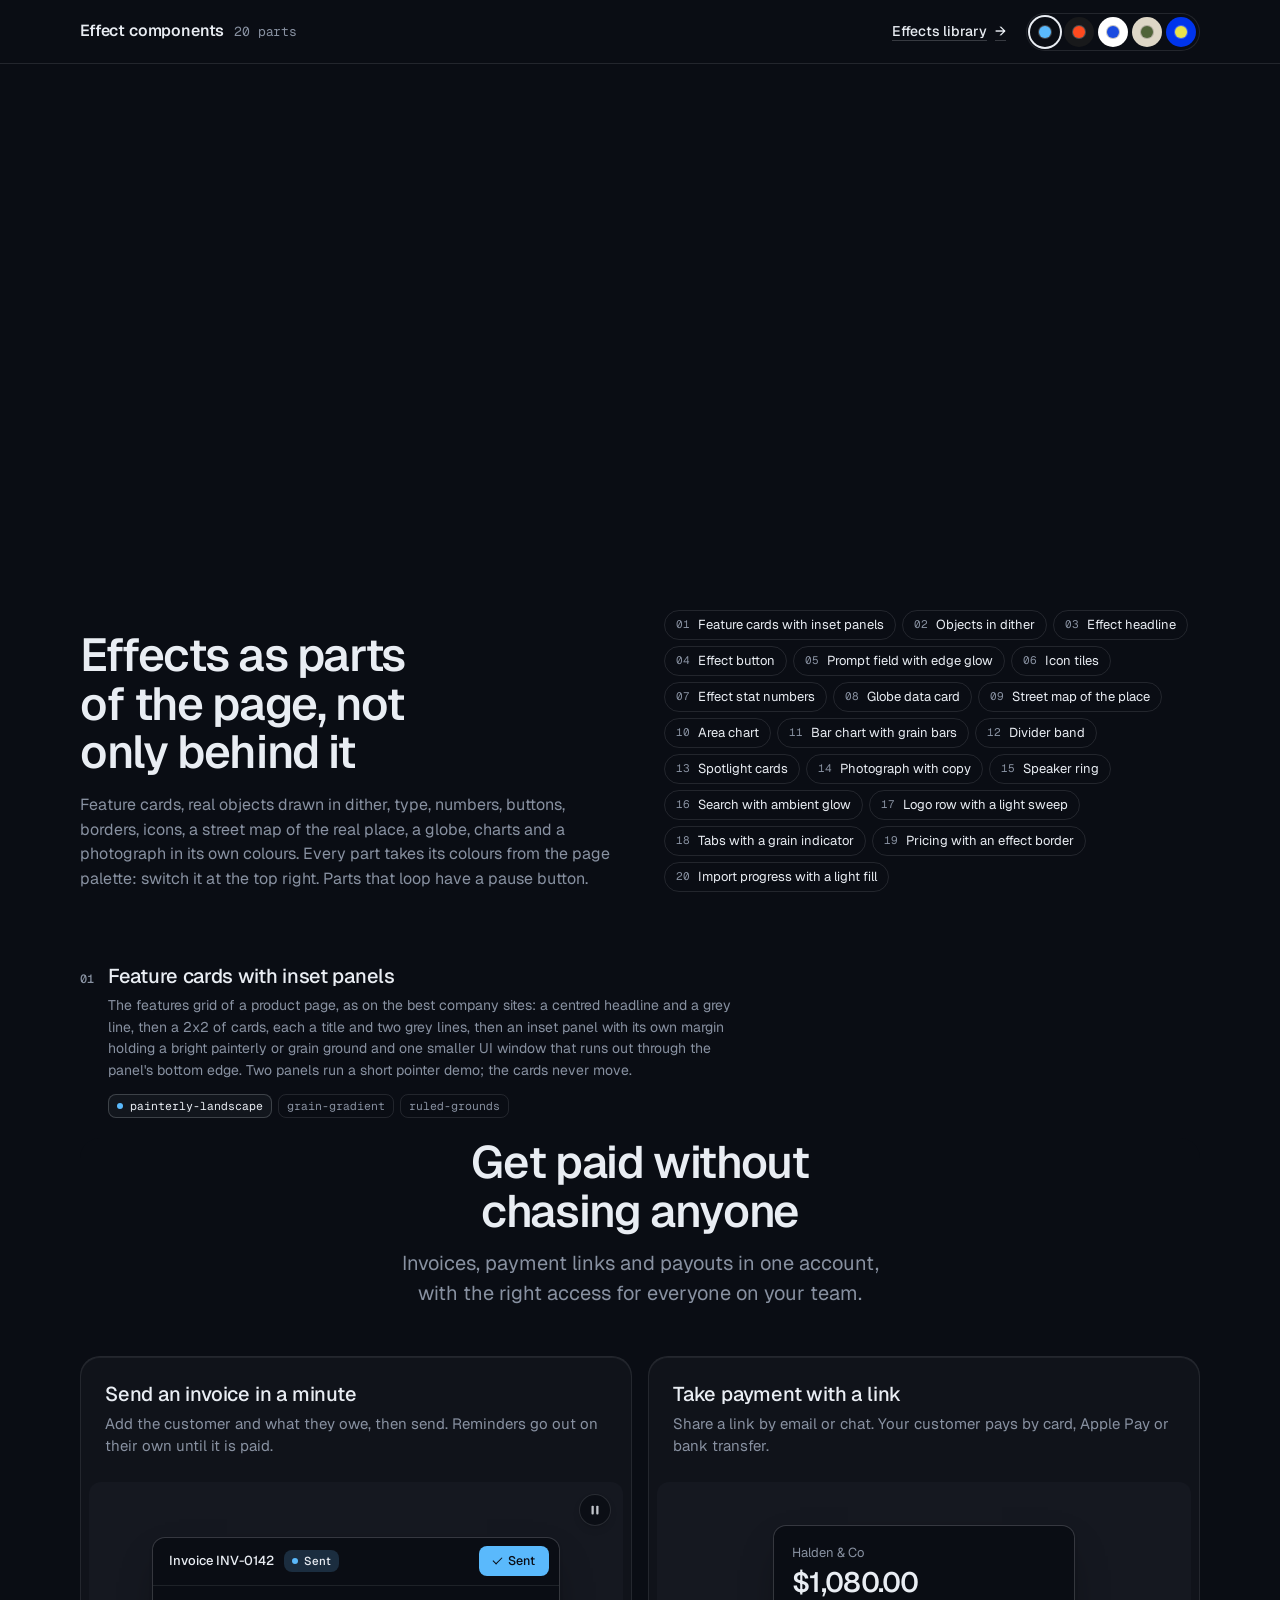
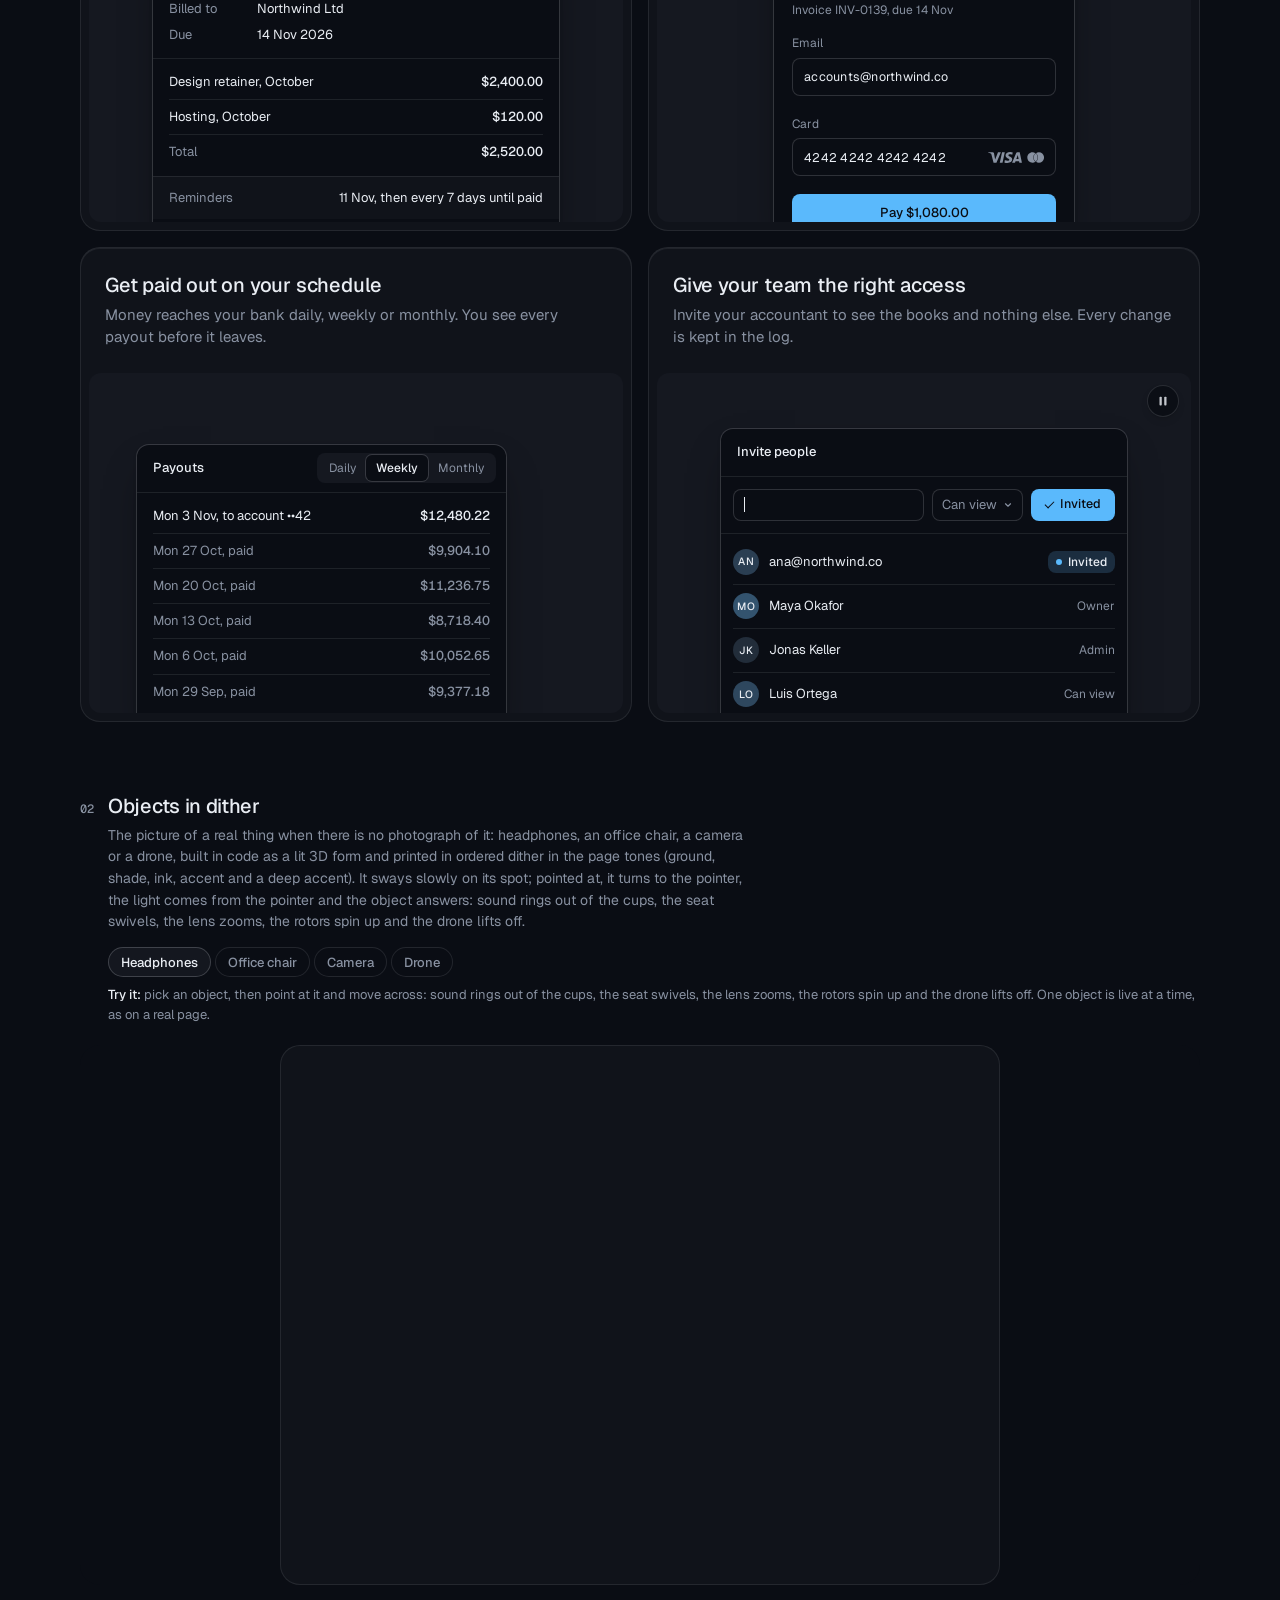
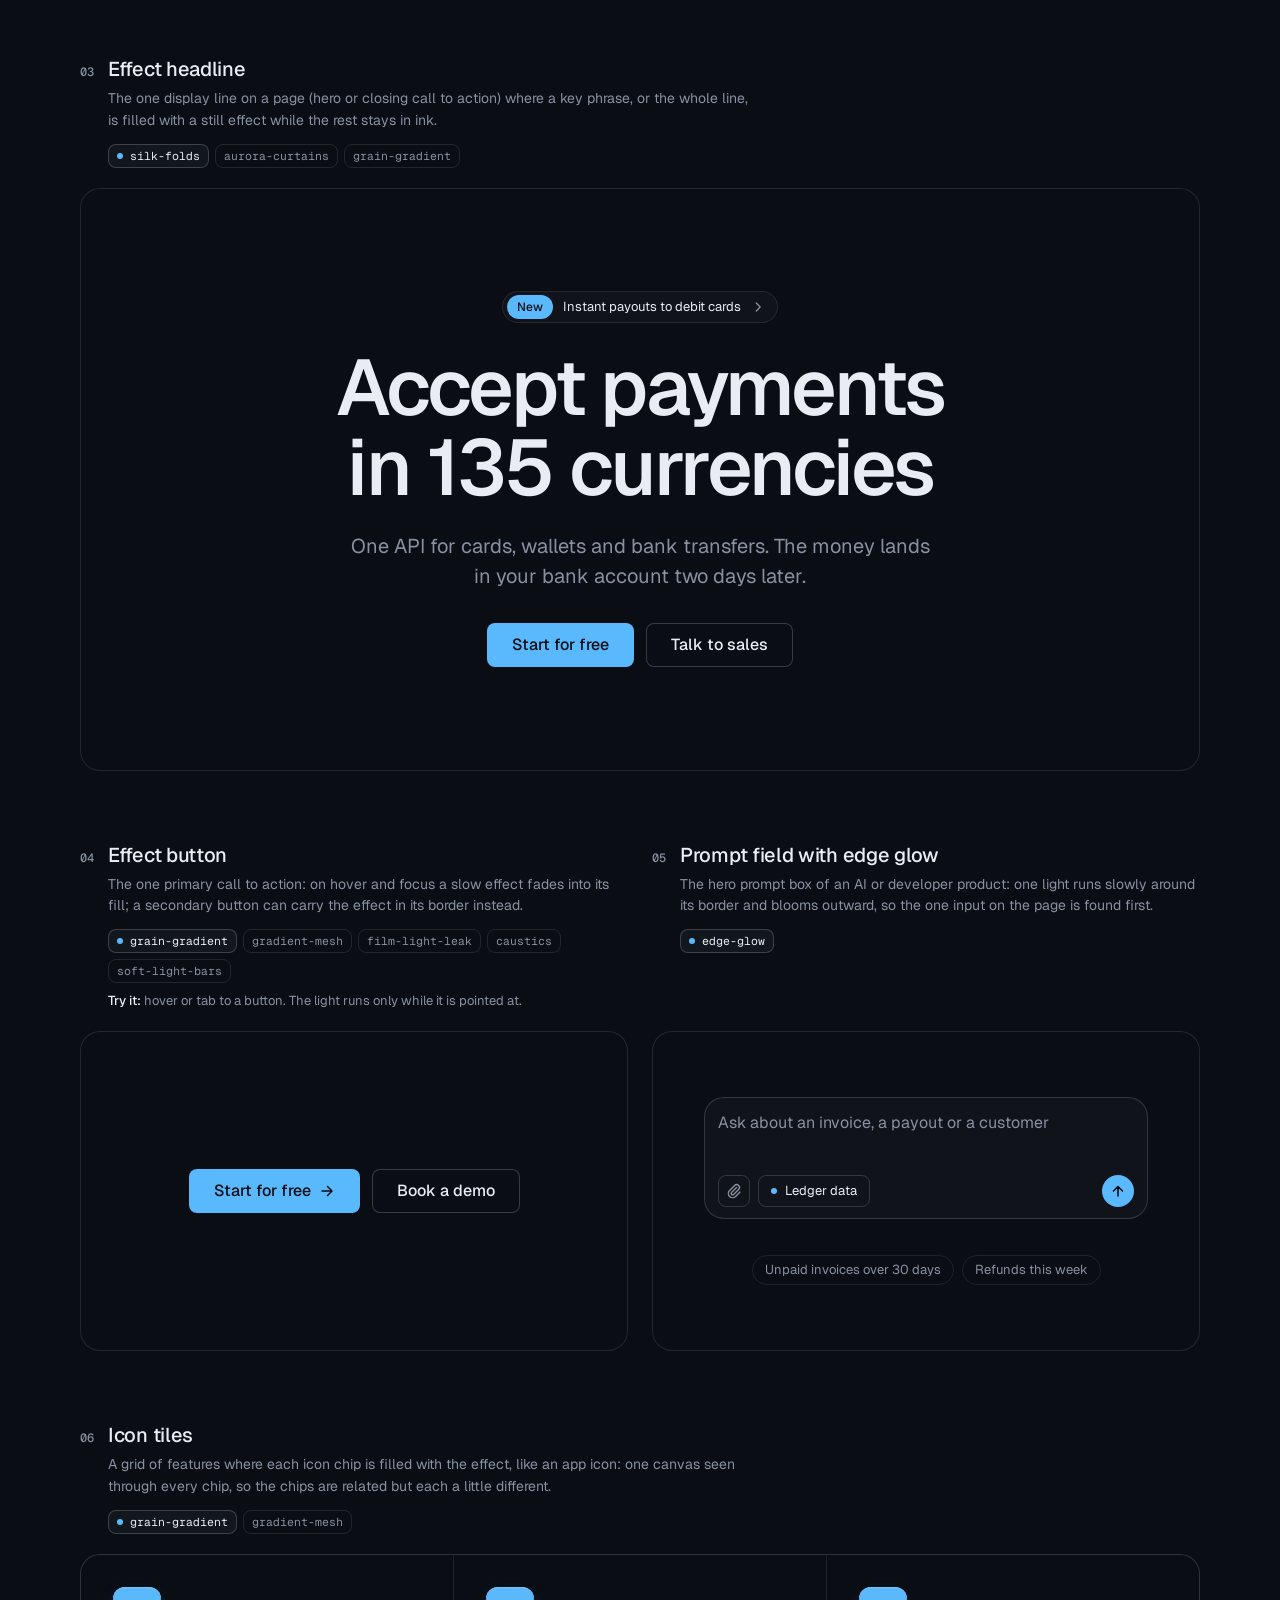
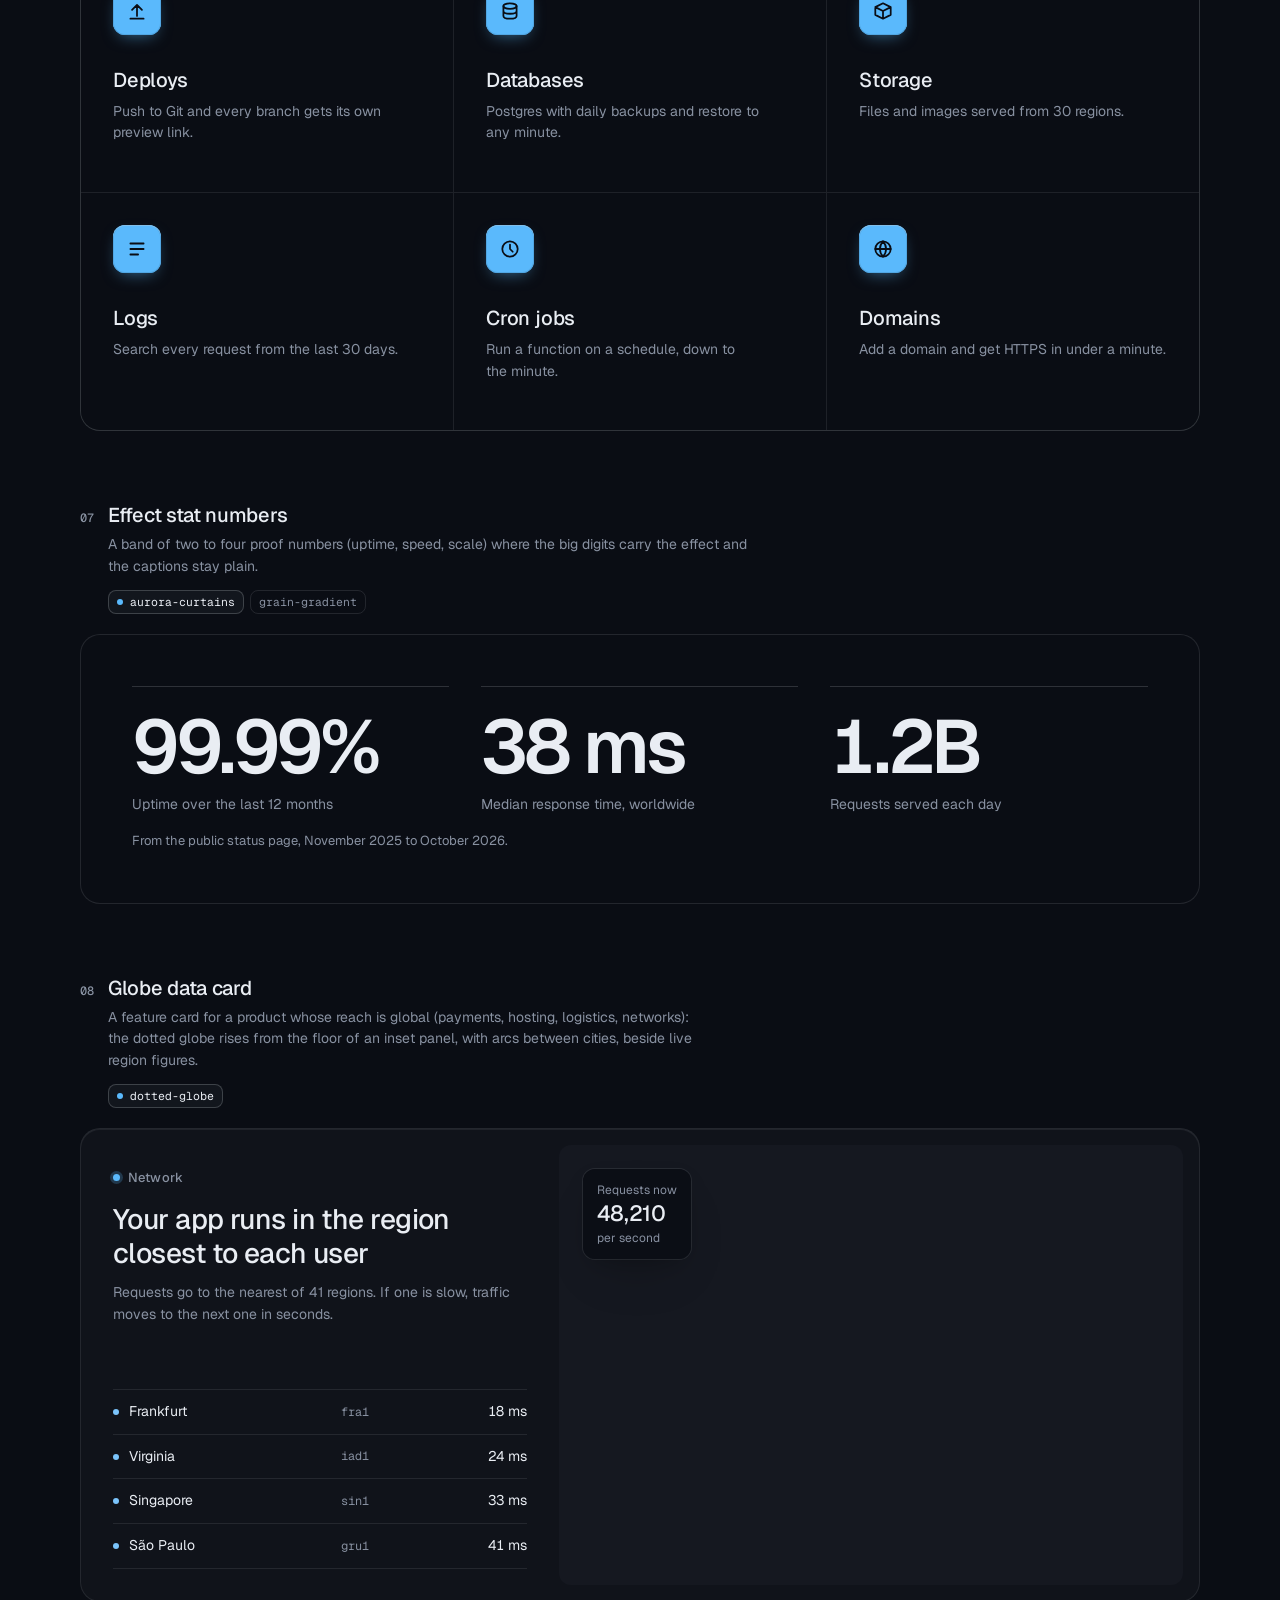
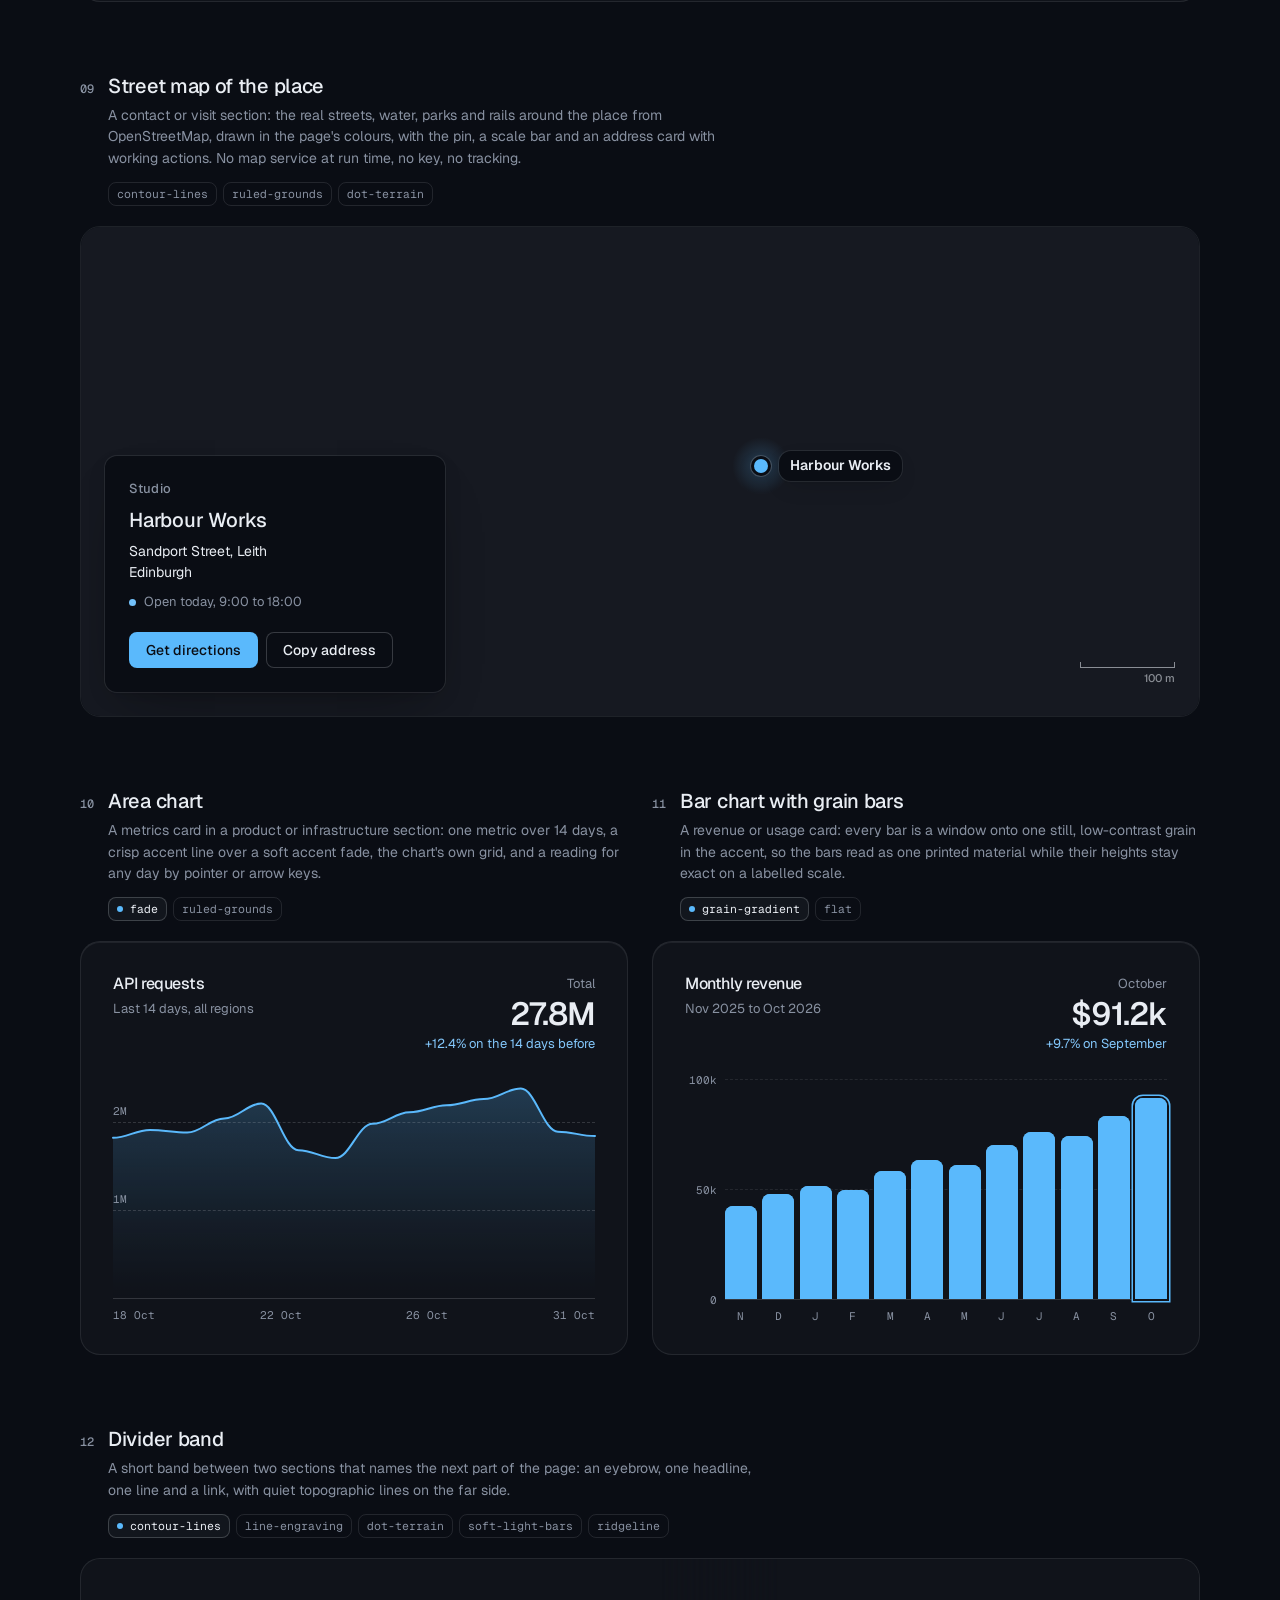
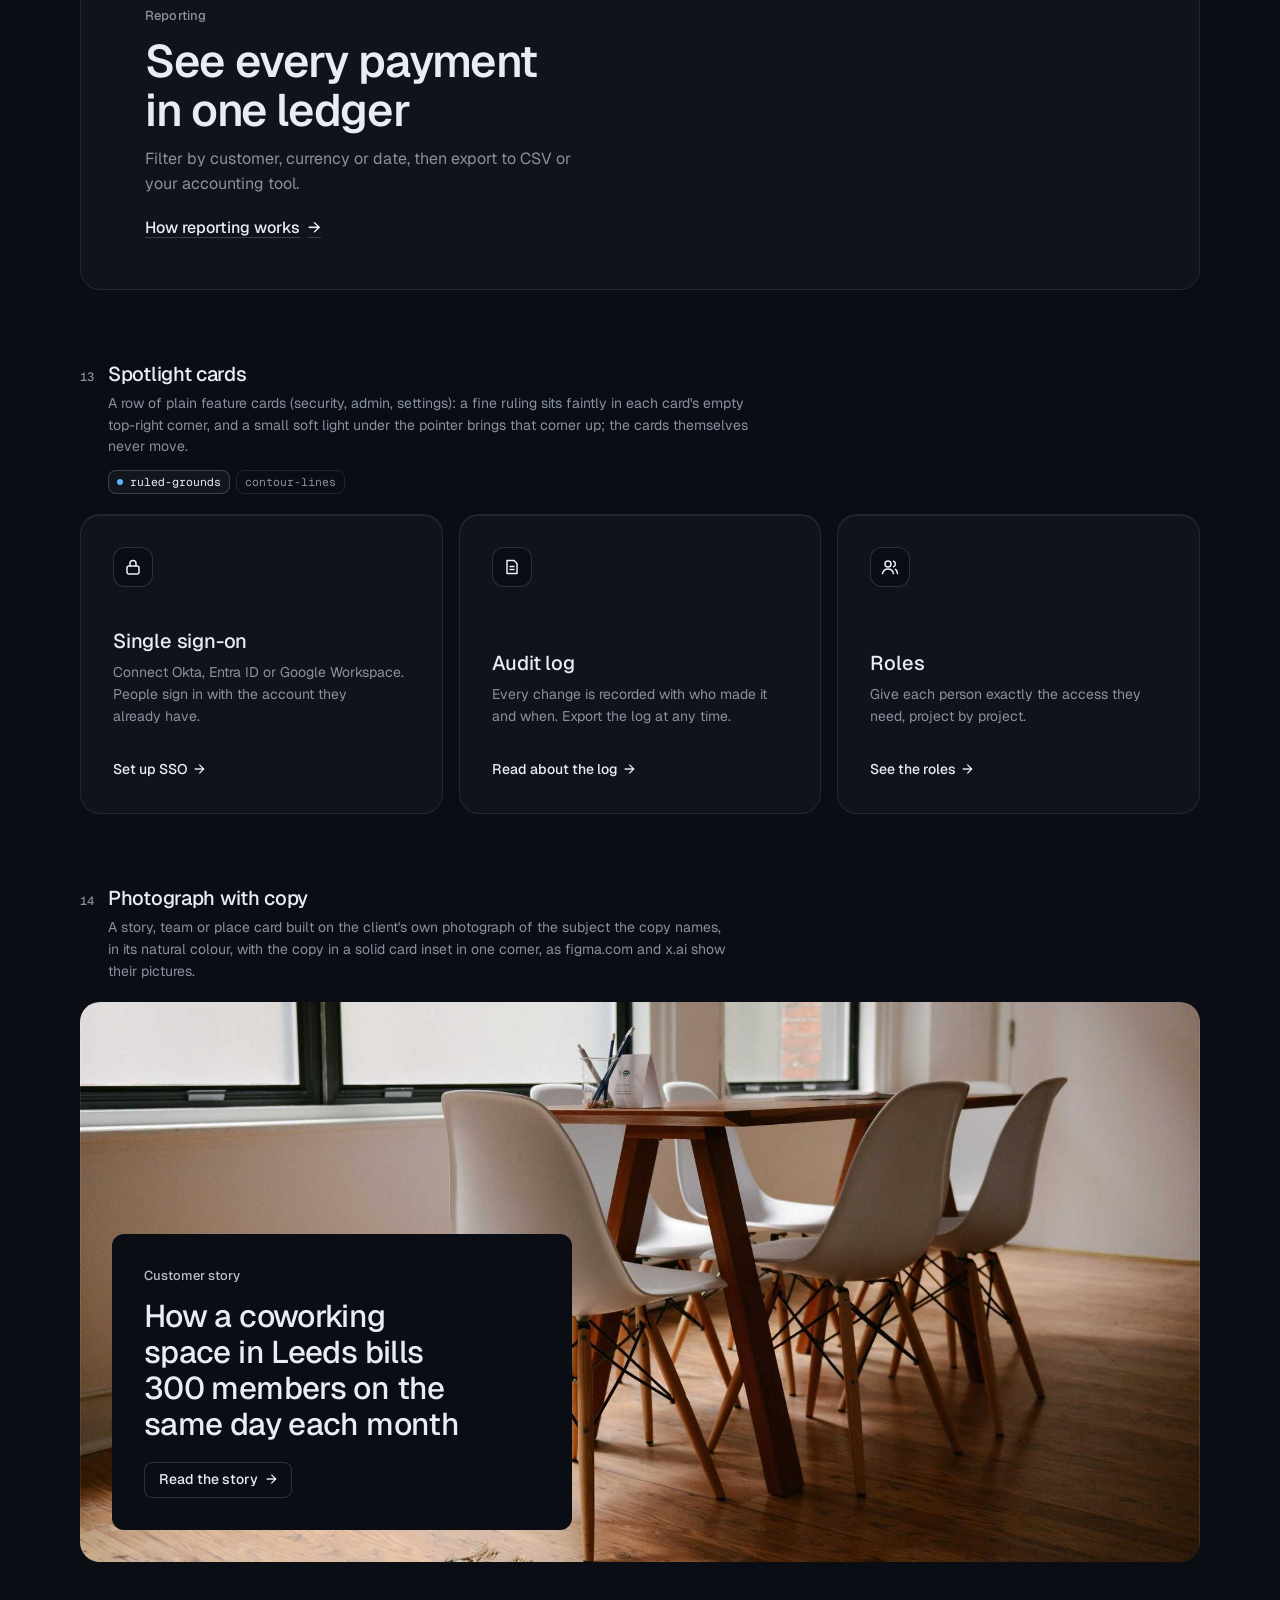
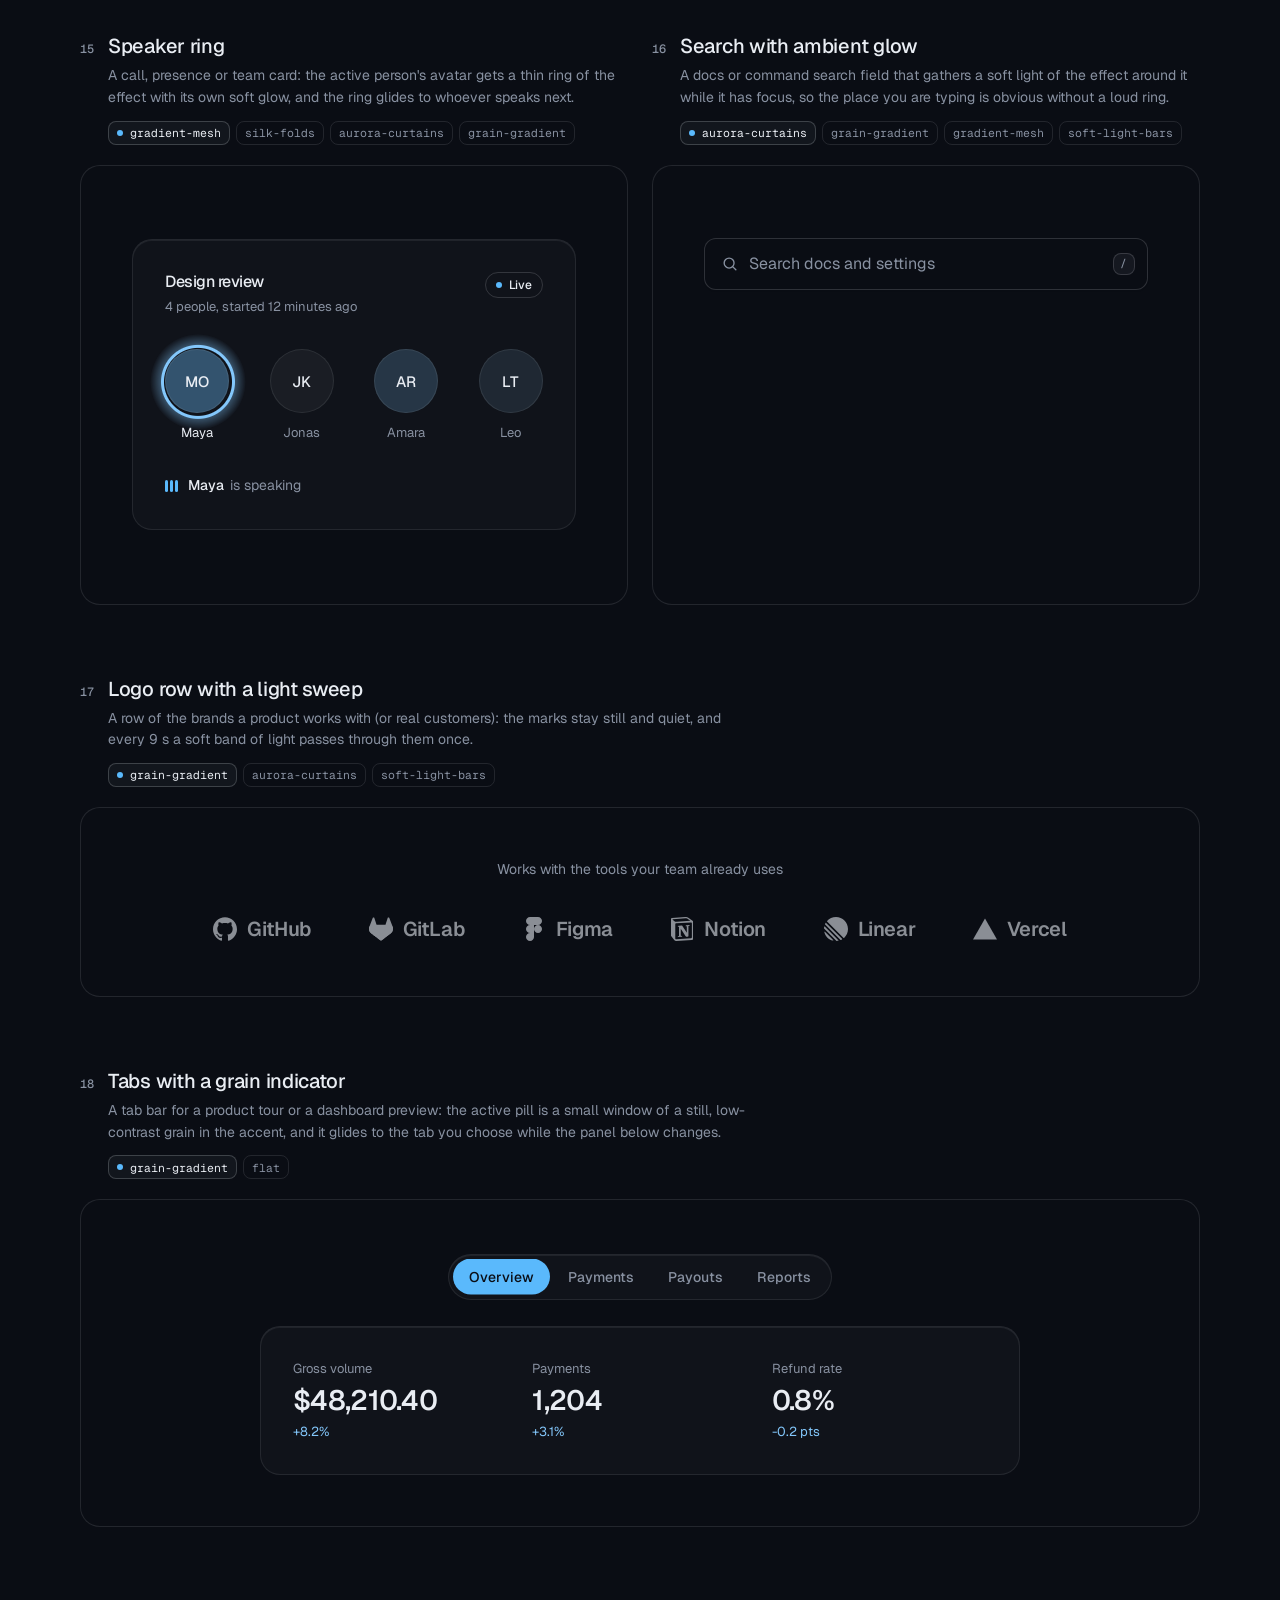
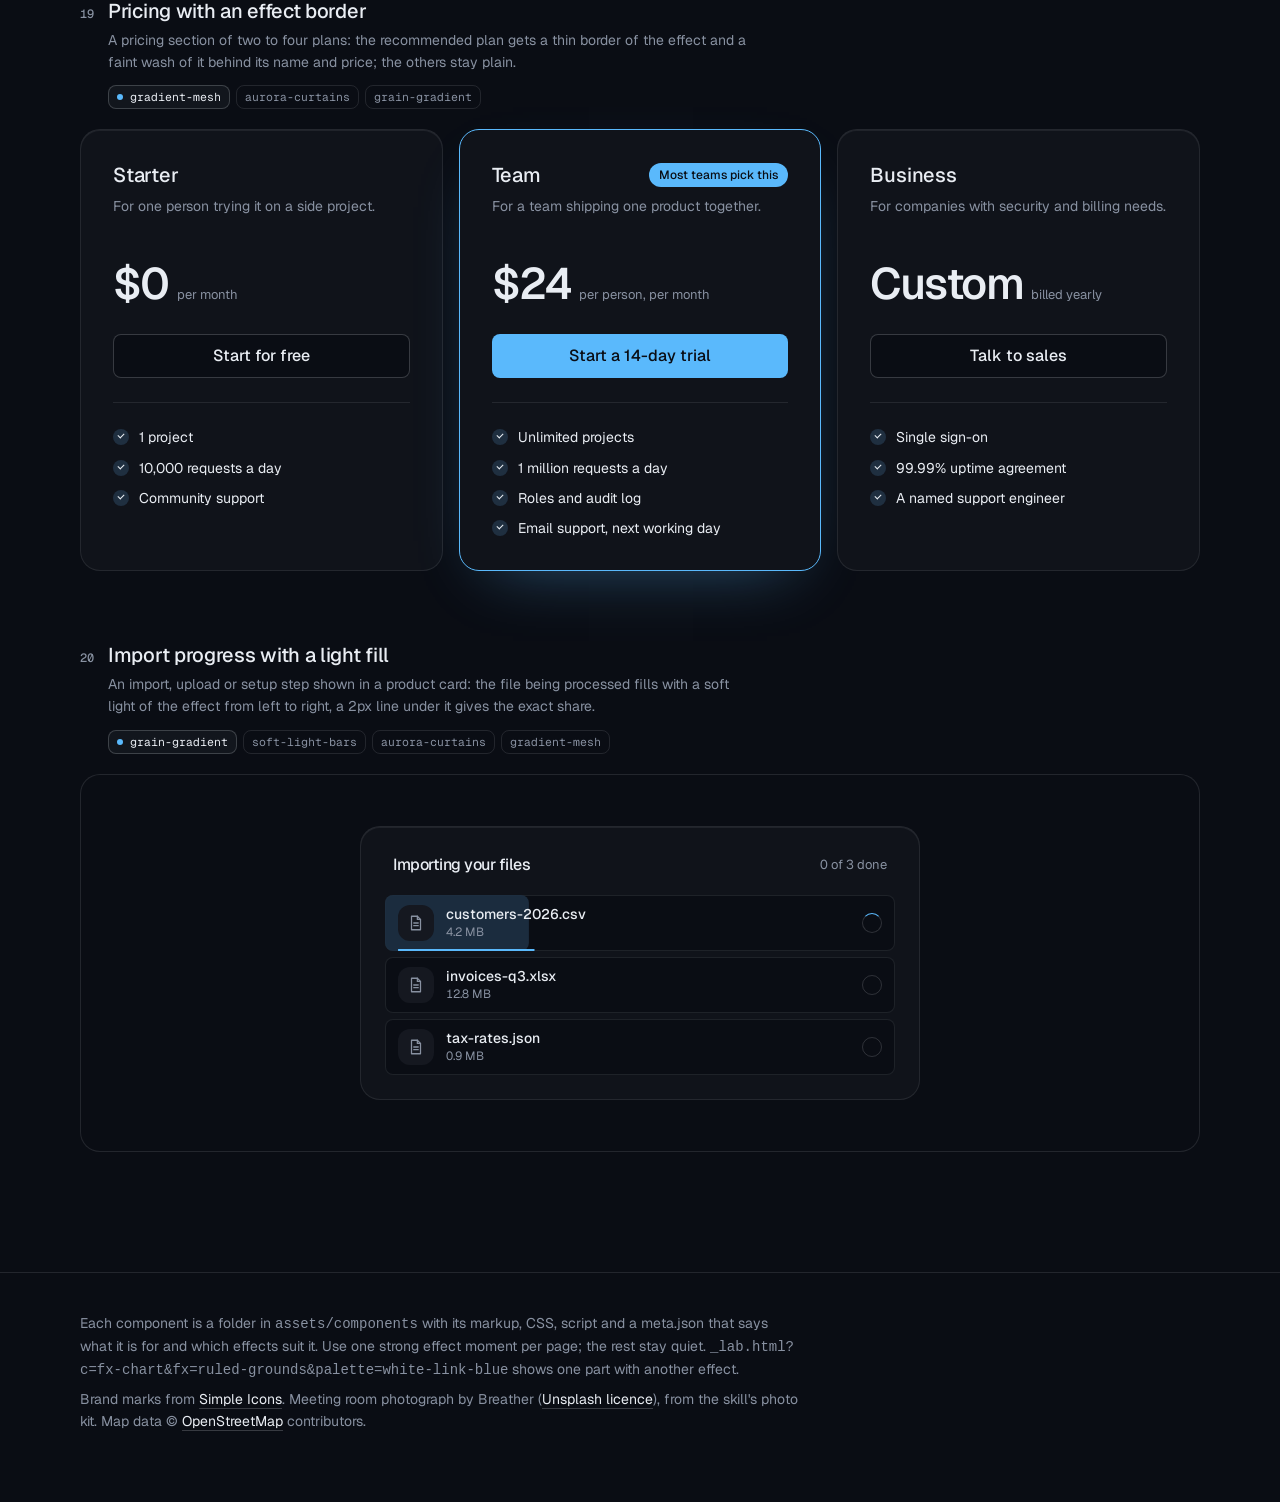
<file: .claude/skills/design-taste-frontend/assets/components/index.html>
<!doctype html>
<html lang="en" data-radius="soft">
<head>
<script>window.__tpGlMax = 16;   /* a gallery shows many live effects at once; a page of a site keeps the default 4 (fx.js) */</script>
<meta charset="utf-8">
<meta name="viewport" content="width=device-width, initial-scale=1">
<title>Effect components</title>
<link rel="preconnect" href="https://fonts.googleapis.com">
<link rel="preconnect" href="https://fonts.gstatic.com" crossorigin>
<link href="https://fonts.googleapis.com/css2?family=Geist:wght@100..900&family=Geist+Mono:wght@400..600&display=swap" rel="stylesheet">
<link rel="stylesheet" href="../system.css">
<link rel="stylesheet" href="./base.css">
<style>
  :root {
    --font-display: "Geist", system-ui, sans-serif;
    --font-text: "Geist", system-ui, sans-serif;
    --font-mono: "Geist Mono", ui-monospace, monospace;
    --display-weight: 560;
    --display-tracking: -0.03em;
    --container: 1200px;
  }
  body { min-height: 100vh; }
  .top {
    position: sticky; top: 0; z-index: 50; height: 64px; background: var(--bg);
    border-bottom: 1px solid var(--line);
  }
  .top .container { height: 100%; display: flex; align-items: center; justify-content: space-between; gap: 16px; }
  .brand { display: flex; align-items: center; gap: 10px; font-weight: 560; letter-spacing: -0.01em; }
  .brand small { font: 400 13px/1 var(--font-mono); color: var(--muted); }
  .top nav { display: flex; align-items: center; gap: 20px; }
  .top nav a.link { font-size: 14px; }
  .swatches { display: flex; gap: 4px; padding: 3px; border: 1px solid var(--line); border-radius: 999px; background: var(--bg); }
  .swatches button {
    width: 30px; height: 30px; border-radius: 999px; border: 0; padding: 0; cursor: pointer; position: relative;
    background: var(--sw-bg);
  }
  .swatches button::after {
    content: ""; position: absolute; inset: 9px; border-radius: 999px; background: var(--sw-accent);
    box-shadow: 0 0 0 1px color-mix(in oklab, var(--sw-ink) 25%, transparent);
  }
  .swatches button[aria-pressed="true"] { box-shadow: 0 0 0 2px var(--ink); }
  .swatches button:focus-visible { outline-offset: 3px; }

  .intro { padding-block: 64px 40px; display: grid; grid-template-columns: minmax(0, 6fr) minmax(0, 6fr); gap: 48px; align-items: end; }
  .intro h1 { font-size: clamp(34px, 2.2vw + 18px, 52px); line-height: 1.05; max-width: 15ch; }
  .intro p { margin-top: 16px; color: var(--muted); font-size: var(--t-body); line-height: 1.55; max-width: 52ch; }
  .index { display: flex; flex-wrap: wrap; gap: 6px; justify-content: flex-start; }
  @media (max-width: 1023px) { .intro { grid-template-columns: minmax(0, 1fr); gap: 28px; } }
  .index a {
    display: inline-flex; align-items: center; gap: 8px; height: 30px; padding: 0 11px; border-radius: 999px;
    border: 1px solid var(--line); font-size: 13px; color: var(--ink);
    transition: border-color var(--dur) var(--ease), background-color var(--dur) var(--ease);
  }
  .index a span { font-family: var(--font-mono); font-size: 11px; color: var(--muted); }
  .index a:hover { border-color: var(--line-strong); background: color-mix(in oklab, var(--ink) 4%, var(--bg)); }

  /* every part spans two rows of the list (its notes, its stage) as a subgrid, so the two parts of a
     half-width pair share one notes height and one stage height: their stages start and end level */
  .list { display: grid; grid-template-columns: repeat(2, minmax(0, 1fr)); column-gap: 24px; row-gap: 0; padding-bottom: 120px; }
  .sc { grid-column: 1 / -1; grid-row: span 2; display: grid; grid-template-rows: subgrid; row-gap: 20px; min-width: 0; scroll-margin-top: 88px; padding-top: 72px; }
  .sc:first-child { padding-top: 0; }
  .sc.is-half { grid-column: auto; }
  .sc.is-half .sc__stage:not(.is-center) { display: grid; }
  .sc__meta { display: grid; grid-template-columns: auto 1fr; column-gap: 14px; row-gap: 6px; align-items: baseline; align-content: start; }
  .sc__note { grid-column: 2; margin: 2px 0 0; font-size: 13px; color: var(--muted); }
  .sc__note::before { content: "Try it: "; color: var(--ink); font-weight: 500; }
  .sc__no { font: 500 12px/1 var(--font-mono); color: var(--muted); padding-top: 2px; }
  .sc__name { font: 500 20px/1.25 var(--font-text); letter-spacing: -0.015em; margin: 0; }
  .sc__for { grid-column: 2; color: var(--muted); font-size: 14px; line-height: 1.55; max-width: 72ch; margin: 0; }
  .sc__fx { grid-column: 2; display: flex; flex-wrap: wrap; gap: 6px; margin-top: 6px; }
  .sc__fx li {
    font: 400 11.5px/1 var(--font-mono); color: var(--muted); height: 24px; display: inline-flex; align-items: center;
    padding: 0 8px; border-radius: var(--r-sm); border: 1px solid var(--line);
  }
  .sc__fx li.is-on { color: var(--ink); border-color: var(--line-strong); background: color-mix(in oklab, var(--ink) 5%, var(--bg)); }
  .sc__fx li.is-on::before { content: ""; width: 6px; height: 6px; border-radius: 99px; background: var(--accent); margin-right: 7px; }
  .sc__stage {
    position: relative; min-width: 0; border: 1px solid var(--line); border-radius: var(--r-lg);
    padding: clamp(20px, 4vw, 56px); background: var(--bg);
  }
  .sc__stage.is-tall { padding-block: clamp(56px, 8vw, 120px); }
  .sc__stage.is-flush { padding: 0; border: 0; }
  .sc__stage.is-center { display: grid; place-items: center; min-height: 320px; }
  /* one object, at a size a page would give it */
  #fx-dither-object .sc__stage { display: grid; justify-items: center; }
  #fx-dither-object .cx-obj { width: min(100%, 720px); }
  .sc__pick { grid-column: 2; display: flex; flex-wrap: wrap; gap: 4px; margin-top: 8px; }
  .sc__pick button {
    height: 30px; padding: 0 12px; border-radius: 999px; border: 1px solid var(--line); background: var(--bg);
    font: 500 13px/1 var(--font-text); color: var(--muted); cursor: pointer;
  }
  .sc__pick button:hover { color: var(--ink); border-color: var(--line-strong); }
  .sc__pick button[aria-pressed="true"] { color: var(--ink); border-color: var(--line-strong); background: color-mix(in oklab, var(--ink) 6%, var(--bg)); }
  /* the search list opens below its field: leave it room inside the frame */
  #fx-search .sc__stage { min-height: 440px; place-items: start center; padding-top: 72px; }
  .sc__stage:empty::after { content: "Loading"; color: var(--muted); font-size: 13px; }

  .foot { border-top: 1px solid var(--line); padding: 40px 0 64px; color: var(--muted); font-size: 14px; }
  .foot p { max-width: 80ch; margin: 0 0 8px; }
  .foot a { color: var(--ink); text-decoration: underline; text-decoration-color: var(--line-strong); text-underline-offset: 4px; }

  @media (max-width: 899px) {
    .list { grid-template-columns: minmax(0, 1fr); }
    .sc.is-half { grid-column: 1 / -1; }
    .top nav a.link { display: none; }
  }
  @media (max-width: 639px) {
    .intro { padding-block: 48px 32px; }
    .sc { padding-top: 48px; }
    .sc__meta { grid-template-columns: 1fr; }
    .sc__no { display: none; }
    .sc__for, .sc__fx, .sc__note, .sc__pick { grid-column: 1; }
    .sc__stage.is-center { min-height: 240px; }
    .brand small { display: none; }
  }
</style>
</head>
<body>
<header class="top">
  <div class="container">
    <div class="brand">Effect components <small id="count"></small></div>
    <nav aria-label="Palette and links">
      <a class="link" href="../effects/gallery.html">Effects library</a>
      <div class="swatches" id="swatches" role="group" aria-label="Page palette"></div>
    </nav>
  </div>
</header>

<main>
  <section class="intro container">
    <div>
      <h1>Effects as parts of the page, not only behind it</h1>
      <p id="lede">Feature cards, real objects drawn in dither, type, numbers, buttons, borders, icons, a street map of the real place, a globe, charts and a photograph in its own colours. Every part takes its colours from the page palette: switch it at the top right. Parts that loop have a pause button.</p>
    </div>
    <nav class="index" id="index" aria-label="Components"></nav>
  </section>
  <div class="container list" id="list"></div>
</main>

<footer class="foot">
  <div class="container">
    <p>Each component is a folder in <code>assets/components</code> with its markup, CSS, script and a meta.json that says what it is for and which effects suit it. Use one strong effect moment per page; the rest stay quiet. <code>_lab.html?c=fx-chart&amp;fx=ruled-grounds&amp;palette=white-link-blue</code> shows one part with another effect.</p>
    <p>Brand marks from <a href="https://simpleicons.org/">Simple Icons</a>. Meeting room photograph by Breather (<a href="https://unsplash.com/photos/DEdM9Vs6s8w">Unsplash licence</a>), from the skill's photo kit. Map data © <a href="https://www.openstreetmap.org/copyright">OpenStreetMap</a> contributors.</p>
  </div>
</footer>

<script type="module">
  import fx from '../effects/fx.js';

  // component id, layout and stage style, in page order
  const COMPONENTS = [
    { id: 'fx-feature-card', stage: 'is-flush' },
    { id: 'fx-dither-object', stage: 'is-flush', note: 'pick an object, then point at it and move across: sound rings out of the cups, the seat swivels, the lens zooms, the rotors spin up and the drone lifts off. One object is live at a time, as on a real page.' },
    { id: 'fx-headline', stage: 'is-tall' },
    { id: 'fx-button', half: true, stage: 'is-center', note: 'hover or tab to a button. The light runs only while it is pointed at.' },
    { id: 'fx-prompt', half: true, stage: 'is-center' },
    { id: 'fx-icon-tiles', stage: 'is-flush' },
    { id: 'fx-stat' },
    { id: 'fx-globe', stage: 'is-flush' },
    { id: 'fx-map', stage: 'is-flush' },
    { id: 'fx-chart', half: true, stage: 'is-flush' },
    { id: 'fx-bars', half: true, stage: 'is-flush' },
    { id: 'fx-band', stage: 'is-flush' },
    { id: 'fx-spotlight', stage: 'is-flush' },
    { id: 'fx-photo', stage: 'is-flush' },
    { id: 'fx-avatar', half: true, stage: 'is-center' },
    { id: 'fx-search', half: true, stage: 'is-center' },
    { id: 'fx-logos' },
    { id: 'fx-tabs' },
    { id: 'fx-pricing', stage: 'is-flush' },
    { id: 'fx-progress', stage: 'is-center' },
  ];

  const PALETTES = [
    { id: 'blue-black-cornflower', name: 'Night, cornflower', bg: '#0a0d14', surface: '#131824', ink: '#e9edf3', muted: '#8891a1', accent: '#5ab9fc', accentInk: '#0a0d14' },
    { id: 'graphite-safety-orange', name: 'Graphite, orange', bg: '#18191b', surface: '#222427', ink: '#eff0f1', muted: '#9c9ea3', accent: '#ff4a1f', accentInk: '#18191b' },
    { id: 'white-link-blue', name: 'White, blue', bg: '#ffffff', surface: '#f4f4f4', ink: '#111111', muted: '#6b6b6b', accent: '#1a4be0', accentInk: '#ffffff' },
    { id: 'moss-sand', name: 'Sand, moss', bg: '#ddd6c6', surface: '#d2cab8', ink: '#2a2a26', muted: '#59574e', accent: '#4f6238', accentInk: '#ffffff' },
    { id: 'cobalt-field', name: 'Cobalt field', bg: '#0034eb', surface: '#002fd6', ink: '#ffffff', muted: '#dfe4f2', accent: '#e9e34a', accentInk: '#111111' },
  ];

  const q = new URLSearchParams(location.search);
  if (q.has('time')) fx.setClock(+q.get('time'));
  if (q.has('fallback')) fx.config.forceFallback = true;
  const only = q.get('only') ? q.get('only').split(',') : null;
  const list = document.getElementById('list');
  const index = document.getElementById('index');
  const swatches = document.getElementById('swatches');

  /*
    The budget: a laptop's integrated GPU shares its memory with everything else, so this page never
    holds more than 4 live WebGL contexts. A part is started when it comes near the viewport and
    destroyed when it leaves it; still parts draw once and free their context; fx.js frees any idle
    off-screen context past 4. liveGL() counts the contexts that are open right now.
  */
  fx.config.maxLive = 4;
  const contexts = new Set();
  let peakGL = 0;
  const getContext = HTMLCanvasElement.prototype.getContext;
  HTMLCanvasElement.prototype.getContext = function (type, ...rest) {
    const c = getContext.call(this, type, ...rest);
    if (c && /webgl/i.test(type) && !contexts.has(c)) { contexts.add(c); peakGL = Math.max(peakGL, liveGL()); }
    return c;
  };
  function liveGL() {
    for (const c of contexts) if (c.isContextLost()) contexts.delete(c);
    return contexts.size;
  }

  // the dither object: one live at a time, switched here (a real page shows one object)
  const OBJECTS = {
    headphones: ['Headphones', 'Over-ear, wireless'],
    chair: ['Office chair', 'Swivel seat on five castors'],
    camera: ['Camera', 'Mirrorless, with a zoom lens'],
    drone: ['Drone', 'Four rotors and a camera'],
  };
  let object = OBJECTS[q.get('object')] ? q.get('object') : 'headphones';
  // print (ordered dither, the default) or studio (a smooth shaded render: no picker until it is anti-aliased; ?render=studio)
  let render = q.get('render') === 'studio' ? 'studio' : 'print';

  function applyPalette(p) {
    const c = fx.color;
    const action = c.contrast(p.accent, p.bg) >= 2.2 ? p.accent : p.ink;
    const actionInk = action === p.accent ? p.accentInk : p.bg;
    const s = document.documentElement.style;
    const set = (k, v) => s.setProperty(k, v);
    set('--p-bg', p.bg); set('--p-surface', p.surface); set('--p-ink', p.ink); set('--p-muted', p.muted);
    set('--p-accent', p.accent); set('--p-accent-ink', p.accentInk); set('--p-action', action); set('--p-action-ink', actionInk);
    document.documentElement.style.colorScheme = c.isDark(p.bg) ? 'dark' : 'light';
    for (const b of swatches.children) b.setAttribute('aria-pressed', String(b.dataset.id === p.id));
  }

  async function load(entry) {
    const base = `./${entry.id}/`;
    const [meta, html, mod] = await Promise.all([
      fetch(base + 'meta.json').then(r => (r.ok ? r.json() : null)),
      fetch(base + 'component.html').then(r => (r.ok ? r.text() : null)),
      import(base + 'component.js').catch(err => { console.warn(entry.id, err); return null; }),
    ]).catch(() => [null, null, null]);
    if (!meta || !html || !mod) return null;
    const link = document.createElement('link');
    link.rel = 'stylesheet';
    link.href = base + 'component.css';
    document.head.append(link);
    await new Promise(r => { link.onload = link.onerror = r; });
    return { ...entry, meta, html, mod };
  }

  function section(e, n) {
    const s = document.createElement('section');
    s.className = 'sc' + (e.half ? ' is-half' : '');
    s.id = e.id;
    const fxList = (e.meta.effects || []).map(id => `<li class="${id === e.meta.default ? 'is-on' : ''}">${id}</li>`).join('');
    const pick = e.id === 'fx-dither-object'
      ? `<div class="sc__pick" role="group" aria-label="Object">${Object.keys(OBJECTS).map(k => `<button type="button" data-object="${k}" aria-pressed="${k === object}">${OBJECTS[k][0]}</button>`).join('')}</div>`
      : '';
    s.innerHTML = `
      <div class="sc__meta">
        <span class="sc__no">${String(n).padStart(2, '0')}</span>
        <h2 class="sc__name">${e.meta.name}</h2>
        <p class="sc__for">${e.meta.for}</p>
        ${fxList ? `<ul class="sc__fx" aria-label="Effects that suit it">${fxList}</ul>` : ''}
        ${pick}
        ${e.note ? `<p class="sc__note">${e.note}</p>` : ''}
      </div>
      <div class="sc__stage ${e.stage || ''}"></div>`;
    return s;
  }

  // the markup is placed at once (the page keeps its full height); the scripts run only near the viewport
  function markup(e) {
    const stage = e.section.querySelector('.sc__stage');
    stage.innerHTML = e.html;
    if (e.id === 'fx-dither-object') {
      const fig = stage.querySelector('.cx-obj');
      fig.dataset.cxObject = object;
      if (render === 'studio') fig.dataset.cxRender = 'studio'; else delete fig.dataset.cxRender;
      fig.querySelector('.cx-obj__stage').removeAttribute('aria-label');
    }
    return stage;
  }
  function start(e) {
    if (e.ctrl) return;
    const stage = markup(e);
    try { e.ctrl = e.mod.default(stage.firstElementChild || stage) || { destroy() {} }; } catch (err) { console.error(e.id, err); e.ctrl = { destroy() {} }; }
  }
  function stop(e) {
    if (!e.ctrl) return;
    try { e.ctrl.destroy?.(); } catch (err) { console.warn(e.id, err); }
    fx.unmountAll(e.section);
    e.ctrl = null;
  }

  function setPalette(p, entries) {
    entries.forEach(stop);
    applyPalette(p);
    try { localStorage.setItem('cx-palette', p.id); } catch (_) {}
    requestAnimationFrame(() => entries.forEach(e => (e.near ? start(e) : markup(e))));
  }

  let saved = null;
  try { saved = localStorage.getItem('cx-palette'); } catch (_) {}
  const first = PALETTES.find(p => p.id === q.get('palette')) || PALETTES.find(p => p.id === saved) || PALETTES[0];
  for (const p of PALETTES) {
    const b = document.createElement('button');
    b.type = 'button';
    b.dataset.id = p.id;
    b.title = p.name;
    b.setAttribute('aria-label', p.name);
    b.style.setProperty('--sw-bg', p.bg);
    b.style.setProperty('--sw-accent', p.accent);
    b.style.setProperty('--sw-ink', p.ink);
    swatches.append(b);
  }
  applyPalette(first);

  const wanted = COMPONENTS.filter(c => !only || only.includes(c.id));
  const entries = (await Promise.all(wanted.map(load))).filter(Boolean);
  document.getElementById('count').textContent = `${entries.length} parts`;
  entries.forEach((e, i) => {
    e.section = section(e, i + 1);
    list.append(e.section);
    markup(e);
    const a = document.createElement('a');
    a.href = '#' + e.id;
    a.innerHTML = `<span>${String(i + 1).padStart(2, '0')}</span>${e.meta.name}`;
    index.append(a);
  });
  await document.fonts.ready;
  const near = new IntersectionObserver(seen => {
    for (const en of seen) {
      const e = entries.find(x => x.section === en.target);
      if (!e) continue;
      e.near = en.isIntersecting;
      if (e.near) start(e); else stop(e);
    }
  }, { rootMargin: '10% 0px' });
  entries.forEach(e => near.observe(e.section));
  setTimeout(() => { document.documentElement.dataset.ready = '1'; }, 1500);

  swatches.addEventListener('click', ev => {
    const b = ev.target.closest('button');
    if (!b) return;
    const p = PALETTES.find(x => x.id === b.dataset.id);
    if (p) setPalette(p, entries);
  });
  list.addEventListener('click', ev => {
    const b = ev.target.closest('[data-object], [data-render]');
    if (!b || !(OBJECTS[b.dataset.object] || b.dataset.render)) return;
    if (b.dataset.render) render = b.dataset.render; else object = b.dataset.object;
    b.parentElement.querySelectorAll('button').forEach(x => x.setAttribute('aria-pressed', String(x === b)));
    const e = entries.find(x => x.id === 'fx-dither-object');
    stop(e);
    if (e.near) start(e); else markup(e);
  });
  window.__cx = {
    entries,
    setPalette: id => setPalette(PALETTES.find(p => p.id === id), entries),
    setObject: k => list.querySelector(`[data-object="${k}"]`)?.click(),
    gl: () => ({ live: liveGL(), peak: peakGL, started: entries.filter(e => e.ctrl).map(e => e.id) }),
  };
</script>

</body>
</html>
</file>
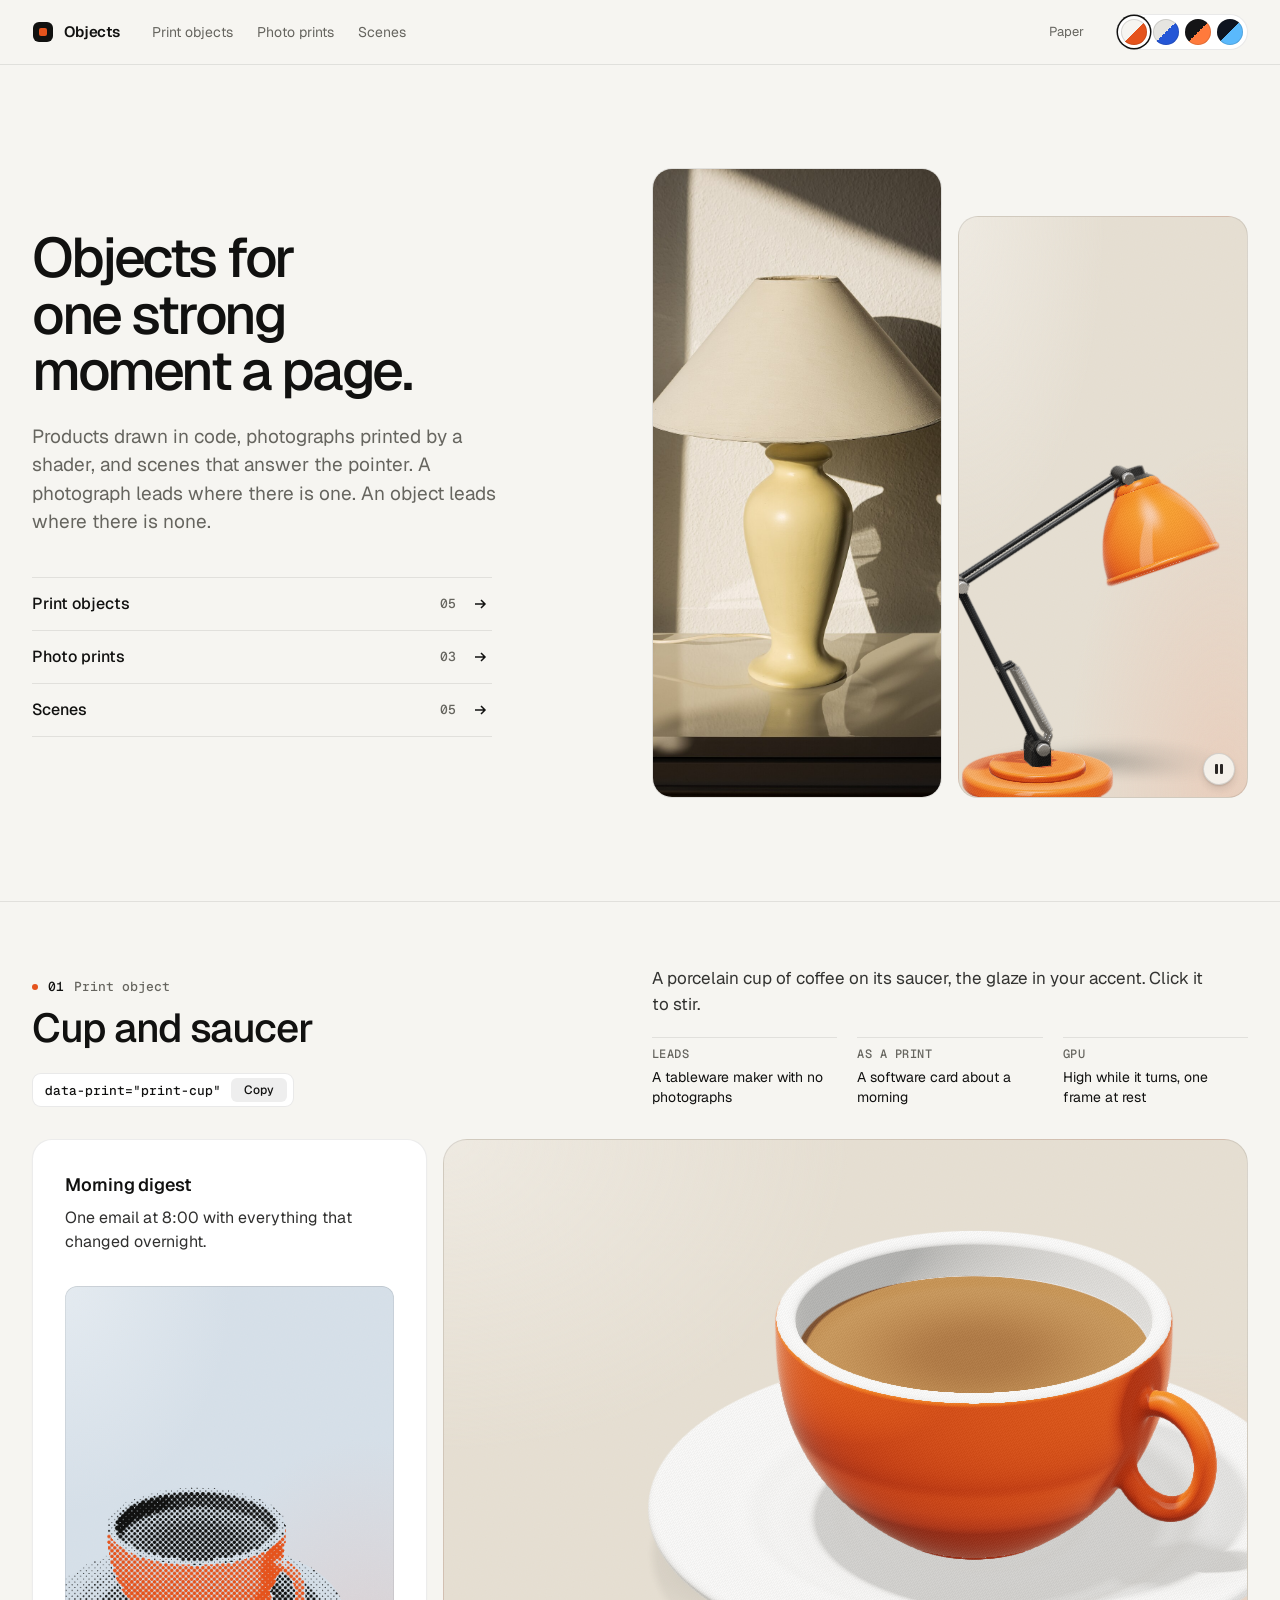
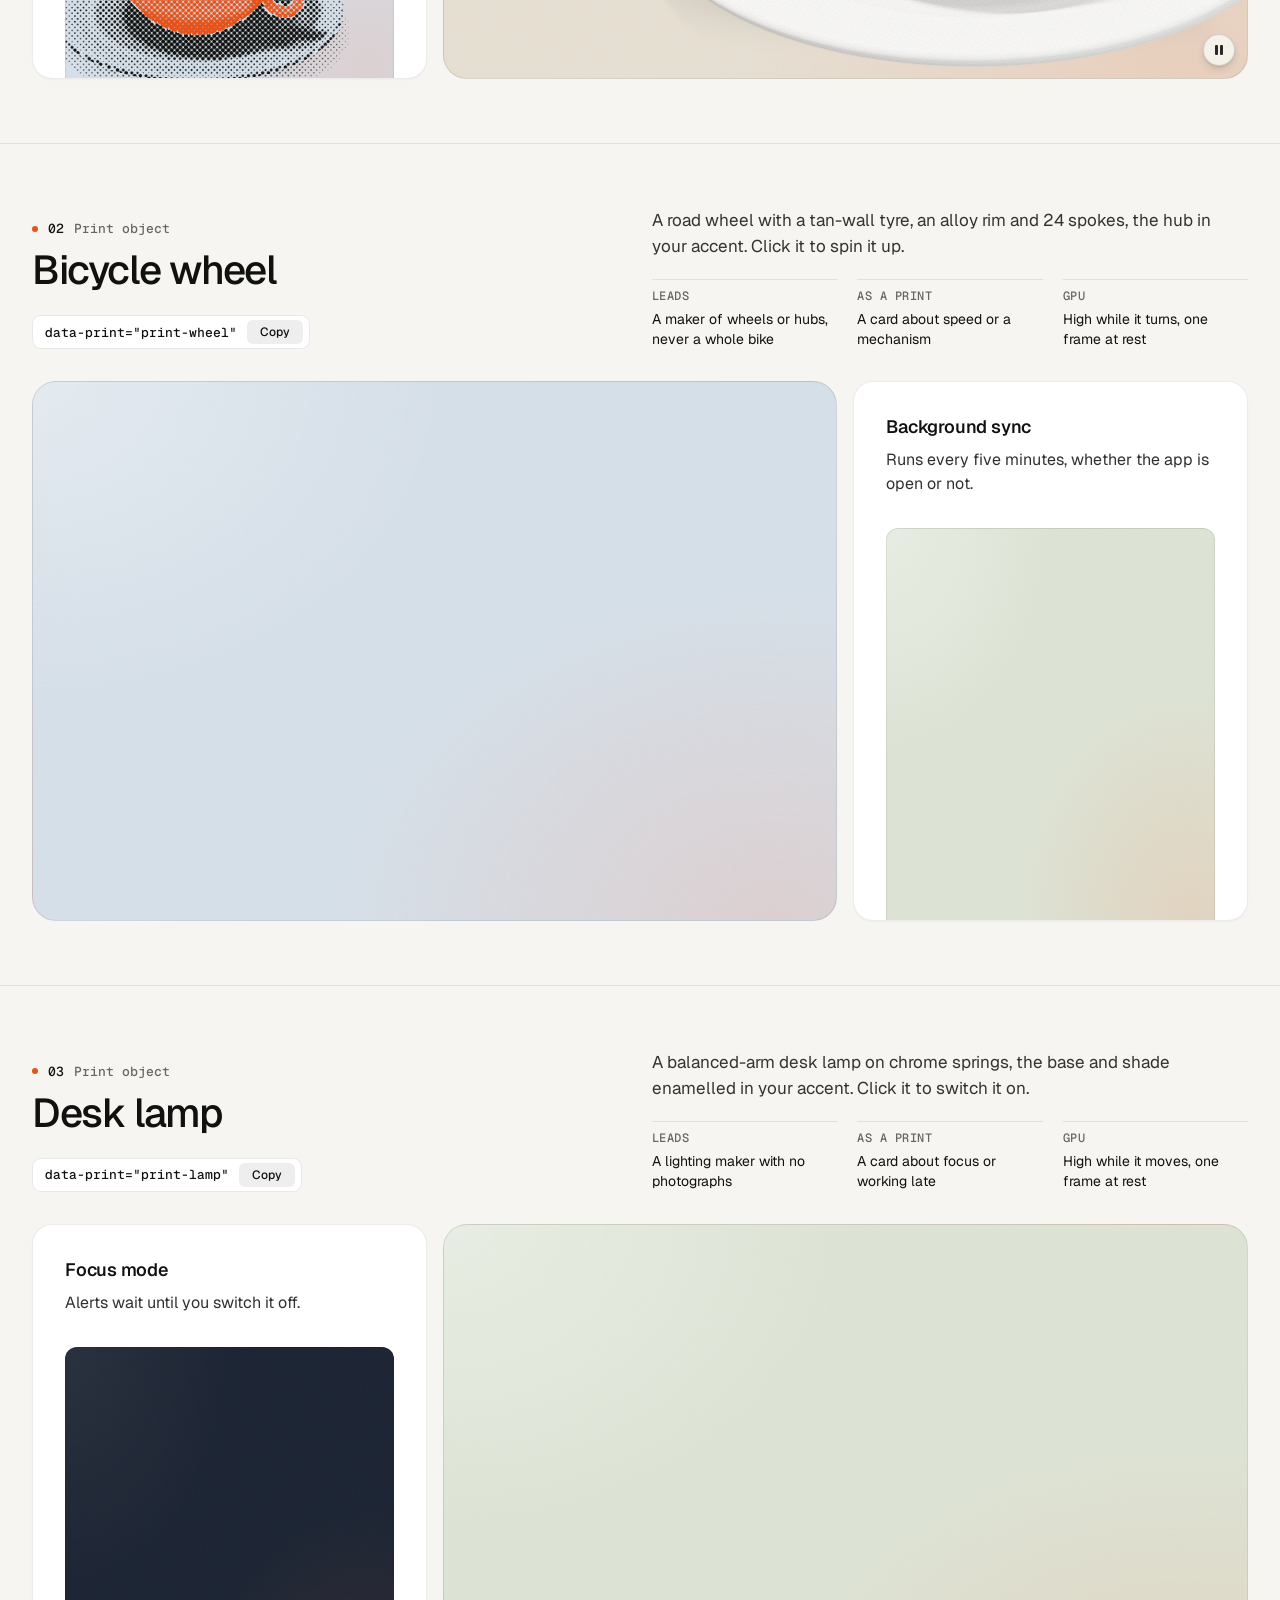
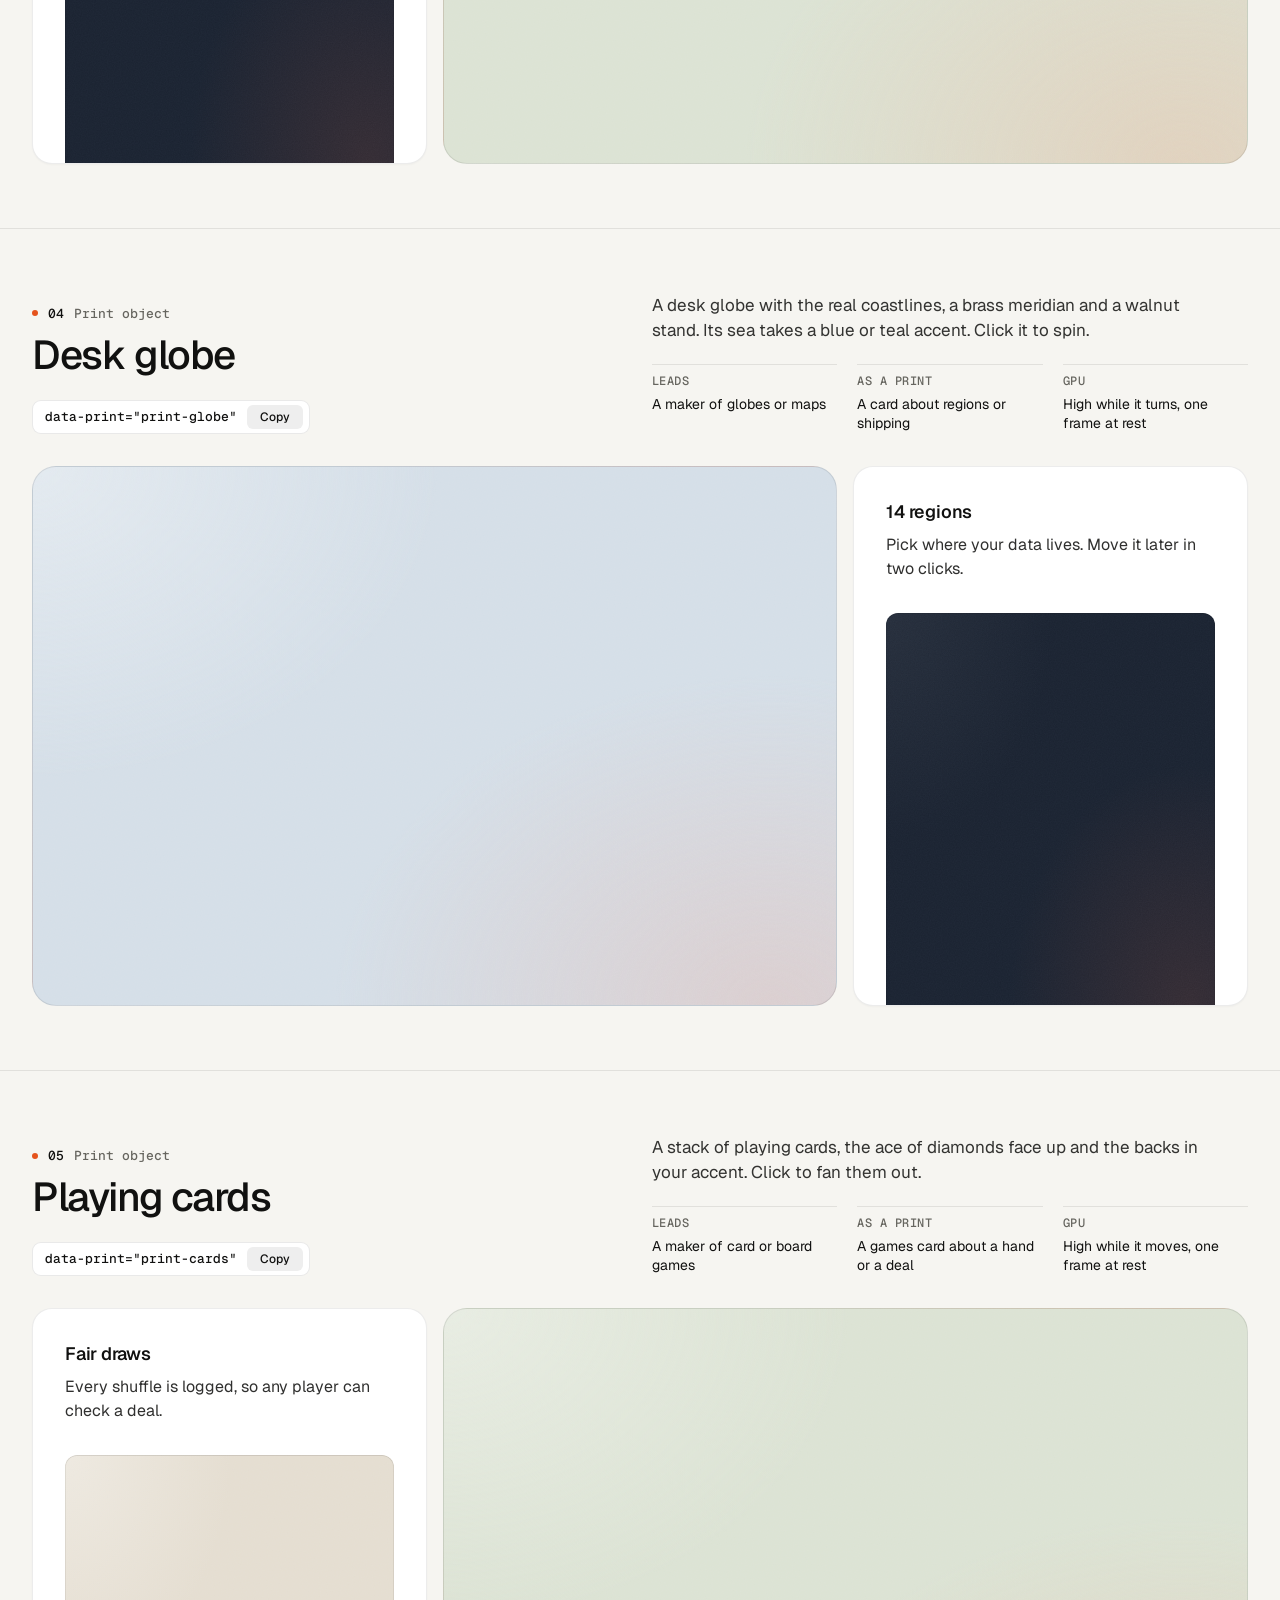
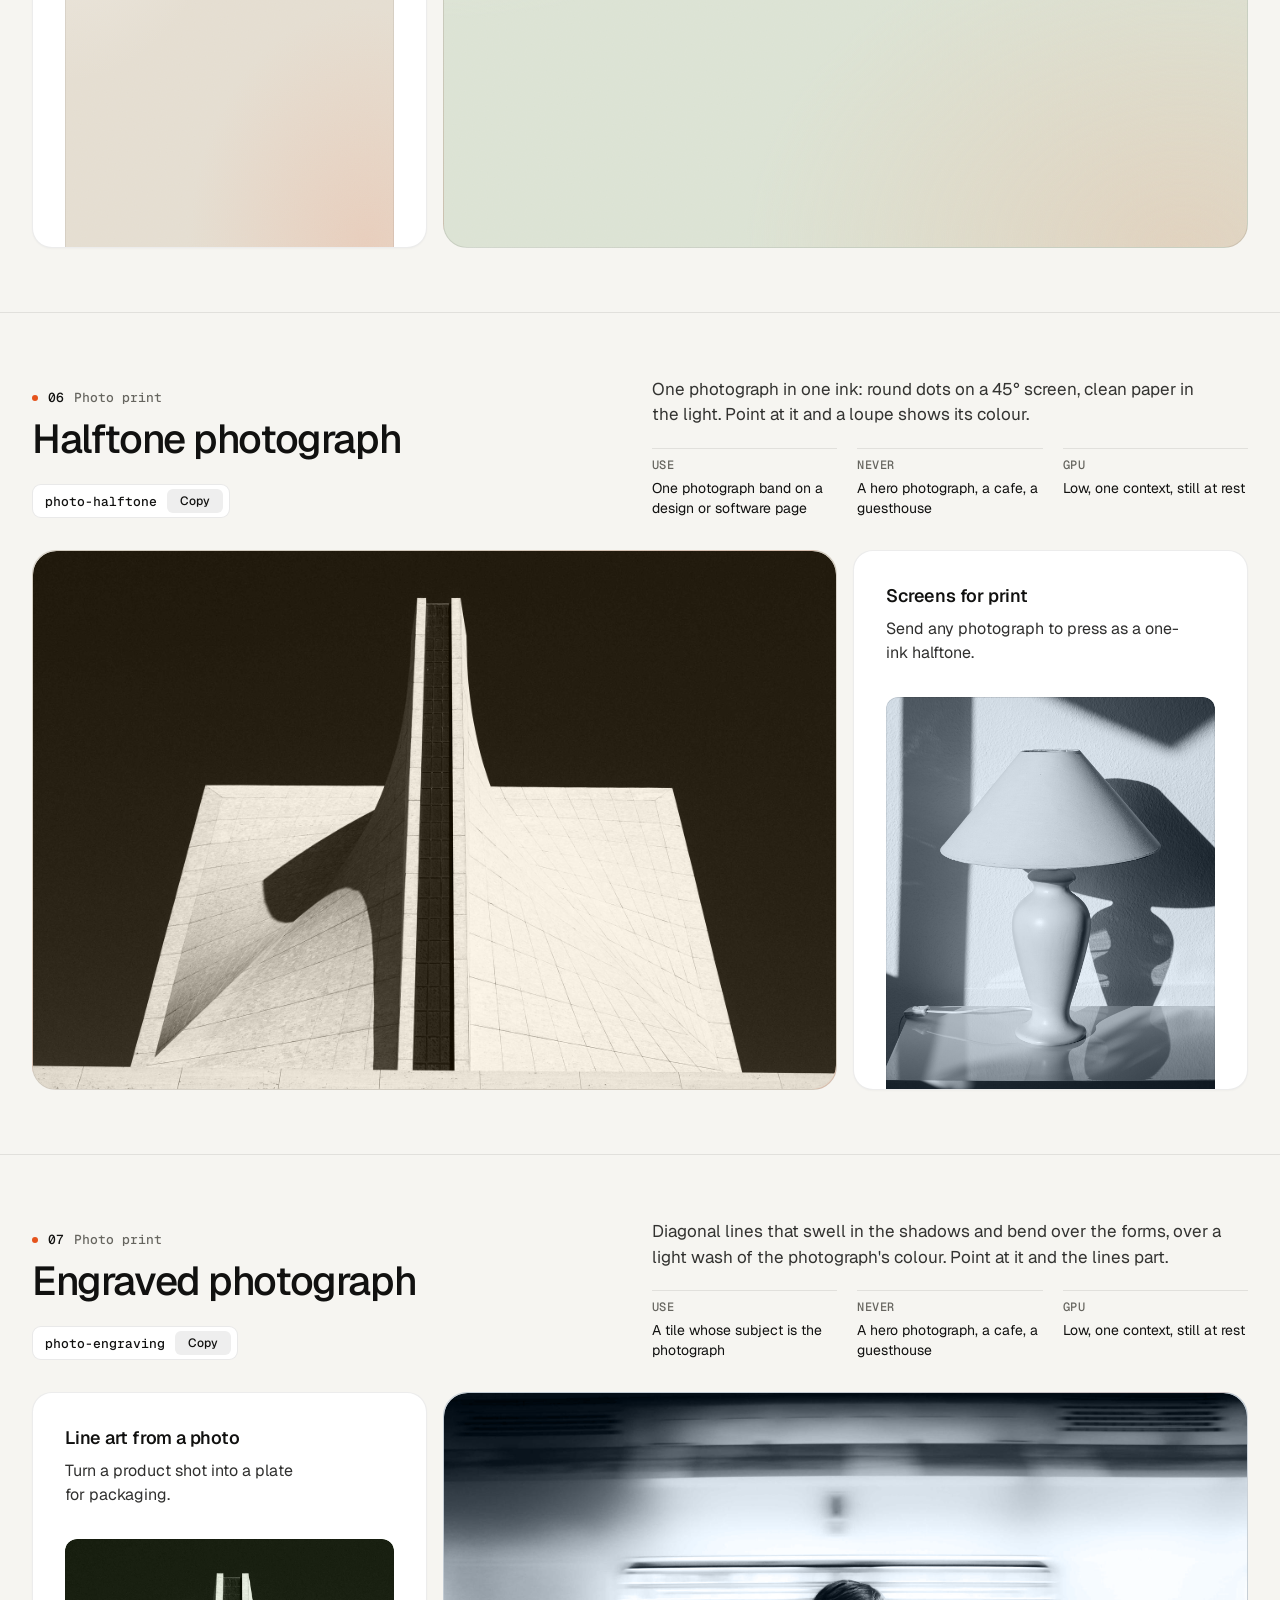
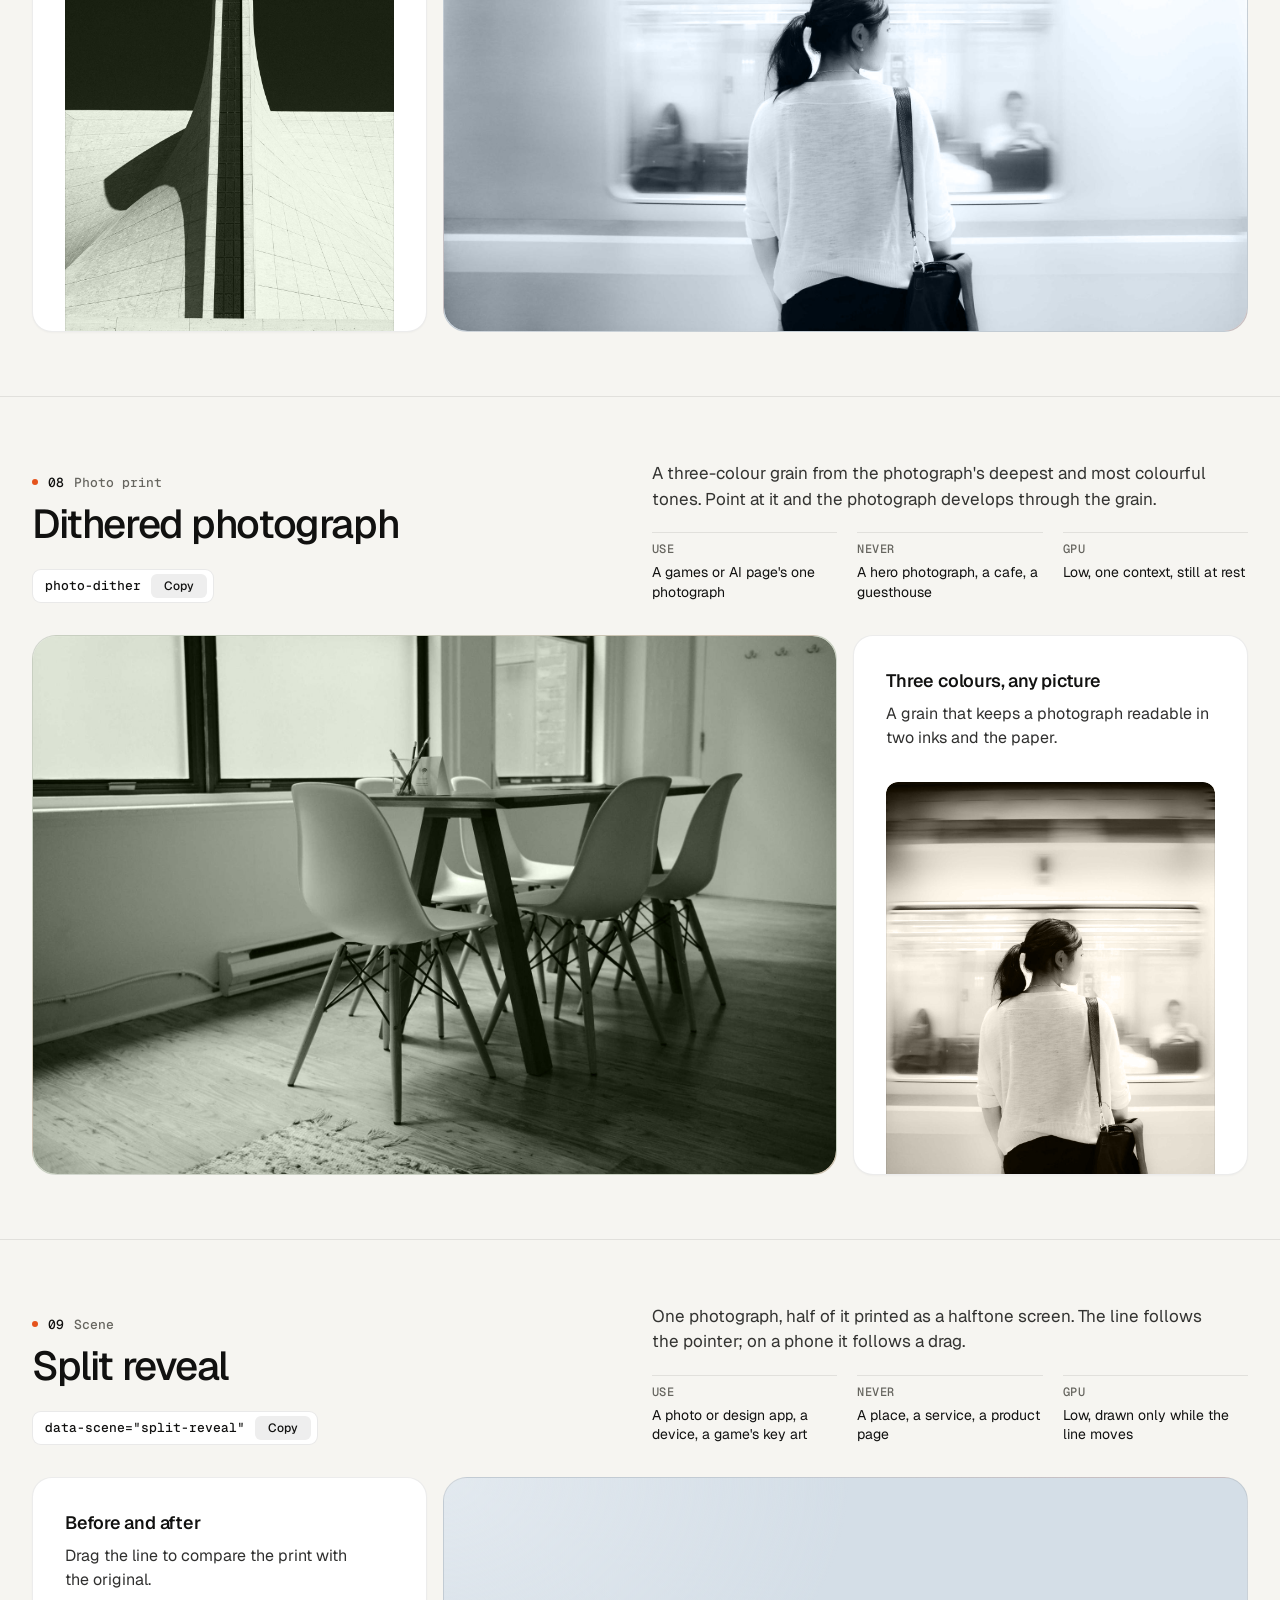
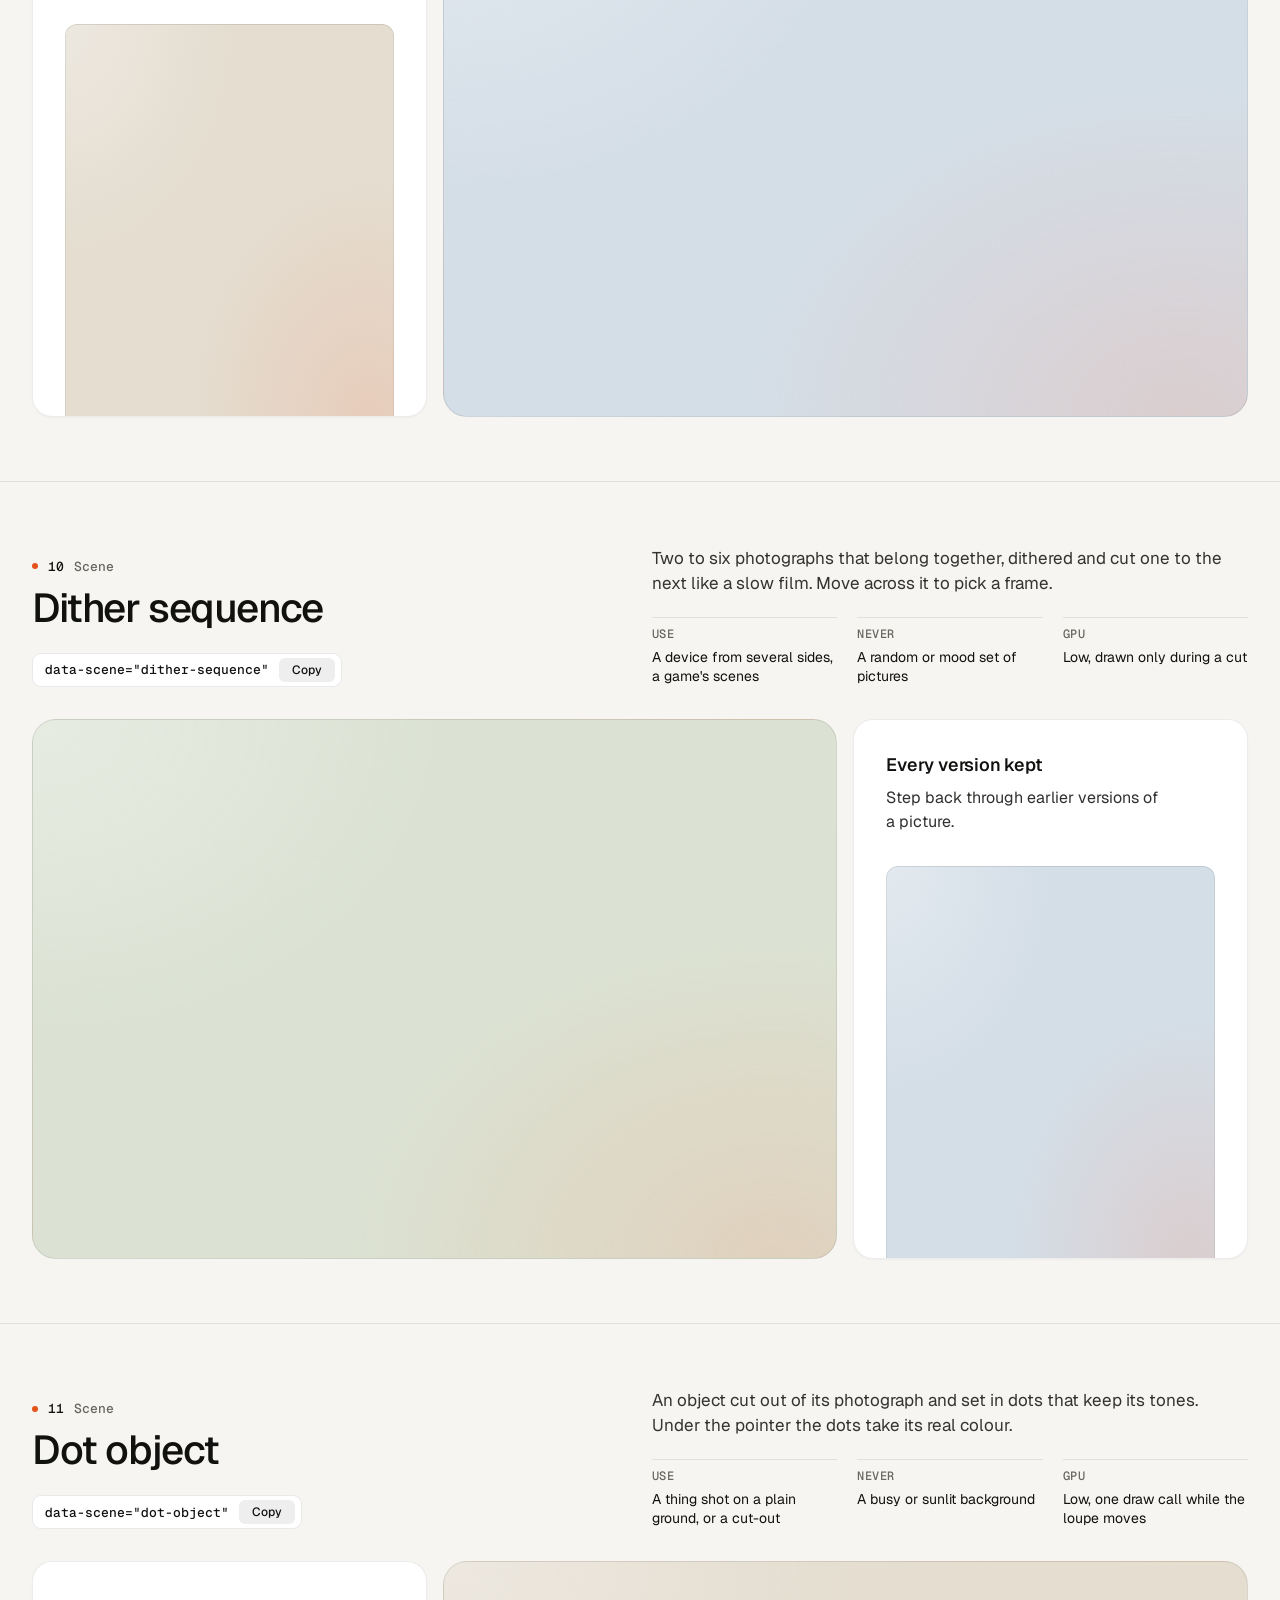
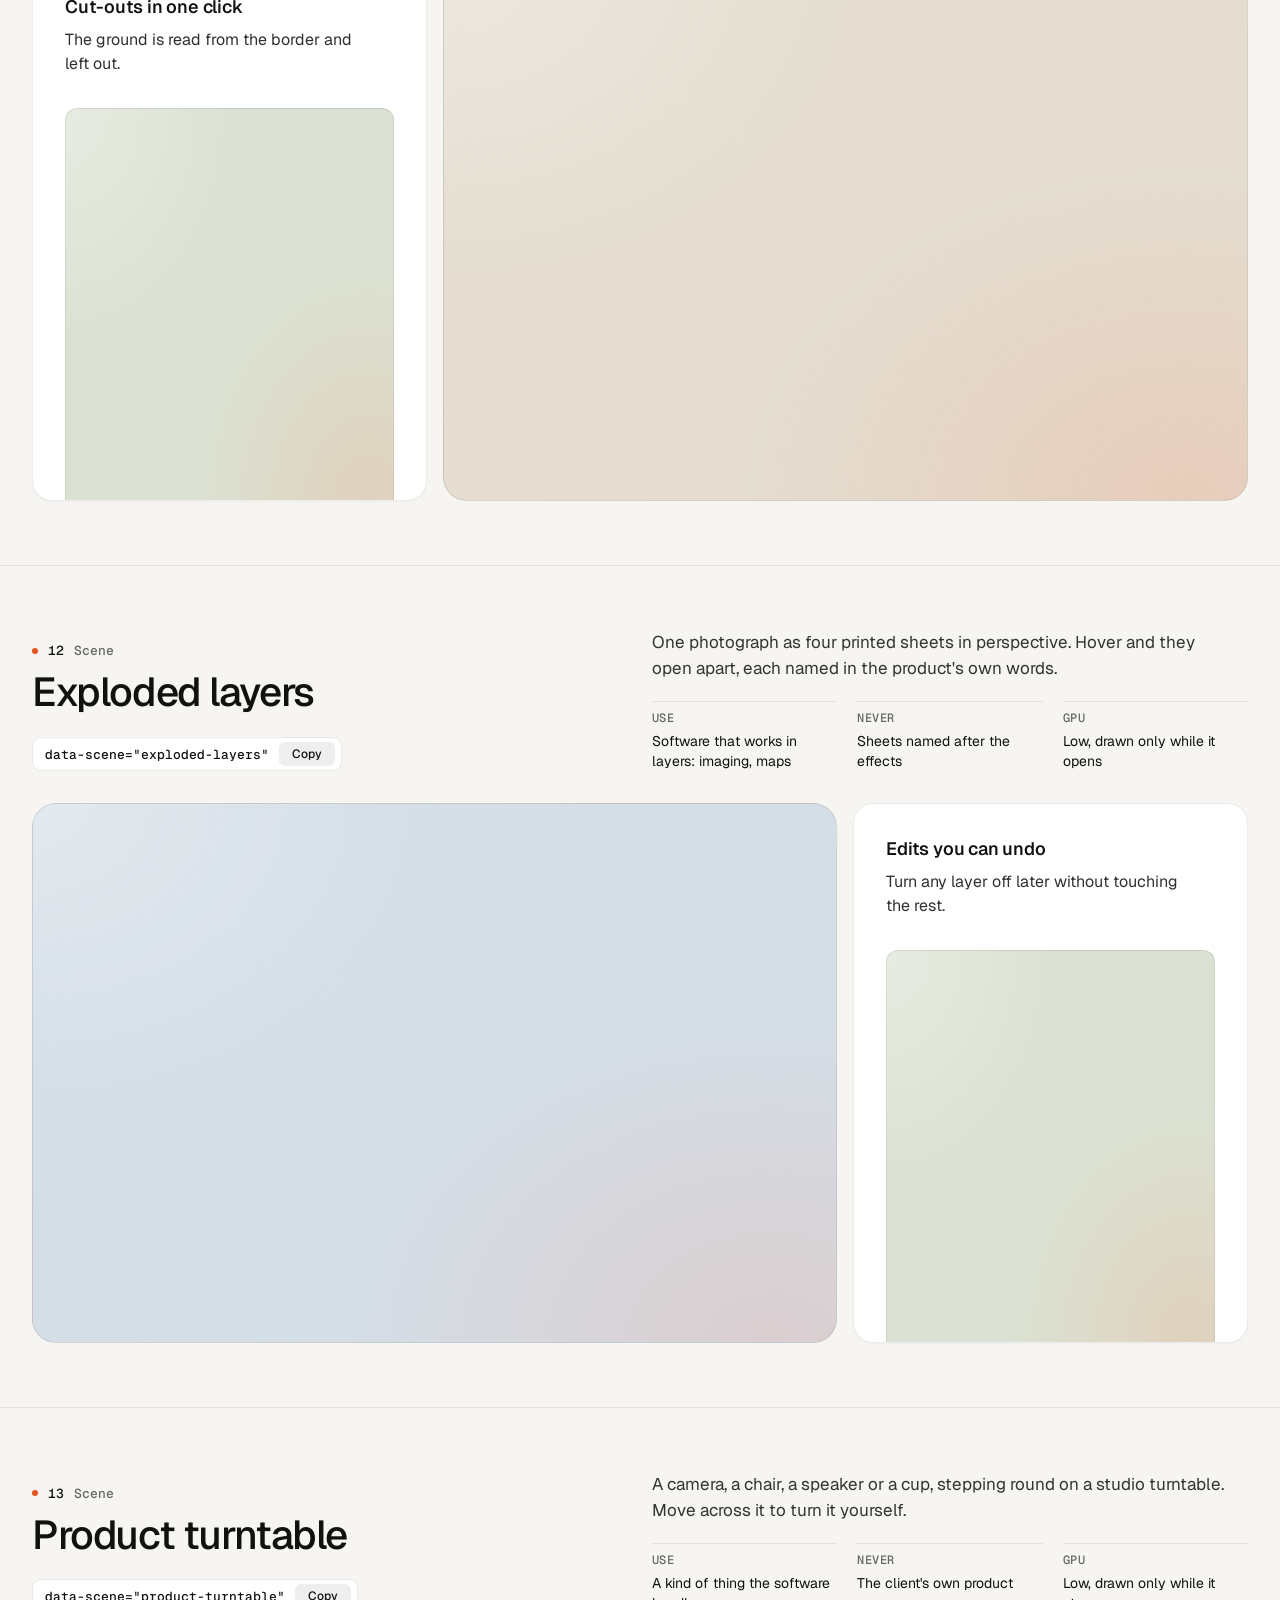
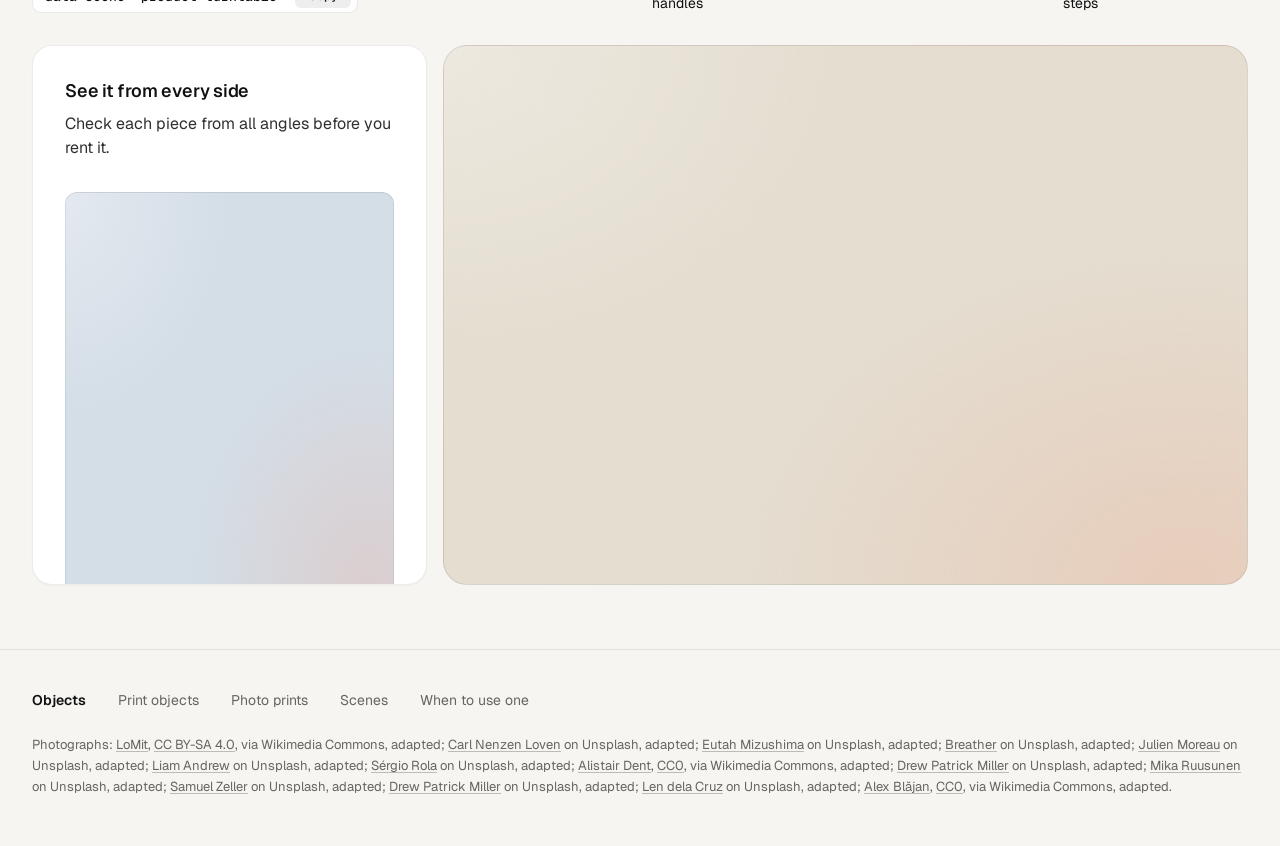
<file: .claude/skills/design-taste-frontend/assets/objects/index.html>
<!doctype html>
<html lang="en" data-palette="paper">
<head>
<script>window.__tpGlMax = 16;   /* a gallery shows many live effects at once; a page of a site keeps the default 4 (fx.js) */</script>
<meta charset="utf-8">
<meta name="viewport" content="width=device-width, initial-scale=1">
<title>Objects</title>
<meta name="description" content="Thirteen objects for one strong moment a page: products drawn in code, photographs printed by a shader, scenes that answer the pointer.">
<link rel="icon" href="data:,">
<link rel="preconnect" href="https://fonts.googleapis.com">
<link rel="preconnect" href="https://fonts.gstatic.com" crossorigin>
<link href="https://fonts.googleapis.com/css2?family=Geist:wght@300..700&family=Geist+Mono:wght@400;500&display=swap" rel="stylesheet">
<link rel="stylesheet" href="../ui/base.css">
<link rel="stylesheet" href="../ui/cards.css">
<style>
  /* palettes: page tokens, four grounds (--g1 sand, --g2 sky, --g3 sage, --g4 deep) and the globe's sea */
  :root {
    --font-text: "Geist", system-ui, sans-serif; --font-mono: "Geist Mono", ui-monospace, monospace;
    --ease: cubic-bezier(.2, .7, .2, 1);
    --gutter: 32px; --max: 1312px;
  }
  [data-palette="paper"] { --bg: #f6f5f1; --card: #ffffff; --surface: #ffffff; --ink: #111110; --muted: #66655f; --accent: #e5531c; --accent-ink: #ffffff;
    --g1: #e4ddd0; --g2: #d4dee7; --g3: #dbe2d3; --g4: #1a2230; --sea: #2f6aa8; --line: rgb(17 17 16 / 0.09); }
  [data-palette="stone"] { --bg: #e6e5e1; --card: #f3f2ef; --surface: #f3f2ef; --ink: #1a1b1d; --muted: #5d5e62; --accent: #2456d6; --accent-ink: #ffffff;
    --g1: #d6d5d0; --g2: #c9d4df; --g3: #dad3c6; --g4: #1d2633; --sea: #2456d6; --line: rgb(26 27 29 / 0.1); }
  [data-palette="graphite"] { --bg: #0b0b0c; --card: #141416; --surface: #141416; --ink: #f2f2ef; --muted: #96979c; --accent: #ff7a3c; --accent-ink: #120c08;
    --g1: #1e1d1b; --g2: #17202a; --g3: #1b201b; --g4: #23262c; --sea: #4f9be0; --line: rgb(242 242 239 / 0.09); }
  [data-palette="night"] { --bg: #070b14; --card: #0e1420; --surface: #0e1420; --ink: #e9edf3; --muted: #8b94a4; --accent: #5ab9fc; --accent-ink: #07101a;
    --g1: #121a29; --g2: #0f2231; --g3: #16202b; --g4: #1b2536; --sea: #5ab9fc; --line: rgb(233 237 243 / 0.09); }

  * { box-sizing: border-box; }
  html { scroll-padding-top: 64px; }
  html, body { margin: 0; }
  body { font-family: var(--font-text); background: var(--bg); color: var(--ink); -webkit-font-smoothing: antialiased; font-size: 16px; line-height: 1.5;
    transition: background-color 320ms var(--ease), color 320ms var(--ease); }
  a { color: inherit; }
  .wrap { max-width: var(--max); margin: 0 auto; padding: 0 var(--gutter); }

  /* ------------------------------------------------ the bar */
  .bar { position: sticky; top: 0; z-index: 30; background: color-mix(in oklab, var(--bg) 84%, transparent); backdrop-filter: blur(16px) saturate(1.2); border-bottom: 1px solid var(--line); }
  .bar__in { height: 64px; display: flex; align-items: center; gap: 32px; }
  .brand { display: inline-flex; align-items: center; gap: 10px; font-weight: 600; font-size: 15px; letter-spacing: -0.01em; text-decoration: none; }
  .brand svg { width: 22px; height: 22px; }
  .brand svg .a { fill: var(--accent); transition: transform 420ms var(--ease); transform-origin: 11px 11px; }
  .brand:hover svg .a { transform: rotate(90deg); }
  .nav { display: flex; gap: 24px; font-size: 14px; }
  .nav a { position: relative; text-decoration: none; color: var(--muted); transition: color 180ms ease; padding: 6px 0; }
  .nav a::after { content: ""; position: absolute; left: 0; right: 0; bottom: 0; height: 1px; background: currentColor; transform: scaleX(0); transform-origin: left; transition: transform 260ms var(--ease); }
  .nav a:hover { color: var(--ink); }
  .nav a:hover::after { transform: scaleX(1); }
  .sp { flex: 1; }
  .swatches { display: flex; align-items: center; gap: 6px; padding: 4px; border-radius: 999px; border: 1px solid var(--line); background: var(--card); }
  .sw { position: relative; width: 26px; height: 26px; border-radius: 50%; border: 0; padding: 0; cursor: pointer; background: linear-gradient(135deg, var(--s-bg) 0 50%, var(--s-ac) 50% 100%);
    box-shadow: inset 0 0 0 1px rgb(0 0 0 / 0.12); transition: transform 200ms var(--ease); }
  .sw::after { content: ""; position: absolute; inset: -3px; border-radius: 50%; box-shadow: 0 0 0 1.5px var(--ink); opacity: 0; transform: scale(0.8); transition: opacity 200ms ease, transform 260ms var(--ease); }
  .sw:hover { transform: scale(1.08); }
  .sw:active { transform: scale(0.94); }
  .sw[aria-pressed="true"]::after { opacity: 1; transform: scale(1); }
  .sw:focus-visible { outline: 2px solid var(--ink); outline-offset: 3px; }
  .sw-label { font-size: 13px; color: var(--muted); min-width: 60px; text-align: right; }

  /* ------------------------------------------------ grounds: a soft lit mesh of the ground's own tone, a fine grain */
  .gr, .card > .panel.gr { --calm-k: 0%; background-color: var(--pg);
    background-image:
      radial-gradient(80% 90% at 92% 100%, color-mix(in oklab, var(--accent) 13%, var(--pg)), transparent 68%),
      radial-gradient(70% 80% at 0% 0%, color-mix(in oklab, var(--lift, #ffffff) var(--lift-k, 34%), var(--pg)), transparent 72%); }
  .gr.dk, [data-palette="graphite"] .gr, [data-palette="night"] .gr { --lift: #ffffff; --lift-k: 6%; }
  .grain { position: absolute; inset: 0; z-index: 0; pointer-events: none; opacity: .32; mix-blend-mode: soft-light; border-radius: inherit;
    background-image: url("data:image/svg+xml;utf8,<svg xmlns='http://www.w3.org/2000/svg' width='160' height='160'><filter id='n'><feTurbulence type='fractalNoise' baseFrequency='.85' numOctaves='2' stitchTiles='stitch'/><feColorMatrix values='0 0 0 0 .5  0 0 0 0 .5  0 0 0 0 .5  0 0 0 .9 0'/></filter><rect width='100%' height='100%' filter='url(%23n)'/></svg>"); }
  .slot { position: absolute; inset: 0; z-index: 1; border-radius: inherit; }
  .slot > .host { position: absolute; inset: 0; border-radius: inherit; overflow: hidden; }

  /* ------------------------------------------------ hero */
  .hero { min-height: calc(100svh - 64px); display: grid; align-items: center; padding: 56px 0; }
  .hero__grid { display: grid; grid-template-columns: repeat(12, minmax(0, 1fr)); gap: 24px; align-items: center; }
  .hero__copy { grid-column: 1 / span 5; }
  .hero h1 { margin: 0; font-size: clamp(44px, 3.4vw + 12px, 72px); line-height: 1.02; letter-spacing: -0.045em; font-weight: 520; text-wrap: balance; }
  .hero__lede { margin: 24px 0 0; font-size: 19px; line-height: 1.5; color: var(--muted); max-width: 40ch; text-wrap: pretty; }
  .index { margin: 40px 0 0; padding: 0; list-style: none; border-top: 1px solid var(--line); max-width: 460px; }
  .index a { display: grid; grid-template-columns: 1fr auto 20px; align-items: center; gap: 16px; padding: 14px 0; border-bottom: 1px solid var(--line); text-decoration: none; font-size: 16px; font-weight: 500; }
  .index a span { font: 500 13px/1 var(--font-mono); color: var(--muted); }
  .index a svg { width: 16px; height: 16px; transition: transform 260ms var(--ease); }
  .index a:hover svg { transform: translateX(4px); }
  .hero__pics { grid-column: 7 / span 6; display: grid; grid-template-columns: 1fr 1fr; gap: 16px; height: min(70svh, 660px); min-height: 440px; }
  .pic { position: relative; overflow: clip; border-radius: 20px; border: 1px solid var(--line); isolation: isolate; }
  .pic img { position: absolute; inset: 0; width: 100%; height: 100%; object-fit: cover; object-position: 50% 42%; display: block; }
  .pic--down { margin-top: 48px; }

  /* ------------------------------------------------ an object, one screen */
  .obj { min-height: calc(100svh - 64px); display: grid; align-content: center; padding: 64px 0; border-top: 1px solid var(--line); }
  .obj__head { display: grid; grid-template-columns: repeat(12, minmax(0, 1fr)); gap: 24px; align-items: end; margin-bottom: 32px; }
  .obj__title { grid-column: 1 / span 5; }
  .obj__n { margin: 0 0 14px; font: 500 13px/1 var(--font-mono); color: var(--muted); display: flex; gap: 10px; align-items: center; }
  .obj__n b { color: var(--ink); font-weight: 500; }
  .obj__n i { width: 6px; height: 6px; border-radius: 50%; background: var(--accent); display: inline-block; }
  .obj h2 { margin: 0; font-size: clamp(34px, 1.9vw + 16px, 52px); line-height: 1.04; letter-spacing: -0.035em; font-weight: 520; text-wrap: balance; }
  .obj__about { grid-column: 7 / span 6; }
  .obj__line { margin: 0; font-size: 17px; line-height: 1.5; color: color-mix(in oklab, var(--ink) 82%, var(--bg)); max-width: 52ch; text-wrap: pretty; }
  .facts { display: grid; grid-template-columns: repeat(3, minmax(0, 1fr)); gap: 20px; margin: 20px 0 0; }
  .facts div { border-top: 1px solid var(--line); padding-top: 10px; }
  .facts dt { font: 500 12px/1 var(--font-mono); color: var(--muted); text-transform: uppercase; letter-spacing: .04em; }
  .facts dd { margin: 8px 0 0; font-size: 14px; line-height: 1.4; }
  .copy { margin-top: 24px; display: inline-flex; align-items: center; gap: 10px; height: 34px; padding: 0 6px 0 12px; border-radius: 9px; border: 1px solid var(--line);
    background: var(--card); color: var(--ink); font: 500 13px/1 var(--font-mono); cursor: pointer; transition: border-color 180ms ease, transform 160ms var(--ease); }
  .copy:hover { border-color: color-mix(in oklab, var(--ink) 24%, transparent); }
  .copy:active { transform: scale(0.97); }
  .copy:focus-visible { outline: 2px solid var(--ink); outline-offset: 2px; }
  .copy em { font-style: normal; display: inline-grid; place-items: center; height: 24px; padding: 0 8px; border-radius: 6px; background: color-mix(in oklab, var(--ink) 7%, transparent); font-family: var(--font-text); font-size: 12px; overflow: hidden; }
  .copy em span { grid-area: 1 / 1; transition: transform 260ms var(--ease), opacity 200ms ease; }
  .copy em span + span { transform: translateY(110%); opacity: 0; }
  .copy.done em span:first-child { transform: translateY(-110%); opacity: 0; }
  .copy.done em span + span { transform: none; opacity: 1; }

  .duo { display: grid; grid-template-columns: repeat(12, minmax(0, 1fr)); gap: 16px; height: clamp(400px, calc(100svh - 360px), 600px); }
  .big { grid-column: 1 / span 8; position: relative; overflow: clip; isolation: isolate; border-radius: 24px; border: 1px solid var(--line); }
  .duo .card { grid-column: 9 / span 4; }
  .obj:nth-of-type(even) .big { grid-column: 5 / span 8; grid-row: 1; }
  .obj:nth-of-type(even) .duo .card { grid-column: 1 / span 4; grid-row: 1; }
  .duo .card > .panel { flex: 1 1 auto; min-height: 0; }

  /* ------------------------------------------------ footer */
  .foot { border-top: 1px solid var(--line); padding: 40px 0 48px; font-size: 14px; color: var(--muted); }
  .foot__row { display: flex; flex-wrap: wrap; gap: 12px 32px; align-items: baseline; }
  .foot__row b { color: var(--ink); font-weight: 600; }
  .foot__row a { text-decoration: none; }
  .foot__row a:hover { color: var(--ink); }
  .credits { margin: 24px 0 0; font-size: 13px; line-height: 1.6; color: var(--muted); }
  .credits a { text-decoration: underline; text-decoration-color: color-mix(in oklab, currentColor 40%, transparent); text-underline-offset: 2px; }

  @media (max-width: 1023px) {
    .hero__copy, .hero__pics { grid-column: 1 / -1; }
    .hero__pics { height: auto; min-height: 0; }
    .pic { aspect-ratio: 3 / 4; }
    .obj__title, .obj__about { grid-column: 1 / -1; }
    .duo { height: auto; grid-template-columns: minmax(0, 1fr); }
    .big, .duo .card, .obj:nth-of-type(even) .big, .obj:nth-of-type(even) .duo .card { grid-column: 1 / -1; grid-row: auto; }
    .big { aspect-ratio: 4 / 3; }
    .duo .card > .panel { flex: none; height: 320px; }
  }
  @media (max-width: 760px) {
    :root { --gutter: 16px; }
    .nav, .sw-label { display: none; }
    .hero { padding: 32px 0 40px; }
    .hero__lede { font-size: 17px; }
    .hero__pics { gap: 10px; }
    .pic { border-radius: 16px; }
    .pic--down { margin-top: 28px; }
    .obj { padding: 72px 0; min-height: 0; }
    .obj .wrap { display: flex; flex-direction: column; }
    .obj__head, .obj__about { display: contents; }
    .obj__title { order: 1; margin-bottom: 16px; }
    .obj__line { order: 2; margin-bottom: 28px; }
    .duo { order: 3; }
    .facts { order: 4; margin-top: 28px; }
    .copy, .index { display: none; }
    .facts { grid-template-columns: minmax(0, 1fr); gap: 0; }
    .facts div { display: grid; grid-template-columns: 96px 1fr; gap: 12px; padding: 10px 0; }
    .facts dd { margin: 0; }
    .big { aspect-ratio: 4 / 5; border-radius: 18px; }
    .duo .card > .panel { height: 300px; }
  }
  @media (prefers-reduced-motion: reduce) { *, *::before, *::after { transition-duration: 0ms !important; } }
</style>
</head>
<body>
<header class="bar">
  <div class="wrap bar__in">
    <a class="brand" href="#top" aria-label="Objects, back to the top">
      <svg viewBox="0 0 22 22" aria-hidden="true"><rect x="1" y="1" width="20" height="20" rx="6" fill="currentColor"/><rect class="a" x="7" y="7" width="8" height="8" rx="2"/></svg>
      Objects
    </a>
    <nav class="nav" aria-label="Families">
      <a href="#print-cup">Print objects</a>
      <a href="#photo-halftone">Photo prints</a>
      <a href="#split-reveal">Scenes</a>
    </nav>
    <span class="sp"></span>
    <span class="sw-label" id="sw-label">Paper</span>
    <div class="swatches" role="group" aria-label="Palette">
      <button type="button" class="sw" data-pal="paper" aria-label="Paper" aria-pressed="true" style="--s-bg:#f6f5f1;--s-ac:#e5531c"></button>
      <button type="button" class="sw" data-pal="stone" aria-label="Stone" aria-pressed="false" style="--s-bg:#e6e5e1;--s-ac:#2456d6"></button>
      <button type="button" class="sw" data-pal="graphite" aria-label="Graphite" aria-pressed="false" style="--s-bg:#141416;--s-ac:#ff7a3c"></button>
      <button type="button" class="sw" data-pal="night" aria-label="Night" aria-pressed="false" style="--s-bg:#0e1420;--s-ac:#5ab9fc"></button>
    </div>
  </div>
</header>

<main id="top">
  <section class="hero">
    <div class="wrap hero__grid">
      <div class="hero__copy">
        <h1>Objects for one strong moment a page.</h1>
        <p class="hero__lede">Products drawn in code, photographs printed by a shader, and scenes that answer the pointer. A photograph leads where there is one. An object leads where there is none.</p>
        <ul class="index">
          <li><a href="#print-cup">Print objects <span>05</span><svg viewBox="0 0 16 16" fill="none" stroke="currentColor" stroke-width="1.5" aria-hidden="true"><path d="M3 8h10M9 4l4 4-4 4"/></svg></a></li>
          <li><a href="#photo-halftone">Photo prints <span>03</span><svg viewBox="0 0 16 16" fill="none" stroke="currentColor" stroke-width="1.5" aria-hidden="true"><path d="M3 8h10M9 4l4 4-4 4"/></svg></a></li>
          <li><a href="#split-reveal">Scenes <span>05</span><svg viewBox="0 0 16 16" fill="none" stroke="currentColor" stroke-width="1.5" aria-hidden="true"><path d="M3 8h10M9 4l4 4-4 4"/></svg></a></li>
        </ul>
      </div>
      <div class="hero__pics">
        <div class="pic"><img src="photo-kit/photos/lamp.jpg" width="1280" height="1757" alt="Cream ceramic table lamp on a glossy side table in low sun" decoding="async"></div>
        <article class="pic pic--down gr" style="--pg: var(--g1)" aria-label="A balanced-arm desk lamp">
          <div class="grain"></div>
          <div class="slot" data-slot='{"kind":"print","id":"print-lamp","place":"card","ground":"g1","params":{"size":1.06,"x":-0.08,"y":-0.2}}'></div>
        </article>
      </div>
    </div>
  </section>

  <!-- ===================================================== print objects -->
  <section class="obj" id="print-cup">
    <div class="wrap">
      <div class="obj__head">
        <div class="obj__title"><p class="obj__n"><i></i><b>01</b> Print object</p><h2>Cup and saucer</h2>
          <button type="button" class="copy" data-copy='<div data-print="print-cup" data-print-place="card"></div>'>data-print="print-cup"<em><span>Copy</span><span>Copied</span></em></button></div>
        <div class="obj__about">
          <p class="obj__line">A porcelain cup of coffee on its saucer, the glaze in your accent. Click it to stir.</p>
          <dl class="facts"><div><dt>Leads</dt><dd>A tableware maker with no photographs</dd></div><div><dt>As a print</dt><dd>A software card about a morning</dd></div><div><dt>GPU</dt><dd>High while it turns, one frame at rest</dd></div></dl>
        </div>
      </div>
      <div class="duo">
        <article class="big gr" style="--pg: var(--g1)"><div class="grain"></div>
          <div class="slot" data-slot='{"kind":"print","id":"print-cup","place":"hero","ground":"g1","params":{"size":0.96,"x":0.16,"y":-0.04}}'></div></article>
        <article class="card"><h3>Morning digest</h3><p>One email at 8:00 with everything that changed overnight.</p>
          <div class="panel gr" style="--pg: var(--g2)"><div class="grain"></div>
            <div class="slot" data-slot='{"kind":"print","id":"print-cup","place":"card","ground":"g2","params":{"effect":"halftone","turn":0}}'></div></div></article>
      </div>
    </div>
  </section>

  <section class="obj" id="print-wheel">
    <div class="wrap">
      <div class="obj__head">
        <div class="obj__title"><p class="obj__n"><i></i><b>02</b> Print object</p><h2>Bicycle wheel</h2>
          <button type="button" class="copy" data-copy='<div data-print="print-wheel" data-print-place="card"></div>'>data-print="print-wheel"<em><span>Copy</span><span>Copied</span></em></button></div>
        <div class="obj__about">
          <p class="obj__line">A road wheel with a tan-wall tyre, an alloy rim and 24 spokes, the hub in your accent. Click it to spin it up.</p>
          <dl class="facts"><div><dt>Leads</dt><dd>A maker of wheels or hubs, never a whole bike</dd></div><div><dt>As a print</dt><dd>A card about speed or a mechanism</dd></div><div><dt>GPU</dt><dd>High while it turns, one frame at rest</dd></div></dl>
        </div>
      </div>
      <div class="duo">
        <article class="big gr" style="--pg: var(--g2)"><div class="grain"></div>
          <div class="slot" data-slot='{"kind":"print","id":"print-wheel","place":"card","ground":"g2","params":{"size":1.34,"x":-0.08,"y":-0.3}}'></div></article>
        <article class="card"><h3>Background sync</h3><p>Runs every five minutes, whether the app is open or not.</p>
          <div class="panel gr" style="--pg: var(--g3)"><div class="grain"></div>
            <div class="slot" data-slot='{"kind":"print","id":"print-wheel","place":"card","ground":"g3","params":{"effect":"halftone","turn":0}}'></div></div></article>
      </div>
    </div>
  </section>

  <section class="obj" id="print-lamp">
    <div class="wrap">
      <div class="obj__head">
        <div class="obj__title"><p class="obj__n"><i></i><b>03</b> Print object</p><h2>Desk lamp</h2>
          <button type="button" class="copy" data-copy='<div data-print="print-lamp" data-print-place="card"></div>'>data-print="print-lamp"<em><span>Copy</span><span>Copied</span></em></button></div>
        <div class="obj__about">
          <p class="obj__line">A balanced-arm desk lamp on chrome springs, the base and shade enamelled in your accent. Click it to switch it on.</p>
          <dl class="facts"><div><dt>Leads</dt><dd>A lighting maker with no photographs</dd></div><div><dt>As a print</dt><dd>A card about focus or working late</dd></div><div><dt>GPU</dt><dd>High while it moves, one frame at rest</dd></div></dl>
        </div>
      </div>
      <div class="duo">
        <article class="big gr" style="--pg: var(--g3)"><div class="grain"></div>
          <div class="slot" data-slot='{"kind":"print","id":"print-lamp","place":"hero","ground":"g3","params":{"size":0.98,"x":0.14,"y":-0.06,"angle":-24}}'></div></article>
        <article class="card"><h3>Focus mode</h3><p>Alerts wait until you switch it off.</p>
          <div class="panel gr dk" style="--pg: var(--g4)"><div class="grain"></div>
            <div class="slot" data-slot='{"kind":"print","id":"print-lamp","place":"card","ground":"g4","params":{"effect":"dither","step":1,"turn":0}}' aria-label="A desk lamp, switched on"></div></div></article>
      </div>
    </div>
  </section>

  <section class="obj" id="print-globe">
    <div class="wrap">
      <div class="obj__head">
        <div class="obj__title"><p class="obj__n"><i></i><b>04</b> Print object</p><h2>Desk globe</h2>
          <button type="button" class="copy" data-copy='<div data-print="print-globe" data-print-place="card" data-print-params=&apos;{"effect":"engrave"}&apos;></div>'>data-print="print-globe"<em><span>Copy</span><span>Copied</span></em></button></div>
        <div class="obj__about">
          <p class="obj__line">A desk globe with the real coastlines, a brass meridian and a walnut stand. Its sea takes a blue or teal accent. Click it to spin.</p>
          <dl class="facts"><div><dt>Leads</dt><dd>A maker of globes or maps</dd></div><div><dt>As a print</dt><dd>A card about regions or shipping</dd></div><div><dt>GPU</dt><dd>High while it turns, one frame at rest</dd></div></dl>
        </div>
      </div>
      <div class="duo">
        <article class="big gr" style="--pg: var(--g2)"><div class="grain"></div>
          <div class="slot" data-slot='{"kind":"print","id":"print-globe","place":"card","ground":"g2","sea":true,"params":{"size":1.3,"x":-0.1,"y":-0.3}}'></div></article>
        <article class="card"><h3>14 regions</h3><p>Pick where your data lives. Move it later in two clicks.</p>
          <div class="panel gr dk" style="--pg: var(--g4)"><div class="grain"></div>
            <div class="slot" data-slot='{"kind":"print","id":"print-globe","place":"card","ground":"g4","sea":true,"params":{"effect":"engrave","turn":0}}'></div></div></article>
      </div>
    </div>
  </section>

  <section class="obj" id="print-cards">
    <div class="wrap">
      <div class="obj__head">
        <div class="obj__title"><p class="obj__n"><i></i><b>05</b> Print object</p><h2>Playing cards</h2>
          <button type="button" class="copy" data-copy='<div data-print="print-cards" data-print-place="card"></div>'>data-print="print-cards"<em><span>Copy</span><span>Copied</span></em></button></div>
        <div class="obj__about">
          <p class="obj__line">A stack of playing cards, the ace of diamonds face up and the backs in your accent. Click to fan them out.</p>
          <dl class="facts"><div><dt>Leads</dt><dd>A maker of card or board games</dd></div><div><dt>As a print</dt><dd>A games card about a hand or a deal</dd></div><div><dt>GPU</dt><dd>High while it moves, one frame at rest</dd></div></dl>
        </div>
      </div>
      <div class="duo">
        <article class="big gr" style="--pg: var(--g3)"><div class="grain"></div>
          <div class="slot" data-slot='{"kind":"print","id":"print-cards","place":"hero","ground":"g3","params":{"size":0.98,"x":0.16,"y":-0.04}}'></div></article>
        <article class="card"><h3>Fair draws</h3><p>Every shuffle is logged, so any player can check a deal.</p>
          <div class="panel gr" style="--pg: var(--g1)"><div class="grain"></div>
            <div class="slot" data-slot='{"kind":"print","id":"print-cards","place":"card","ground":"g1","params":{"effect":"halftone","turn":0}}'></div></div></article>
      </div>
    </div>
  </section>

  <!-- ===================================================== photo prints -->
  <section class="obj" id="photo-halftone">
    <div class="wrap">
      <div class="obj__head">
        <div class="obj__title"><p class="obj__n"><i></i><b>06</b> Photo print</p><h2>Halftone photograph</h2>
          <button type="button" class="copy" data-copy="import print from './assets/objects/photo-halftone/object.js'; print.mount(frame, { palette: fx.readPalette(frame) });">photo-halftone<em><span>Copy</span><span>Copied</span></em></button></div>
        <div class="obj__about">
          <p class="obj__line">One photograph in one ink: round dots on a 45° screen, clean paper in the light. Point at it and a loupe shows its colour.</p>
          <dl class="facts"><div><dt>Use</dt><dd>One photograph band on a design or software page</dd></div><div><dt>Never</dt><dd>A hero photograph, a cafe, a guesthouse</dd></div><div><dt>GPU</dt><dd>Low, one context, still at rest</dd></div></dl>
        </div>
      </div>
      <div class="duo">
        <article class="big gr" style="--pg: var(--g1)">
          <div class="slot" data-slot='{"kind":"photo","id":"photo-halftone","ground":"g1","photo":"concrete"}'></div></article>
        <article class="card"><h3>Screens for print</h3><p>Send any photograph to press as a one-ink halftone.</p>
          <div class="panel gr" style="--pg: var(--g2)">
            <div class="slot" data-slot='{"kind":"photo","id":"photo-halftone","ground":"g2","photo":"lamp","params":{"tint":1}}'></div></div></article>
      </div>
    </div>
  </section>

  <section class="obj" id="photo-engraving">
    <div class="wrap">
      <div class="obj__head">
        <div class="obj__title"><p class="obj__n"><i></i><b>07</b> Photo print</p><h2>Engraved photograph</h2>
          <button type="button" class="copy" data-copy="import print from './assets/objects/photo-engraving/object.js'; print.mount(frame, { palette: fx.readPalette(frame) });">photo-engraving<em><span>Copy</span><span>Copied</span></em></button></div>
        <div class="obj__about">
          <p class="obj__line">Diagonal lines that swell in the shadows and bend over the forms, over a light wash of the photograph's colour. Point at it and the lines part.</p>
          <dl class="facts"><div><dt>Use</dt><dd>A tile whose subject is the photograph</dd></div><div><dt>Never</dt><dd>A hero photograph, a cafe, a guesthouse</dd></div><div><dt>GPU</dt><dd>Low, one context, still at rest</dd></div></dl>
        </div>
      </div>
      <div class="duo">
        <article class="big gr" style="--pg: var(--g2)">
          <div class="slot" data-slot='{"kind":"photo","id":"photo-engraving","ground":"g2","photo":"platform","photoDark":"concrete"}'></div></article>
        <article class="card"><h3>Line art from a photo</h3><p>Turn a product shot into a plate for packaging.</p>
          <div class="panel gr" style="--pg: var(--g3)">
            <div class="slot" data-slot='{"kind":"photo","id":"photo-engraving","ground":"g3","photo":"concrete","photoDark":"room"}'></div></div></article>
      </div>
    </div>
  </section>

  <section class="obj" id="photo-dither">
    <div class="wrap">
      <div class="obj__head">
        <div class="obj__title"><p class="obj__n"><i></i><b>08</b> Photo print</p><h2>Dithered photograph</h2>
          <button type="button" class="copy" data-copy="import print from './assets/objects/photo-dither/object.js'; print.mount(frame, { palette: fx.readPalette(frame) });">photo-dither<em><span>Copy</span><span>Copied</span></em></button></div>
        <div class="obj__about">
          <p class="obj__line">A three-colour grain from the photograph's deepest and most colourful tones. Point at it and the photograph develops through the grain.</p>
          <dl class="facts"><div><dt>Use</dt><dd>A games or AI page's one photograph</dd></div><div><dt>Never</dt><dd>A hero photograph, a cafe, a guesthouse</dd></div><div><dt>GPU</dt><dd>Low, one context, still at rest</dd></div></dl>
        </div>
      </div>
      <div class="duo">
        <article class="big gr" style="--pg: var(--g3)">
          <div class="slot" data-slot='{"kind":"photo","id":"photo-dither","ground":"g3","photo":"room"}'></div></article>
        <article class="card"><h3>Three colours, any picture</h3><p>A grain that keeps a photograph readable in two inks and the paper.</p>
          <div class="panel gr" style="--pg: var(--g1)">
            <div class="slot" data-slot='{"kind":"photo","id":"photo-dither","ground":"g1","photo":"platform"}'></div></div></article>
      </div>
    </div>
  </section>

  <!-- ===================================================== scenes -->
  <section class="obj" id="split-reveal">
    <div class="wrap">
      <div class="obj__head">
        <div class="obj__title"><p class="obj__n"><i></i><b>09</b> Scene</p><h2>Split reveal</h2>
          <button type="button" class="copy" data-copy='<div data-scene="split-reveal" data-scene-src="assets/img/photo.jpg"></div>'>data-scene="split-reveal"<em><span>Copy</span><span>Copied</span></em></button></div>
        <div class="obj__about">
          <p class="obj__line">One photograph, half of it printed as a halftone screen. The line follows the pointer; on a phone it follows a drag.</p>
          <dl class="facts"><div><dt>Use</dt><dd>A photo or design app, a device, a game's key art</dd></div><div><dt>Never</dt><dd>A place, a service, a product page</dd></div><div><dt>GPU</dt><dd>Low, drawn only while the line moves</dd></div></dl>
        </div>
      </div>
      <div class="duo">
        <article class="big gr" style="--pg: var(--g2)">
          <div class="slot" data-slot='{"kind":"scene","id":"split-reveal","ground":"g2","src":"default"}'></div></article>
        <article class="card"><h3>Before and after</h3><p>Drag the line to compare the print with the original.</p>
          <div class="panel gr" style="--pg: var(--g1)">
            <div class="slot" data-slot='{"kind":"scene","id":"split-reveal","ground":"g1","src":"roof","params":{"side":"right","split":0.42}}'></div></div></article>
      </div>
    </div>
  </section>

  <section class="obj" id="dither-sequence">
    <div class="wrap">
      <div class="obj__head">
        <div class="obj__title"><p class="obj__n"><i></i><b>10</b> Scene</p><h2>Dither sequence</h2>
          <button type="button" class="copy" data-copy='<div data-scene="dither-sequence" data-scene-src=&apos;[{"src":"a.jpg"},{"src":"b.jpg"}]&apos;></div>'>data-scene="dither-sequence"<em><span>Copy</span><span>Copied</span></em></button></div>
        <div class="obj__about">
          <p class="obj__line">Two to six photographs that belong together, dithered and cut one to the next like a slow film. Move across it to pick a frame.</p>
          <dl class="facts"><div><dt>Use</dt><dd>A device from several sides, a game's scenes</dd></div><div><dt>Never</dt><dd>A random or mood set of pictures</dd></div><div><dt>GPU</dt><dd>Low, drawn only during a cut</dd></div></dl>
        </div>
      </div>
      <div class="duo">
        <article class="big gr" style="--pg: var(--g3)">
          <div class="slot" data-slot='{"kind":"scene","id":"dither-sequence","ground":"g3","src":"default"}'></div></article>
        <article class="card"><h3>Every version kept</h3><p>Step back through earlier versions of a picture.</p>
          <div class="panel gr" style="--pg: var(--g2)">
            <div class="slot" data-slot='{"kind":"scene","id":"dither-sequence","ground":"g2","src":"spirals","params":{"fit":"contain","autoplay":0}}'></div></div></article>
      </div>
    </div>
  </section>

  <section class="obj" id="dot-object">
    <div class="wrap">
      <div class="obj__head">
        <div class="obj__title"><p class="obj__n"><i></i><b>11</b> Scene</p><h2>Dot object</h2>
          <button type="button" class="copy" data-copy='<div data-scene="dot-object" data-scene-src="assets/img/object-on-white.jpg"></div>'>data-scene="dot-object"<em><span>Copy</span><span>Copied</span></em></button></div>
        <div class="obj__about">
          <p class="obj__line">An object cut out of its photograph and set in dots that keep its tones. Under the pointer the dots take its real colour.</p>
          <dl class="facts"><div><dt>Use</dt><dd>A thing shot on a plain ground, or a cut-out</dd></div><div><dt>Never</dt><dd>A busy or sunlit background</dd></div><div><dt>GPU</dt><dd>Low, one draw call while the loupe moves</dd></div></dl>
        </div>
      </div>
      <div class="duo">
        <article class="big gr" style="--pg: var(--g1)">
          <div class="slot" data-slot='{"kind":"scene","id":"dot-object","ground":"g1","src":"default"}'></div></article>
        <article class="card"><h3>Cut-outs in one click</h3><p>The ground is read from the border and left out.</p>
          <div class="panel gr" style="--pg: var(--g3)">
            <div class="slot" data-slot='{"kind":"scene","id":"dot-object","ground":"g3","src":"dahlia"}'></div></div></article>
      </div>
    </div>
  </section>

  <section class="obj" id="exploded-layers">
    <div class="wrap">
      <div class="obj__head">
        <div class="obj__title"><p class="obj__n"><i></i><b>12</b> Scene</p><h2>Exploded layers</h2>
          <button type="button" class="copy" data-copy='<div data-scene="exploded-layers" data-scene-src="assets/img/photo.jpg" data-scene-params=&apos;{"names":["Photo","Colour","Light","Depth"]}&apos;></div>'>data-scene="exploded-layers"<em><span>Copy</span><span>Copied</span></em></button></div>
        <div class="obj__about">
          <p class="obj__line">One photograph as four printed sheets in perspective. Hover and they open apart, each named in the product's own words.</p>
          <dl class="facts"><div><dt>Use</dt><dd>Software that works in layers: imaging, maps</dd></div><div><dt>Never</dt><dd>Sheets named after the effects</dd></div><div><dt>GPU</dt><dd>Low, drawn only while it opens</dd></div></dl>
        </div>
      </div>
      <div class="duo">
        <article class="big gr" style="--pg: var(--g2)">
          <div class="slot" data-slot='{"kind":"scene","id":"exploded-layers","ground":"g2","src":"default","params":{"names":["Photo","Colour","Light","Depth"]}}'></div></article>
        <article class="card"><h3>Edits you can undo</h3><p>Turn any layer off later without touching the rest.</p>
          <div class="panel gr" style="--pg: var(--g3)">
            <div class="slot" data-slot='{"kind":"scene","id":"exploded-layers","ground":"g3","src":"lattice"}'></div></div></article>
      </div>
    </div>
  </section>

  <section class="obj" id="product-turntable">
    <div class="wrap">
      <div class="obj__head">
        <div class="obj__title"><p class="obj__n"><i></i><b>13</b> Scene</p><h2>Product turntable</h2>
          <button type="button" class="copy" data-copy='<div data-scene="product-turntable" data-scene-params=&apos;{"form":"chair"}&apos;></div>'>data-scene="product-turntable"<em><span>Copy</span><span>Copied</span></em></button></div>
        <div class="obj__about">
          <p class="obj__line">A camera, a chair, a speaker or a cup, stepping round on a studio turntable. Move across it to turn it yourself.</p>
          <dl class="facts"><div><dt>Use</dt><dd>A kind of thing the software handles</dd></div><div><dt>Never</dt><dd>The client's own product</dd></div><div><dt>GPU</dt><dd>Low, drawn only while it steps</dd></div></dl>
        </div>
      </div>
      <div class="duo">
        <article class="big gr" style="--pg: var(--g1)">
          <div class="slot" data-slot='{"kind":"scene","id":"product-turntable","ground":"g1","params":{"form":"camera"}}' aria-label="A camera on a turntable"></div></article>
        <article class="card"><h3>See it from every side</h3><p>Check each piece from all angles before you rent it.</p>
          <div class="panel gr" style="--pg: var(--g2)">
            <div class="slot" data-slot='{"kind":"scene","id":"product-turntable","ground":"g2","params":{"form":"chair","start":-40,"autoplay":0}}' aria-label="A side chair"></div></div></article>
      </div>
    </div>
  </section>
</main>

<footer class="foot">
  <div class="wrap">
    <div class="foot__row">
      <b>Objects</b>
      <a href="_print-core/README.md">Print objects</a>
      <a href="photo-kit/README.md">Photo prints</a>
      <a href="_scenes/README.md">Scenes</a>
      <a href="../../references/effects-objects.md">When to use one</a>
    </div>
    <p class="credits" id="credits"></p>
  </div>
</footer>

<script type="module">
  /*
    The showcase's own mounting: every [data-slot] mounts when it comes near the screen and is destroyed
    when it leaves, and never more than MAX are mounted at once, so the page holds at most 4 live WebGL
    contexts (each mounted object holds one at most; still print objects hold none).
  */
  import fx from '../effects/fx.js';
  import { creditsLine } from './photo-kit/photo.js';
  import { DEFAULT_PHOTO as SPLIT } from './split-reveal/object.js';
  import { DEFAULT_SEQUENCE } from './dither-sequence/object.js';
  import { DEFAULT_PHOTO as TULIP } from './dot-object/object.js';
  import { DEFAULT_PHOTO as MIXER } from './exploded-layers/object.js';

  const MAX = 4, CAP = { print: 4, photo: 3, scene: 4 };
  const root = document.documentElement;
  const q = new URLSearchParams(location.search);
  const U = 'https://unsplash.com/license', CC0 = 'https://creativecommons.org/publicdomain/zero/1.0/';
  const SRC = {
    roof: { id: 618, ratio: 1.5, alt: 'Curving glass and steel lattice roof in black and white', by: 'Mika Ruusunen', licence: 'Unsplash licence', licenceUrl: U, page: 'https://unsplash.com/photos/ypVM8PnygUo' },
    lattice: { id: 893, ratio: 1.5, alt: 'Curved latticed building facade forming sweeping lines', by: 'Samuel Zeller', licence: 'Unsplash licence', licenceUrl: U, page: 'https://unsplash.com/photos/j0g8taxHZa0' },
    spirals: [
      { id: 949, ratio: 0.66, alt: 'A white spiral atrium under a glass dome, seen from below', by: 'Drew Patrick Miller', licence: 'Unsplash licence', licenceUrl: U, page: 'https://unsplash.com/photos/VLT62-JzddA' },
      { id: 679, ratio: 1, alt: 'Spiralling concrete curves around a small round window', by: 'Len dela Cruz', licence: 'Unsplash licence', licenceUrl: U, page: 'https://unsplash.com/photos/ScEKf8u7y-c' },
    ],
    dahlia: { id: 'commons-minimal-orange-dahlia', source: 'commons', ratio: 1.523, width: 5830, focus: [0.5, 0.5], alt: 'An orange dahlia on a black ground', by: 'Alex Blăjan', licence: 'CC0', licenceUrl: CC0,
      url: 'https://upload.wikimedia.org/wikipedia/commons/5/5e/Minimal_orange_dahlia_%28Unsplash%29.jpg', page: 'https://commons.wikimedia.org/wiki/File:Minimal_orange_dahlia_(Unsplash).jpg' },
  };
  const DEFAULTS = { 'split-reveal': SPLIT, 'dither-sequence': DEFAULT_SEQUENCE, 'dot-object': TULIP, 'exploded-layers': MIXER };
  const lib = await fetch(new URL('./photo-kit/photos.json', import.meta.url)).then(r => r.json()).catch(() => ({ photos: [] }));
  const PHOTOS = Object.fromEntries(lib.photos.map(p => [p.key, p]));

  // ---- palette: the page tokens, a ground's paper and an ink that reads on it
  const tok = n => getComputedStyle(root).getPropertyValue(n).trim();
  const lum = hex => { const h = hex.replace('#', ''); const c = [0, 2, 4].map(i => parseInt(h.slice(i, i + 2), 16) / 255); return 0.2126 * c[0] + 0.7152 * c[1] + 0.0722 * c[2]; };
  function paletteFor(cfg) {
    const bg = tok('--' + (cfg.ground || 'g1')), ink = tok('--ink');
    const light = lum(bg) > 0.4, pageLight = lum(ink) < 0.4;
    const gInk = light ? (pageLight ? ink : '#17181b') : (pageLight ? '#eef0f2' : ink);
    return fx.normalizePalette({ bg, surface: bg, ink: gInk, accent: cfg.sea ? tok('--sea') : tok('--accent'), accentInk: tok('--accent-ink') });
  }

  // ---- mounting
  const slots = [...document.querySelectorAll('[data-slot]')];
  const st = new Map(slots.map(el => [el, { cfg: JSON.parse(el.dataset.slot), near: false, ctrl: null, host: null, busy: false }]));
  const mods = new Map();
  const load = id => { if (!mods.has(id)) mods.set(id, import(`./${id}/object.js`).then(m => m.default)); return mods.get(id); };
  // a photo print may name a darker photograph for the dark palettes (a pale one prints as a light plate there)
  const isDark = () => lum(tok('--bg')) < 0.4;
  const photoKey = cfg => (cfg.photoDark && isDark() ? cfg.photoDark : cfg.photo);
  const srcOf = cfg => {
    if (cfg.kind === 'photo') return new URL('./photo-kit/' + PHOTOS[photoKey(cfg)].file, import.meta.url).href;
    if (!cfg.src) return undefined;
    return cfg.src === 'default' ? DEFAULTS[cfg.id] : SRC[cfg.src];
  };
  // a photo print's slot shows its photograph toned into the ground until the print draws, before it
  // mounts too: never an empty panel, even on a slow device
  function underlay(box, cfg) {
    if (cfg.kind !== 'photo') return;
    const p = PHOTOS[photoKey(cfg)];
    Object.assign(box.style, { backgroundColor: 'var(--pg)', backgroundImage: 'url(' + srcOf(cfg) + ')', backgroundSize: 'cover',
      backgroundPosition: (p.focus[0] * 100) + '% ' + (p.focus[1] * 100) + '%', backgroundBlendMode: 'luminosity' });
  }
  async function mount(el) {
    const s = st.get(el);
    s.busy = true;
    try {
      const obj = await load(s.cfg.id);
      if (!s.want) return;
      const host = document.createElement('div');
      host.className = 'host';
      if (el.hasAttribute('aria-label')) host.setAttribute('aria-label', el.getAttribute('aria-label'));
      el.appendChild(host);
      const cfg = s.cfg, palette = paletteFor(cfg);
      let ctrl;
      if (cfg.kind === 'print') ctrl = obj.mount(host, { place: cfg.place, params: cfg.params || {}, palette });
      else if (cfg.kind === 'photo') {
        const p = PHOTOS[photoKey(cfg)];
        s.photo = photoKey(cfg);
        underlay(host, cfg);
        ctrl = obj.mount(host, { palette, src: srcOf(cfg), params: { focusX: p.focus[0], focusY: p.focus[1], ...(cfg.params || {}) } });
      } else ctrl = obj.mount(host, { palette, src: srcOf(cfg), params: cfg.params || {} });
      s.ctrl = ctrl; s.host = host;
    } catch (e) { console.warn('objects:', s.cfg.id, e); }
    finally { s.busy = false; if (!s.want && s.ctrl) unmount(el); schedule(); }
  }
  function unmount(el) {
    const s = st.get(el);
    if (!s.ctrl) return;
    try { s.ctrl.destroy(); } catch (e) { console.warn(e); }
    s.host?.remove();
    s.ctrl = null; s.host = null;
  }
  let queued = 0;
  function reconcile() {
    queued = 0;
    const mid = innerHeight / 2;
    const dist = el => { const r = el.getBoundingClientRect(); return Math.abs((r.top + r.bottom) / 2 - mid); };
    // the nearest first, at most MAX, and at most CAP of one family (photo-kit warns past 3)
    const near = [], kinds = {};
    for (const el of slots.filter(e => st.get(e).near).sort((a, b) => dist(a) - dist(b))) {
      const k = st.get(el).cfg.kind;
      if (near.length < MAX && (kinds[k] || 0) < CAP[k]) { near.push(el); kinds[k] = (kinds[k] || 0) + 1; }
    }
    const want = new Set(near);
    for (const el of slots) { const s = st.get(el); s.want = want.has(el); if (!s.want && s.ctrl && !s.busy) unmount(el); }
    // never more than MAX mounted (or mounting) at once
    let count = slots.filter(el => { const s = st.get(el); return s.ctrl || s.busy; }).length;
    for (const el of near) { const s = st.get(el); if (!s.ctrl && !s.busy && count < MAX) { count++; mount(el); } }
  }
  const schedule = () => { if (!queued) queued = requestAnimationFrame(reconcile); };
  const io = new IntersectionObserver(es => { for (const e of es) st.get(e.target).near = e.isIntersecting; schedule(); }, { rootMargin: '60% 0px' });
  slots.forEach(el => io.observe(el));
  addEventListener('scroll', schedule, { passive: true });
  addEventListener('resize', schedule, { passive: true });

  // ---- palette switch
  const PAL = ['paper', 'stone', 'graphite', 'night'];
  const label = document.getElementById('sw-label');
  function setPalette(name, save) {
    if (!PAL.includes(name)) name = 'paper';
    root.dataset.palette = name;
    for (const b of document.querySelectorAll('[data-pal]')) b.setAttribute('aria-pressed', String(b.dataset.pal === name));
    label.textContent = name[0].toUpperCase() + name.slice(1);
    for (const [el, s] of st) {
      if (s.ctrl && s.cfg.kind === 'photo' && s.photo !== photoKey(s.cfg)) unmount(el);   // its photograph changes: mount it again
      else if (s.ctrl?.setPalette) s.ctrl.setPalette(paletteFor(s.cfg));
    }
    for (const [el, s] of st) underlay(el, s.cfg);
    schedule();
    if (save) try { localStorage.setItem('objects-palette', name); } catch (_) { /* private window */ }
  }
  let saved = null;
  try { saved = localStorage.getItem('objects-palette'); } catch (_) { /* private window */ }
  setPalette(q.get('palette') || saved || 'paper');
  document.querySelector('.swatches').addEventListener('click', e => { const b = e.target.closest('[data-pal]'); if (b) setPalette(b.dataset.pal, true); });

  // ---- copy a mount snippet
  document.addEventListener('click', async e => {
    const b = e.target.closest('.copy');
    if (!b) return;
    try { await navigator.clipboard.writeText(b.dataset.copy); } catch (_) { /* no clipboard: the button still answers */ }
    b.classList.add('done');
    clearTimeout(b._t); b._t = setTimeout(() => b.classList.remove('done'), 1400);
  });

  // ---- the one credit line
  const pk = ['lamp', 'concrete', 'platform', 'room'].map(k => PHOTOS[k]).filter(Boolean).map(p => ({ ...p, adapted: true }));
  const sc = [SPLIT, ...DEFAULT_SEQUENCE, TULIP, MIXER, SRC.roof, SRC.lattice, ...SRC.spirals, SRC.dahlia]
    .map(p => ({ ...p, source: p.source === 'commons' ? 'Wikimedia Commons' : (p.source || 'Unsplash'), adapted: true }));
  const seen = new Set();
  document.getElementById('credits').innerHTML = creditsLine([...pk, ...sc].filter(p => { const k = p.page || p.by; if (seen.has(k)) return false; seen.add(k); return true; }));

  // fetch every object's module and the photographs while the page is idle, so a panel mounts at once
  const prefetch = () => {
    const ids = [...new Set([...st.values()].map(s => s.cfg.id))];
    let i = 0;
    const next = () => { if (i < ids.length) load(ids[i++]).catch(() => {}).finally(() => setTimeout(next, 80)); };
    next();
    for (const p of Object.values(PHOTOS)) { const im = new Image(); im.decoding = 'async'; im.src = new URL('./photo-kit/' + p.file, import.meta.url).href; }
  };
  (window.requestIdleCallback || ((f) => setTimeout(f, 600)))(prefetch, { timeout: 1500 });

  window.__objects = { st, live: () => [...st.values()].filter(s => s.ctrl).length };
  if (document.fonts) await document.fonts.ready;
  root.dataset.ready = '1';
</script>
</body>
</html>
</file>
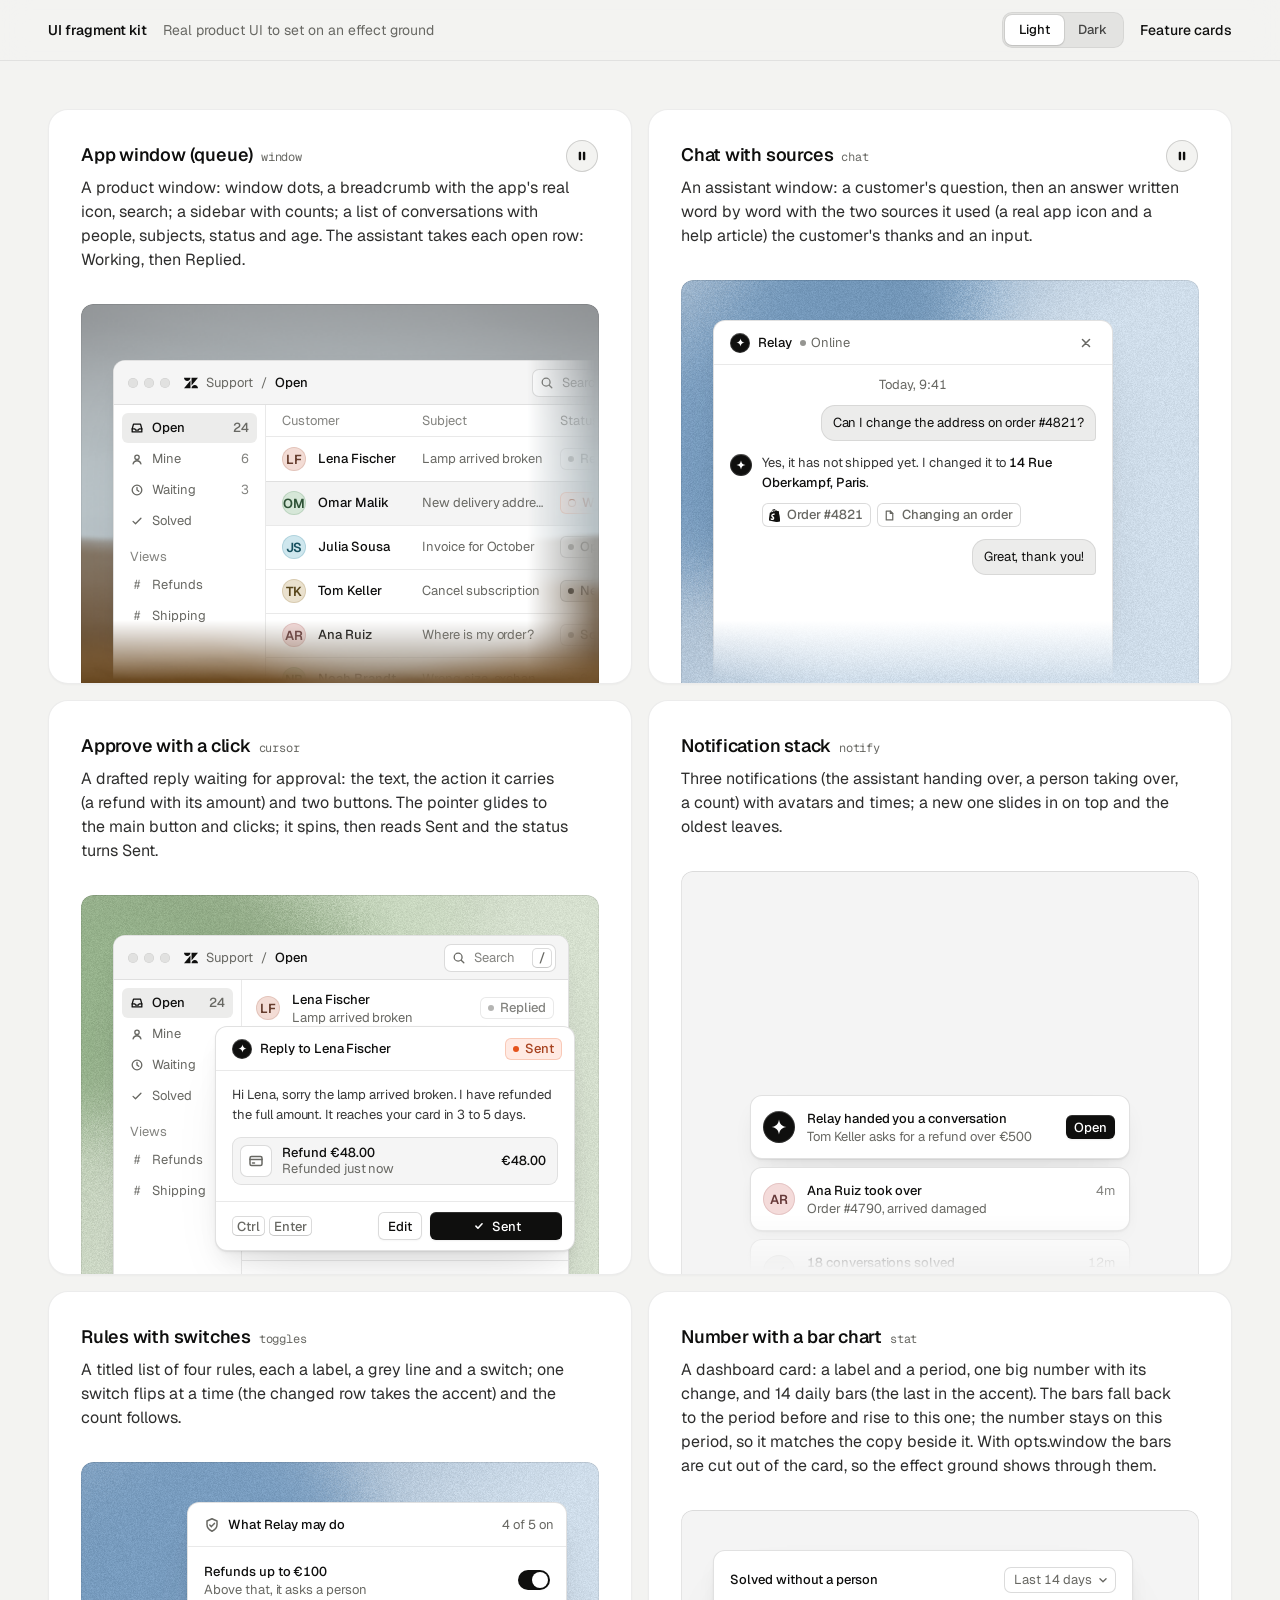
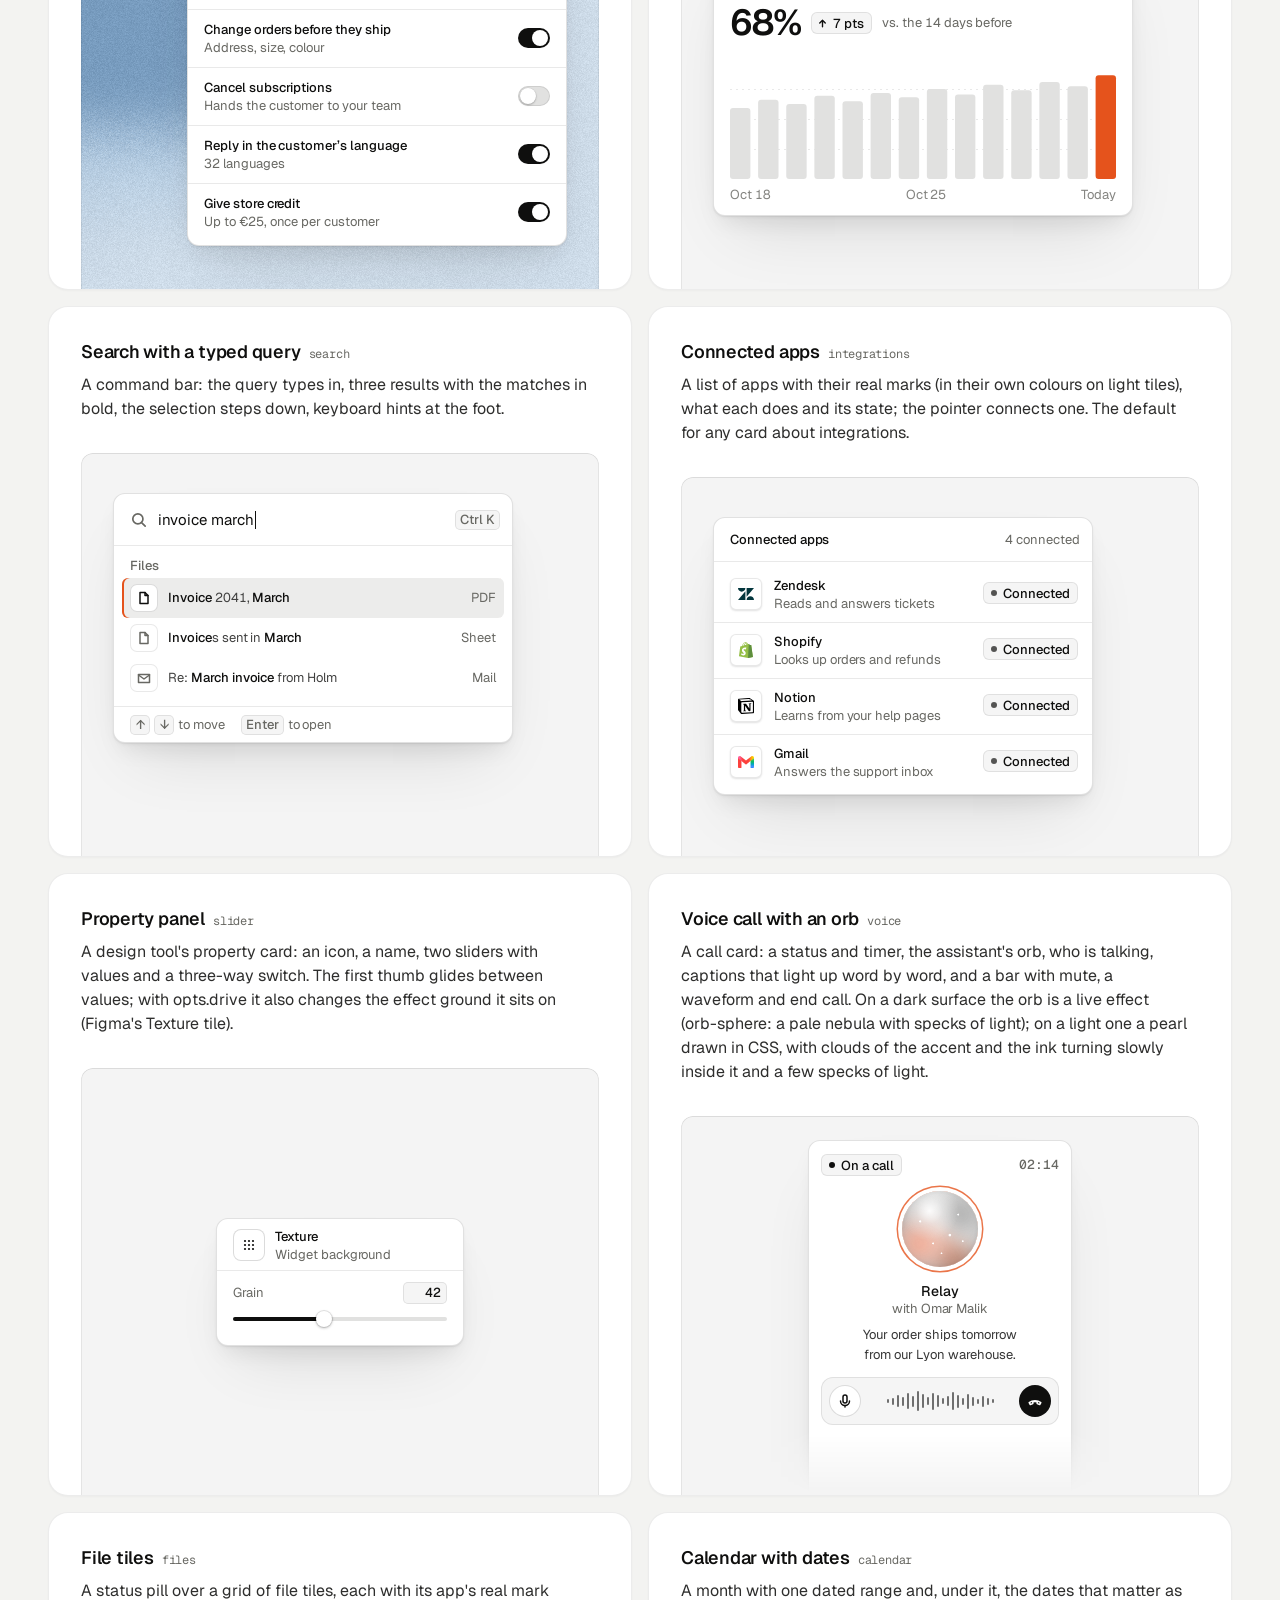
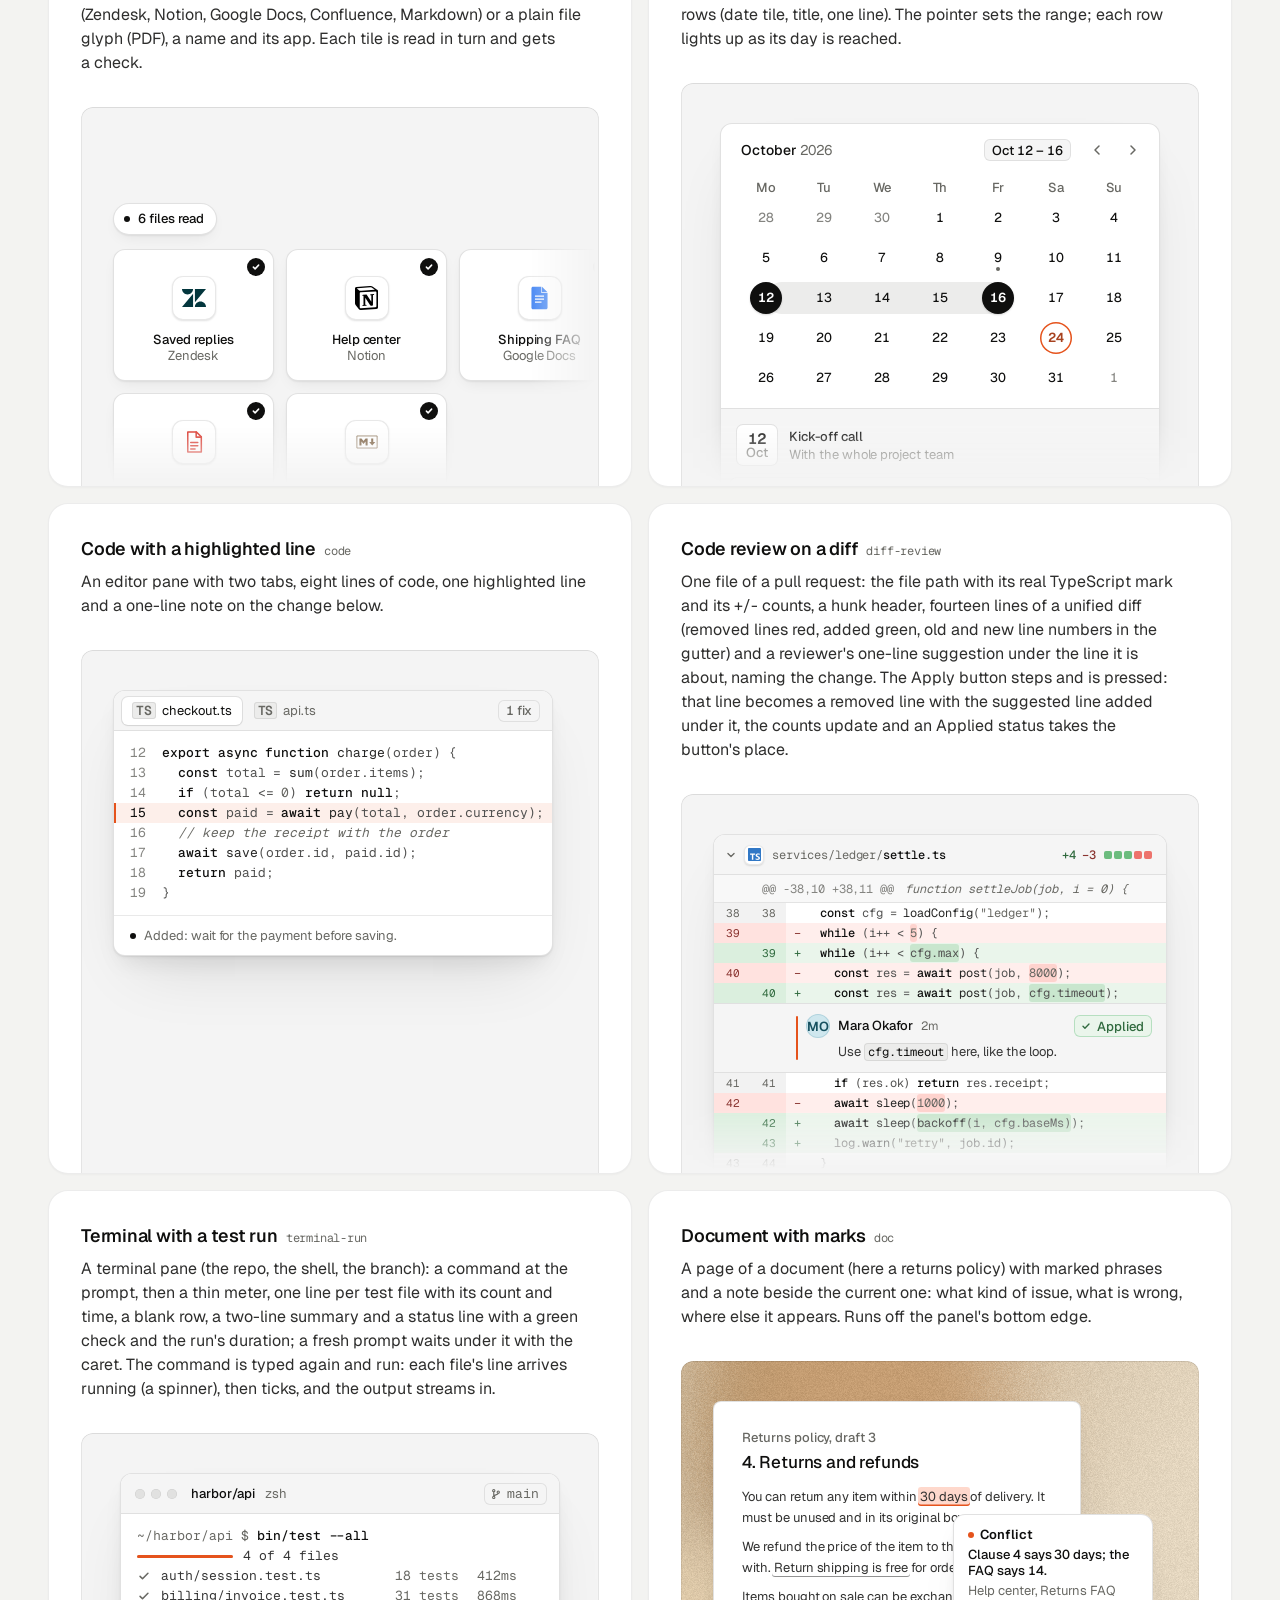
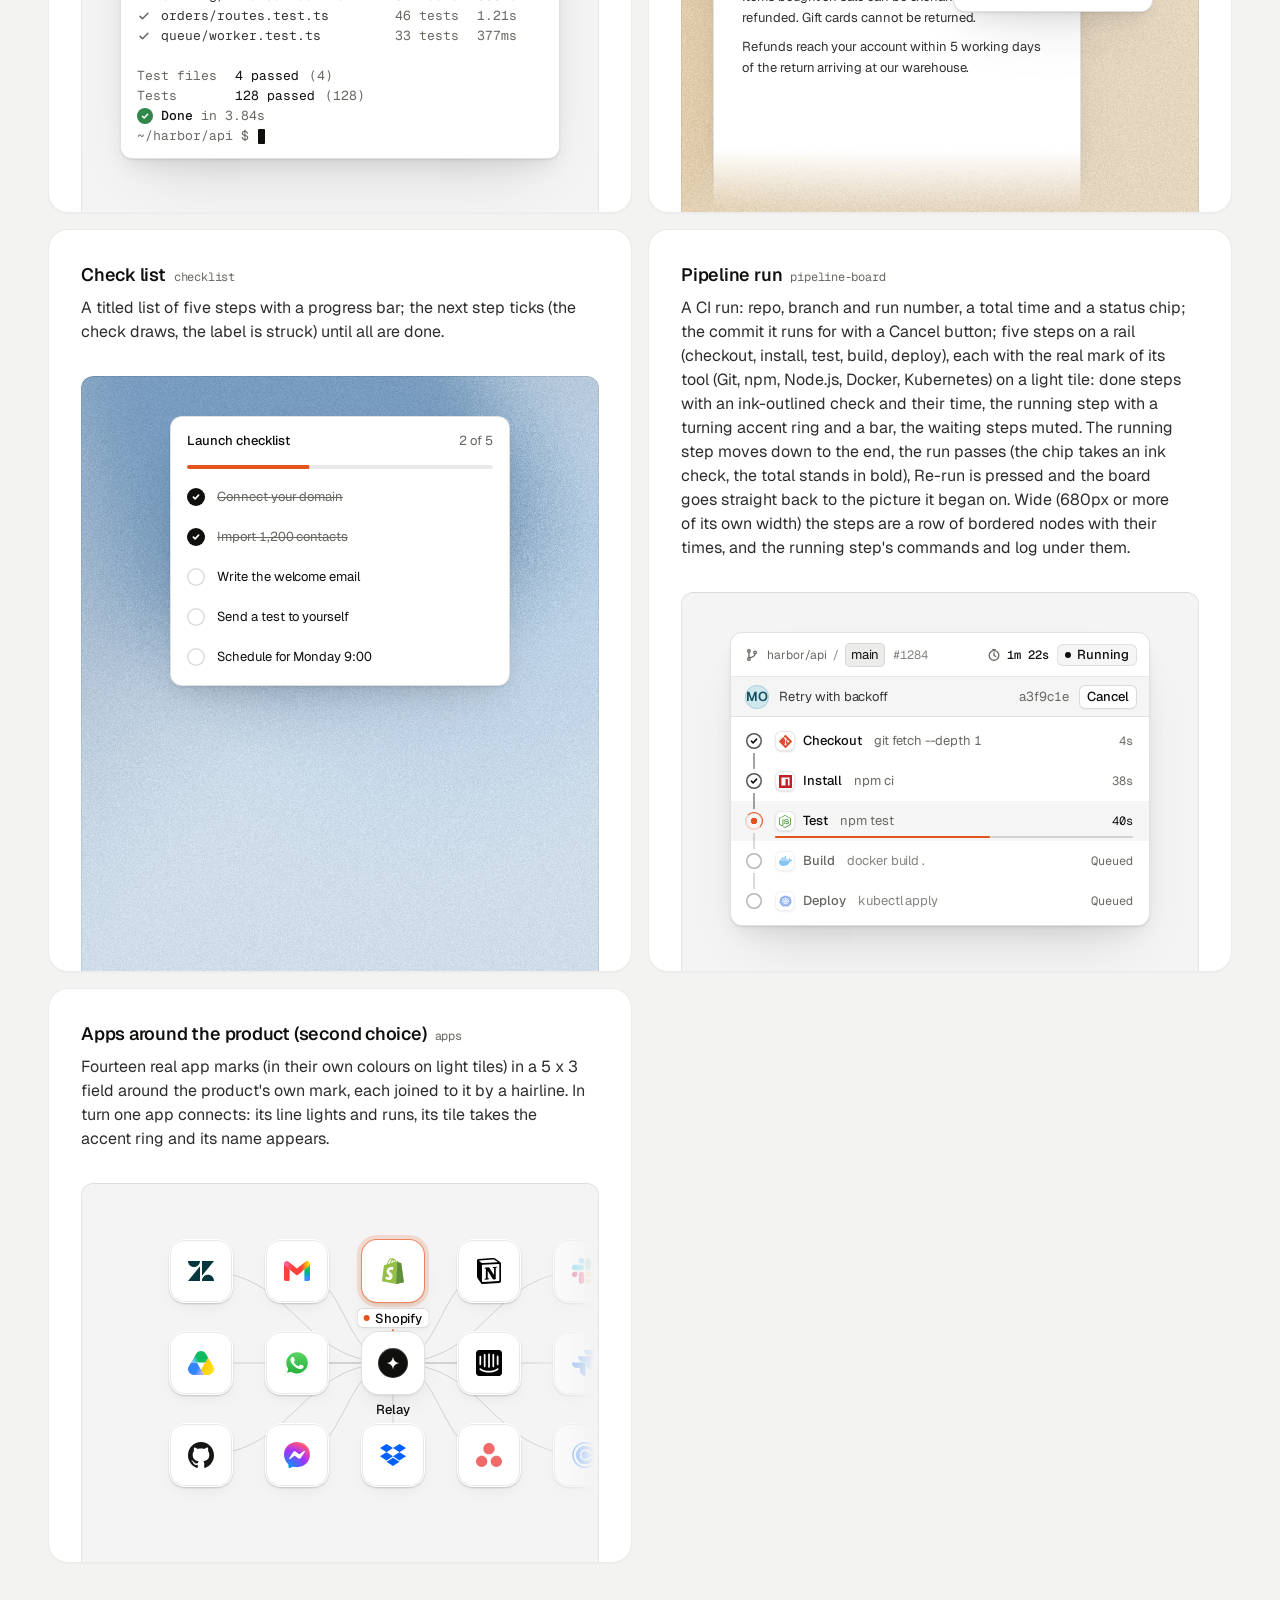
<file: .claude/skills/design-taste-frontend/assets/ui/index.html>
<!doctype html>
<html lang="en" data-theme="light">
<head>
<script>window.__tpGlMax = 16;   /* a gallery shows many live effects at once; a page of a site keeps the default 4 (fx.js) */</script>
<meta charset="utf-8">
<meta name="viewport" content="width=device-width, initial-scale=1">
<title>UI fragment kit</title>
<meta name="description" content="Nineteen pieces of real product UI from the taste-skill kit, each on an effect ground in a feature card.">
<link rel="preconnect" href="https://fonts.googleapis.com">
<link rel="preconnect" href="https://fonts.gstatic.com" crossorigin>
<link href="https://fonts.googleapis.com/css2?family=Geist:wght@300..700&family=Geist+Mono:wght@400;500&display=swap" rel="stylesheet">
<link rel="stylesheet" href="base.css">
<link rel="stylesheet" href="cards.css">
<style>
  :root { --font-text: "Geist", system-ui, sans-serif; --font-display: "Geist", system-ui, sans-serif; --font-mono: "Geist Mono", ui-monospace, monospace; }
  [data-theme="light"] { --bg: #f3f3f1; --card: #ffffff; --ink: #0f0f0e; --muted: #686863; --accent: #e5531c; --accent-ink: #ffffff; --g-bg: #e9e8e4; --g-surface: #f6f5f2; --frag: #ffffff; --warm: #c9a679; }
  [data-theme="dark"] { --bg: #070708; --card: #151517; --ink: #f2f2ef; --muted: #8f9094; --accent: #ff7a3c; --accent-ink: #120c08; --g-bg: #0e0e10; --g-surface: #1b1c1f; --frag: #1c1d20; --warm: #9c9689; }
  * { box-sizing: border-box; }
  html, body { margin: 0; }
  body { font-family: var(--font-text); background: var(--bg); color: var(--ink); -webkit-font-smoothing: antialiased; }
  .panel { --fx-bg: var(--g-bg); --fx-surface: var(--g-surface); --fx-ink: var(--ink); --fx-muted: var(--muted); --fx-accent: var(--hue, var(--warm)); --fx-accent-ink: var(--accent-ink); --calm: var(--g-bg); --p-h: 380px; }
  .top { position: sticky; top: 0; z-index: 20; background: color-mix(in oklab, var(--bg) 86%, transparent); backdrop-filter: blur(14px); -webkit-backdrop-filter: blur(14px); border-bottom: 1px solid color-mix(in oklab, var(--ink) 8%, transparent); }
  .top__in { max-width: 1232px; margin: 0 auto; padding: 0 24px; height: 60px; display: flex; align-items: center; gap: 16px; font-size: 14px; line-height: 20px; }
  .top__in strong { font-weight: 560; }
  .top__in > span { color: var(--muted); }
  .sp { flex: 1; }
  .seg { display: inline-flex; padding: 3px; border-radius: 10px; background: color-mix(in oklab, var(--ink) 6%, var(--bg)); box-shadow: inset 0 0 0 1px color-mix(in oklab, var(--ink) 6%, transparent); }
  .seg button { font: inherit; font-size: 13px; font-weight: 500; border: 0; background: none; color: color-mix(in oklab, var(--ink) 72%, var(--bg)); height: 30px; padding: 0 14px; border-radius: 7px; cursor: pointer; }
  .seg button[aria-pressed="true"] { background: var(--card); color: var(--ink); box-shadow: 0 0 0 1px color-mix(in oklab, var(--ink) 8%, transparent), 0 1px 2px rgb(0 0 0 / .1); }
  .top__in a { color: var(--ink); text-decoration: none; font-weight: 500; }
  main { max-width: 1232px; margin: 0 auto; padding: 48px 24px 96px; }
  .grid { display: grid; grid-template-columns: repeat(2, minmax(0, 1fr)); gap: 16px; }
  .card > h3 code { font: 400 12px/16px var(--font-mono); color: var(--muted); margin-left: 8px; }
  @media (max-width: 860px) { .grid { grid-template-columns: minmax(0, 1fr); } }
  @media (max-width: 600px) { main { padding: 24px 16px 64px; } .top__in { padding: 0 16px; } .top__in > span { display: none; } .panel { --p-h: 340px; } }
</style>
</head>
<body>
<header class="top">
  <div class="top__in">
    <strong>UI fragment kit</strong><span>Real product UI to set on an effect ground</span>
    <span class="sp"></span>
    <div class="seg" role="group" aria-label="Theme"><button type="button" data-mode="light" aria-pressed="true">Light</button><button type="button" data-mode="dark" aria-pressed="false">Dark</button></div>
    <a href="cards.html">Feature cards</a>
  </div>
</header>
<main><div class="grid" id="grid"></div></main>

<script type="module">
  import fx from '../effects/fx.js';
  import ui from './ui.js';
  const index = await fetch('index.json').then(r => r.json());
  // where each one sits, as its meta.json says: anchored at a corner or rising from the bottom and cut by
  // the panel's edge, or whole with 24px or more of ground round it; a fade only where an edge cuts it.
  // Only the compact slider sits in the calm middle (Figma's Texture tile); the cursor dialog is shown
  // where it belongs, over the lower-right edge of a window. [class, fade, style, opts]
  const PLACE = {
    window: ['at-corner', 'stage--fade-br', '--ay:56px'],
    chat: ['at-rise to-edge', 'stage--fade-b'],
    cursor: ['at-over', '', '--bx:24px;--by:24px'],
    notify: ['at-rise fit', 'stage--fade-b', '--ay:calc(100% - 180px);--ay-sm:calc(100% - 180px);--fit-max:380px'],
    toggles: ['at-right', ''],
    stat: ['at-corner', ''],
    search: ['at-corner', ''],
    integrations: ['at-corner', ''],
    slider: ['at-center', '', '', '{"compact":true,"drive":{"param":"grain","min":0.15,"max":0.95}}'],
    voice: ['at-rise to-edge fit', 'stage--fade-b', '--ax:max(24px, 50% - 132px);--ay:24px;--fit-max:264px'],
    files: ['at-corner wide', 'stage--fade-br', '--w:680px;--ay:96px'],
    calendar: ['at-rise fit', 'stage--fade-b', '--fit-max:440px'],
    code: ['at-corner', ''],
    'diff-review': ['at-corner fit', 'stage--fade-b', '--fit-max:480px'],
    'terminal-run': ['at-rise fit', '', '--fit-max:440px'],
    'pipeline-board': ['at-rise fit', '', '--fit-max:420px'],
    doc: ['at-corner to-edge', 'stage--fade-b'],
    checklist: ['at-rise fit', '', '--fit-max:340px'],
    apps: ['at-corner wide', 'stage--fade-br', '--w:560px;--ay:48px'],
  };
  // grounds behind UI are soft lit fields (never a line or dot pattern), on both themes: the bright
  // picture behind dark UI on the dark page, a clear step darker than white UI on the light page
  // the painting stays abstract (a mist over warm sand, level, fully soft) and shows once on the page
  const PAINT = ['painterly-landscape', { blur: 1, brush: 0.35, slope: 0, hillY: 0.3, horizon: 0.62, calm: 0.2, calmX: 0.6, calmY: 0.8, drift: 0, side: 1 }, '{"bg":"#a3b0b6","accent":"#c49a6c"}'];
  const GRAIN = ['grain-gradient', { speed: 0, grainMotion: 0, calm: 0.2, calmX: 0.5, calmY: 0.6, tint: 0.6, contrast: 0.6 }, '{"bg":"#d9ccb7","surface":"#e9e0d2","ink":"#2a2622","muted":"#6f675c","accent":"#a8794a"}'];
  const SKY = [GRAIN[0], GRAIN[1], '{"bg":"#c6d3df","surface":"#d6e0e9","ink":"#25303a","muted":"#5d6873","accent":"#3f6a92"}'];
  const SAGE = [GRAIN[0], GRAIN[1], '{"bg":"#cdd6c6","surface":"#dce3d6","ink":"#262d24","muted":"#5f6a5a","accent":"#6c8e63"}'];
  const GROUND = (m, i) => (m.name === 'slider' ? GRAIN : i === 0 ? PAINT : [GRAIN, SKY, SAGE][i % 3]);
  const q = new URLSearchParams(location.search);
  const grid = document.getElementById('grid');
  grid.innerHTML = index.fragments.map((m, i) => {
    const [at, fade, extra = '', opts = ''] = PLACE[m.name] || ['at-corner', 'stage--fade-br'];
    const [id, params, pal] = GROUND(m, i);
    const w = at === 'at-center' ? '' : ` style="--ax:32px;--ay:40px;${extra}"`;
    const o = opts ? ` data-ui-opts='${opts}'` : '';
    // the cursor is a dialog over a window's edge: the window under it holds still
    const under = m.name === 'cursor' ? `<div class="at-corner" style="--ax:32px;--ay:40px" data-ui-load="window" data-ui-opts='{"compact":true}' data-ui-still></div>` : '';
    return `<article class="card card--row"><h3>${m.title}<code>${m.name}</code></h3><p>${m.shows}</p>
      <div class="panel" data-fx="${id}" data-fx-seed="${(i + 1) * 17}" data-fx-params='${JSON.stringify(params)}' data-fx-palette='${pal}' style="--calm-k:0%">
        <div class="stage ${fade}">${under}<div class="${at}"${w}${o} data-ui-load="${m.name}"></div></div></div></article>`;
  }).join('');
  function setMode(mode) {
    document.documentElement.dataset.theme = mode;
    document.querySelectorAll('.seg button').forEach(b => b.setAttribute('aria-pressed', String(b.dataset.mode === mode)));
  }
  setMode(q.get('mode') === 'dark' ? 'dark' : 'light');
  if (q.has('t')) fx.setClock(+q.get('t'));
  // each ground is drawn once near the screen and kept as a picture (its WebGL context freed), so nineteen
  // panels need one or two contexts, not nineteen
  await Promise.all([ui.loadAll(grid), ui.grounds(grid, fx)]);
  document.documentElement.dataset.ready = '1';
  document.querySelectorAll('.seg button').forEach(b => b.addEventListener('click', async () => {
    setMode(b.dataset.mode);
    for (const el of grid.querySelectorAll('[data-ui]')) el.__ui?.repaint?.();
    await ui.grounds(grid, fx);
  }));
</script>
</body>
</html>
</file>
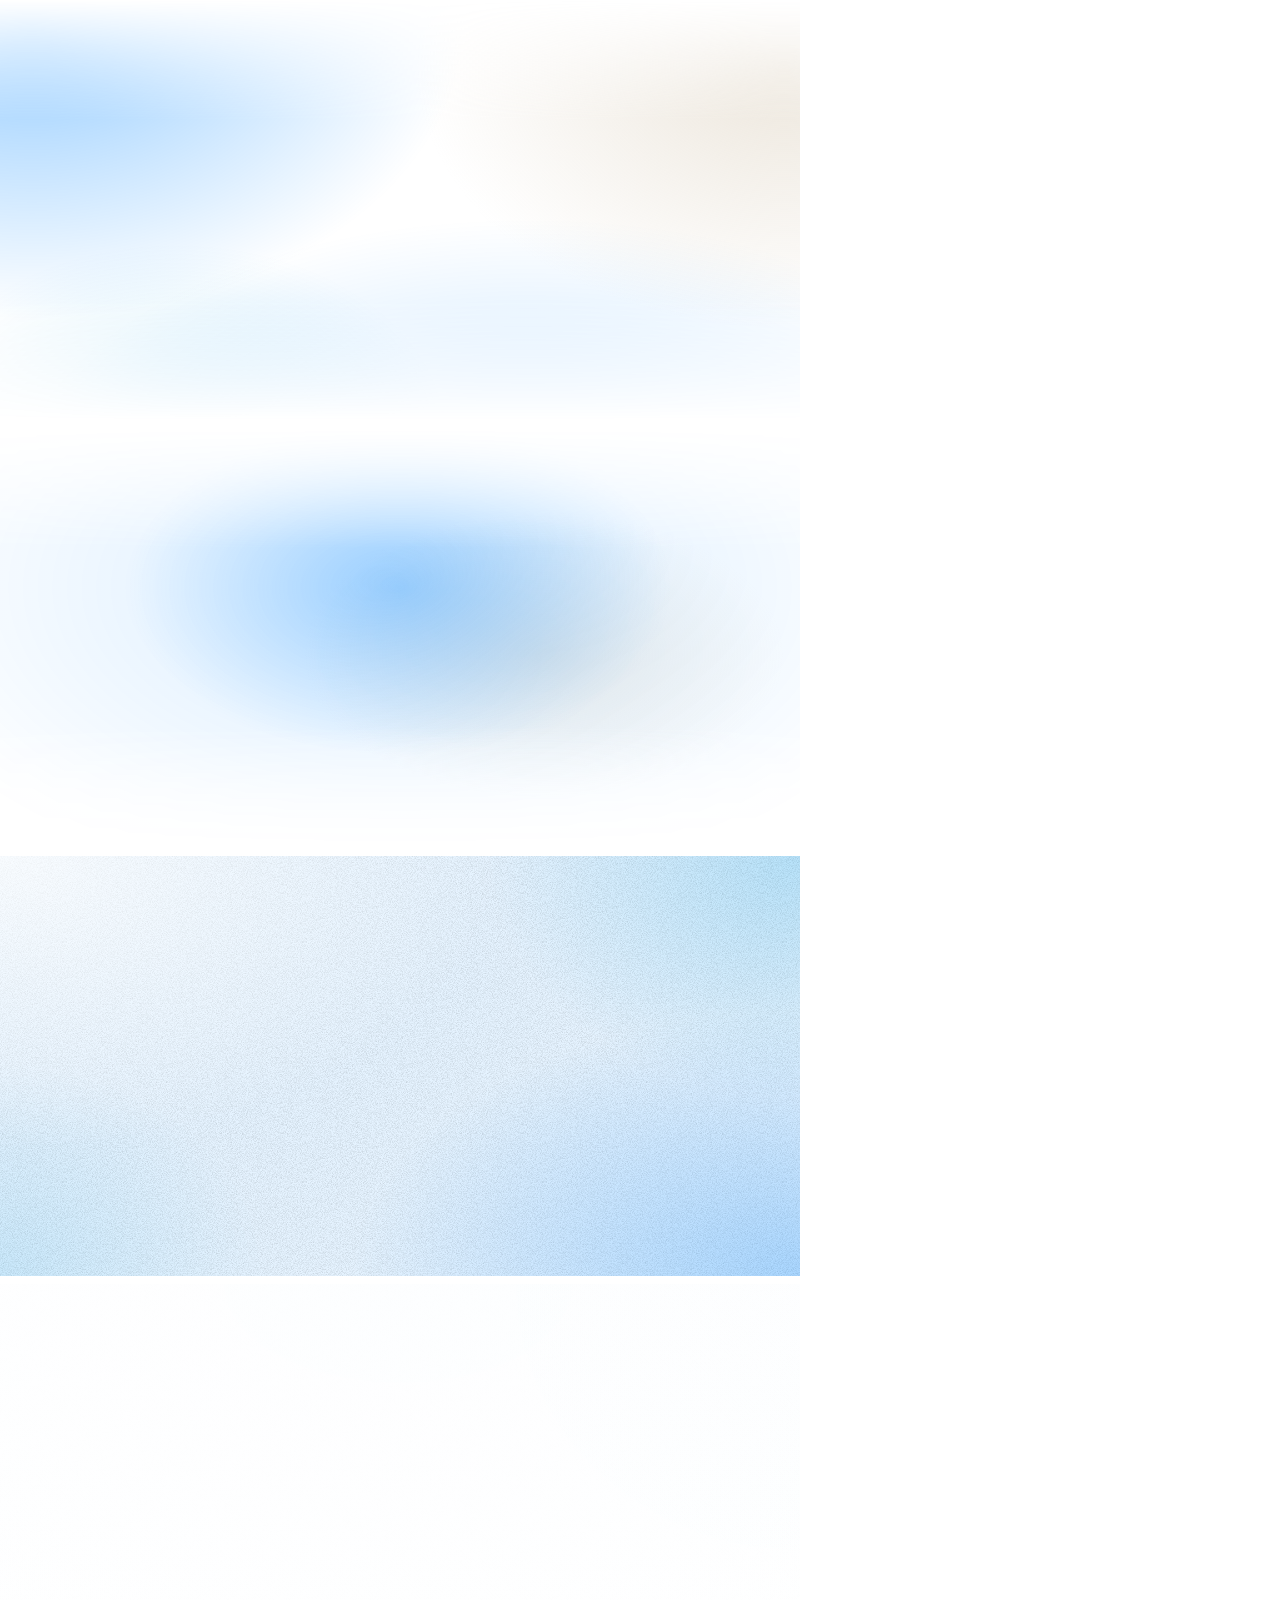
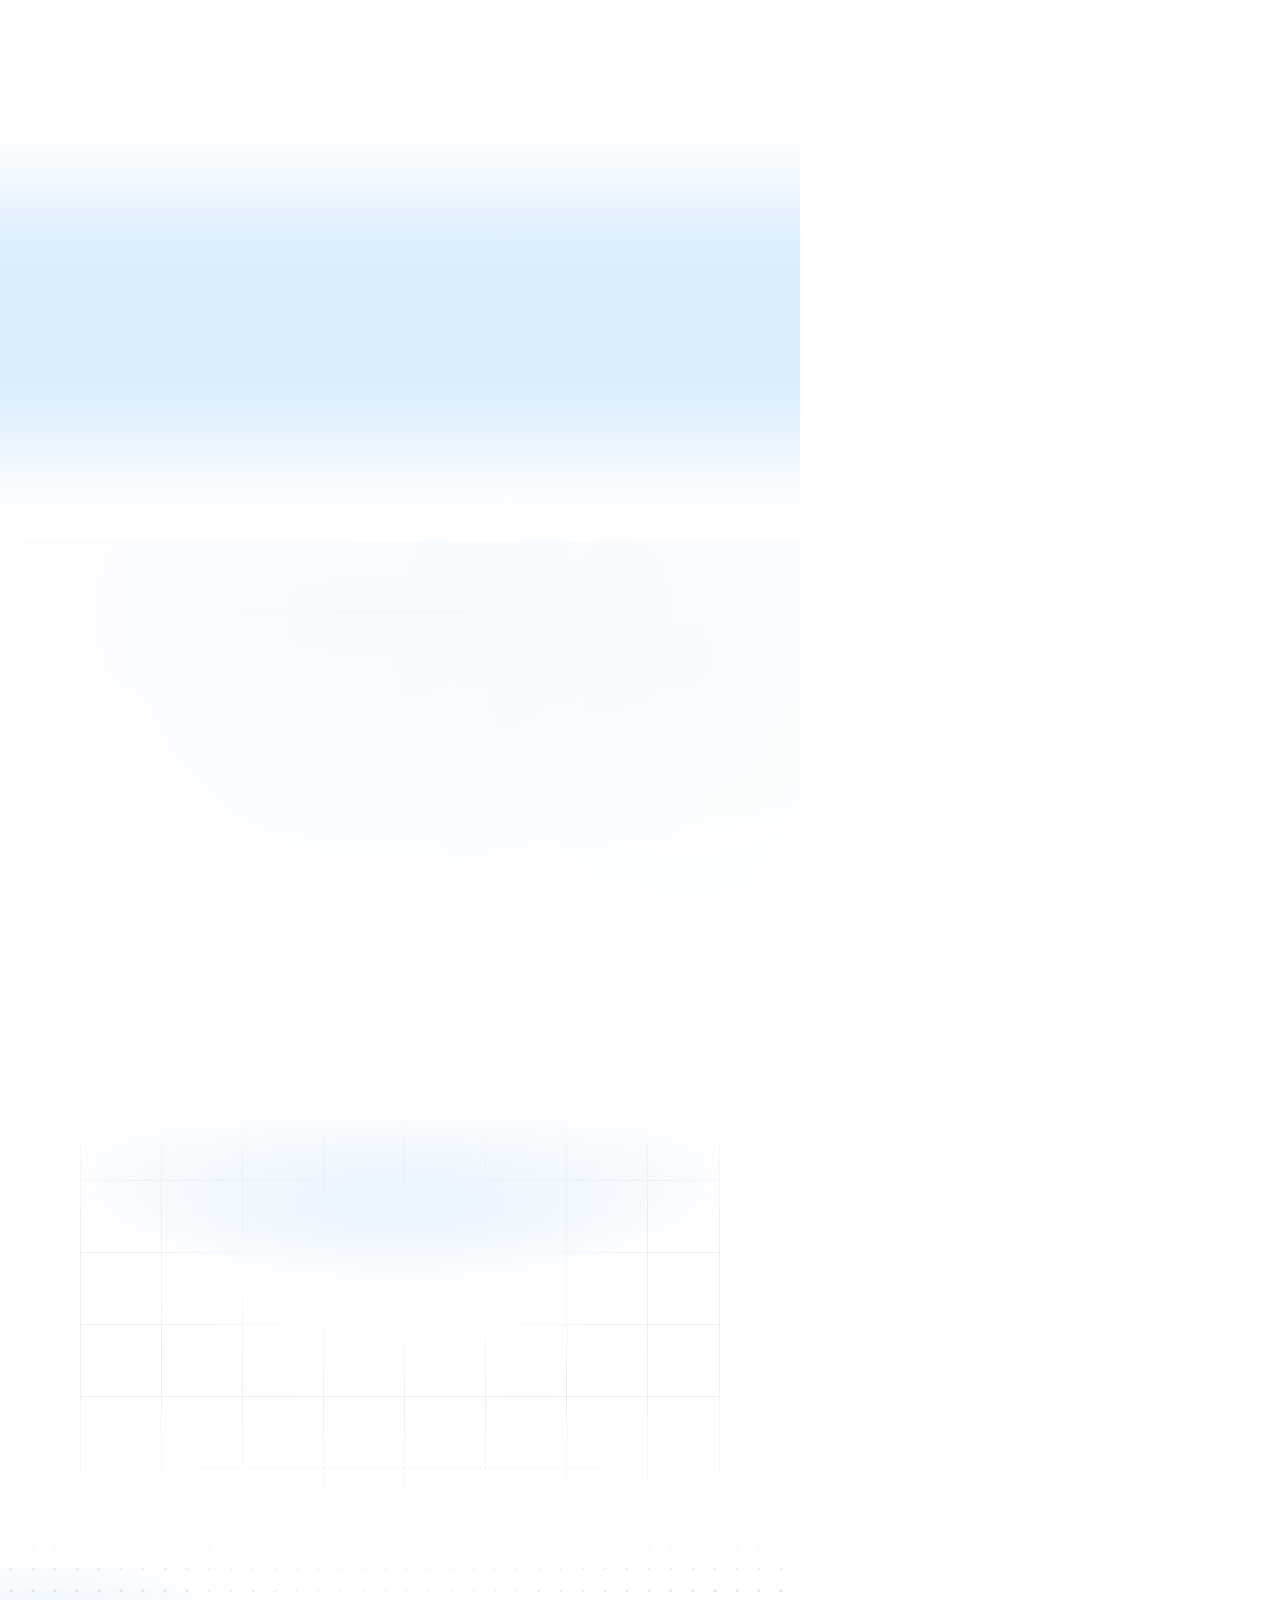
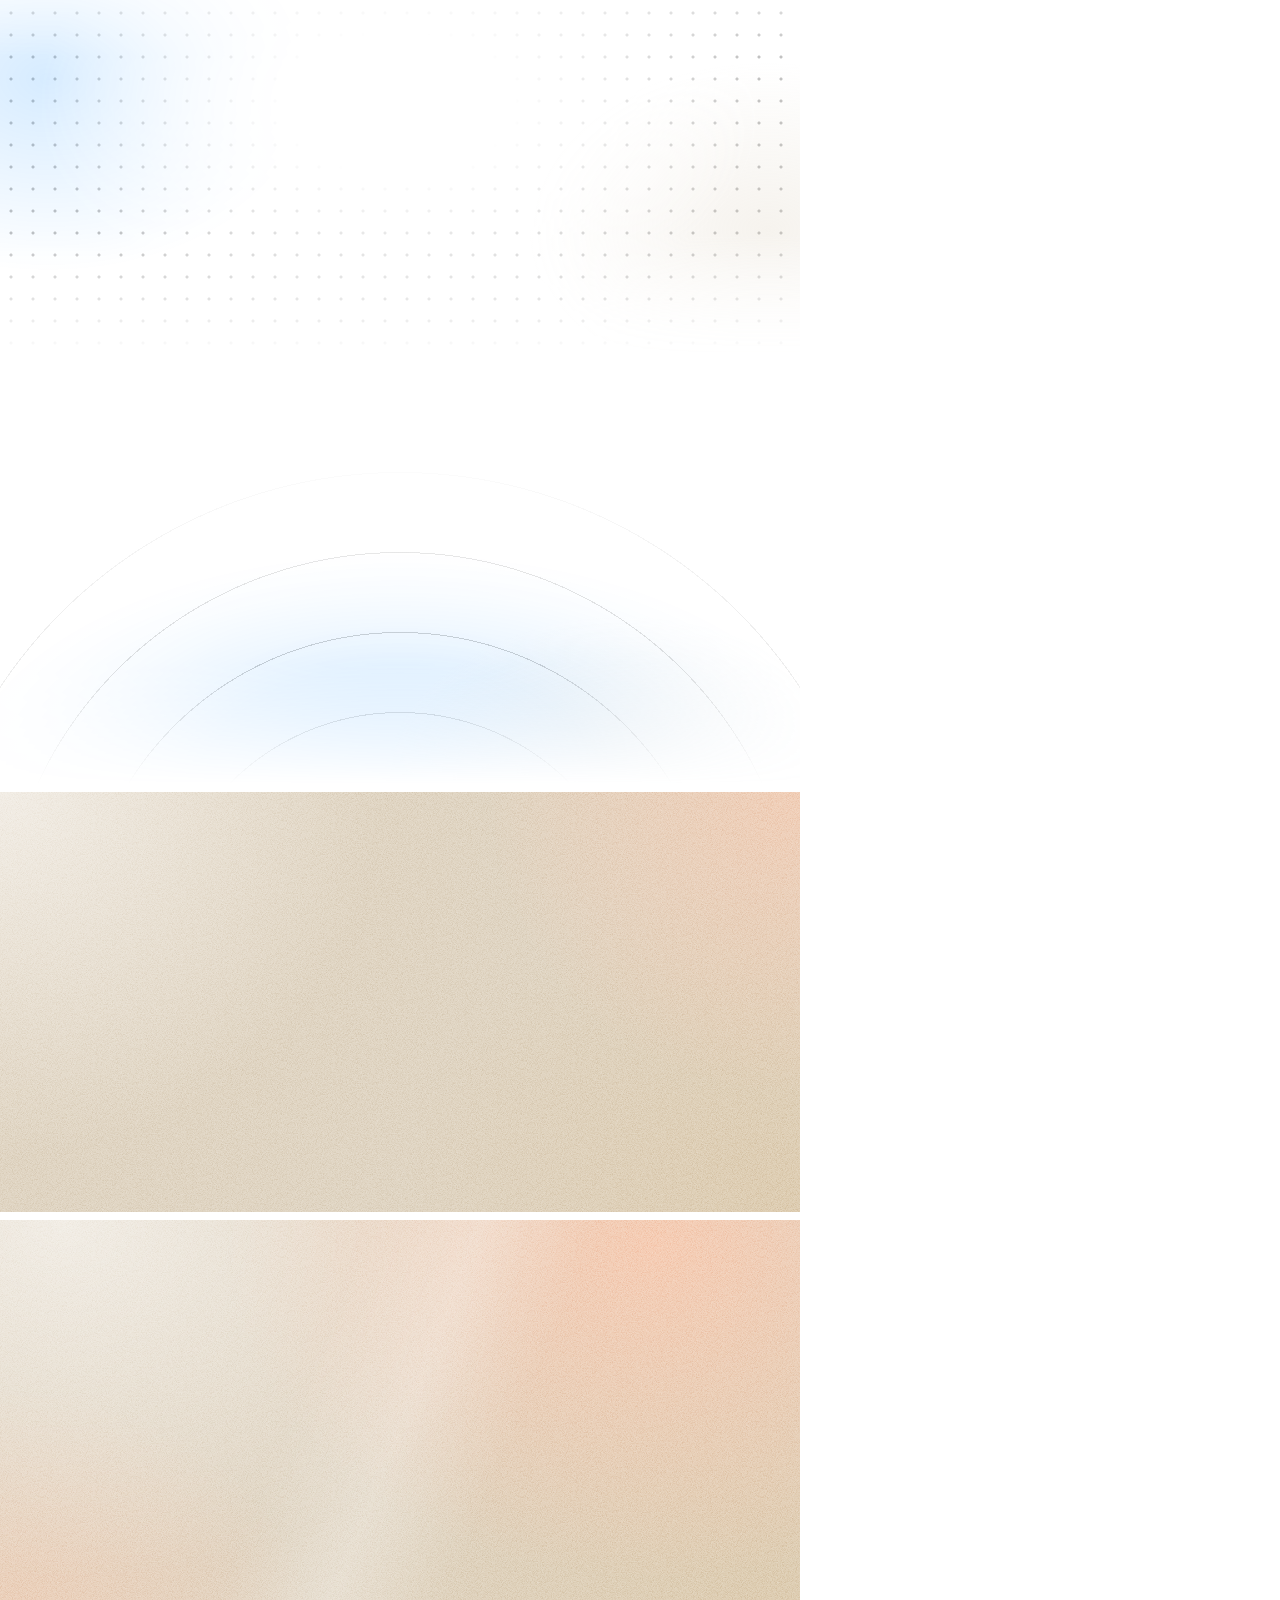
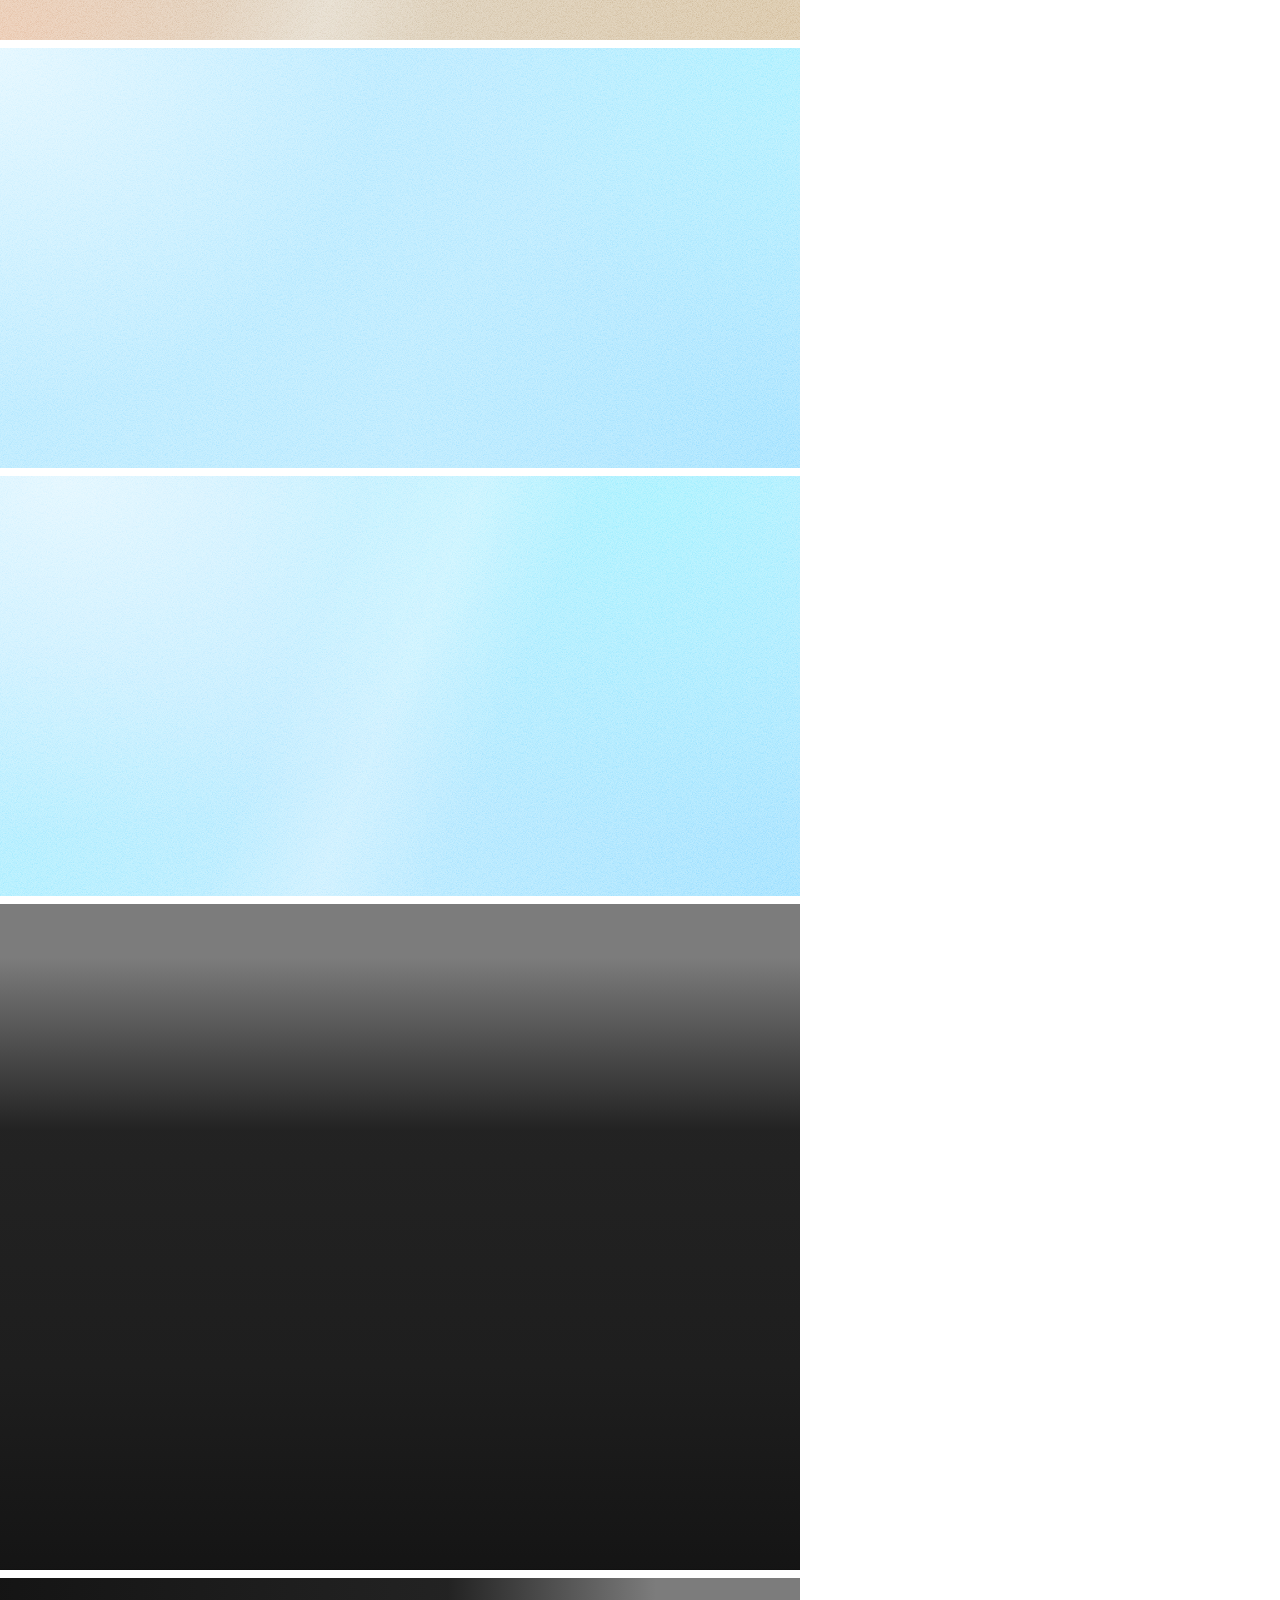
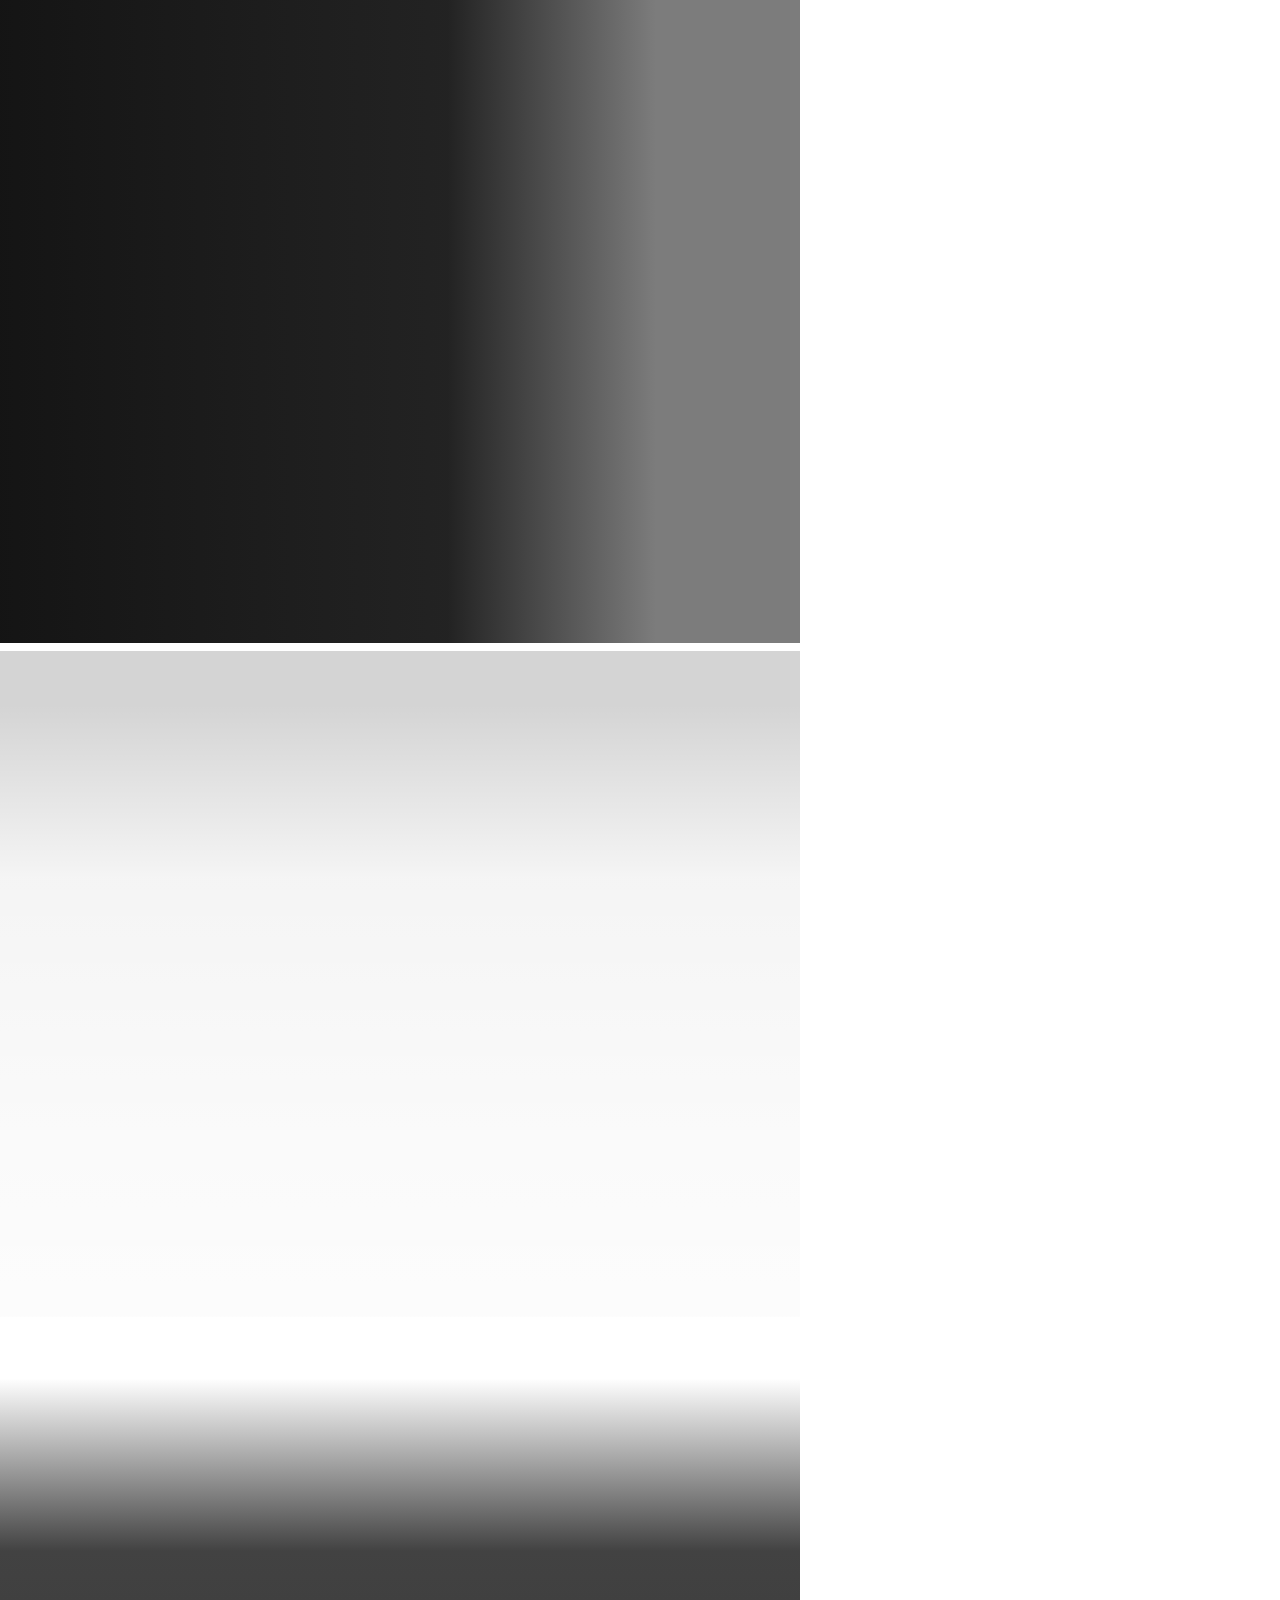
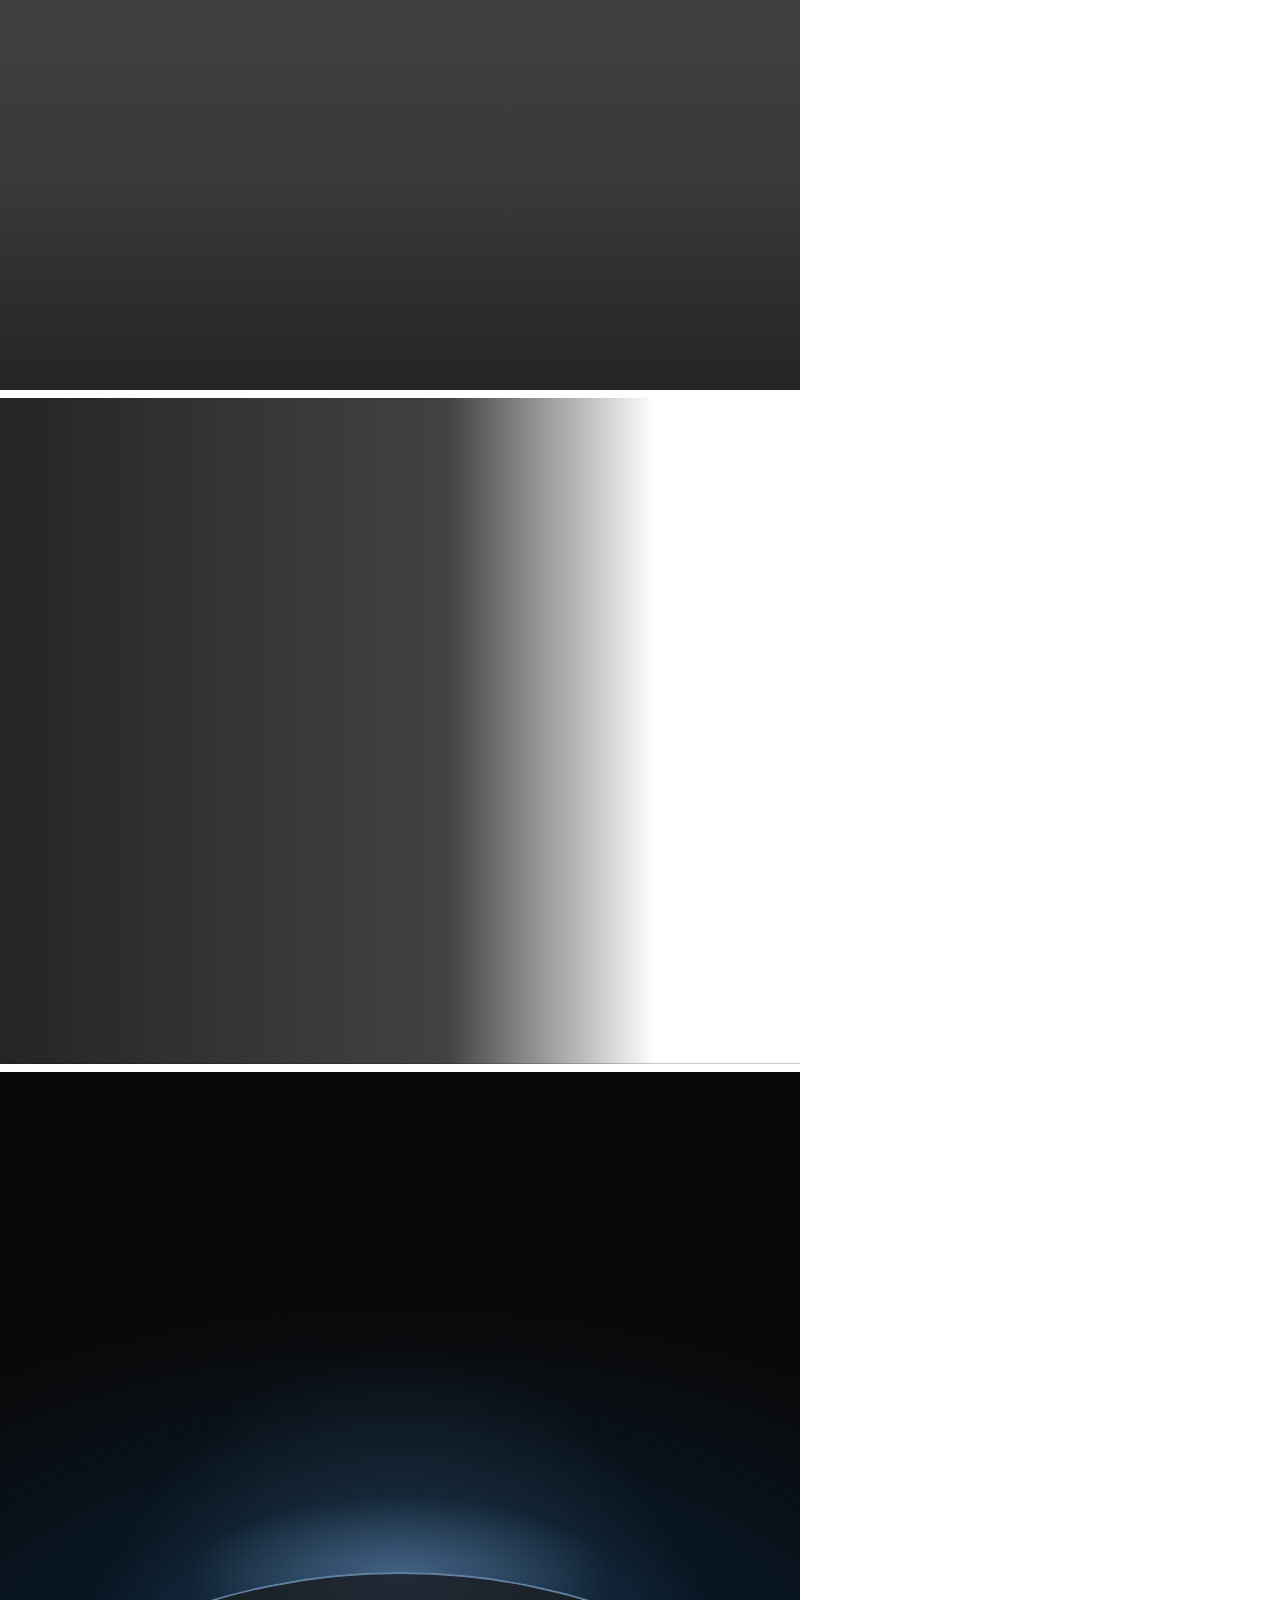
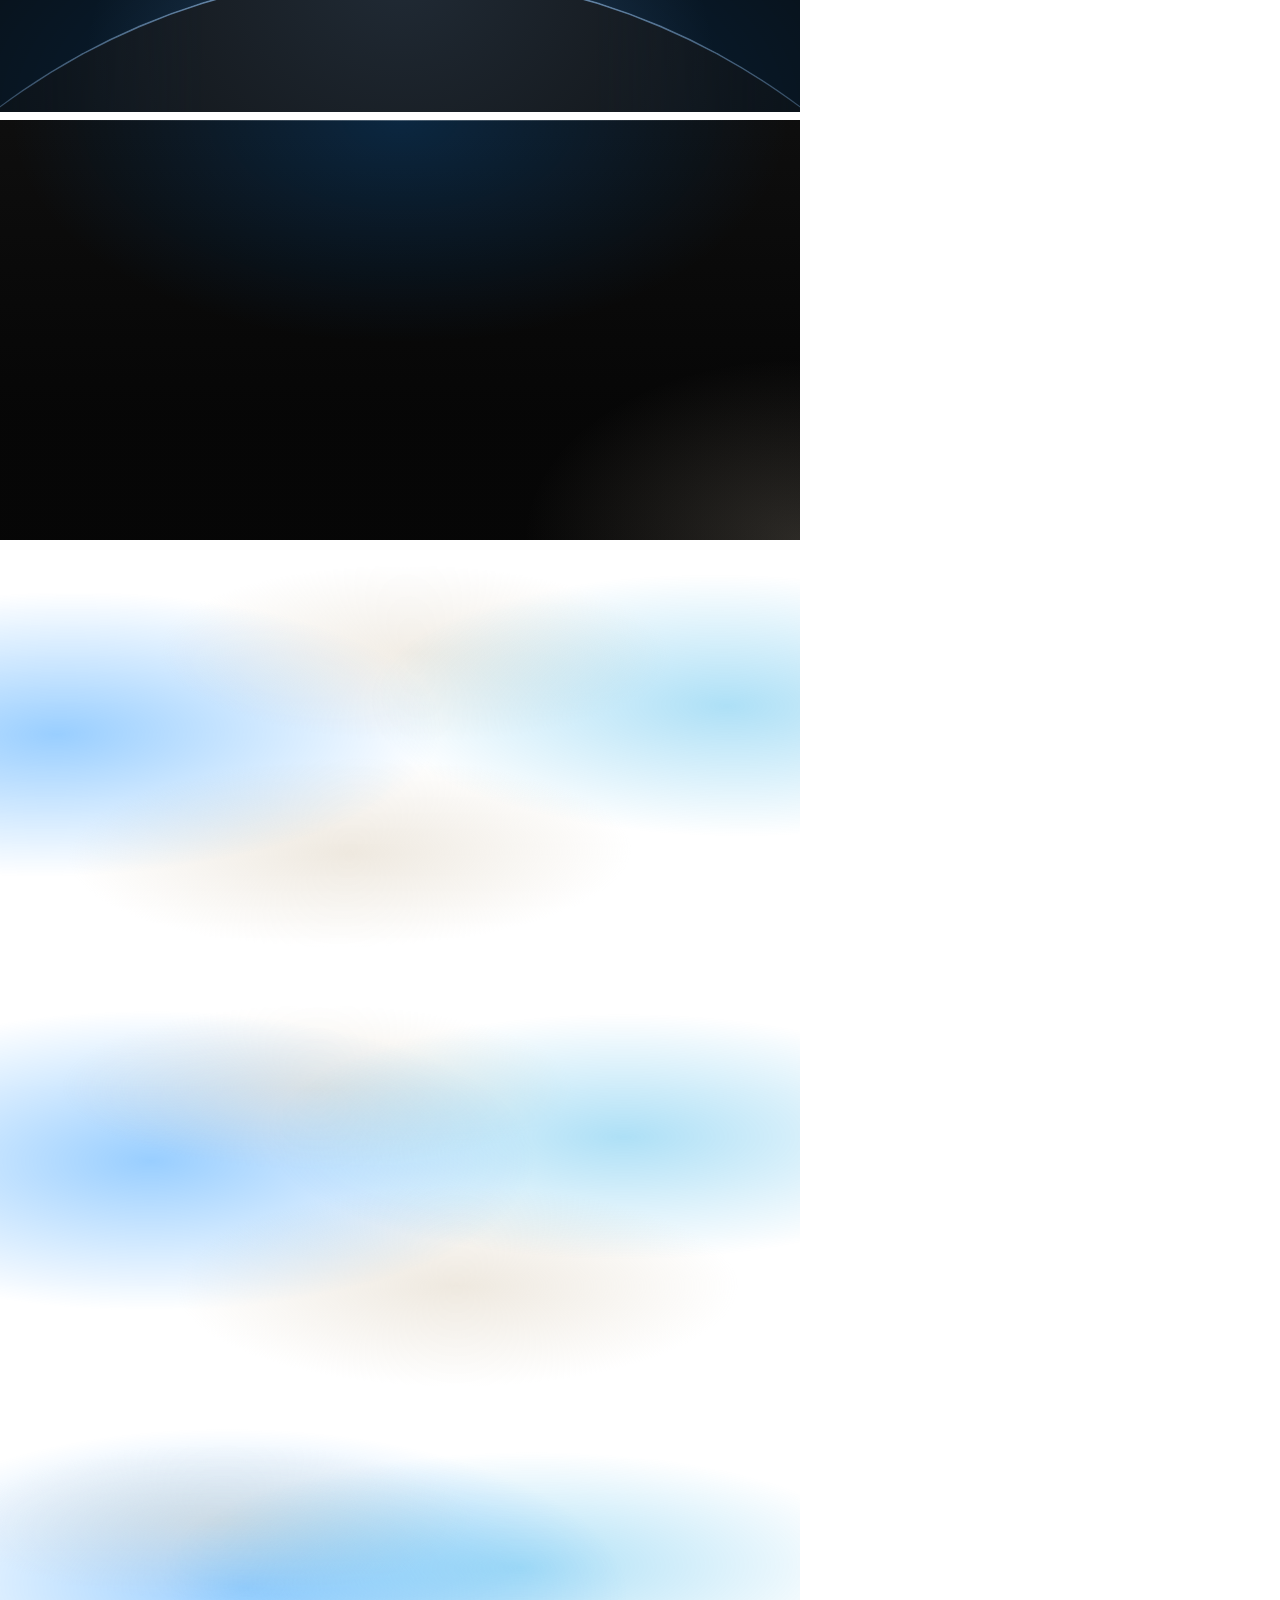
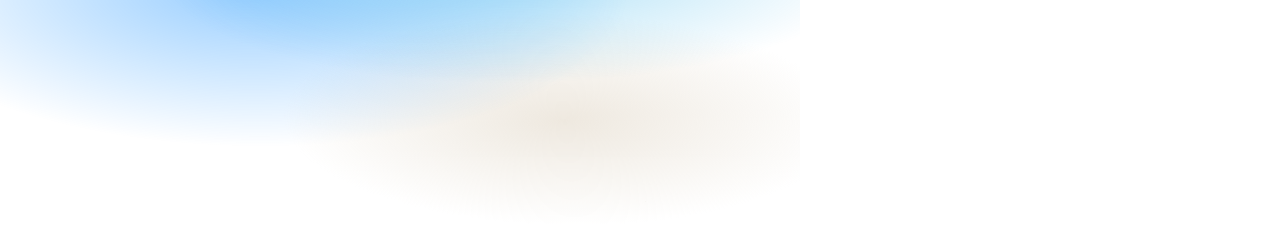
<file: .claude/skills/design-taste-frontend/assets/backgrounds/check.html>
<!doctype html>
<html lang="en" data-ground="sand">
<head>
<meta charset="utf-8">
<title>Backgrounds contrast check</title>
<!-- Every ground in a 800px box, for check.mjs: it sets a palette, screenshots the boxes and measures
     the ink and muted contrast on every pixel of each ground's text zone (index.json). The photograph
     grounds sit on a flat grey picture: #7c7c7c for the dark scrim, #d4d4d4 for the light one; and the worst case of the dark scrim: a white
     picture (white words on it). The light scrim is for pale photographs only. -->
<link rel="stylesheet" href="../system.css">
<link rel="stylesheet" href="backgrounds.css">
<style>body { margin: 0; width: 800px; } .box { width: 800px; margin: 0 0 8px; padding: 24px; font-size: 20px; } .pi, .pm { visibility: hidden; } .pi { color: var(--ink); } .pm { color: var(--muted); }  /* the liquid blobs held at the start, the middle and the end of their drift (the keyframes in backgrounds.css), so the text zone is measured where they stand under it */
  .at-start::before { animation: none; transform: translate3d(-7%, 0, 0) skewX(-7deg) scaleY(.94); } .at-start::after { animation: none; transform: translate3d(8%, 0, 0) skewX(6deg) scaleY(1.04); }
  .at-mid::before { animation: none; transform: translate3d(.5%, 0, 0) skewX(-.5deg) scaleY(.995); } .at-mid::after { animation: none; transform: translate3d(-.5%, 0, 0) scaleY(.98); }
  .at-end::before { animation: none; transform: translate3d(8%, 0, 0) skewX(6deg) scaleY(1.05); } .at-end::after { animation: none; transform: translate3d(-9%, 0, 0) skewX(-6deg) scaleY(.92); }
</style>
<script src="backgrounds.js" defer></script>
</head>
<body>
<div class="bg-mist box" data-g="mist" style="height:420px"><span class="pi">Ink</span> <span class="pm">Muted</span></div>
<div class="bg-halo box" data-g="halo" style="height:420px"><span class="pi">Ink</span> <span class="pm">Muted</span></div>
<div class="bg-grain box" data-g="grain" style="height:420px"><span class="pi">Ink</span> <span class="pm">Muted</span></div>
<div class="bg-paper box" data-g="paper" style="height:420px"><span class="pi">Ink</span> <span class="pm">Muted</span></div>
<div class="bg-dusk box" data-g="dusk" style="height:420px"><span class="pi">Ink</span> <span class="pm">Muted</span></div>
<div class="bg-topglow box" data-g="topglow" style="height:560px"><span class="pi">Ink</span> <span class="pm">Muted</span></div>
<div class="bg-ruled box" data-g="ruled" style="height:420px"><span class="pi">Ink</span> <span class="pm">Muted</span></div>
<div class="bg-dots box" data-g="dots" style="height:420px"><span class="pi">Ink</span> <span class="pm">Muted</span></div>
<div class="bg-arcs box" data-g="arcs" style="height:420px"><span class="pi">Ink</span> <span class="pm">Muted</span></div>
<div class="bg-band box" data-g="band" style="height:420px"><span class="pi">Ink</span> <span class="pm">Muted</span></div>
<div class="bg-field box" data-g="field" style="height:420px"><span class="pi">Ink</span> <span class="pm">Muted</span></div>
<div class="bg-band bg-tint box" data-g="band-tint" style="height:420px"><span class="pi">Ink</span> <span class="pm">Muted</span></div>
<div class="bg-field bg-tint box" data-g="field-tint" style="height:420px"><span class="pi">Ink</span> <span class="pm">Muted</span></div>
<div class="bg-photo box" data-g="photo" style="height:520px;--g-photo:linear-gradient(#7c7c7c,#7c7c7c)"><span class="pi">Ink</span> <span class="pm">Muted</span></div>
<div class="bg-photo bg-photo--left box" data-g="photo-left" style="height:520px;--g-photo:linear-gradient(#7c7c7c,#7c7c7c)"><span class="pi">Ink</span> <span class="pm">Muted</span></div>
<div class="bg-photo bg-photo--light box" data-g="photo-light" style="height:520px;--g-photo:linear-gradient(#d4d4d4,#d4d4d4)"><span class="pi">Ink</span> <span class="pm">Muted</span></div>
<div class="bg-photo box" data-g="photo-white" style="height:520px;--g-photo:linear-gradient(#fff,#fff)"><span class="pi">Ink</span> <span class="pm">Muted</span></div>
<div class="bg-photo bg-photo--left box" data-g="photo-left-white" style="height:520px;--g-photo:linear-gradient(#fff,#fff)"><span class="pi">Ink</span> <span class="pm">Muted</span></div>
<div class="bg-horizon box" data-g="horizon" style="height:640px"><span class="pi">Ink</span> <span class="pm">Muted</span></div>
<div class="bg-deep box" data-g="deep" style="height:420px"><span class="pi">Ink</span> <span class="pm">Muted</span></div>
<div class="bg-liquid box at-start" data-g="liquid" data-no-pause style="height:420px"><span class="pi">Ink</span> <span class="pm">Muted</span></div>
<div class="bg-liquid box at-mid" data-g="liquid-mid" data-no-pause style="height:420px"><span class="pi">Ink</span> <span class="pm">Muted</span></div>
<div class="bg-liquid box at-end" data-g="liquid-end" data-no-pause style="height:420px"><span class="pi">Ink</span> <span class="pm">Muted</span></div>

</body>
</html>
</file>
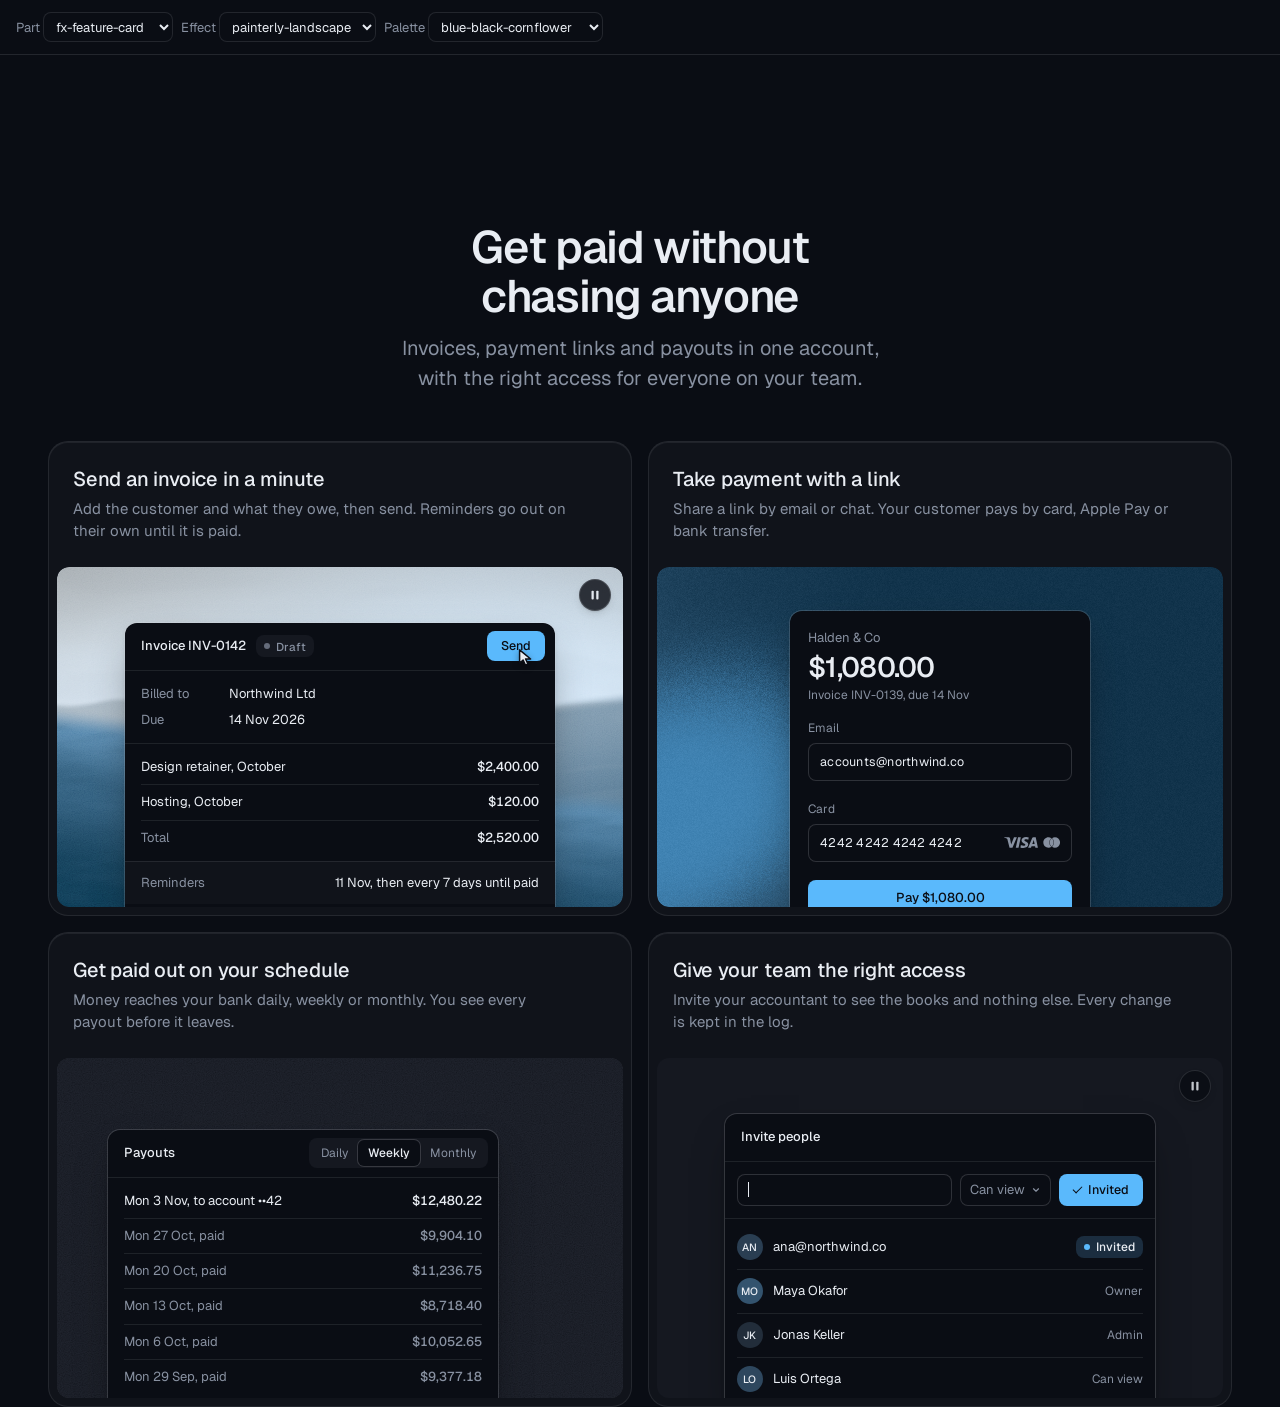
<file: .claude/skills/design-taste-frontend/assets/components/_lab.html>
<!doctype html>
<html lang="en" data-radius="soft">
<head>
<script>window.__tpGlMax = 16;   /* a gallery shows many live effects at once; a page of a site keeps the default 4 (fx.js) */</script>
<meta charset="utf-8">
<meta name="viewport" content="width=device-width, initial-scale=1">
<title>Component lab</title>
<link rel="preconnect" href="https://fonts.googleapis.com">
<link rel="preconnect" href="https://fonts.gstatic.com" crossorigin>
<link href="https://fonts.googleapis.com/css2?family=Geist:wght@100..900&family=Geist+Mono:wght@400..600&display=swap" rel="stylesheet">
<link rel="stylesheet" href="../system.css">
<link rel="stylesheet" href="./base.css">
<style>
  /* one component on its own, with a chosen effect (or object) and palette:
     _lab.html?c=fx-chart&fx=ruled-grounds&palette=white-link-blue&w=640 */
  :root { --font-display: "Geist", system-ui, sans-serif; --font-text: "Geist", system-ui, sans-serif; --font-mono: "Geist Mono", ui-monospace, monospace; --display-weight: 560; --display-tracking: -0.03em; }
  body { min-height: 100vh; margin: 0; }
  .bar { display: flex; flex-wrap: wrap; gap: 8px; align-items: center; padding: 12px 16px; border-bottom: 1px solid var(--line); font: 13px/1.4 var(--font-text); color: var(--muted); }
  .bar select { font: inherit; color: var(--ink); background: var(--bg); border: 1px solid var(--line); border-radius: var(--r-sm); height: 30px; padding: 0 8px; }
  .stage { padding: clamp(16px, 4vw, 48px); margin-inline: auto; }
</style>
</head>
<body>
<div class="bar">
  <label>Part <select id="c"></select></label>
  <label>Effect <select id="fx"></select></label>
  <label>Palette <select id="pal"></select></label>
</div>
<main class="stage" id="stage"></main>
<script type="module">
  import fx from '../effects/fx.js';
  const PARTS = ['fx-feature-card', 'fx-dither-object', 'fx-headline', 'fx-button', 'fx-prompt', 'fx-icon-tiles', 'fx-stat', 'fx-globe', 'fx-map', 'fx-chart', 'fx-bars', 'fx-band', 'fx-spotlight', 'fx-photo', 'fx-avatar', 'fx-search', 'fx-logos', 'fx-tabs', 'fx-pricing', 'fx-progress'];
  const PALETTES = {
    'blue-black-cornflower': { bg: '#0a0d14', surface: '#131824', ink: '#e9edf3', muted: '#8891a1', accent: '#5ab9fc', accentInk: '#0a0d14' },
    'graphite-safety-orange': { bg: '#18191b', surface: '#222427', ink: '#eff0f1', muted: '#9c9ea3', accent: '#ff4a1f', accentInk: '#18191b' },
    'white-link-blue': { bg: '#ffffff', surface: '#f4f4f4', ink: '#111111', muted: '#6b6b6b', accent: '#1a4be0', accentInk: '#ffffff' },
    'moss-sand': { bg: '#ddd6c6', surface: '#d2cab8', ink: '#2a2a26', muted: '#59574e', accent: '#4f6238', accentInk: '#ffffff' },
    'cobalt-field': { bg: '#0034eb', surface: '#002fd6', ink: '#ffffff', muted: '#dfe4f2', accent: '#e9e34a', accentInk: '#111111' },
  };
  const q = new URLSearchParams(location.search);
  const part = PARTS.includes(q.get('c')) ? q.get('c') : PARTS[0];
  const palId = PALETTES[q.get('palette')] ? q.get('palette') : 'blue-black-cornflower';
  const p = PALETTES[palId];
  const s = document.documentElement.style;
  const action = fx.color.contrast(p.accent, p.bg) >= 2.2 ? p.accent : p.ink;
  Object.entries({ '--p-bg': p.bg, '--p-surface': p.surface, '--p-ink': p.ink, '--p-muted': p.muted, '--p-accent': p.accent, '--p-accent-ink': p.accentInk, '--p-action': action, '--p-action-ink': action === p.accent ? p.accentInk : p.bg }).forEach(([k, v]) => s.setProperty(k, v));
  s.colorScheme = fx.color.isDark(p.bg) ? 'dark' : 'light';
  if (q.has('fallback')) fx.config.forceFallback = true;
  // one part at a time: at most 4 live WebGL contexts on this page
  fx.config.maxLive = 4;
  if (q.has('w')) document.getElementById('stage').style.maxWidth = q.get('w') + 'px';

  const base = `./${part}/`;
  const [meta, html, mod] = await Promise.all([fetch(base + 'meta.json').then(r => r.json()), fetch(base + 'component.html').then(r => r.text()), import(base + 'component.js')]);
  const link = Object.assign(document.createElement('link'), { rel: 'stylesheet', href: base + 'component.css' });
  document.head.append(link);
  await new Promise(r => { link.onload = link.onerror = r; });
  const choices = meta.effects?.length ? meta.effects : meta.objects || [];
  const chosen = choices.includes(q.get('fx')) ? q.get('fx') : meta.default;
  const stage = document.getElementById('stage');
  stage.innerHTML = html;
  const root = stage.firstElementChild;
  // the chosen effect goes where the part reads it: data-cx-object, data-cx-fill, or data-cx-effect on the root
  // the dither object: one figure set to the chosen object (one live object, as on a page); no caption under it
  if (meta.objects) {
    const fig = root.matches('[data-cx-object]') ? root : root.querySelector('[data-cx-object]');
    fig.dataset.cxObject = chosen;
    if (q.get('render') === 'studio') fig.dataset.cxRender = 'studio';
    fig.querySelector('.cx-obj__stage').removeAttribute('aria-label');
    fig.style.maxWidth = '720px';
  }
  // without ?fx= the markup keeps its own effects (the feature card mixes a landscape and a grain: setting
  // the default on every panel would paint the grain panel as a landscape too)
  else if (!choices.includes(q.get('fx'))) { /* as written */ }
  else if (root.querySelector('[data-cx-fill]')) root.querySelectorAll('[data-cx-fill]').forEach(el => { el.dataset.cxFill = chosen; });
  else if (root.querySelector('[data-cx-effect]')) root.querySelectorAll('[data-cx-effect]').forEach(el => { el.dataset.cxEffect = chosen; });
  else root.dataset.cxEffect = chosen;
  // the map draws its baked streets; an effect named with ?fx= shows its fallback ground (no map data) instead
  if (part === 'fx-map' && choices.includes(q.get('fx'))) delete root.dataset.cxMap;
  await document.fonts.ready;
  window.__part = mod.default(root);
  setTimeout(() => { document.documentElement.dataset.ready = '1'; }, 1200);

  const fill = (sel, list, cur, key) => {
    const el = document.getElementById(sel);
    el.innerHTML = list.map(v => `<option${v === cur ? ' selected' : ''}>${v}</option>`).join('');
    el.addEventListener('change', () => { q.set(key, el.value); if (key === 'c') q.delete('fx'); location.search = q.toString(); });
  };
  fill('c', PARTS, part, 'c');
  // a part whose default is none (the map's streets, the photograph as it is) lists none first, so the
  // select never shows an effect that is not on
  fill('fx', meta.default === 'none' ? ['none', ...choices] : choices, chosen, 'fx');
  fill('pal', Object.keys(PALETTES), palId, 'palette');
</script>
</body>
</html>
</file>
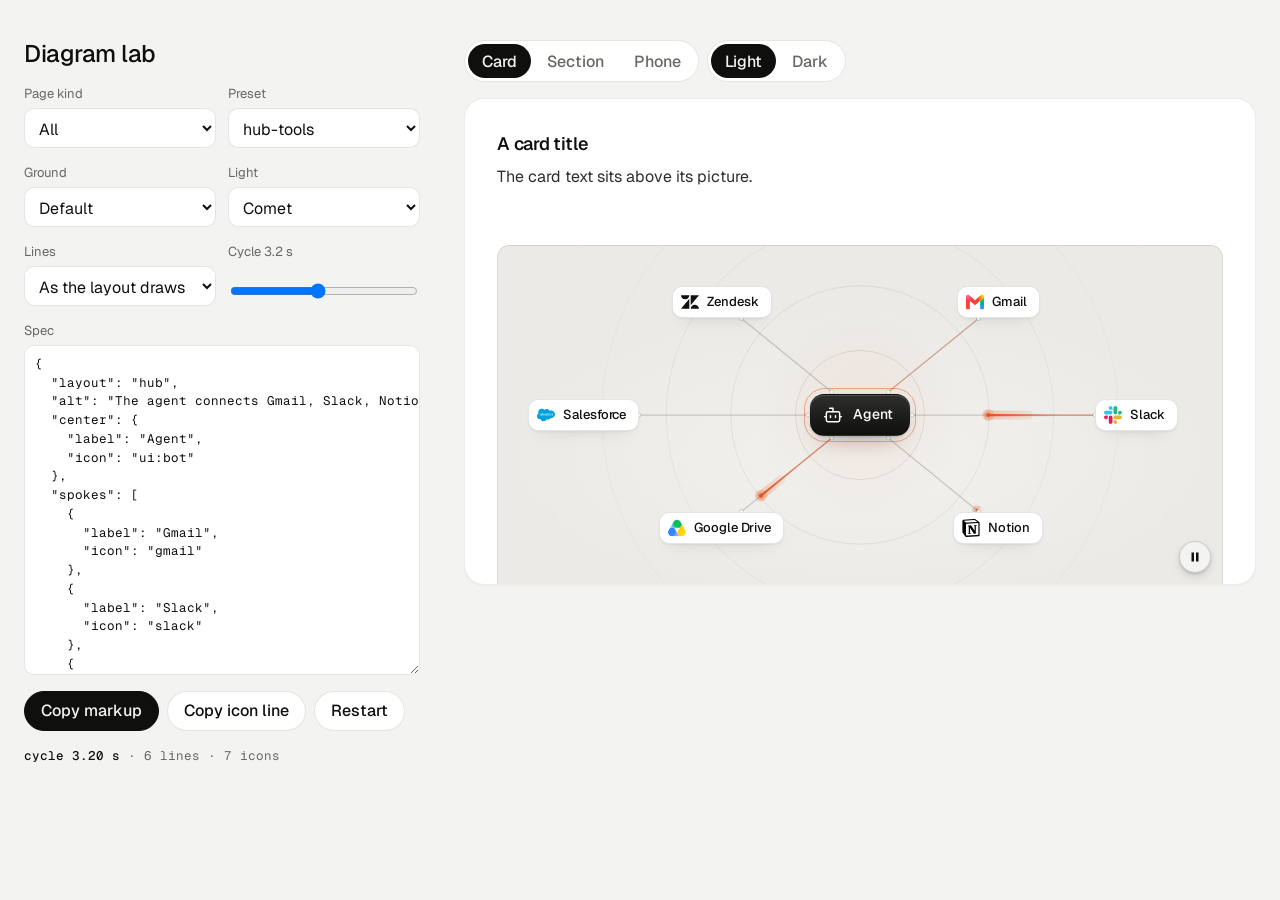
<file: .claude/skills/design-taste-frontend/assets/diagrams/lab.html>
<!doctype html>
<html lang="en">
<head>
<meta charset="utf-8">
<meta name="viewport" content="width=device-width, initial-scale=1">
<title>Diagram lab</title>
<link rel="preconnect" href="https://fonts.googleapis.com">
<link rel="preconnect" href="https://fonts.gstatic.com" crossorigin>
<link href="https://fonts.googleapis.com/css2?family=Geist:wght@300..700&family=Geist+Mono:wght@400;500&display=swap" rel="stylesheet">
<link rel="stylesheet" href="../ui/cards.css">
<link rel="stylesheet" href="diagram.css">
<style>
  /* The builder: pick a preset, change the JSON or the controls, see the card at once, copy the markup. Not part of a page. */
  :root { --font-text: "Geist", system-ui, sans-serif; --font-display: "Geist", system-ui, sans-serif; --font-mono: "Geist Mono", ui-monospace, monospace; }
  [data-theme="light"] { --bg: #f3f3f1; --card: #ffffff; --ink: #0f0f0e; --muted: #686863; --accent: #e5531c; --accent-ink: #ffffff; --frag: #ffffff; --ground-bg: #ebeae6; --ground-accent: #dcd9d0; --line: rgb(0 0 0 / .1); --field: #ffffff; }
  [data-theme="light"][data-accent="blue"] { --accent: #2456e8; }
  [data-theme="light"][data-accent="green"] { --accent: #16825d; }
  [data-theme="dark"] { --bg: #070708; --card: #141416; --ink: #f2f2ef; --muted: #8f9094; --accent: #ff7a3c; --accent-ink: #120c08; --frag: #1c1d20; --ground-bg: #101012; --ground-accent: #232326; --line: rgb(255 255 255 / .12); --field: #101012; }
  [data-theme="dark"][data-accent="white"] { --accent: #f2f2ef; --accent-ink: #0b0b0c; }
  [data-theme="dark"][data-accent="green"] { --accent: #3ccf8e; --accent-ink: #06130d; }
  * { box-sizing: border-box; }
  html, body { margin: 0; }
  body { font-family: var(--font-text); background: var(--bg); color: var(--ink); -webkit-font-smoothing: antialiased; min-height: 100vh; }
  .lab { display: grid; gap: 32px; max-width: 1440px; margin: 0 auto; padding: 32px 24px 64px; }
  .side { display: grid; gap: 16px; align-content: start; min-width: 0; }
  .side h1 { margin: 0; font: 500 24px/1.2 var(--font-display); letter-spacing: -0.02em; }
  .row { display: grid; gap: 6px; }
  .row > label, .row > .lbl { font-size: 13px; color: var(--muted); }
  .two { display: grid; grid-template-columns: 1fr 1fr; gap: 12px; }
  select, textarea, button, input[type=range] { font: inherit; color: inherit; }
  select, textarea { width: 100%; background: var(--field); border: 1px solid var(--line); border-radius: 10px; padding: 9px 10px; }
  select { height: 40px; }
  textarea { min-height: 360px; resize: vertical; font: 400 12.5px/1.5 var(--font-mono); white-space: pre; tab-size: 2; }
  textarea.is-bad { border-color: #c4321c; }
  .btns { display: flex; flex-wrap: wrap; gap: 8px; }
  button.b { height: 40px; padding: 0 16px; border-radius: 999px; border: 1px solid var(--line); background: var(--card); cursor: pointer; font-weight: 500; }
  button.b:hover { border-color: var(--ink); }
  button.b--main { background: var(--ink); color: var(--bg); border-color: var(--ink); }
  .out { font: 400 12.5px/1.5 var(--font-mono); color: var(--muted); overflow-wrap: anywhere; min-height: 1.5em; }
  .out b { color: var(--ink); font-weight: 500; }
  .out .bad { color: #c4321c; }
  .lb-stage { min-width: 0; display: grid; align-content: start; gap: 16px; }
  .lb-stage .card > .panel { --p-h: 340px; }
  .lb-stage .card--wide > .panel { --p-h: 560px; }
  .lb-stage .card--phone { max-width: 390px; }
  .lb-stage .card--phone > .panel { --p-h: 300px; }
  .seg { display: inline-flex; border: 1px solid var(--line); border-radius: 999px; padding: 3px; gap: 2px; background: var(--card); width: fit-content; }
  .seg button { height: 34px; padding: 0 14px; border: 0; background: none; border-radius: 999px; cursor: pointer; font-weight: 500; color: var(--muted); }
  .seg button[aria-pressed="true"] { background: var(--ink); color: var(--bg); }
  @media (min-width: 1024px) { .lab { grid-template-columns: 400px minmax(0, 1fr); gap: 40px; padding-top: 40px; } textarea { min-height: 330px; } .side { position: sticky; top: 24px; max-height: calc(100vh - 48px); overflow: auto; padding-right: 4px; } }
  @media (max-width: 639px) { .lab { padding: 24px 16px 48px; } }
</style>
</head>
<body data-theme="light" data-icon-base="../icons/demo/">
<div class="lab">
  <aside class="side">
    <h1>Diagram lab</h1>
    <div class="two">
      <div class="row"><label for="type">Page kind</label><select id="type"><option value="">All</option><option>software</option><option>tech</option><option>gaming</option><option>product</option><option>service</option></select></div>
      <div class="row"><label for="preset">Preset</label><select id="preset"></select></div>
    </div>
    <div class="two">
      <div class="row"><label for="ground">Ground</label><select id="ground"><option value="">Default</option><option>dots</option><option>rings</option><option>grid</option><option>glow</option><option>glow dots</option><option>glow rings</option><option>none</option></select></div>
      <div class="row"><label for="pulse">Light</label><select id="pulse"><option value="">Comet</option><option>dot</option><option>none</option></select></div>
    </div>
    <div class="two">
      <div class="row"><label for="curve">Lines</label><select id="curve"><option value="">As the layout draws them</option><option>curve</option><option>elbow</option><option>swirl</option></select></div>
      <div class="row"><label for="cycle">Cycle <span id="cycleV">3.2 s</span></label><input id="cycle" type="range" min="2.5" max="4" step="0.1" value="3.2"></div>
    </div>
    <div class="row"><label for="json">Spec</label><textarea id="json" spellcheck="false"></textarea></div>
    <div class="btns">
      <button class="b b--main" id="copy" type="button">Copy markup</button>
      <button class="b" id="copyIcons" type="button">Copy icon line</button>
      <button class="b" id="restart" type="button">Restart</button>
    </div>
    <div class="out" id="info"></div>
  </aside>
  <main class="lb-stage">
    <div class="btns">
      <div class="seg" id="size" role="group" aria-label="Size"><button type="button" data-v="card" aria-pressed="true">Card</button><button type="button" data-v="section" aria-pressed="false">Section</button><button type="button" data-v="phone" aria-pressed="false">Phone</button></div>
      <div class="seg" id="theme" role="group" aria-label="Palette"><button type="button" data-v="light" aria-pressed="true">Light</button><button type="button" data-v="dark" aria-pressed="false">Dark</button></div>
    </div>
    <article class="card card--row" id="card"><h3 id="ct"></h3><p id="cp"></p><div class="panel"><div class="dg" id="dg"></div></div></article>
  </main>
</div>
<script type="module">
  import dg from './diagram.js';
  const $ = id => document.getElementById(id);
  const presets = await dg.presets();
  const base = new URL('../icons/demo/', location.href).href;
  const q = new URLSearchParams(location.search);
  let spec = null, d = null, size = 'card';

  const names = type => Object.keys(presets).filter(k => !type || (presets[k].types || []).includes(type));
  const fillPresets = () => { $('preset').innerHTML = names($('type').value).map(k => `<option>${k}</option>`).join(''); };
  const load = id => { spec = JSON.parse(JSON.stringify(presets[id])); delete spec.types; $('json').value = JSON.stringify(spec, null, 2); sync(); };
  const first = n => (spec.center || spec.core || spec.input || spec.root || spec.left || {}).label || n;

  function iconIds(o, out = new Set()) {
    if (Array.isArray(o)) o.forEach(x => iconIds(x, out));
    else if (o && typeof o === 'object') for (const k in o) { if (k === 'icon' && typeof o[k] === 'string' && !/^text:|[/.]/.test(o[k])) out.add(o[k]); else iconIds(o[k], out); }
    return out;
  }
  function markup() {
    const j = JSON.stringify(spec);
    return /'/.test(j)
      ? `<div class="panel"><div class="dg" data-diagram><script type="application/json">${j}<\/script></div></div>`
      : `<div class="panel"><div class="dg" data-diagram='${j}'></div></div>`;
  }
  function paint() {
    const card = $('card');
    card.classList.toggle('card--wide', size === 'section');
    card.classList.toggle('card--phone', size === 'phone');
    const s = JSON.parse(JSON.stringify(spec));
    if (size === 'section') s.size = 'section';
    $('ct').textContent = 'A card title';
    $('cp').textContent = 'The card text sits above its picture.';
    const el = $('dg');
    d = dg.mount(el, s, { iconBase: base });
    const ids = [...iconIds(spec)];
    setTimeout(() => {
      $('info').innerHTML = `<b>cycle ${d.T ? d.T.toFixed(2) : '-'} s</b> · ${d.E ? d.E.filter(e => e.lit).length : 0} lines · ${ids.length} icons`;
    }, 400);
  }
  function sync() {
    try { spec = JSON.parse($('json').value); $('json').classList.remove('is-bad'); } catch (e) { $('json').classList.add('is-bad'); $('info').innerHTML = `<span class="bad">${e.message}</span>`; return; }
    paint();
  }
  // a control writes into the spec and the textarea
  function setField(path, v) {
    try { spec = JSON.parse($('json').value); } catch { return; }
    const [a, b] = path.split('.');
    if (b) { spec[a] = spec[a] || {}; if (v === '' || v == null) delete spec[a][b]; else spec[a][b] = v; if (!Object.keys(spec[a]).length) delete spec[a]; }
    else if (v === '' || v == null) delete spec[a]; else spec[a] = v;
    $('json').value = JSON.stringify(spec, null, 2);
    sync();
  }
  $('type').onchange = () => { fillPresets(); load($('preset').value); };
  $('preset').onchange = () => { $('ground').value = $('pulse').value = $('curve').value = ''; $('cycle').value = 3.2; $('cycleV').textContent = '3.2 s'; load($('preset').value); };
  $('ground').onchange = () => setField('ground', $('ground').value);
  $('pulse').onchange = () => setField('motion.pulse', $('pulse').value);
  $('curve').onchange = () => setField('curve', $('curve').value);
  $('cycle').oninput = () => { $('cycleV').textContent = (+$('cycle').value).toFixed(1) + ' s'; setField('motion.cycle', +$('cycle').value === 3.2 ? '' : +$('cycle').value); };
  let t0; $('json').oninput = () => { clearTimeout(t0); t0 = setTimeout(sync, 350); };
  $('restart').onclick = () => d && d.restart && d.restart();
  const copy = async (text, btn, label) => { try { await navigator.clipboard.writeText(text); btn.textContent = 'Copied'; } catch { btn.textContent = 'Copy failed'; } setTimeout(() => (btn.textContent = label), 1400); };
  $('copy').onclick = () => copy(markup(), $('copy'), 'Copy markup');
  $('copyIcons').onclick = () => copy(`node <skill>/scripts/icons.mjs fetch ${[...iconIds(spec)].join(' ')} --out assets/icons`, $('copyIcons'), 'Copy icon line');
  for (const [id, key] of [['size', 'size'], ['theme', 'theme']]) {
    $(id).onclick = ev => {
      const b = ev.target.closest('button'); if (!b) return;
      [...$(id).children].forEach(x => x.setAttribute('aria-pressed', String(x === b)));
      if (key === 'size') { size = b.dataset.v; paint(); } else document.body.dataset.theme = b.dataset.v;
    };
  }
  if (q.get('type')) $('type').value = q.get('type');
  fillPresets();
  if (q.get('preset') && presets[q.get('preset')]) $('preset').value = q.get('preset');
  if (q.get('theme') === 'dark') { document.body.dataset.theme = 'dark'; $('theme').children[1].click(); }
  load($('preset').value);
  window.__lab = { get d() { return d; } };
</script>
</body>
</html>
</file>
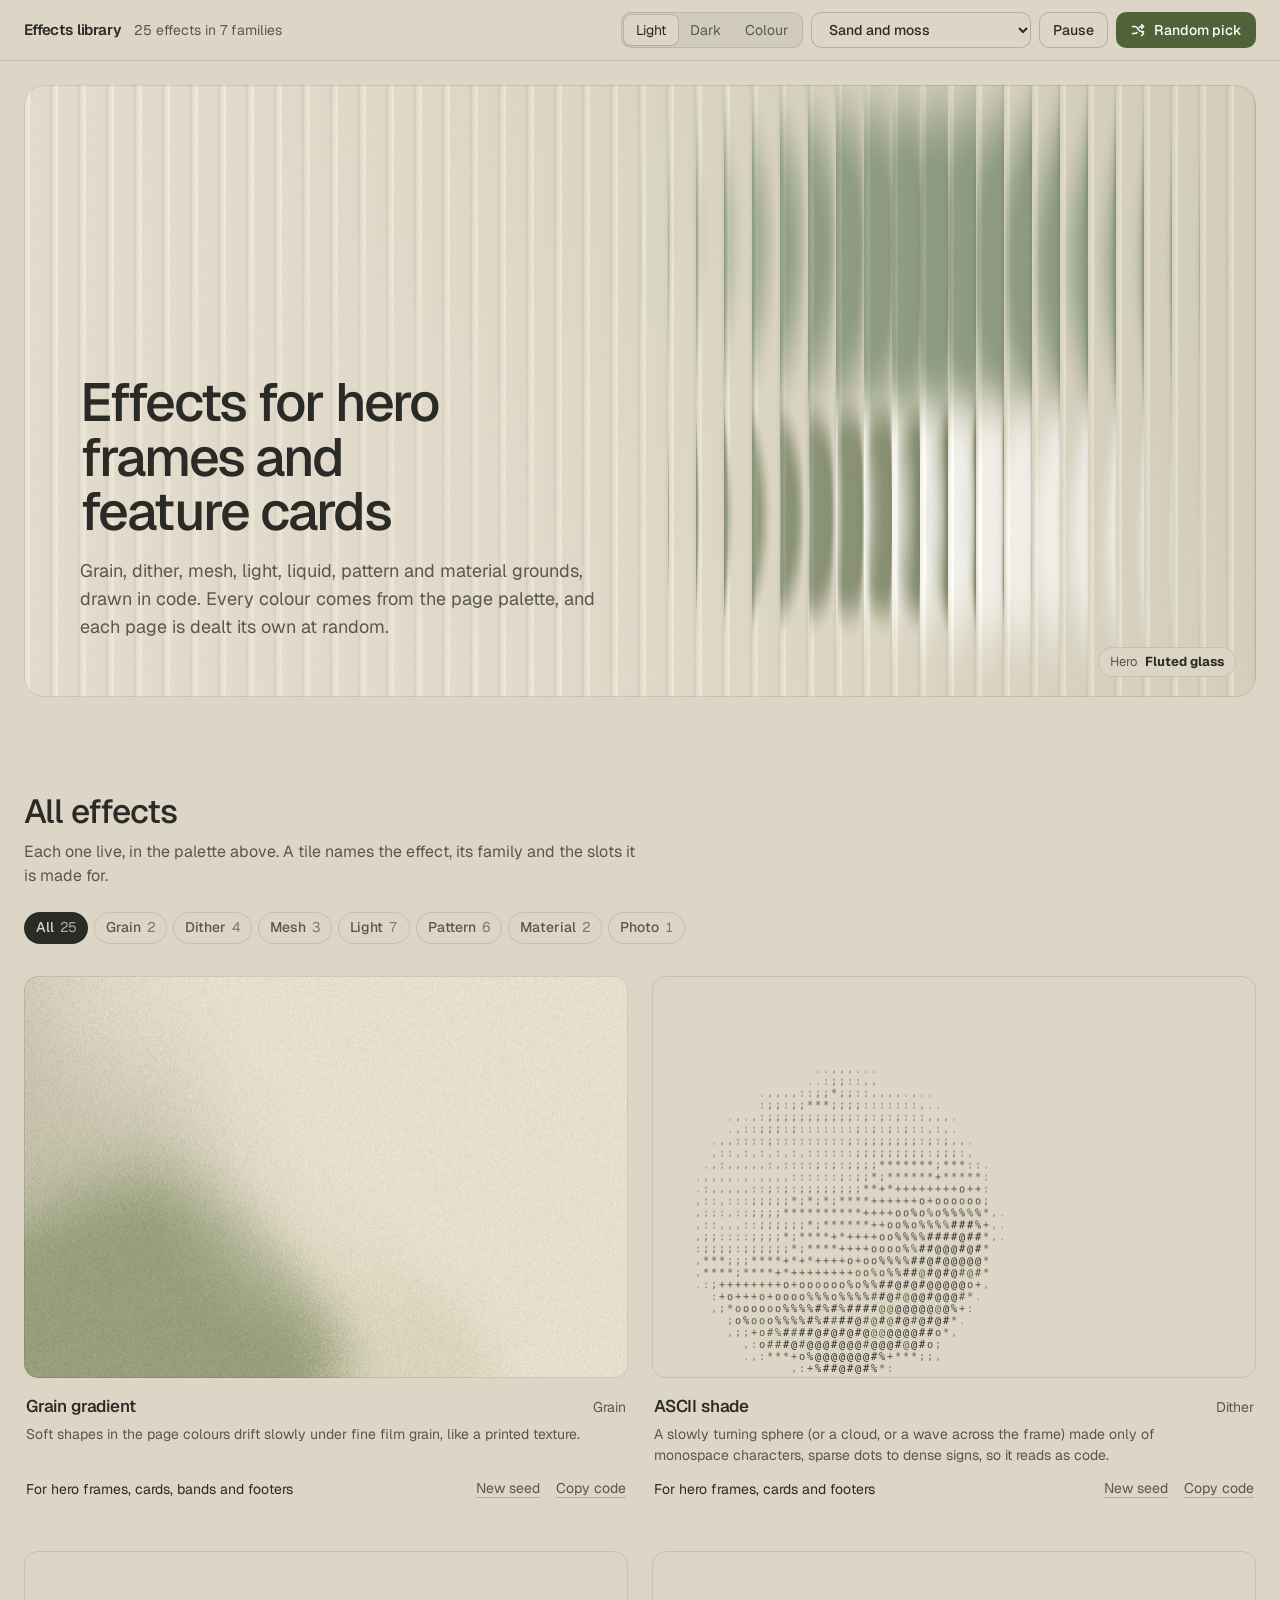
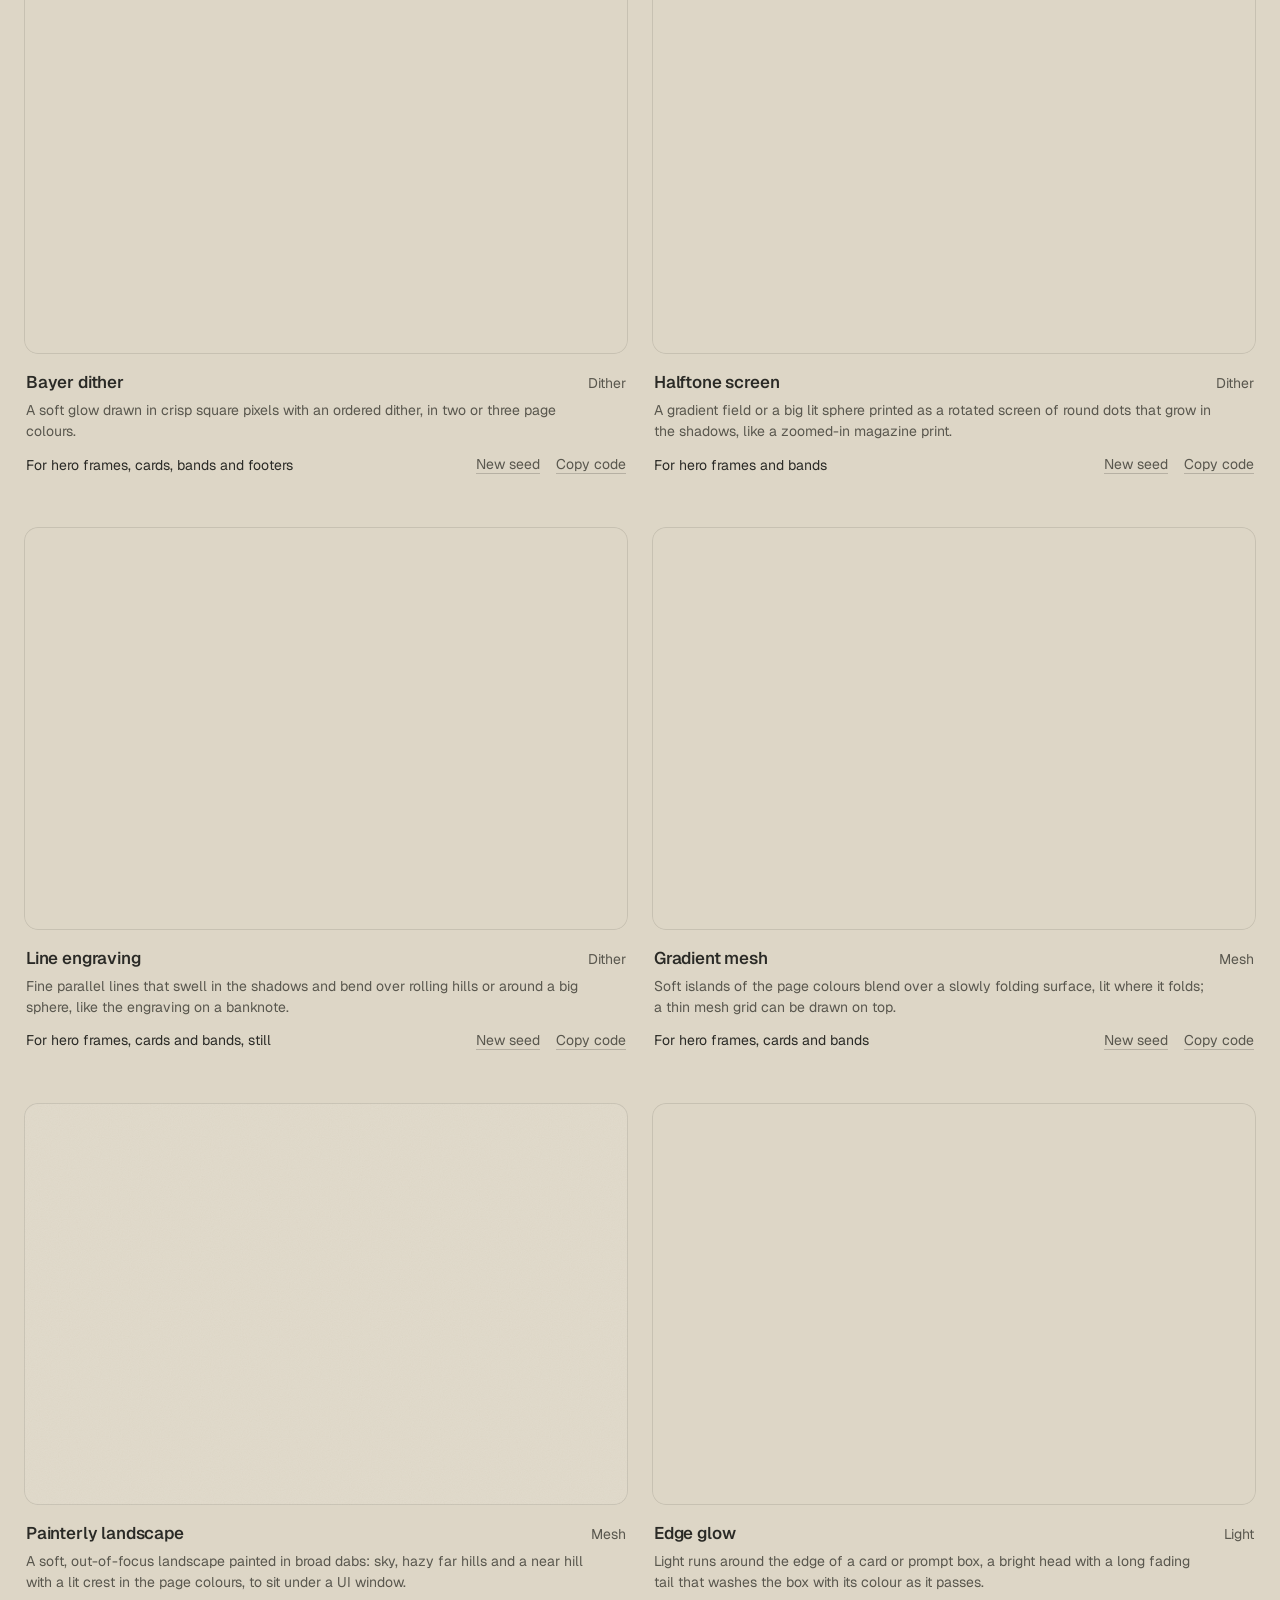
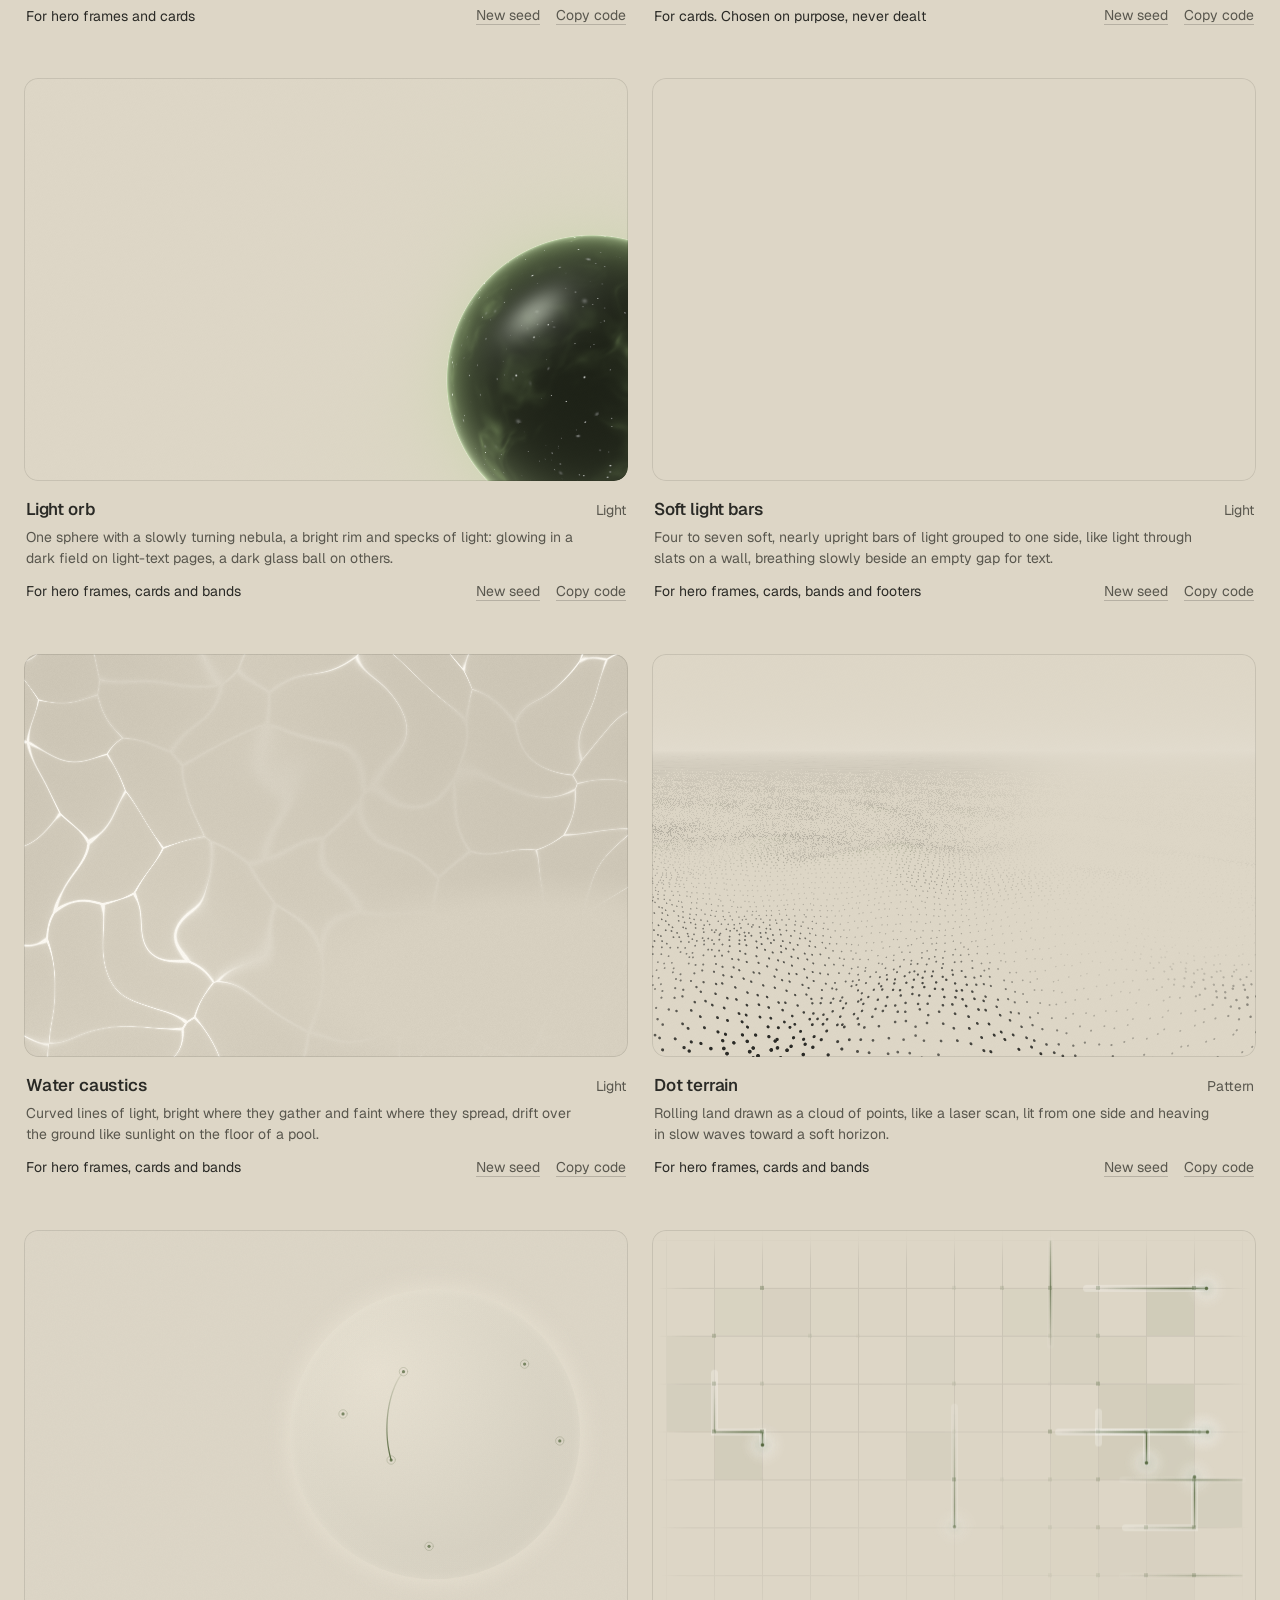
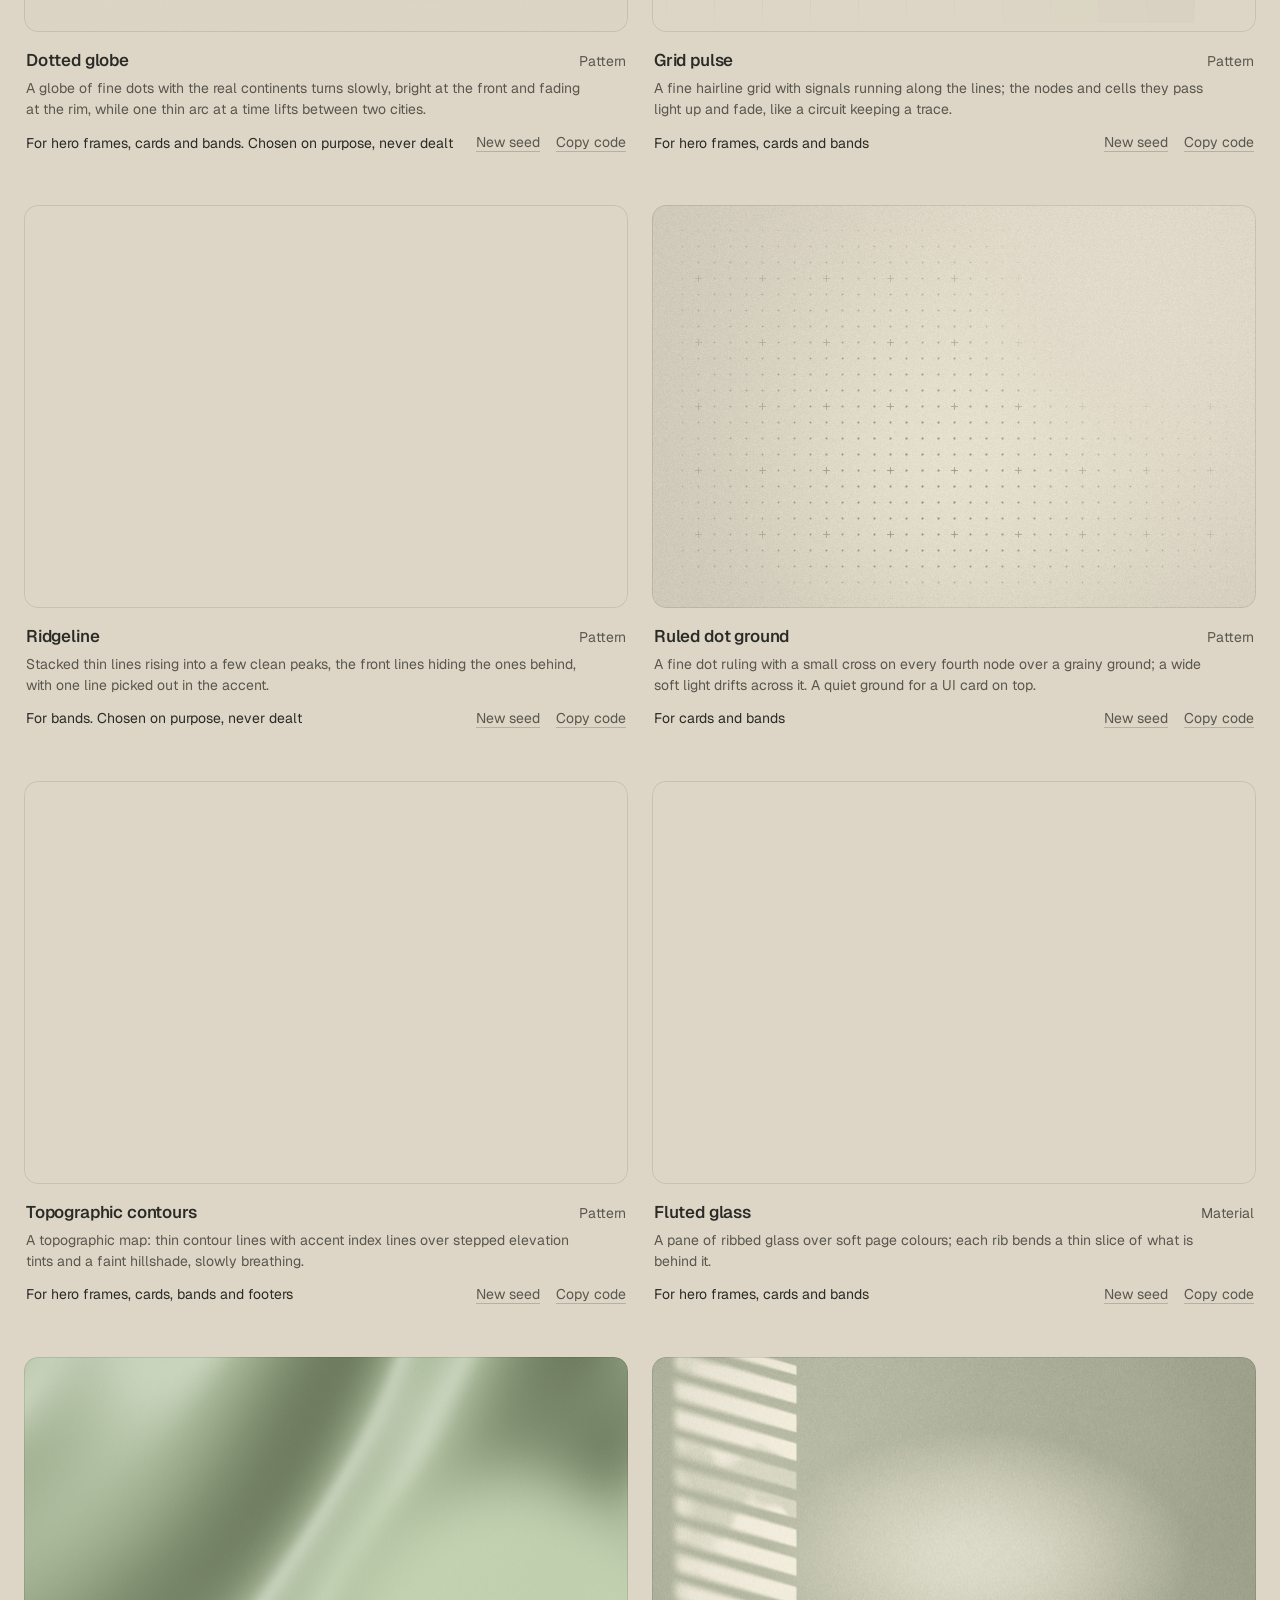
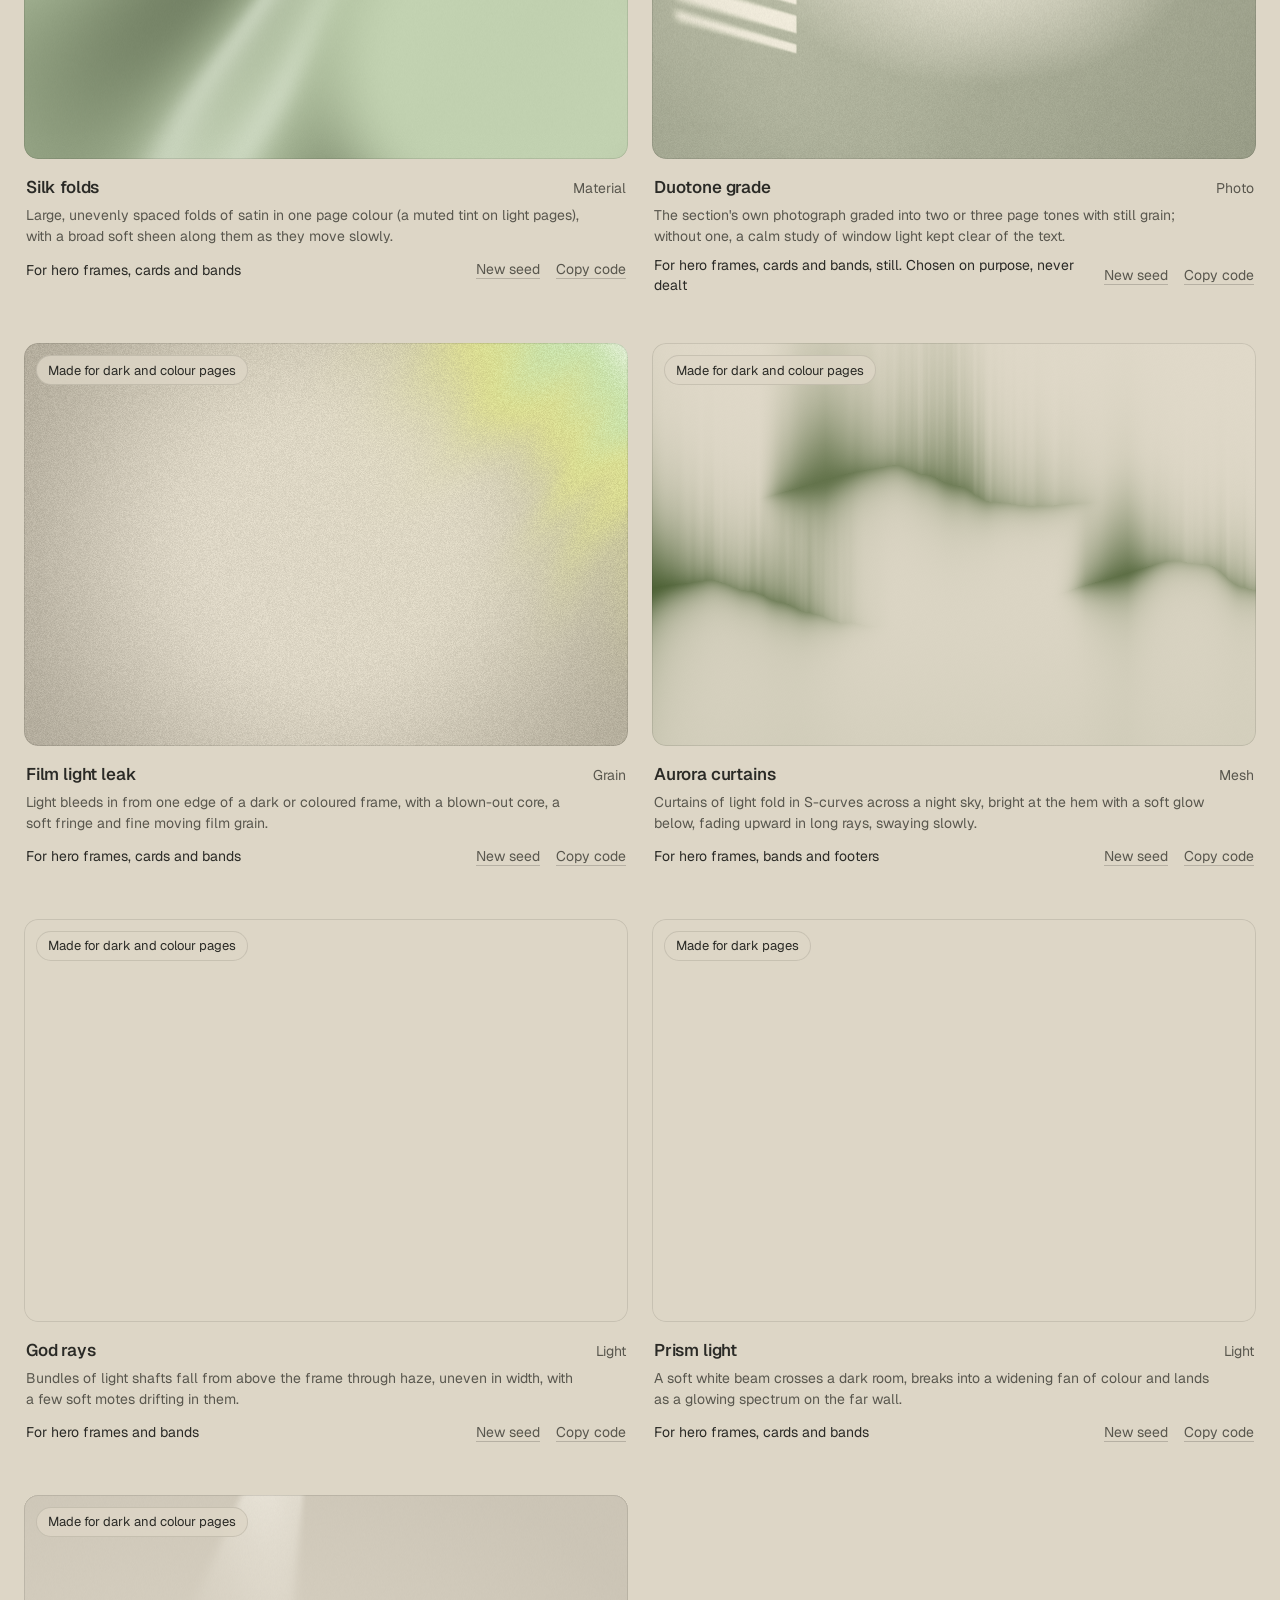
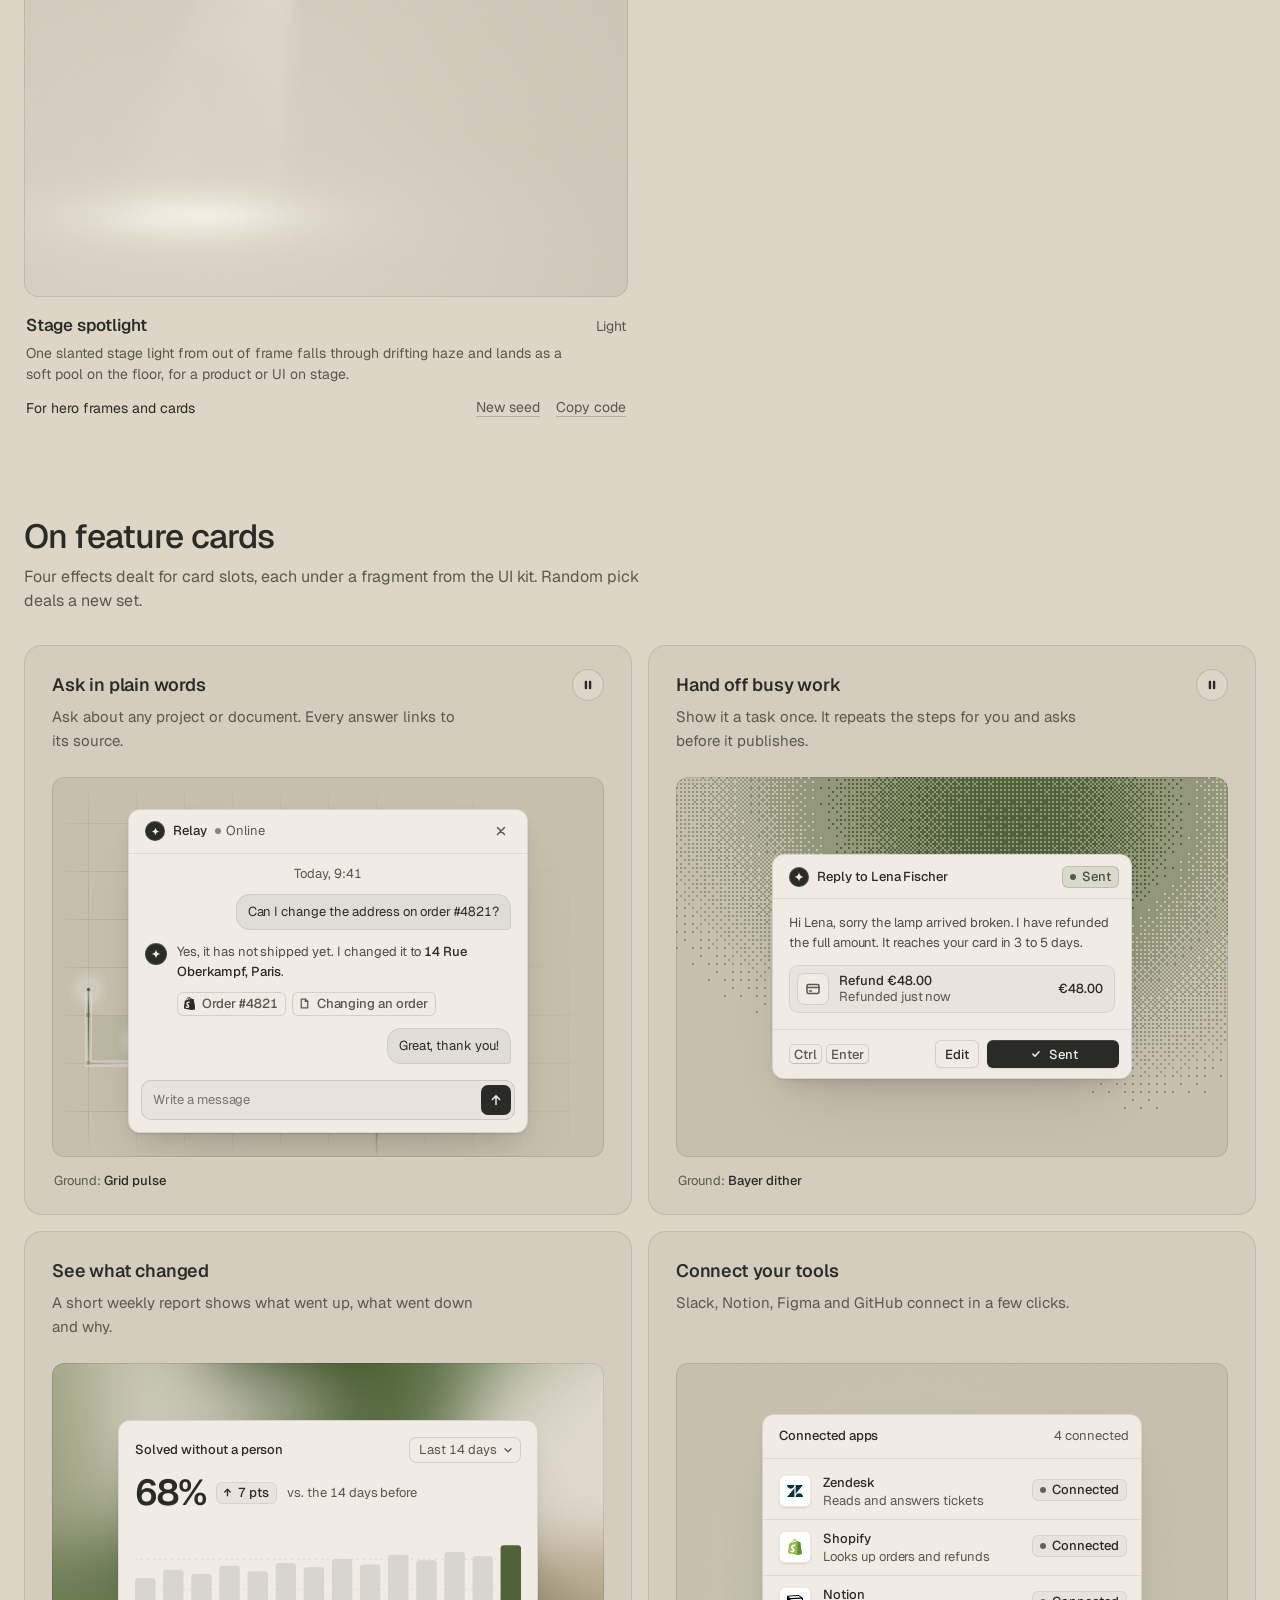
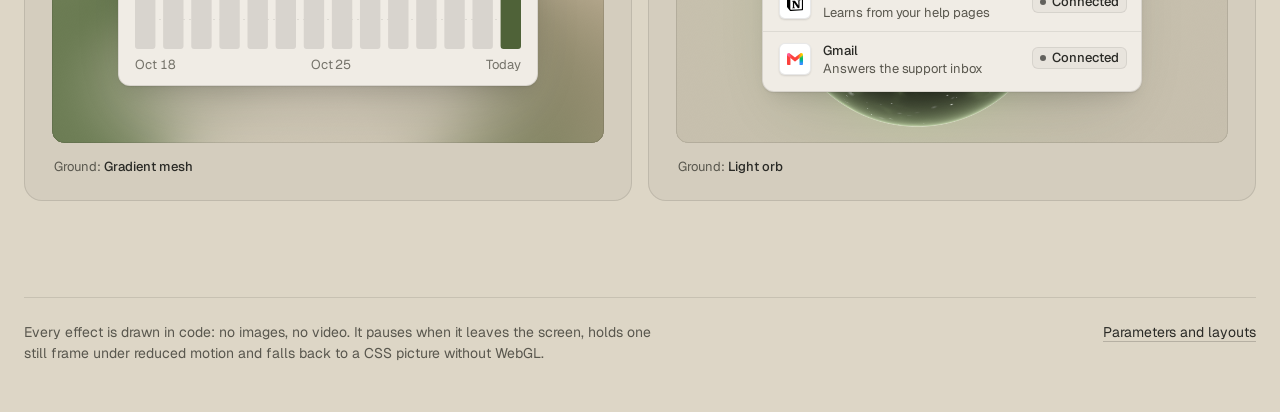
<file: .claude/skills/design-taste-frontend/assets/effects/gallery.html>
<!doctype html>
<html lang="en">
<head>
<script>window.__tpGlMax = 16;   /* a gallery shows many live effects at once; a page of a site keeps the default 4 (fx.js) */</script>
<meta charset="utf-8">
<meta name="viewport" content="width=device-width, initial-scale=1">
<title>Effects library</title>
<meta name="description" content="Effects drawn in code for hero frames, feature cards and bands, in the page palette.">
<link rel="icon" href="data:,">
<link rel="preconnect" href="https://fonts.googleapis.com">
<link rel="preconnect" href="https://fonts.gstatic.com" crossorigin>
<link href="https://fonts.googleapis.com/css2?family=Geist:wght@100..900&family=Geist+Mono:wght@100..900&display=swap" rel="stylesheet">
<style>
  /* the page palette; the script sets these from the palette switcher */
  :root {
    --bg: #ddd6c6; --surface: #d2cab8; --ink: #2a2a26; --muted: #59574e; --accent: #4f6238; --accent-ink: #ffffff;
    --card: #d2cab8; --panel: #cbc3b1; --win: #eeebe3; --win-surface: #e4e0d6;
    color-scheme: light;
  }
  @media (prefers-color-scheme: dark) {
    :root:not([data-theme="light"]) {
      --bg: #0a0d14; --surface: #131824; --ink: #e9edf3; --muted: #8891a1; --accent: #5ab9fc; --accent-ink: #0a0d14;
      --card: #131824; --panel: #0a0d14; --win: #1d2230; --win-surface: #262c3b;
      color-scheme: dark;
    }
  }
  :root[data-theme="dark"] {
    --bg: #0a0d14; --surface: #131824; --ink: #e9edf3; --muted: #8891a1; --accent: #5ab9fc; --accent-ink: #0a0d14;
    --card: #131824; --panel: #0a0d14; --win: #1d2230; --win-surface: #262c3b;
    color-scheme: dark;
  }
  :root {
    --line: color-mix(in oklab, var(--ink) 12%, transparent);
    --line-2: color-mix(in oklab, var(--ink) 22%, transparent);
    --chip: color-mix(in oklab, var(--ink) 6%, var(--bg));
    --font: "Geist", ui-sans-serif, system-ui, -apple-system, "Segoe UI", Roboto, "Helvetica Neue", Arial, sans-serif;
    --mono: "Geist Mono", ui-monospace, "SFMono-Regular", Consolas, monospace;
    --wrap: 1320px;
    --gut: 24px;
  }
  * { box-sizing: border-box; }
  html { -webkit-text-size-adjust: 100%; scroll-behavior: smooth; }
  @media (prefers-reduced-motion: reduce) { html { scroll-behavior: auto; } }
  body {
    margin: 0; background: var(--bg); color: var(--ink);
    font: 15px/1.5 var(--font); -webkit-font-smoothing: antialiased; font-feature-settings: "ss01" 0;
    overflow-x: hidden;
  }
  button, select { font: inherit; color: inherit; }
  :focus-visible { outline: 2px solid var(--accent); outline-offset: 2px; }
  .wrap { max-width: calc(var(--wrap) + 2 * var(--gut)); margin: 0 auto; padding: 0 var(--gut); }

  /* top bar */
  .top { position: sticky; top: 0; z-index: 50; background: color-mix(in oklab, var(--bg) 86%, transparent);
    backdrop-filter: blur(16px) saturate(1.2); -webkit-backdrop-filter: blur(16px) saturate(1.2); border-bottom: 1px solid var(--line); }
  .top-in { display: flex; align-items: center; gap: 12px 8px; padding-top: 12px; padding-bottom: 12px; }
  .top-in .controls { margin-left: auto; }
  .brand { display: flex; align-items: baseline; gap: 12px; min-width: 0; }
  .brand b { font-size: 15px; font-weight: 600; letter-spacing: -0.01em; white-space: nowrap; }
  .brand span { color: var(--muted); font-size: 14px; white-space: nowrap; }
  .controls { display: flex; align-items: center; gap: 8px; flex-wrap: wrap; }
  .seg { display: inline-flex; padding: 3px; border-radius: 10px; background: var(--chip); box-shadow: inset 0 0 0 1px var(--line); }
  .seg button { height: 30px; border: 0; background: transparent; padding: 0 12px; border-radius: 7px; cursor: pointer; color: var(--muted); font-size: 14px; }
  .seg button[aria-pressed="true"] { background: var(--bg); color: var(--ink); box-shadow: 0 0 0 1px var(--line), 0 1px 2px rgb(0 0 0 / 0.08); }
  .btn, .select {
    height: 36px; padding: 0 14px; border-radius: 10px; border: 0; background: var(--bg); color: var(--ink);
    box-shadow: inset 0 0 0 1px var(--line-2); cursor: pointer; display: inline-flex; align-items: center; gap: 8px;
    font-size: 14px; font-weight: 500; white-space: nowrap;
  }
  .btn:hover, .select:hover { box-shadow: inset 0 0 0 1px color-mix(in oklab, var(--ink) 38%, transparent); }
  .btn--primary { background: var(--accent); color: var(--accent-ink); box-shadow: none; }
  .btn--primary:hover { box-shadow: none; background: color-mix(in oklab, var(--accent) 88%, var(--ink)); }
  .btn svg { width: 16px; height: 16px; flex: none; }
  .select { max-width: 220px; padding-right: 10px; }

  /* hero: a dealt hero effect with text in its calm area */
  .hero { position: relative; margin-top: 24px; height: clamp(480px, 68vh, 660px); border-radius: 20px; overflow: hidden;
    display: flex; flex-direction: column; justify-content: flex-end; }
  .hero::after, .stage::after, .panel::after { content: ""; position: absolute; inset: 0; border-radius: inherit; box-shadow: inset 0 0 0 1px var(--line); pointer-events: none; z-index: 2; }
  .hero-copy { position: relative; z-index: 1; padding: 56px; max-width: 760px; }
  .hero h1 { max-width: 9.5em; margin: 0 0 18px; font-size: clamp(38px, 3.4vw + 10px, 62px); line-height: 1.02; letter-spacing: -0.035em; font-weight: 520; text-wrap: balance; }
  .hero p { margin: 0; max-width: 44ch; font-size: 18px; line-height: 28px; color: var(--muted); text-wrap: pretty; }
  .hero-tag { position: absolute; right: 20px; bottom: 20px; z-index: 3; }
  .tag { display: inline-flex; align-items: center; gap: 8px; height: 30px; padding: 0 12px; border-radius: 999px; font-size: 13px;
    background: color-mix(in oklab, var(--bg) 82%, transparent); color: var(--ink); box-shadow: inset 0 0 0 1px var(--line);
    backdrop-filter: blur(10px); -webkit-backdrop-filter: blur(10px); white-space: nowrap; }
  .tag span { color: var(--muted); }

  /* sections */
  section { padding-top: 96px; }
  .sec-head { display: flex; align-items: flex-end; justify-content: space-between; gap: 24px 48px; flex-wrap: wrap; margin-bottom: 32px; }
  .sec-head h2 { margin: 0 0 10px; font-size: clamp(28px, 1.2vw + 18px, 36px); line-height: 1.1; letter-spacing: -0.025em; font-weight: 520; }
  .sec-head p { margin: 0; color: var(--muted); max-width: 56ch; font-size: 16px; line-height: 24px; text-wrap: pretty; }
  .filters { display: flex; flex-wrap: wrap; gap: 6px; }
  .filters button { height: 32px; padding: 0 12px; border-radius: 999px; border: 0; cursor: pointer; font-size: 14px; color: var(--muted);
    background: transparent; box-shadow: inset 0 0 0 1px var(--line); }
  .filters button b { font-weight: 500; }
  .filters button span { margin-left: 6px; font-variant-numeric: tabular-nums; opacity: 0.75; }
  .filters button[aria-pressed="true"] { background: var(--ink); color: var(--bg); box-shadow: none; }

  /* the grid of every effect: one size of tile, labels under the picture */
  .grid { display: grid; grid-template-columns: repeat(2, minmax(0, 1fr)); gap: 48px 24px; }
  .tile { min-width: 0; display: flex; flex-direction: column; }
  .tile[hidden] { display: none; }
  .stage { position: relative; aspect-ratio: 3 / 2; border-radius: 14px; overflow: hidden; background: var(--bg); }
  .badge { position: absolute; top: 12px; left: 12px; z-index: 3; }
  .info { padding: 16px 2px 0; display: grid; gap: 6px; }
  .info-top { display: flex; align-items: baseline; justify-content: space-between; gap: 16px; }
  .info h3 { margin: 0; font-size: 17px; line-height: 24px; font-weight: 560; letter-spacing: -0.01em; }
  .fam { flex: none; font-size: 14px; color: var(--muted); }
  .look { margin: 0; color: var(--muted); font-size: 14px; line-height: 21px; max-width: 62ch; min-height: 42px;
    display: -webkit-box; -webkit-line-clamp: 2; -webkit-box-orient: vertical; overflow: hidden; }
  .info-foot { display: flex; align-items: center; justify-content: space-between; gap: 16px; margin-top: 2px; }
  .for { margin: 0; font-size: 14px; line-height: 20px; }
  .links { flex: none; display: flex; gap: 16px; }
  .links button { border: 0; background: none; padding: 4px 0; cursor: pointer; font-size: 14px; color: var(--muted);
    text-decoration: underline; text-decoration-color: var(--line-2); text-underline-offset: 4px; }
  .links button:hover { color: var(--ink); text-decoration-color: currentColor; }

  /* feature cards: an effect ground in the inset panel and a UI fragment on top */
  .cards { display: grid; grid-template-columns: repeat(2, minmax(0, 1fr)); gap: 16px; }
  .card { background: var(--card); border-radius: 18px; padding: 28px 28px 24px; box-shadow: inset 0 0 0 1px var(--line); display: flex; flex-direction: column; min-width: 0; }
  .card h3 { margin: 0 0 8px; font-size: 18px; line-height: 24px; font-weight: 560; letter-spacing: -0.01em; }
  .card > p:not(.ground) { margin: 0; color: var(--muted); font-size: 15px; line-height: 24px; max-width: 44ch; min-height: 48px; text-wrap: pretty; }
  .panel { position: relative; margin-top: 24px; height: 380px; border-radius: 12px; overflow: hidden; display: grid; place-items: center; padding: 32px; }
  .panel--bleed { place-items: end center; padding-bottom: 0; }
  .panel--bleed > .slot { margin-bottom: -48px; }
  .slot { position: relative; z-index: 1; max-width: 100%;
    --ui-font: var(--font); --ui-mono: var(--mono); --ui-radius: 12px;
    --fx-bg: var(--win); --fx-surface: var(--win-surface); --fx-ink: var(--ink); --fx-muted: var(--muted);
    --fx-accent: var(--accent); --fx-accent-ink: var(--accent-ink); }
  .ground { margin: 14px 2px 0; font-size: 13px; line-height: 20px; color: var(--muted); }
  .ground b { font-weight: 500; color: var(--ink); }

  .foot { padding-top: 96px; padding-bottom: 48px; }
  .foot-in > div { border-top: 1px solid var(--line); padding-top: 24px; display: flex; justify-content: space-between; gap: 16px 48px; flex-wrap: wrap; color: var(--muted); font-size: 14px; }
  .foot-in p { margin: 0; max-width: 72ch; }
  .foot a { color: var(--ink); text-underline-offset: 4px; text-decoration-color: var(--line-2); }
  .empty { padding: 64px 0; color: var(--muted); }

  .toast { position: fixed; left: 50%; bottom: 24px; z-index: 60; transform: translate(-50%, 16px); opacity: 0; pointer-events: none;
    max-width: calc(100vw - 32px); padding: 10px 16px; border-radius: 12px; background: var(--ink); color: var(--bg); font-size: 14px;
    transition: opacity .2s ease, transform .2s ease; }
  .toast.on { opacity: 1; transform: translate(-50%, 0); }

  @media (max-width: 1080px) {
    .hero-copy { padding: 40px; }
  }
  @media (max-width: 860px) {
    .grid, .cards { grid-template-columns: minmax(0, 1fr); }
    .grid { gap: 40px; }
  }
  @media (max-width: 720px) {
    :root { --gut: 16px; }
    .top { position: static; }
    .brand span, .select { display: none; }
    .top-in { display: grid; grid-template-columns: 1fr auto; grid-template-areas: "brand deal" "controls controls"; }
    .brand { grid-area: brand; }
    #deal { grid-area: deal; }
    .top-in .controls { grid-area: controls; margin-left: 0; flex-wrap: nowrap; }
    .seg { flex: 1; }
    .seg button { flex: 1; }
    .hero { margin-top: 16px; height: 560px; border-radius: 16px; }
    .hero-copy { padding: 28px 24px 72px; }
    .hero p { font-size: 16px; line-height: 24px; }
    .hero-tag { left: 24px; right: auto; bottom: 20px; }
    section { padding-top: 72px; }
    .card { padding: 20px; }
    .panel { height: 340px; padding: 20px 16px; }
    .info-foot { flex-wrap: wrap; }
  }
</style>
</head>
<body>
<header class="top">
  <div class="wrap top-in">
    <div class="brand"><b>Effects library</b><span id="count"></span></div>
    <div class="controls">
      <div class="seg" role="group" aria-label="Palette kind">
        <button type="button" data-kind="light">Light</button>
        <button type="button" data-kind="dark">Dark</button>
        <button type="button" data-kind="colour">Colour</button>
      </div>
      <select class="select" id="pal" aria-label="Palette"></select>
      <button type="button" class="btn" id="pause" aria-pressed="false">Pause</button>
    </div>
    <button type="button" class="btn btn--primary" id="deal">
        <svg viewBox="0 0 16 16" aria-hidden="true"><path d="M2.5 4.5h2.2c1.2 0 2 .6 2.7 1.6l1.2 1.8c.7 1 1.5 1.6 2.7 1.6h2.2M11.6 2.5l2 2-2 2M2.5 11.5h2.2c.9 0 1.6-.3 2.2-.9M11.6 9.5l2 2-2 2M9.3 5.4c.6-.6 1.3-.9 2.1-.9" fill="none" stroke="currentColor" stroke-width="1.5" stroke-linecap="round" stroke-linejoin="round"/></svg>
        Random pick
    </button>
  </div>
</header>

<main>
  <div class="wrap">
    <div class="hero" id="hero">
      <div class="hero-copy">
        <h1>Effects for hero frames and feature cards</h1>
        <p id="lede">Grain, dither, mesh, light, liquid, pattern and material grounds, drawn in code. Every colour comes from the page palette, and each page is dealt its own at random.</p>
      </div>
      <div class="hero-tag"><span class="tag" id="hero-tag"><span>Hero</span> <b></b></span></div>
    </div>
  </div>

  <section id="all">
    <div class="wrap">
      <div class="sec-head">
        <div>
          <h2>All effects</h2>
          <p>Each one live, in the palette above. A tile names the effect, its family and the slots it is made for.</p>
        </div>
        <div class="filters" id="filters" role="group" aria-label="Family"></div>
      </div>
      <div class="grid" id="grid"></div>
    </div>
  </section>

  <section id="cards">
    <div class="wrap">
      <div class="sec-head">
        <div>
          <h2>On feature cards</h2>
          <p>Four effects dealt for card slots, each under a fragment from the UI kit. Random pick deals a new set.</p>
        </div>
      </div>
      <div class="cards">
        <article class="card">
          <h3>Ask in plain words</h3>
          <p>Ask about any project or document. Every answer links to its source.</p>
          <div class="panel" data-card="0"><div class="slot" data-ui-load="chat"></div></div>
          <p class="ground">Ground: <b></b></p>
        </article>
        <article class="card">
          <h3>Hand off busy work</h3>
          <p>Show it a task once. It repeats the steps for you and asks before it publishes.</p>
          <div class="panel" data-card="1"><div class="slot" data-ui-load="cursor"></div></div>
          <p class="ground">Ground: <b></b></p>
        </article>
        <article class="card">
          <h3>See what changed</h3>
          <p>A short weekly report shows what went up, what went down and why.</p>
          <div class="panel" data-card="2"><div class="slot" data-ui-load="stat"></div></div>
          <p class="ground">Ground: <b></b></p>
        </article>
        <article class="card">
          <h3>Connect your tools</h3>
          <p>Slack, Notion, Figma and GitHub connect in a few clicks.</p>
          <div class="panel" data-card="3"><div class="slot" data-ui-load="integrations"></div></div>
          <p class="ground">Ground: <b></b></p>
        </article>
      </div>
    </div>
  </section>

  <footer class="foot">
    <div class="wrap foot-in"><div>
      <p>Every effect is drawn in code: no images, no video. It pauses when it leaves the screen, holds one still frame under reduced motion and falls back to a CSS picture without WebGL.</p>
      <p><a id="lab" href="lab.html">Parameters and layouts</a></p>
    </div></div>
  </footer>
</main>
<div class="toast" id="toast" role="status" aria-live="polite"></div>

<script id="paths" type="application/json">{"fx": "./", "ui": "../ui/"}</script>
<script id="palettes" type="application/json">[{"id":"white-link-blue","name":"Sheet and biro","bg":"#ffffff","surface":"#f4f4f4","ink":"#111111","muted":"#6b6b6b","accent":"#1a4be0","accentInk":"#ffffff"},{"id":"cool-white-slate","name":"Frost and slate","bg":"#f7f9fa","surface":"#ecf0f2","ink":"#1f3038","muted":"#5d6b72","accent":"#0d7480","accentInk":"#ffffff"},{"id":"rose-grey-green","name":"Rose grey, green","bg":"#ebe5e3","surface":"#e1dad7","ink":"#2b2622","muted":"#6a615d","accent":"#0f7d45","accentInk":"#ffffff"},{"id":"paper-grey-brass","name":"Newsprint and brass","bg":"#e8e8e3","surface":"#dcdcd6","ink":"#181715","muted":"#63625c","accent":"#bfb21a","accentInk":"#181715"},{"id":"stone-blueprint","name":"Stone and blueprint","bg":"#dfdedb","surface":"#d3d2ce","ink":"#26251e","muted":"#5f5d55","accent":"#2456d6","accentInk":"#ffffff"},{"id":"white-navy-tab","name":"Navy on white","bg":"#ffffff","surface":"#f4f4f2","ink":"#1f2b4d","muted":"#6a7186","accent":"#f7941d","accentInk":"#1f2b4d"},{"id":"three-stones","name":"Three stones","bg":"#eeecea","surface":"#e4e1dd","ink":"#333231","muted":"#6b6763","accent":"#5c6b54","accentInk":"#ffffff"},{"id":"putty-black-teal","name":"Putty and black","bg":"#dedad3","surface":"#d3cec6","ink":"#0a0a0a","muted":"#5c5852","accent":"#256f82","accentInk":"#ffffff"},{"id":"moss-sand","name":"Sand and moss","bg":"#ddd6c6","surface":"#d2cab8","ink":"#2a2a26","muted":"#59574e","accent":"#4f6238","accentInk":"#ffffff"},{"id":"green-mat-chocolate","name":"Bone, green, chocolate","bg":"#e5e1d8","surface":"#dad5ca","ink":"#2a1d17","muted":"#6b5b51","accent":"#456f3a","accentInk":"#ffffff"},{"id":"lunar-grey-bronze","name":"Lunar and bronze","bg":"#111111","surface":"#1c1c1c","ink":"#f2f2f2","muted":"#8f8f8f","accent":"#a08672","accentInk":"#111111"},{"id":"blue-black-cornflower","name":"Night and sky blue","bg":"#0a0d14","surface":"#131824","ink":"#e9edf3","muted":"#8891a1","accent":"#5ab9fc","accentInk":"#0a0d14"},{"id":"green-black-bone","name":"Green-black and bone","bg":"#161c1a","surface":"#1f2725","ink":"#e3e2da","muted":"#8e948d","accent":"#9fc7b8","accentInk":"#161c1a"},{"id":"black-crimson","name":"Black and crimson","bg":"#0a0a0a","surface":"#151515","ink":"#efefef","muted":"#8c8c8c","accent":"#b11226","accentInk":"#ffffff"},{"id":"forest-pale-lime","name":"Forest and lime","bg":"#0f1f10","surface":"#162a17","ink":"#ffffff","muted":"#9aa39a","accent":"#c6f19d","accentInk":"#0f1f10"},{"id":"charcoal-room-sage","name":"Charcoal and sage","bg":"#1c1c1c","surface":"#262626","ink":"#f1f1ef","muted":"#9a9b96","accent":"#8fa68e","accentInk":"#1c1c1c"},{"id":"warm-black-gold","name":"Warm black, gold","bg":"#0c0a08","surface":"#181512","ink":"#ffffff","muted":"#8f8a84","accent":"#c9a45a","accentInk":"#0c0a08"},{"id":"graphite-safety-orange","name":"Graphite and orange","bg":"#18191b","surface":"#222427","ink":"#eff0f1","muted":"#9c9ea3","accent":"#ff4a1f","accentInk":"#18191b"},{"id":"soot-pale-lime","name":"Soot and lime","bg":"#0f0f0f","surface":"#1a1a1a","ink":"#ffffff","muted":"#8f8f8f","accent":"#dafa9c","accentInk":"#0f0f0f"},{"id":"plum-black-pink","name":"Plum-black and pink","bg":"#0d060b","surface":"#1b0e17","ink":"#ffffff","muted":"#9a8f97","accent":"#ff488b","accentInk":"#0d060b"},{"id":"white-signal-red","name":"Signal red, white","bg":"#ffffff","surface":"#f2f2f2","ink":"#0a0a0a","muted":"#6b6b6b","accent":"#d92b21","accentInk":"#ffffff"},{"id":"white-mint-tiles","name":"Greys and mint","bg":"#ffffff","surface":"#f3f3f3","ink":"#232323","muted":"#6e6e6e","accent":"#a1ffcb","accentInk":"#232323"},{"id":"cool-grey-cobalt","name":"Cool grey, cobalt","bg":"#eef0f3","surface":"#e2e5ea","ink":"#0b0c0e","muted":"#5d6470","accent":"#1f2de6","accentInk":"#ffffff"},{"id":"offwhite-bottle-yellow","name":"Bottle ink, yellow","bg":"#f7f7f7","surface":"#ebebeb","ink":"#0d2a1c","muted":"#5f6b64","accent":"#f6e016","accentInk":"#0d2a1c"},{"id":"teal-on-paper","name":"Teal on paper","bg":"#f7f9f8","surface":"#ebf0ee","ink":"#06525c","muted":"#2f737d","accent":"#06525c","accentInk":"#f7f9f8"},{"id":"navy-pink","name":"Navy and pink","bg":"#1a2039","surface":"#212846","ink":"#f9a3c0","muted":"#b9879c","accent":"#f9a3c0","accentInk":"#1a2039"},{"id":"blush-aubergine","name":"Blush and aubergine","bg":"#edccbe","surface":"#e8c2b2","ink":"#351a2b","muted":"#6c4857","accent":"#351a2b","accentInk":"#edccbe"},{"id":"cobalt-on-sand","name":"Cobalt on sand","bg":"#e6dbc7","surface":"#ddd0b9","ink":"#062b8a","muted":"#3a5aa8","accent":"#062b8a","accentInk":"#e6dbc7"},{"id":"oxblood-grey","name":"Oxblood and grey","bg":"#e2e2e2","surface":"#d6d6d6","ink":"#7d0c14","muted":"#7a4a4e","accent":"#7d0c14","accentInk":"#e2e2e2"},{"id":"olive-on-bone","name":"Olive on bone","bg":"#ecebe7","surface":"#e1dfd9","ink":"#38450f","muted":"#5d683a","accent":"#38450f","accentInk":"#ecebe7"},{"id":"burgundy-bubblegum","name":"Burgundy and bubblegum","bg":"#3d0012","surface":"#4d0519","ink":"#ff99d3","muted":"#c77aa0","accent":"#ff99d3","accentInk":"#3d0012"},{"id":"bottle-green-gold","name":"Bottle green, gold","bg":"#133621","surface":"#1a4429","ink":"#f4d96c","muted":"#b3a55e","accent":"#f4d96c","accentInk":"#133621"},{"id":"cobalt-field","name":"Cobalt field","bg":"#0034eb","surface":"#002fd6","ink":"#ffffff","muted":"#dfe4f2","accent":"#e9e34a","accentInk":"#111111"},{"id":"mustard-field","name":"Mustard and black","bg":"#e1ac10","surface":"#cd9d0f","ink":"#0b0b0b","muted":"#4d3d0a","accent":"#24338f","accentInk":"#ffffff"},{"id":"carmine-field","name":"Carmine field","bg":"#9c1220","surface":"#8a101c","ink":"#ffffff","muted":"#f0b9bd","accent":"#ffd9dc","accentInk":"#9c1220"},{"id":"pink-field-lime","name":"Bubblegum and lime","bg":"#ff87ab","surface":"#ff739d","ink":"#0a0a0a","muted":"#6b1f3a","accent":"#def915","accentInk":"#0a0a0a"},{"id":"sky-field-navy","name":"Sky and navy","bg":"#6bb4ee","surface":"#7dbdf0","ink":"#0e1822","muted":"#1b3d5c","accent":"#ff5a1f","accentInk":"#0e1822"},{"id":"orange-field-black","name":"Orange and black","bg":"#ff7a1f","surface":"#ff8633","ink":"#050f16","muted":"#5a2306","accent":"#050f16","accentInk":"#ff7a1f"},{"id":"tobacco-olive","name":"Tobacco and olive","bg":"#472913","surface":"#55321a","ink":"#e4e0cf","muted":"#b39f84","accent":"#525e1b","accentInk":"#e4e0cf"},{"id":"poster-chapters","name":"Poster chapters","bg":"#e6e0d2","surface":"#dcd5c5","ink":"#1a1a1a","muted":"#5f5b52","accent":"#18bc42","accentInk":"#1a1a1a"},{"id":"blue-red-black","name":"Blue, red, black","bg":"#ffffff","surface":"#f3f3f3","ink":"#0a0a0a","muted":"#6b6b6b","accent":"#1f30e0","accentInk":"#ffffff"},{"id":"charcoal-primaries","name":"Charcoal and primaries","bg":"#191919","surface":"#242424","ink":"#ffffff","muted":"#9a9a9a","accent":"#0c7866","accentInk":"#ffffff"},{"id":"ultramarine-yellow","name":"Ultramarine and yellow","bg":"#1423b8","surface":"#1220a6","ink":"#ffffff","muted":"#e4e2d6","accent":"#1fc27a","accentInk":"#0a0a0a"},{"id":"candy-chapters","name":"Candy chapters","bg":"#ffd249","surface":"#f5c63c","ink":"#0a0a0a","muted":"#5e4a0a","accent":"#f53fd6","accentInk":"#0a0a0a"},{"id":"orange-sky-lime","name":"Orange, sky, lime","bg":"#ff8126","surface":"#ff8d3a","ink":"#111111","muted":"#5c2a05","accent":"#de194b","accentInk":"#ffffff"},{"id":"post-red-mustard","name":"Post red, mustard","bg":"#e2dccf","surface":"#d7d0c1","ink":"#2a1110","muted":"#6b524c","accent":"#4a6f84","accentInk":"#ffffff"},{"id":"mint-orange-grey","name":"Grey, mint, orange","bg":"#ffffff","surface":"#f5f5f5","ink":"#000000","muted":"#666666","accent":"#a7ff9c","accentInk":"#000000"},{"id":"report-blocks","name":"Report blocks","bg":"#ffffff","surface":"#f6f6f6","ink":"#000000","muted":"#5f5f5f","accent":"#fe7141","accentInk":"#000000"},{"id":"card-pastels","name":"Card pastels","bg":"#f7f7f5","surface":"#ebebe8","ink":"#000000","muted":"#666662","accent":"#d0106f","accentInk":"#ffffff"},{"id":"mint-pink-accounts","name":"Mint and pink","bg":"#f8f8f8","surface":"#eeeeee","ink":"#0a0a0a","muted":"#6a6a6a","accent":"#1f6b3a","accentInk":"#ffffff"},{"id":"swap-pastels","name":"Swapping pastels","bg":"#c3d7e5","surface":"#d0e0eb","ink":"#141414","muted":"#4a5068","accent":"#0f5257","accentInk":"#ffffff"},{"id":"blush-sage-slate","name":"Blush, sage, slate","bg":"#a6b3bc","surface":"#b2bdc5","ink":"#1c1c1c","muted":"#38424a","accent":"#2c3620","accentInk":"#e3e2da"},{"id":"candy-on-black","name":"Candy on black","bg":"#000000","surface":"#0d0d0d","ink":"#ffffff","muted":"#999999","accent":"#93f1f7","accentInk":"#000000"},{"id":"sky-sand","name":"Sky and sand","bg":"#cbe4f2","surface":"#bcdcee","ink":"#0a0a0a","muted":"#44606e","accent":"#b0298f","accentInk":"#ffffff"},{"id":"studio-grey","name":"Studio grey","bg":"#a8a8aa","surface":"#b4b4b6","ink":"#0e0e0e","muted":"#3a3a3c","accent":"#1f5c49","accentInk":"#ffffff"},{"id":"walnut-tan","name":"Walnut and tan","bg":"#2b2216","surface":"#382d1e","ink":"#e4e2da","muted":"#a39a8b","accent":"#bda38b","accentInk":"#2b2216"}]</script>
<script id="presets" type="application/json">{"light":"moss-sand","dark":"blue-black-cornflower","colour":"cobalt-field"}</script>
<script type="module">
  const $ = s => document.querySelector(s);
  const PATHS = JSON.parse($('#paths').textContent);
  const PALETTES = JSON.parse($('#palettes').textContent);
  const PRESETS = JSON.parse($('#presets').textContent);
  const byId = Object.fromEntries(PALETTES.map(p => [p.id, p]));
  const q = new URLSearchParams(location.search);

  const [{ default: fx }, { pick }] = await Promise.all([import(PATHS.fx + 'fx.js'), import(PATHS.fx + 'pick.js')]);
  const ui = await import(PATHS.ui + 'ui.js').then(m => m.default).catch(() => null);

  $('#lab').href = PATHS.fx + 'lab.html';
  if (q.has('fallback')) fx.config.forceFallback = true;
  if (q.has('webgl1')) fx.config.forceWebGL1 = true;
  if (q.has('time')) fx.setClock(+q.get('time'));

  const FAMILIES = { grain: 'Grain', dither: 'Dither', mesh: 'Mesh', light: 'Light', liquid: 'Liquid', pattern: 'Pattern', material: 'Material', photo: 'Photo' };
  const ORDER = Object.keys(FAMILIES);
  const SLOT_WORDS = { hero: 'hero frames', card: 'cards', band: 'bands', footer: 'footers' };
  const SLOT_ORDER = ['hero', 'card', 'band', 'footer'];
  const KIND_WORDS = { light: 'light', dark: 'dark', colour: 'colour' };
  // seeds that show each effect well in the grid; New seed on a tile deals another
  const SEEDS = {};
  const famName = f => FAMILIES[f] || f[0].toUpperCase() + f.slice(1);
  const andList = a => (a.length < 2 ? a.join('') : `${a.slice(0, -1).join(', ')} and ${a[a.length - 1]}`);

  const tiles = [];
  const cards = [...document.querySelectorAll('[data-card]')].map(el => ({ el, label: el.parentElement.querySelector('.ground b'), ctrl: null, id: null }));
  const hero = { el: $('#hero'), label: $('#hero-tag b'), ctrl: null, id: null };
  let index = null, palette = null, kind = 'light', paused = false, family = q.get('family') || '';

  /* ---------------------------------------------------------------- palette */
  function initialPalette() {
    const key = q.get('palette');
    if (key) return byId[PRESETS[key] || key] || byId[PRESETS.light];
    const dark = window.matchMedia && matchMedia('(prefers-color-scheme: dark)').matches;
    return byId[PRESETS[dark ? 'dark' : 'light']] || PALETTES[0];
  }
  // the card, its inset panel and the UI window on it, all from the page palette
  function derived(p, k) {
    const c = fx.color;
    if (k === 'light') return { card: c.mix(p.bg, p.ink, 0.045), panel: c.mix(p.surface, p.ink, 0.06), win: c.mix(p.bg, '#ffffff', 0.55), winSurface: c.mix(p.bg, '#ffffff', 0.25) };
    if (k === 'dark') return { card: c.mix(p.bg, p.ink, 0.05), panel: p.bg, win: c.mix(p.surface, p.ink, 0.07), winSurface: c.mix(p.surface, p.ink, 0.12) };
    return { card: c.mix(p.bg, p.ink, 0.07), panel: p.bg, win: c.mix(p.surface, p.ink, 0.12), winSurface: c.mix(p.surface, p.ink, 0.18) };
  }
  const cardPalette = () => { const d = derived(palette, kind); return fx.normalizePalette({ ...palette, bg: d.panel, surface: d.card }); };

  function applyVars() {
    const r = document.documentElement;
    const d = derived(palette, kind);
    const vars = { bg: palette.bg, surface: palette.surface, ink: palette.ink, muted: palette.muted, accent: palette.accent, 'accent-ink': palette.accentInk,
      card: d.card, panel: d.panel, win: d.win, 'win-surface': d.winSurface };
    for (const [k, v] of Object.entries(vars)) r.style.setProperty('--' + k, v);
    r.dataset.theme = kind === 'light' ? 'light' : 'dark';
    r.style.colorScheme = kind === 'light' ? 'light' : 'dark';
    for (const b of document.querySelectorAll('.seg button')) b.setAttribute('aria-pressed', String(b.dataset.kind === kind));
    $('#pal').value = palette.id;
  }

  // a controller may come back as a promise when the effect remounts to change colour
  function hold(holder, result) {
    if (result && typeof result.then === 'function') result.then(c => { holder.ctrl = c; if (paused) c.pause(); });
  }

  function setPalette(p) {
    const before = kind;
    palette = p;
    kind = fx.paletteKind(p);
    applyVars();
    if (kind !== before) order();
    const pal = fx.normalizePalette(p);
    for (const t of tiles) {
      fitBadge(t);
      if (t.ctrl) hold(t, t.ctrl.setPalette(pal));
    }
    if (kind !== before) deal();
    else {
      if (hero.ctrl) hold(hero, hero.ctrl.setPalette(pal));
      for (const c of cards) if (c.ctrl) hold(c, c.ctrl.setPalette(cardPalette()));
    }
    syncUrl();
  }

  /* ---------------------------------------------------------------- tiles */
  function fitBadge(t) {
    const fits = t.meta.palettes.includes(kind);
    t.badge.hidden = fits;
    if (!fits) t.badge.querySelector('.tag').textContent = `Made for ${andList(t.meta.palettes.map(k => KIND_WORDS[k]))} pages`;
  }
  function snippet(t) {
    return `<div data-fx="${t.meta.id}" data-fx-seed="${t.seed}"></div>`;
  }
  function buildTile(meta) {
    const el = document.createElement('article');
    el.className = 'tile';
    el.dataset.id = meta.id;
    el.dataset.family = meta.family;
    el.innerHTML = `
      <div class="stage"><div class="badge" hidden><span class="tag"></span></div></div>
      <div class="info">
        <div class="info-top"><h3></h3><span class="fam"></span></div>
        <p class="look"></p>
        <div class="info-foot"><p class="for"></p><div class="links"><button type="button" data-act="seed">New seed</button><button type="button" data-act="copy">Copy code</button></div></div>
      </div>`;
    el.querySelector('h3').textContent = meta.name;
    el.querySelector('.fam').textContent = famName(meta.family);
    el.querySelector('.look').textContent = meta.look;
    const slots = SLOT_ORDER.filter(s => meta.bestOn.includes(s)).map(s => SLOT_WORDS[s]);
    // an effect with "random": false is a literal subject: the random pick never deals it
    el.querySelector('.for').textContent = `For ${andList(slots)}${meta.motion === 'still' ? ', still' : ''}${meta.random === false ? '. Chosen on purpose, never dealt' : ''}`;
    const t = { meta, el, stage: el.querySelector('.stage'), badge: el.querySelector('.badge'), seed: SEEDS[meta.id] ?? 100 + fx.hashSeed(meta.id) % 900, ctrl: null };
    el.querySelector('[data-act="seed"]').addEventListener('click', () => { t.seed = Math.floor(Math.random() * 10000); mountTile(t); });
    el.querySelector('[data-act="copy"]').addEventListener('click', async () => {
      const code = snippet(t);
      try { await navigator.clipboard.writeText(code); toast('Copied ' + code); }
      catch (_) { toast(code, 4000); }
    });
    return t;
  }
  async function mountTile(t) {
    try {
      t.ctrl = await fx.mount(t.stage, t.meta.id, { palette: fx.normalizePalette(palette), seed: t.seed });
      if (paused) t.ctrl.pause();
    } catch (err) { console.warn(`${t.meta.id}:`, err); }
  }

  function buildFilters() {
    const box = $('#filters');
    const counts = {};
    for (const e of index.effects) counts[e.family] = (counts[e.family] || 0) + 1;
    const fams = [...ORDER.filter(f => counts[f]), ...Object.keys(counts).filter(f => !ORDER.includes(f))];
    const make = (key, label, n) => {
      const b = document.createElement('button');
      b.type = 'button';
      b.dataset.family = key;
      b.innerHTML = '<b></b><span></span>';
      b.querySelector('b').textContent = label;
      b.querySelector('span').textContent = n;
      b.addEventListener('click', () => { family = key; filter(); syncUrl(); });
      box.append(b);
    };
    make('', 'All', index.effects.length);
    for (const f of fams) make(f, famName(f), counts[f]);
  }
  // effects made for this palette kind first, in family order; the others after them
  function order() {
    const grid = $('#grid');
    const fits = t => t.meta.palettes.includes(kind);
    for (const t of [...tiles.filter(fits), ...tiles.filter(t => !fits(t))]) grid.append(t.el);
  }
  function filter() {
    if (family && !tiles.some(t => t.meta.family === family)) family = '';
    for (const t of tiles) t.el.hidden = !!family && t.meta.family !== family;
    for (const b of document.querySelectorAll('#filters button')) b.setAttribute('aria-pressed', String(b.dataset.family === family));
  }

  /* ---------------------------------------------------------------- random pick */
  const HISTORY_KEY = 'fx-gallery-history';
  function readHistory() {
    try { const h = JSON.parse(localStorage.getItem(HISTORY_KEY) || '[]'); return Array.isArray(h) ? h : []; } catch (_) { return []; }
  }
  function writeHistory(h) {
    try { localStorage.setItem(HISTORY_KEY, JSON.stringify(h.slice(-100))); } catch (_) { /* no storage: picks are still spread within a deal */ }
  }
  let dealSeed = q.get('deal') || null;
  async function deal(seed) {
    const history = readHistory();
    let dealt;
    try {
      // a seed from the address deals the same set every time, so it ignores this browser's history
      dealt = pick(index.effects, { palette: kind, slots: ['hero', 'card', 'card', 'card', 'card'], history: seed == null ? history : [], seed: seed ?? undefined });
    } catch (err) { toast(err.message); return; }
    if (seed == null) writeHistory([...history, ...dealt.picks.map(p => p.id)]);
    dealSeed = dealt.seed;
    const n = fx.hashSeed(dealt.seed);
    const [h, ...rest] = dealt.picks;
    const jobs = [];
    hero.id = h.id;
    hero.label.textContent = nameOf(h.id);
    // the effect keeps the area under the hero's text calm
    const fr = hero.el.getBoundingClientRect(), tr = hero.el.querySelector('.hero-copy h1').getBoundingClientRect();
    const tp = hero.el.querySelector('.hero-copy p').getBoundingClientRect();
    const calm = fr.width ? { calmX: Math.min(0.8, Math.max(0.15, (tr.left + Math.min(tr.width, tp.width) * 0.42 - fr.left) / fr.width)), calmY: Math.min(0.85, Math.max(0.3, ((tr.top + tp.bottom) / 2 - fr.top) / fr.height)) } : { calmX: 0.24, calmY: 0.7 };
    jobs.push(fx.mount(hero.el, h.id, { palette: fx.normalizePalette(palette), seed: n, params: calm }).then(c => { hero.ctrl = c; if (paused) c.pause(); }));
    rest.forEach((p, i) => {
      const c = cards[i];
      c.id = p.id;
      c.label.textContent = nameOf(p.id);
      jobs.push(fx.mount(c.el, p.id, { palette: cardPalette(), seed: n + 17 * (i + 1) }).then(ctrl => { c.ctrl = ctrl; if (paused) ctrl.pause(); }));
    });
    await Promise.all(jobs.map(j => j.catch(err => console.warn(err))));
    syncUrl();
    return dealt;
  }
  const nameOf = id => (index.effects.find(e => e.id === id) || { name: id }).name;

  /* ---------------------------------------------------------------- controls */
  function toast(msg, ms = 1800) {
    const el = $('#toast');
    el.textContent = msg;
    el.classList.add('on');
    clearTimeout(toast.t);
    toast.t = setTimeout(() => el.classList.remove('on'), ms);
  }
  function syncUrl() {
    try {
      const u = new URL(location.href);
      u.searchParams.set('palette', palette.id);
      if (family) u.searchParams.set('family', family); else u.searchParams.delete('family');
      if (dealSeed) u.searchParams.set('deal', dealSeed);
      history.replaceState(null, '', u);
    } catch (_) { /* a sandboxed frame may refuse; the page works without it */ }
  }
  for (const b of document.querySelectorAll('.seg button')) b.addEventListener('click', () => setPalette(byId[PRESETS[b.dataset.kind]]));
  const sel = $('#pal');
  const groups = { light: [], dark: [], colour: [] };
  for (const p of PALETTES) groups[fx.paletteKind(p)].push(p);
  for (const [k, list] of Object.entries(groups)) {
    const og = document.createElement('optgroup');
    og.label = k[0].toUpperCase() + k.slice(1);
    for (const p of list) og.append(new Option(p.name, p.id));
    sel.append(og);
  }
  sel.addEventListener('change', () => setPalette(byId[sel.value]));
  $('#pause').addEventListener('click', e => {
    paused = !paused;
    e.currentTarget.textContent = paused ? 'Play' : 'Pause';
    e.currentTarget.setAttribute('aria-pressed', String(paused));
    for (const h of [...tiles, hero, ...cards]) if (h.ctrl) paused ? h.ctrl.pause() : h.ctrl.resume();
  });
  $('#deal').addEventListener('click', async () => {
    const d = await deal();
    if (d) toast(`Dealt: ${d.picks.map(p => nameOf(p.id)).join(', ')}`, 2600);
  });

  /* ---------------------------------------------------------------- load */
  palette = initialPalette();
  kind = fx.paletteKind(palette);
  applyVars();
  try {
    index = await fetch(PATHS.fx + 'index.json', { cache: 'no-store' }).then(r => { if (!r.ok) throw new Error(r.status); return r.json(); });
  } catch (err) {
    $('#grid').innerHTML = '<p class="empty">The effects index did not load. Serve this folder over http (node scripts/effects.mjs serve) and run node scripts/effects.mjs index.</p>';
    throw err;
  }
  const famCount = new Set(index.effects.map(e => e.family)).size;
  $('#count').textContent = `${index.effects.length} effects in ${famCount} families`;
  const sorted = [...index.effects].sort((a, b) => (ORDER.indexOf(a.family) + 99 * !ORDER.includes(a.family)) - (ORDER.indexOf(b.family) + 99 * !ORDER.includes(b.family)) || a.name.localeCompare(b.name));
  for (const meta of sorted) { const t = buildTile(meta); tiles.push(t); $('#grid').append(t.el); fitBadge(t); }
  order();
  buildFilters();
  filter();
  if (!ui) document.getElementById('cards').hidden = true;
  await Promise.all([
    ...tiles.map(mountTile),
    deal(dealSeed),
    ui ? ui.loadAll(document).catch(err => console.warn(err)) : null,
  ]);
  document.documentElement.dataset.ready = '1';
</script>
</body>
</html>
</file>
<file: .claude/skills/design-taste-frontend/assets/system.css>
/*
  taste-skill system.css - the one system for the page. Link it first, then assets/ui/cards.css (the
  feature card, its panel and the fragment placements), then set the palette (--p-*), the fonts and
  the radius set on :root in the page (node scripts/start.mjs prints that block).
  Do not add a second grid, spacing scale, type scale, radius scale, button or card style.
*/

/* ---------------------------------------------------------------- tokens */
:root {
  /* palette (hex only; fx.js reads --bg --surface --ink --muted --accent --accent-ink) */
  --p-bg: #ffffff;
  --p-surface: #f4f4f4;
  --p-ink: #111111;
  --p-muted: #6b6b6b;
  --p-accent: #1a4be0;
  --p-accent-ink: #ffffff;
  --p-action: #1a4be0;      /* buttons, links, focus: the accent, or the ink when the accent is too pale */
  --p-action-ink: #ffffff;
  --p-inv-bg: #111111;
  --p-inv-surface: #1c1c1c;
  --p-inv-ink: #f4f4f4;
  --p-inv-muted: #a3a3a3;
  --p-inv-accent: #ffffff;
  --p-inv-accent-ink: #111111;
  --p-inv-action: #ffffff;
  --p-inv-action-ink: #111111;
  /* the lit ground behind UI and in the closing band (references/cards.md), one per page, tech pages only
     (none on kind other, which is flat): <html data-ground="sand|sky|sage|painting">. system.js gives it to every ground
     that holds UI, on light and dark pages alike; --hue on one panel changes only its accent */
  --ground-bg: #d9ccb7; --ground-surface: #e9e0d2; --ground-ink: #2a2622; --ground-muted: #5a534a; --ground-accent: #a8794a;

  /* fonts */
  --font-display: system-ui, -apple-system, "Segoe UI", sans-serif;
  --font-text: system-ui, -apple-system, "Segoe UI", sans-serif;
  --font-mono: ui-monospace, "SFMono-Regular", Menlo, Consolas, monospace;
  --display-weight: 400;    /* headlines 400; 500 on a tech page (software, gaming, hardware) */
  --display-tracking: -0.025em;

  /* the page rhythm (references/layout-v4.md): one section per screen. The header is fixed and
     --nav tall; every section is padded --padt above and --padb (plus the phone action bar, --bar)
     below, and is exactly one or two screens tall (--h: 1 or 2; --hm on a phone). The hero's words
     start --hgap under the header and its content ends --hpadb above the fold. */
  --nav: 72px;
  --padt: 120px;
  --padb: 72px;
  --hgap: 48px;
  --hpadb: 64px;
  --bar: 0px;
  /* grid: one .wrap (alias .container) for the header, every section and the footer, the same
     --gut on both sides: 1280 wide at x 80-1360 at 1440, 342 at x 24-366 at 390 */
  --container: 1280px;
  --gut: 80px;
  --pad: var(--gut);
  --gutter: 24px;

  /* spacing: 4/8 scale */
  --s-1: 4px;  --s-2: 8px;  --s-3: 12px; --s-4: 16px; --s-5: 24px;
  --s-6: 32px; --s-7: 48px; --s-8: 64px; --s-9: 96px; --s-10: 128px;
  --section: 40px;      /* only a .section outside main (the kit's demo pages); every main > section and
                           footer.closing take --padt and --padb */
  --section-band: 56px; /* the same for an older footer outside footer.closing */
  --head-gap: 48px;     /* the one heading-to-content gap, 32 on a phone (layout.css reads it as --ly-head-gap) */
  --card-pad: 16px;     /* card padding (cards.css sets its own for cards with a panel) */
  --card-gap: 16px;     /* gap between cards */

  /* type scale (the only sizes on the page) */
  --t-label: 13px;
  --t-small: 14px;
  --t-body: 16px;
  --t-lead: 18px;
  --t-card: 18px;
  --t-h3: 24px;
  /* straight lines from the phone size at 390 to the desktop size at 1440 (system.md's table) */
  --t-h2: clamp(30px, 1.72vw + 23.3px, 48px);
  --t-h1: clamp(38px, 3.24vw + 25.4px, 72px);
  /* a big number stays a step under the h2 (VI-11): 38 at 1440, 28 at 390, so it never reads as a
     section heading; a stats row and a price set their own, smaller still */
  --t-stat: clamp(28px, .952vw + 24.29px, 38px);

  /* radius: one scale (soft by default; data-radius on <html> switches it) */
  --r-sm: 8px;  --r-md: 12px; --r-lg: 20px; --r-btn: 8px;

  /* controls (fixed here; a page never adds its own) */
  --btn-h: 44px;
  --btn-h-sm: 36px;
  --nav-h: var(--nav);  /* the older name, kept for the kit's files */
  --icon: 16px;         /* small icons: socials, menu chevrons, mono brand marks */

  /* motion: the one UI ease-out (motion.css --m-ease and ui/base.css --u-ease read it; references/motion.md) */
  --ease: cubic-bezier(.2, .8, .2, 1);
  --dur: 180ms;
}
html[data-radius="sharp"] { --r-sm: 4px; --r-md: 6px;  --r-lg: 8px;  --r-btn: 4px; }
html[data-radius="soft"]  { --r-sm: 8px; --r-md: 12px; --r-lg: 20px; --r-btn: 8px; }
html[data-radius="round"] { --r-sm: 10px; --r-md: 16px; --r-lg: 24px; --r-btn: 999px; }
/* the four lit grounds (references/cards.md); sand is the default above. painting goes with
   painterly-landscape (x.ai's daylight sky over olive hills) */
html[data-ground="sky"]      { --ground-bg: #c6d3df; --ground-surface: #d6e0e9; --ground-ink: #25303a; --ground-muted: #4d5964; --ground-accent: #3f6a92; }
html[data-ground="sage"]     { --ground-bg: #cdd6c6; --ground-surface: #dce3d6; --ground-ink: #262d24; --ground-muted: #535b51; --ground-accent: #6c8e63; }
html[data-ground="painting"] { --ground-bg: #79a8d6; --ground-surface: #a6c4e2; --ground-ink: #16212c; --ground-muted: #273949; --ground-accent: #9c9b3c; }
/* cards.css takes its card and panel radii from this scale */
html[data-radius] .card { --c-r: var(--r-lg); }
html[data-radius] .panel { --p-r: var(--r-md); }

/* a phone: the header 56, the sections padded 96 / 48, the hero's words 40 under the header and its
   content ending 24 above the fold, 24 at both sides, 12 between columns */
@media (max-width: 639px) {
  :root { --nav: 56px; --padt: 96px; --padb: 48px; --hgap: 40px; --hpadb: 24px; --gut: 24px; --gutter: 12px; --card-gap: 12px; --head-gap: 32px; }
}
@media (min-width: 640px) {
  :root { --gut: 48px; --section: 48px; --section-band: 72px; --card-pad: 24px; }
}
@media (min-width: 1024px) {
  :root { --gut: 80px; --section: 56px; --section-band: 96px; --card-gap: 24px;
          --t-lead: 20px; --t-card: 20px; --t-h3: 28px; }
  /* a place (and a local service): the 1200 column at x 120-1320 */
  html[data-type="place"] { --gut: 120px; --container: 1200px; }
}
/* a place (VI-06, ST-96, PH-23): its own smaller type (h1 48/53 and 32/37, h2 32/40 and 24/30, titles
   and the sub-line 20 and 18), the Recipe 3 hero's gap under its photograph (40, 24 on a phone),
   square photographs and cards and 2px buttons, whatever data-radius and data-buttons say */
:root[data-type="place"] {
  --hgap: 40px;
  --t-h1: clamp(32px, 1.524vw + 26.06px, 48px);
  --t-h2: clamp(24px, .762vw + 21px, 32px);
  --t-h3: clamp(20px, .381vw + 18.51px, 24px);
  --r-sm: 2px; --r-md: 0px; --r-lg: 0px; --r-btn: 2px;
}
:root[data-type="place"] :is(h1, .t-h1) { line-height: 1.104; }
:root[data-type="place"] :is(h2, .t-h2) { line-height: 1.25; }
@media (max-width: 639px) {
  :root[data-type="place"] { --hgap: 24px; }
  :root[data-type="place"] :is(h1, .t-h1) { line-height: 1.156; }
}

/* ---------------------------------------------------------------- grounds (at most three) */
:root, .ground-base {
  --bg: var(--p-bg); --surface: var(--p-surface); --ink: var(--p-ink); --muted: var(--p-muted);
  --accent: var(--p-accent); --accent-ink: var(--p-accent-ink); --card: var(--p-surface);
  --action: var(--p-action); --action-ink: var(--p-action-ink);
}
.ground-surface {
  --bg: var(--p-surface); --surface: var(--p-bg); --ink: var(--p-ink); --muted: var(--p-muted);
  --accent: var(--p-accent); --accent-ink: var(--p-accent-ink); --card: var(--p-bg);
  --action: var(--p-action); --action-ink: var(--p-action-ink);
}
.ground-inverse {
  --bg: var(--p-inv-bg); --surface: var(--p-inv-surface); --ink: var(--p-inv-ink); --muted: var(--p-inv-muted);
  --accent: var(--p-inv-accent); --accent-ink: var(--p-inv-accent-ink); --card: var(--p-inv-surface);
  --action: var(--p-inv-action); --action-ink: var(--p-inv-action-ink);
}
:root, .ground-base, .ground-surface, .ground-inverse {
  --line: color-mix(in oklab, var(--ink) 11%, transparent);
  --line-strong: color-mix(in oklab, var(--ink) 20%, transparent);
  /* effects (fx.js) and UI fragments (assets/ui) take the colours of the ground they sit on */
  --fx-bg: var(--bg); --fx-surface: var(--surface); --fx-ink: var(--ink); --fx-muted: var(--muted);
  --fx-accent: var(--accent); --fx-accent-ink: var(--accent-ink);
  --ui-font: var(--font-text); --ui-mono: var(--font-mono); --ui-radius: var(--r-md);
}
.ground-base, .ground-surface, .ground-inverse { background: var(--bg); color: var(--ink); }

/* ---------------------------------------------------------------- base */
*, *::before, *::after { box-sizing: border-box; }
/* an anchor lands on the section's top (the judge's frame): the fixed header covers --nav of its --padt */
html { -webkit-text-size-adjust: 100%; scroll-padding-top: 0; scroll-behavior: auto; margin: 0; }
body {
  margin: 0; background: var(--bg); color: var(--ink);
  font: 400 var(--t-body)/1.55 var(--font-text);
  -webkit-font-smoothing: antialiased; text-rendering: optimizeLegibility; overflow-x: clip;
}
img, svg, video, canvas { display: block; max-width: 100%; }
/* hidden means hidden, also on an img the line above makes a block (a menu tab's photograph, a peek photograph) */
[hidden] { display: none !important; }
img, video { height: auto; }
a { color: inherit; text-decoration: none; }
button { font: inherit; color: inherit; }
h1, h2, h3, h4, p, ul, ol, figure, blockquote { margin: 0; }
ul, ol { padding: 0; list-style: none; }
h1, h2, h3, h4 {
  font-family: var(--font-display); font-weight: var(--display-weight);
  letter-spacing: var(--display-tracking); text-wrap: balance; overflow-wrap: break-word;
  /* a long word (a German compound at 390) breaks at a syllable with a hyphen, in the language of <html lang>;
     only words of 10 letters or more, 4 at least on each side, so a short English heading never breaks */
  hyphens: auto; -webkit-hyphens: auto; hyphenate-limit-chars: 10 4 4;
}
h1, .t-h1 { font-size: var(--t-h1); line-height: 1.04; }
h2, .t-h2 { font-size: var(--t-h2); line-height: 1.1; }
h3, .t-h3 { font-size: var(--t-h3); line-height: 1.2; }
h4, .t-card { font-family: var(--font-text); font-weight: 500; font-size: var(--t-card); line-height: 1.3; letter-spacing: -0.01em; }
p { text-wrap: pretty; }
.t-lead  { font-size: var(--t-lead); line-height: 1.5; }
.t-body  { font-size: var(--t-body); line-height: 1.55; }
.t-small { font-size: var(--t-small); line-height: 1.5; }
.t-label { font-size: var(--t-label); font-weight: 500; line-height: 1.4; letter-spacing: 0.01em; }
.t-stat  { font-family: var(--font-display); font-weight: var(--display-weight); font-size: var(--t-stat);
           line-height: 1; letter-spacing: var(--display-tracking); font-variant-numeric: tabular-nums; }
.muted { color: var(--muted); }
.mono  { font-family: var(--font-mono); }
.measure { max-width: 62ch; }
:focus-visible { outline: 2px solid var(--action); outline-offset: 2px; border-radius: 2px; }
::selection { background: color-mix(in oklab, var(--accent) 30%, transparent); }

/* ---------------------------------------------------------------- grid */
.wrap, .container { width: min(100% - 2 * var(--gut), var(--container)); margin-inline: auto; padding-inline: 0; }
.grid { display: grid; grid-template-columns: repeat(12, minmax(0, 1fr)); column-gap: var(--gutter); row-gap: var(--card-gap); }
.grid > * { min-width: 0; grid-column: 1 / -1; }
.section { padding-block: var(--section); }

/* ---------------------------------------------------------------- one section per screen
   The page is a stack of screens. Framed at scrollY = k x the screen height, a shot shows exactly one
   section: the hero alone on the first screen, every other section (and footer.closing, the close and
   the footer in one) exactly one or two screens tall, its h2 first, --padt under its top. Heights
   and padding do it: no pinning, snapping or script.
     <section class="section" id=".." style="--h: 2">     (2 screens; --hm sets a phone's count alone)
       <div class="wrap"> the h2 first, then the content </div>     (the one in-flow child)
     </section>
   A layer (a full-bleed photograph or ground behind the words) is an <img class="layer" aria-hidden="true">
   beside the .wrap. Content must fit: one screen holds 708px of content at 1440x900 (900 - 120 - 72),
   two hold 1,608 (the second screen's part starts --padt under its top with .g2). From 640 to 1279 a
   section keeps at least its screens and grows past them rather than overlap the next. */
main > :is(section, .section), footer.closing {
  position: relative; box-sizing: border-box;
  height: calc(var(--h, 1) * 100vh); height: calc(var(--h, 1) * 100svh);
  padding: var(--padt) 0 calc(var(--padb) + var(--bar));
}
main > :is(section, .section) > :is(.wrap, .container), footer.closing > .wrap { position: relative; z-index: 1; height: 100%; }
main > :is(section, .section) > :is(.wrap, .container):not(.grid) { display: flex; flex-direction: column; }
/* a .wrap that is the section's grid too (class="wrap grid"): its rows start at the top */
main > :is(section, .section) > :is(.wrap, .container).grid { align-content: start; }
/* .fill: the block that takes what the screen leaves under the heading (a photograph, a frame) */
main > :is(section, .section) > .wrap > .fill { flex: 1 1 0; min-height: 0; }
/* two screens as two groups: row 1 the h2 and the first group, row 2 the rest (no second h2), starting
   --padt under the second screen's top, so the second shot looks like any other section */
main > :is(section, .section).g2, footer.closing.g2 { --h: 2; }
main > :is(section, .section).g2 > :is(.wrap, .container), footer.closing.g2 > .wrap { display: grid; grid-template-rows: minmax(0, 1fr) minmax(0, 1fr); row-gap: calc(var(--padt) + var(--padb) + var(--bar)); }
main > :is(section, .section).g2 > :is(.wrap, .container) > *, footer.closing.g2 > .wrap > * { min-height: 0; align-self: start; }
main > :is(section, .section).g2 > :is(.wrap, .container) > :is(.group, .fill) { align-self: stretch; }
/* a group: one screen's part of a .g2 section (its h2 and first rows, or the rest) */
.group { display: flex; flex-direction: column; min-height: 0; }
/* each screen's card row runs down to that screen's foot (the cards stretch, their panels grow), so
   the second screen of a .g2 is never a short row over an empty ground; both rows end on the same line */
@media (min-width: 1024px) {
  main > :is(section, .section).g2 > .wrap > .grid:last-child,
  main > :is(section, .section).g2 > .wrap > .group > .grid:last-child { align-self: stretch; flex: 1 1 auto; min-height: 0; }
}
.group > .fill { flex: 1 1 0; min-height: 0; }
@media (min-width: 640px) and (max-width: 1279px) {
  main > :is(section, .section):not(.hero, .section--hero), footer.closing {
    height: auto; min-height: calc(var(--h, 1) * 100vh); min-height: calc(var(--h, 1) * 100svh);
  }
  /* the section is a column and its .wrap takes all of it, so a .fill (a photograph, a frame) still
     grows to the section's foot (a min-height percentage would not resolve, leaving it at its least) */
  /* :where() keeps it at no weight, so a page's own phone- or tablet-only hiding (section.desk-only { display: none }) wins */
  :where(main > :is(section, .section):not(.hero, .section--hero), footer.closing) { display: flex; flex-direction: column; }
  main > :is(section, .section):not(.hero, .section--hero) > :is(.wrap, .container), footer.closing > .wrap { flex: 1 0 auto; height: auto; min-height: 0; }
}
/* a phone: lvh (the screen with its bars hidden) for every section but the hero; --hm when stacking
   makes the content taller than the desktop count */
@media (max-width: 639px) {
  /* at least its screens, never less: content a screen cannot hold makes the section taller (the rhythm
     check then asks for --hm: 2 or less content); a fixed height would lay its last rows over the next
     section, the fault the phone shots showed most (a list under the closing heading and its button) */
  main > :is(section, .section):not(.hero, .section--hero), footer.closing {
    height: auto; min-height: calc(var(--hm, var(--h, 1)) * 100vh); min-height: calc(var(--hm, var(--h, 1)) * 100lvh);
  }
  /* one grid row at least the screens tall that grows with the .wrap's content: the .wrap is stretched to
     it, so its .fill and its two groups still share a definite height */
  /* (at no weight, as on the tablet: a page's own section.desk-only { display: none } still hides it) */
  :where(main > :is(section, .section):not(.hero, .section--hero):has(> :is(.wrap, .container)), footer.closing) {
    display: grid; grid-template-columns: minmax(0, 1fr); grid-template-rows: 1fr; grid-auto-rows: auto;
  }
  main > :is(section, .section):not(.hero, .section--hero) > :is(.wrap, .container), footer.closing > .wrap { height: auto; }
  main > :is(section, .section).g2m, footer.closing.g2m { --hm: 2; }
  main > :is(section, .section).g2m > :is(.wrap, .container), footer.closing.g2m > .wrap { display: grid; grid-template-rows: minmax(0, 1fr) minmax(0, 1fr); row-gap: calc(var(--padt) + var(--padb) + var(--bar)); }
  /* stacked in one, the two groups keep the open cards' 32px, so the first group's last panel never meets
     the next card's title */
  main > :is(section, .section).g2:not(.g2m) > :is(.wrap, .container) { display: flex; row-gap: var(--s-6); }
  /* what the two screens leave goes around the second group, so it opens below the header, not on the fold */
  main > :is(section, .section).g2:not(.g2m) > :is(.wrap, .container) > :last-child { margin-block: auto; }
  main > :is(section, .section).g2:not(.g2m) > :is(.wrap, .container) > * { align-self: stretch; }
}
/* a layer: the photograph or ground of a whole section, under its words, edge to edge */
main > :is(section, .section) > :is(img, video, canvas, picture).layer,
footer.closing > :is(img, video, canvas, picture).layer {
  position: absolute; inset: 0; z-index: 0; width: 100%; height: 100%; max-width: none; object-fit: cover; object-position: var(--pos, 50% 50%);
}
main > :is(section, .section) > picture.layer > img { width: 100%; height: 100%; object-fit: cover; }

/* the hero: exactly the first screen, the fixed header over its top. Its words start --hgap under the
   header (--photo adds a full-bleed photograph's height above them on a place); its content ends
   --hpadb above the fold, and nothing of the next section shows, at 1440, 1024, 820 and 390.
     <section class="hero hero--<type>"><div class="wrap"><div class="hero-text"> .. </div>[one strip]</div></section>
   .hero-text holds the whole composition (the words, and the picture or window beside or under them);
   one docked strip (logos, three facts) may follow it, at most 96px, desktop only. */
main > :is(.hero, .section--hero) {
  height: 100vh; height: 100svh; min-height: 0;
  padding: calc(var(--nav) + var(--photo, 0px) + var(--hgap)) 0 calc(var(--hpadb) + var(--bar));
}
:is(.hero, .section--hero) > .wrap { height: 100%; display: grid; grid-template-rows: minmax(0, 1fr) auto; row-gap: var(--s-7); }
:is(.hero, .section--hero) > .wrap > .hero-text { min-height: 0; }
/* a phone: the hero is at least the first screen and grows when a short phone (320x640) cannot hold its
   words, buttons and picture, so nothing of it lies over the next section or under the header */
@media (max-width: 639px) {
  main > :is(.hero, .section--hero) { height: auto; min-height: 100vh; min-height: 100svh; }
  main > :is(.hero, .section--hero):has(> :is(.wrap, .container)) { display: grid; grid-template-columns: minmax(0, 1fr); grid-template-rows: 1fr; grid-auto-rows: auto; }
  main > :is(.hero, .section--hero) > :is(.wrap, .container) { height: auto; }
}
:is(.hero, .section--hero) > .wrap > .hero-strip { grid-row: 2; max-height: 96px; }
@media (max-width: 639px) { :is(.hero, .section--hero) > .wrap > .hero-strip { display: none; } }
.section--hero .section-head { max-width: 860px; }
/* the starter's own hero (hero-split): the words on span-5 top-aligned, the picture on span-6 start-7
   as tall as the hero's content box (at most 716 at 1440x900); a phone stacks words, then the picture
   in what is left */
.hero-text.hero-split { height: 100%; align-items: stretch; }
.hero-split > .hero-copy { align-self: start; }
.hero-split > .hero-visual { position: relative; min-height: 0; height: 100%; }
@media (max-width: 1023px) {
  .hero-text.hero-split { display: flex; flex-direction: column; gap: var(--s-6); }
  .hero-split > .hero-visual { flex: 1 1 0; min-height: 200px; height: auto; }
}
.hero-copy > * + * { margin-top: var(--s-5); }
/* the h1 first in the words' column: its capitals start on the picture's top line, not the line box's
   (the leading above the capitals would put the words about 12px under the photograph's top) */
.hero-copy > h1:first-child { text-box: trim-start cap alphabetic; }
.hero-copy > .btn-row { margin-top: var(--s-6); }
/* three short facts at the foot of the words' column, on the picture's bottom line (no dead space
   under the buttons): <dl class="hero-facts"><div><dt>..</dt><dd>..</dd></div> x3</dl> */
@media (min-width: 1024px) {
  .hero-split > .hero-copy { height: 100%; display: flex; flex-direction: column; }
  .hero-split > .hero-copy > .hero-facts { margin-top: auto; }
}
.hero-facts { display: grid; grid-template-columns: repeat(3, minmax(0, 1fr)); gap: var(--s-5) var(--gutter); margin: 0; }
.hero-facts > div { display: grid; gap: var(--s-1); align-content: start; }
.hero-facts dt { font-size: var(--t-small); color: var(--muted); }
.hero-facts dd { margin: 0; font-weight: 500; }
@media (max-width: 1023px) { .hero-facts { display: none; } }
/* a notice line above the h1 (changed hours, a delivery cut-off): one line with a number, static,
   starting on the left line like the h1 under it */
.hero-notice { font-size: var(--t-small); font-weight: 500; color: var(--ink); }
.hero-notice b, .hero-notice strong { font-weight: 500; color: var(--accent); }
.hero-copy > .hero-notice + h1 { margin-top: var(--s-5); }

/* a phone: open tiles from a row of three or four (rooms, goods, beans) go two-up, an odd last one
   across the row, so a row of three fits one 844px screen (stacked one under another they need two) */
@media (max-width: 639px) {
  .grid > .tile:is(.span-3, .span-4) { grid-column: auto / span 6; }
  .grid > .tile:is(.span-3, .span-4):nth-child(odd of .tile):nth-last-child(1 of .tile) { grid-column: 1 / -1; }
  .grid > .tile:is(.span-3, .span-4) .tile__head { flex-wrap: wrap; gap: 0 var(--s-2); }
}
/* a phone: open cards (words on the ground, the panel under them) stacked one under another keep 32px
   between a panel's foot and the next card's title, so a title never reads as the panel's caption */
@media (max-width: 639px) { .grid:has(> .card--open) { row-gap: var(--s-6); } }
/* a phone stacks a two-screen section's four open tiles into its two screens: their panels take 180px (a wide
   crop), so the h2 and the first two tiles of two lines each end on the first screen and the four inside both,
   not a third of a screen past. A page that sets its group's own --p-h (#features .panel) sets its phone value
   too, as the starter does */
@media (max-width: 639px) { main > :is(section, .section).g2 .card--open > .panel { --p-h: 180px; } }
/* spans: desktop >= 1024. Tablet 640-1023: text cards on span-3 and span-6 go two-up; cards with a
   panel (a visual needs the width; the one exception is a span-6 pair, below)
   and everything else (split text and visuals, span-4 cards, span-5/7/8 blocks) take the full row, so a split stacks and no row is left half empty. Phone < 640: one column. */
@media (min-width: 640px) and (max-width: 1023px) {
  .grid > .card.span-3:not(:has(> .panel)), .grid > .card.span-6:not(:has(> .panel)) { grid-column: auto / span 6; }
  /* the one exception with a panel: a 2x2 (or a pair) of span-6 cards stays two-up from 720px (a panel
     of about 310px and more, wide enough for a kit fragment), so four cards take one or two screens
     at 768-820 instead of a card per row (four stacked panels run past two screens). Split cards and
     every other span keep the full row. Under 720 a card per row. */
  @media (min-width: 720px) {
    .grid > .card.span-6:has(> .panel):not(.card--split) { grid-column: auto / span 6; }
    .grid > .card.span-6:has(> .panel):not(.card--split):nth-child(odd of .card.span-6):nth-last-child(1 of .card.span-6) { grid-column: 1 / -1; }
  }
  /* open tiles (rooms, models, people, a photo pair) go two-up; an odd last one takes the row */
  .grid > .tile:is(.span-3, .span-4, .span-6) { grid-column: auto / span 6; }
  .grid > .tile:is(.span-3, .span-4, .span-6):nth-child(odd of .tile):nth-last-child(1 of .tile) { grid-column: 1 / -1; }
}
@media (min-width: 1024px) {
  .span-2  { grid-column: auto / span 2; }
  .span-3  { grid-column: auto / span 3; }
  .span-4  { grid-column: auto / span 4; }
  .span-5  { grid-column: auto / span 5; }
  .span-6  { grid-column: auto / span 6; }
  .span-7  { grid-column: auto / span 7; }
  .span-8  { grid-column: auto / span 8; }
  .span-9  { grid-column: auto / span 9; }
  .span-10 { grid-column: auto / span 10; }
  .span-12 { grid-column: auto / span 12; }
  .start-1 { grid-column-start: 1; } .start-2 { grid-column-start: 2; } .start-3 { grid-column-start: 3; }
  .start-5 { grid-column-start: 5; } .start-6 { grid-column-start: 6; } .start-7 { grid-column-start: 7; }
  .start-4 { grid-column-start: 4; } .start-8 { grid-column-start: 8; } .start-9 { grid-column-start: 9; }
  .start-10 { grid-column-start: 10; }
  /* a split is top-aligned: the words' first line and the picture's top on one line (never centred
     against each other, never mirrored: text left, the visual right, on every split of the page) */
  .grid--middle, .grid--top { align-items: start; }
}
/* card rows: every card in a row the same height (a plain .grid stretches them) */
.grid:is(.grid--middle, .grid--top) > .card { align-self: stretch; }
/* 1024-1279: a span-4 card's panel would be about 220px wide, too narrow for real UI. Cards with a
   panel on span-4 go two-up, a span-8 one takes the row, and an odd last one takes the row too
   (steps, proof row: two, then one wide; bento: the wide card, then the four small ones two by two) */
@media (min-width: 1024px) and (max-width: 1279px) {
  .grid > .card.span-4:has(> .panel) { grid-column: auto / span 6; }
  .grid > .card.span-8:has(> .panel),
  .grid > .card.span-4:has(> .panel):nth-child(odd of .card.span-4):nth-last-child(1 of .card.span-4) { grid-column: 1 / -1; }
}

/* ---------------------------------------------------------------- section heading */
.section-head { max-width: 760px; margin-bottom: var(--head-gap); display: grid; gap: var(--s-4); }
/* every heading starts on the left line (a centred head among left ones reads as a mistake): the
   old centred head is left-aligned too */
.section-head--center { text-align: left; justify-items: start; }
/* a head row: the h2 (and its line) left, one link or the section's button at the right line */
.section-head--split { max-width: none; display: flex; align-items: end; justify-content: space-between; gap: var(--s-5); flex-wrap: wrap; }
.section-head--split > div { display: grid; gap: var(--s-4); max-width: 760px; }
.section-head p { color: var(--ink); font-size: var(--t-lead); line-height: 1.5; max-width: 60ch; }
.section-head--row { max-width: none; display: flex; align-items: end; justify-content: space-between; gap: var(--s-5); flex-wrap: wrap; }
.section-head--row > div { display: grid; gap: var(--s-4); max-width: 760px; }
/* the hero row (hero-product, hero-cycle): the h1 and its line left, the buttons right, across 1280 */
.section--hero .section-head--row { max-width: none; }

/* ---------------------------------------------------------------- buttons (one pair, a dealt look)
   One pair a page, .btn--primary and .btn--secondary, in the look dealt with the page (sections.md)
   and set once on <html data-buttons>; the markup never changes:
     solid  filled primary, outlined secondary, the radius scale (Figma; the default)
     pill   pills, a chevron after the primary's label, a tinted secondary (x.ai)
     tonal  the radius scale, a tinted secondary with no outline (Linear, Vercel)
     arrow  an arrow after the primary's label; the secondary is a text link with an arrow (Stripe)
     block  near-square corners, 48px tall; the secondary is an underlined text link (shops, hotels) */
.btn {
  display: inline-flex; align-items: center; justify-content: center; gap: var(--s-2);
  height: var(--btn-h); padding: 0 var(--s-5); border-radius: var(--r-btn); border: 1px solid transparent;
  font: 500 var(--t-body)/1 var(--font-text); letter-spacing: 0; white-space: nowrap; cursor: pointer;
  transition: background-color var(--dur) var(--ease), color var(--dur) var(--ease), border-color var(--dur) var(--ease), text-decoration-color var(--dur) var(--ease);
}
.btn--primary { background: var(--action); color: var(--action-ink); }
.btn--primary:hover { background: color-mix(in oklab, var(--action) 86%, var(--ink)); }
/* an inverted primary (the action is the ground's ink: a brand band, a lit ground): its hover steps toward the ground, as the filled one steps toward the ink */
.ground-brand .btn--primary:hover { background: color-mix(in oklab, var(--action) 88%, var(--bg)); }
/* the ground's own colour with a clear border: never grey on grey, readable on an effect too */
.btn--secondary { background: var(--bg); color: var(--ink); border-color: var(--line-strong); }
.btn--secondary:hover { background: color-mix(in oklab, var(--bg) 94%, var(--ink)); border-color: color-mix(in oklab, var(--ink) 35%, transparent); }
.btn--sm { height: var(--btn-h-sm); padding: 0 var(--s-4); font-size: var(--t-small); }
html[data-buttons="pill"] { --r-btn: 999px; }
html[data-buttons="block"] { --r-btn: 2px; --btn-h: 48px; }
html:is([data-buttons="pill"], [data-buttons="tonal"]) .btn--secondary { background: color-mix(in oklab, var(--ink) 8%, var(--bg)); border-color: transparent; }
html:is([data-buttons="pill"], [data-buttons="tonal"]) .btn--secondary:hover { background: color-mix(in oklab, var(--ink) 14%, var(--bg)); border-color: transparent; }
/* arrow and block: the secondary is a text link at the button's height (no box: one button look) */
html:is([data-buttons="arrow"], [data-buttons="block"]) .btn--secondary {
  background: none; border-color: transparent; padding-inline: var(--s-2);
  text-decoration: underline; text-underline-offset: 4px; text-decoration-color: var(--line-strong);   /* the .link look */
}
html:is([data-buttons="arrow"], [data-buttons="block"]) .btn--secondary:hover { background: none; border-color: transparent; text-decoration-color: currentColor; }
/* the glyph after a label: a chevron (pill) or an arrow (arrow), drawn so every font shows the same */
html[data-buttons="pill"] .btn--primary::after,
html[data-buttons="arrow"] :is(.btn--primary, .btn--secondary)::after {
  content: ""; flex: none; width: 12px; height: 12px; margin-right: -2px; background: currentColor;
  -webkit-mask: var(--btn-glyph) center / contain no-repeat; mask: var(--btn-glyph) center / contain no-repeat;
  transition: transform var(--dur) var(--ease);
}
html[data-buttons="pill"] { --btn-glyph: url("data:image/svg+xml,%3Csvg xmlns='http://www.w3.org/2000/svg' viewBox='0 0 12 12'%3E%3Cpath d='M4.5 2.5 8 6l-3.5 3.5' fill='none' stroke='black' stroke-width='1.6' stroke-linecap='round' stroke-linejoin='round'/%3E%3C/svg%3E"); }
html[data-buttons="arrow"] { --btn-glyph: url("data:image/svg+xml,%3Csvg xmlns='http://www.w3.org/2000/svg' viewBox='0 0 12 12'%3E%3Cpath d='M1.5 6h8.5M6.5 2.5 10 6l-3.5 3.5' fill='none' stroke='black' stroke-width='1.5' stroke-linecap='round' stroke-linejoin='round'/%3E%3C/svg%3E"); }
@media (hover: hover) and (pointer: fine) { html:is([data-buttons="pill"], [data-buttons="arrow"]) .btn:hover::after { transform: translateX(3px); } }
.btn:active { transform: translateY(1px) scale(.985); }
.btn--arrow::after { content: "\2192"; transition: transform var(--dur) var(--ease); }
@media (hover: hover) and (pointer: fine) { .btn--arrow:hover::after { transform: translateX(3px); } }
/* the drawn arrow (assets/motion: its stem grows and its head moves 3px on hover), the last child of
   a primary button, a pill or a link: <svg class="m-arrow" viewBox="0 0 12 12" aria-hidden="true">
   <path class="m-arrow__stem" d="M1 6h8"/><path class="m-arrow__head" d="M4.5 2.5 8 6l-3.5 3.5"/></svg>.
   It replaces the dealt glyph, so a button never shows two */
.m-arrow { flex: none; width: 12px; height: 12px; margin-right: -2px; overflow: visible;
           fill: none; stroke: currentColor; stroke-width: 1.6; stroke-linecap: round; stroke-linejoin: round; }
.btn--xl .m-arrow { width: 0.62em; height: 0.62em; stroke-width: 1.4; }
:is(.btn, .link, .pill):has(> .m-arrow)::after { content: none; display: none; }
.btn-row { display: flex; flex-wrap: wrap; gap: var(--s-3); align-items: center; }
.section-head--center .btn-row { justify-content: center; }
/* on the phone every button row stacks full width */
@media (max-width: 639px) {
  .btn-row { flex-direction: column; align-items: stretch; width: 100%; justify-self: stretch; }
  /* full width, the second action is a text link at the button's height under the filled one (an
     outline across the whole screen reads as a rule, a pale fill as a switched-off button) */
  .btn-row > .btn--secondary { background: none; border-color: transparent; text-decoration: underline; text-underline-offset: 4px; text-decoration-color: var(--line-strong); }
  .section-head--split > .btn { width: 100%; }
}
.link { display: inline-flex; align-items: center; gap: var(--s-2); font-weight: 500; color: var(--ink);
        text-decoration: underline; text-decoration-color: var(--line-strong); text-underline-offset: 4px;
        transition: text-decoration-color var(--dur) var(--ease); }
.link:hover { text-decoration-color: currentColor; }
.link::after { content: "\2192"; display: inline-block; text-decoration: none; transition: transform var(--dur) var(--ease); }
@media (hover: hover) and (pointer: fine) { .link:hover::after { transform: translateX(3px); } }
.pill { display: inline-flex; align-items: center; gap: var(--s-2); height: 32px; padding: 0 var(--s-3);
        border-radius: 999px; border: 1px solid var(--line); background: var(--card);
        font-size: var(--t-label); color: var(--ink); }
.pill .muted { color: var(--muted); }

/* ---------------------------------------------------------------- card (one style) */
.card {
  display: flex; flex-direction: column; gap: var(--s-2); min-width: 0;
  background: var(--card); border: 1px solid var(--line); border-radius: var(--r-lg); padding: var(--card-pad);
}
/* small titles in the text face: a display face at 20px (a condensed or hairline serif) reads smaller than the body */
.card > h3, .card > h4, .card--plan h3 { font-family: var(--font-text); font-weight: 500; font-size: var(--t-card); line-height: 1.3; letter-spacing: -0.01em; }
/* the type floor (system.md): text people read is 16px or more in ink; cards.css sets it for its
   card text, this for a plain card's lines */
.card > p { color: var(--ink); font-size: var(--t-body); max-width: 52ch; }
/* at most two boxes one inside the other (sections.md): a card whose panel holds UI drops its own
   box, so its title and lines sit on the page ground over the panel (Figma's tiles), or runs the
   panel flush to its sides and bottom (cards.css .panel--flush) */
.card.card--open { --c-pad: 0px; background: none; border: 0; box-shadow: none; padding: 0; overflow: visible; }
.card.card--open > .panel { margin: var(--s-5) 0 0; border-radius: var(--r-lg); }
.card.card--open > .panel--top { margin: 0 0 var(--s-5); }
.card--plan.is-featured { border-color: var(--action); box-shadow: inset 0 0 0 1px var(--action); }
/* cards.css (linked after this file) sets .card { gap: 0 } for feature cards; a plan keeps its 16px rows */
.card.card--plan { gap: var(--s-4); }

/* ---------------------------------------------------------------- visuals: panels and frames
   A card's .panel (the inset visual), .stage and the placements (.at-corner, .at-rise, .at-over,
   .at-right, .at-center, .stage--fade-*) come from assets/ui/cards.css (references/cards.md).
   This file adds the frames (hero, split, square, closing band) and lets a .stage work inside them.
   The grounds' colours: system.js lights every ground that holds UI (see there). */
:not(.card) > .panel { border-radius: var(--p-r, var(--r-md)); }   /* a panel on its own: four round corners */
.menu-card .panel { --p-h: 160px; }
.frame {
  position: relative; isolation: isolate; overflow: clip; display: flex; align-items: center; justify-content: center;
  background: var(--surface); border-radius: var(--r-lg); border: 1px solid var(--line);
  padding: clamp(var(--s-4), 4vw, var(--s-7));
}
/* a zero-width spacer keeps --ratio (height / width) as the frame's minimum height */
.frame::before { content: ""; flex: none; width: 0; padding-top: var(--ratio, 0px); }
/* an object or scene (assets/objects) and a photograph (.frame__img) fill the frame themselves */
.frame > :not(canvas, .stage, .loop-pause, .frame__fx, .frame__img, [data-print], [data-scene], .print3d) { position: relative; max-width: 100%; min-width: 0; }
/* a photograph is a plain rectangle in its frame: no border, no print, no filter */
.frame--photo { padding: 0; border: 0; }
/* .frame--fill: as tall as its row (a split's picture beside the words, down to the section's foot);
   stacked on a tablet or a phone it takes what the screen leaves, at least 200px */
.frame--fill { height: 100%; }
@media (max-width: 1023px) {
  .grid.fill:has(> .frame--fill) { display: flex; flex-direction: column; gap: var(--s-6); }
  .grid.fill > .frame--fill { flex: 1 1 0; height: auto; min-height: 200px; }
}
/* a split's words as a column: the last block (stats, a link) on the picture's bottom line */
.split-col { display: flex; flex-direction: column; gap: var(--s-5); }
@media (min-width: 1024px) { .split-col { height: 100%; } .split-col > .split-col__end { margin-top: auto; } }
:is(.frame, .panel) > .frame__img { position: absolute; inset: 0; z-index: 0; width: 100%; height: 100%; max-width: none; object-fit: cover; }
.frame--portrait { --ratio: 125%; }
/* the product stage (hero-product): wide, the product whole on it; a phone gets a tall stage */
.frame--stage { --ratio: 50%; }
@media (max-width: 639px) { .frame--stage, .frame--portrait { --ratio: 120%; } }
.frame--hero { padding: clamp(24px, 5vw, 64px); }
.frame--split { --ratio: 80%; }
.frame--square { --ratio: 100%; }
/* the closing band: the hero's echo, lit with the page's ground (sand, sky, sage or painting) on light
   and dark pages alike, so its text and buttons take that ground's ink. Its effect sits on a layer of
   its own, <div class="frame__fx" data-fx="..">, held still and calm where the text sits (system.js) */
.frame--cta { min-height: 420px; }
/* .frame--lit: the same for an object's frame that holds a few words in its clear half (the
   product statement's facts in a .frame__text, lower left; the object stands right of centre) */
.frame--cta, .frame--lit {
  border-color: transparent; background: var(--ground-bg); color: var(--ground-ink);
  --bg: var(--ground-surface); --surface: var(--ground-surface); --ink: var(--ground-ink); --muted: var(--ground-muted);
  --action: var(--ground-ink); --action-ink: var(--ground-surface);
  --line: color-mix(in oklab, var(--ground-ink) 12%, transparent); --line-strong: color-mix(in oklab, var(--ground-ink) 24%, transparent);
}
.frame > .frame__fx { position: absolute; inset: 0; z-index: 0; }
/* on a light page the buttons on a lit ground keep the page's own action colour: one action, one look
   (a dark page keeps the lit ground's ink, which reads on the bright ground) */
html:not([data-tone="dark"]) :is(.frame--cta, .frame--lit, .footer--statement) { --action: var(--p-action); --action-ink: var(--p-action-ink); }
/* a card on a photograph (a booking form over the room): the card holds the page's colours */
.frame--photo:has(> .card) { padding: clamp(var(--s-5), 5vw, var(--s-8)) clamp(var(--s-4), 4vw, var(--s-7)); }
.frame--photo > .card { position: relative; z-index: 1; width: min(100%, 480px); }   /* flat: no shadow at rest (ST-97) */
.frame--cta > .frame__fx { opacity: .85; }
.frame--lit > .frame__text { z-index: 2; align-self: flex-end; margin-right: auto; width: min(100%, 360px); display: grid; gap: var(--s-5); }
/* 2:1 on a desktop; a phone gets 2:3, the words at the top and the object smaller and low under
   them (its hero preset), so the facts never touch the object */
.frame--lit { --ratio: 50%; }
@media (max-width: 639px) { .frame--lit { --ratio: 150%; } .frame--lit > .frame__text { align-self: flex-start; } }
@media (max-width: 639px) { .frame--split { --ratio: 100%; } }
/* A hero, wide or split frame (x.ai's hero window): --w on the rising fragment's slot (its true width)
   centres it while it fits; anchored 24px in and cut by the right edge once the frame is narrower.
   --pair on the .stage (the main fragment's width plus the part of the second that sticks out)
   centres the pair; below 1024 the main one alone. In a card's panel cards.css places it (.at-corner,
   .at-rise, .at-right; a centred .at-rise.fit narrows with the panel), as its recipe says. */
.frame > .stage > .at-rise { --ax: max(24px, calc(50% - var(--w, 64%) / 2)); }
.frame--hero > .stage > .at-rise { --ax: max(24px, calc(50% - var(--pair, var(--w, 64%)) / 2)); }
.frame--hero > .stage > .at-over { --bx: max(24px, calc(50% - var(--pair, 800px) / 2)); }
@media (max-width: 1023px) { .frame--hero > .stage > .at-rise { --ax: max(24px, calc(50% - var(--w, 64%) / 2)); } }
/* a frame holding a cards.css .stage: the stage fills it and places the fragments (references/cards.md);
   the hero and wide frames are 16:7 and square on a phone; below 1024 only the main fragment shows */
.frame:has(> .stage) { padding: 0; }
.frame--hero:has(> .stage) { aspect-ratio: 16 / 7; }
@media (max-width: 1023px) {
  .frame--hero:has(> .stage) { aspect-ratio: 3 / 2; }   /* a tablet: room for the main fragment's rows */
}
/* a tablet held upright (820x1180): a taller frame, so the hero fills the screen without a gap */
@media (min-width: 640px) and (max-width: 1023px) and (orientation: portrait) {
  .frame--hero:has(> .stage) { aspect-ratio: 4 / 3; }
}
@media (max-width: 1023px) {
  .frame--hero > .stage > :is(.at-over, .at-over-l) { display: none; }
}
/* a split frame is about 440-560px wide from 1024 to 1279: the main piece alone there */
@media (min-width: 1024px) and (max-width: 1279px) {
  .frame--split > .stage > :is(.at-over, .at-over-l) { display: none; }
}
@media (max-width: 639px) {
  .frame--hero:has(> .stage) { aspect-ratio: 1; }
  .frame > .stage > :is(.at-over, .at-over-l) { display: none; }
  /* phone: cards.css sets a fragment 16px in on both sides, and system.js holds every loop on its
     finished picture, so no pause button lands on the UI */
}
/* a small object on a focal tile (.at-center): its true width (--w, 288px for the slider), narrowed
   on a small panel so 24px of ground always shows on both sides (a span-4 panel is 304px at 1280) */
.stage > .at-center { width: calc(100% - 48px); max-width: var(--w, 288px); }
.stage > .at-center > :is([data-ui], .ui) { width: 100%; max-width: none; }
/* .to-edge stretches a fragment's surface past the bottom (cards.css); doc's surface is its page */
.stage > .to-edge > .ui-doc > .ui-doc__page { min-height: 100%; }
/* .hero-stage: whole fragments side by side in a frame, never overlapping or cut (a row of app
   screens); the first is the main one, and the ones that no longer fit drop out from the end */
.hero-stage { container: hero-stage / inline-size; width: 100%; }
.hero-stage__row { display: flex; align-items: center; justify-content: center; gap: var(--s-5); }
.hero-stage__row > * { flex: none; max-width: 100%; }
@container hero-stage (max-width: 1060px) { .hero-stage__row > :nth-child(n + 3) { display: none; } }
@container hero-stage (max-width: 740px)  { .hero-stage__row > :nth-child(n + 2) { display: none; } }
/* the pause button on every visual that moves by itself for more than 5 s (WCAG 2.2.2): ui.js adds it
   to a loop when it starts to move, system.js to the hero's ground. Write a button.loop-pause into
   the frame only for a loop of your own (hero-cycle). The same solid 32px disc in the page colours as
   assets/ui/base.css's, 12px in from the bottom-right corner, with a 44px hit area. */
.loop-pause {
  position: absolute; right: 12px; bottom: 12px; z-index: 6; display: grid; place-items: center;
  width: 32px; height: 32px; margin: 0; padding: 0; border-radius: 50%; cursor: pointer;
  border: 1px solid color-mix(in oklab, var(--ink) 16%, transparent); background: var(--bg); color: var(--ink);
  box-shadow: 0 1px 2px rgb(0 0 0 / .12), 0 4px 12px -4px rgb(0 0 0 / .28);
}
.loop-pause::before { content: ""; position: absolute; inset: -6px; border-radius: 50%; }
.loop-pause svg { width: 14px; height: 14px; fill: currentColor; }
@media (prefers-reduced-motion: reduce) { .loop-pause { display: none; } }

/* ---------------------------------------------------------------- navigation */
/* The header: fixed, opaque, one hairline under it, the same at every depth (no blur, no shadow, no
   floating pill, never hidden on scroll). Its .wrap is the page's, so the logo starts on the left line
   and the main button ends on the right one. Plain words, 15px, sentence case; one filled button. */
.nav {
  position: fixed; inset: 0 0 auto 0; z-index: 50; height: var(--nav);
  background: var(--bg); color: var(--ink); border-bottom: 1px solid var(--line);
}
.nav__bar { height: 100%; display: flex; align-items: center; gap: var(--s-8); }
/* a text logo: the display face at 500, 22px (the client's SVG logo replaces it when there is one) */
.nav__logo { display: inline-flex; align-items: center; gap: var(--s-2); font: 500 22px/1 var(--font-display); letter-spacing: -0.02em; flex: none; }
@media (max-width: 639px) { .nav__logo { font-size: 20px; } }
.nav__logo svg, .nav__logo img { height: 24px; width: auto; }
/* the brand's mark beside its name, in the accent (the client's logo replaces both). Dealt shapes:
   <span class="mark" data-mark="dots|arc|ring|petal|leaf|stack" aria-hidden="true"></span> */
.mark { display: inline-block; flex: none; width: 22px; height: 22px; background: var(--accent);
        -webkit-mask: var(--mark) center / contain no-repeat; mask: var(--mark) center / contain no-repeat; }
.mark[data-mark="dots"]  { --mark: url("data:image/svg+xml,%3Csvg xmlns='http://www.w3.org/2000/svg' viewBox='0 0 24 24'%3E%3Ccircle cx='6.5' cy='6.5' r='4.5'/%3E%3Ccircle cx='17.5' cy='6.5' r='4.5'/%3E%3Ccircle cx='6.5' cy='17.5' r='4.5'/%3E%3Crect x='13' y='13' width='9' height='9' rx='1.5'/%3E%3C/svg%3E"); }
.mark[data-mark="arc"]   { --mark: url("data:image/svg+xml,%3Csvg xmlns='http://www.w3.org/2000/svg' viewBox='0 0 24 24'%3E%3Cpath d='M2.5 21.5V12a9.5 9.5 0 0 1 19 0v9.5h-6V12a3.5 3.5 0 0 0-7 0v9.5z'/%3E%3C/svg%3E"); }
.mark[data-mark="ring"]  { --mark: url("data:image/svg+xml,%3Csvg xmlns='http://www.w3.org/2000/svg' viewBox='0 0 24 24'%3E%3Cpath fill-rule='evenodd' d='M12 2a10 10 0 1 1 0 20 10 10 0 0 1 0-20zm0 5.5a4.5 4.5 0 1 0 0 9 4.5 4.5 0 0 0 0-9z'/%3E%3C/svg%3E"); }
.mark[data-mark="petal"] { --mark: url("data:image/svg+xml,%3Csvg xmlns='http://www.w3.org/2000/svg' viewBox='0 0 24 24'%3E%3Ccircle cx='12' cy='6.6' r='5'/%3E%3Ccircle cx='17.4' cy='12' r='5'/%3E%3Ccircle cx='12' cy='17.4' r='5'/%3E%3Ccircle cx='6.6' cy='12' r='5'/%3E%3Ccircle cx='12' cy='12' r='4'/%3E%3C/svg%3E"); }
.mark[data-mark="leaf"]  { --mark: url("data:image/svg+xml,%3Csvg xmlns='http://www.w3.org/2000/svg' viewBox='0 0 24 24'%3E%3Cpath d='M3 21C3 10 10 3 21 3c0 11-7 18-18 18z'/%3E%3C/svg%3E"); }
.mark[data-mark="stack"] { --mark: url("data:image/svg+xml,%3Csvg xmlns='http://www.w3.org/2000/svg' viewBox='0 0 24 24'%3E%3Crect x='2' y='2.5' width='20' height='5.5' rx='2.75'/%3E%3Crect x='2' y='9.25' width='14' height='5.5' rx='2.75'/%3E%3Crect x='2' y='16' width='8' height='5.5' rx='2.75'/%3E%3C/svg%3E"); }
/* initial: the name's first letter on a small accent tile (<span class="mark mark--initial" aria-hidden="true">K</span>);
   wordmark: no mark, the name alone */
.mark.mark--initial { -webkit-mask: none; mask: none; display: inline-grid; place-items: center; border-radius: calc(var(--r-sm) * 0.75);
  color: var(--accent-ink); font: var(--display-weight, 400) 13px/1 var(--font-display); letter-spacing: 0; }
.footer__mark .mark, .footer .nav__logo .mark { width: 0.8em; height: 0.8em; margin-right: 0.18em; vertical-align: -0.04em; }
.footer__mark .mark--initial, .footer .nav__logo .mark--initial { width: 1em; height: 1em; font-size: 0.6em; }
.nav--split .nav__logo .mark--initial { width: 26px; height: 26px; font-size: 15px; }
.nav__links { display: flex; align-self: stretch; gap: var(--s-1); flex: 1; min-width: 0; }
.nav__item { display: flex; align-items: center; height: 100%; }
.nav__link {
  position: relative; display: inline-flex; align-items: center; gap: var(--s-1); height: 36px; padding: 0 var(--s-3); border-radius: var(--r-sm);
  font-size: 15px; font-weight: 500; color: var(--ink); white-space: nowrap; transition: background-color var(--dur) var(--ease), color var(--dur) var(--ease);
}
/* a small laptop (1024-1279): the words sit closer, so a bar of four words never wraps or reaches the logo */
@media (min-width: 1024px) and (max-width: 1279px) {
  .nav__bar { gap: var(--s-6); }
  .nav__link { padding: 0 var(--s-2); }
  .nav__link::before, .nav__link[aria-current="page"]::after { left: var(--s-2); right: var(--s-2); }
  .nav__links { gap: 0; }
}
/* the words take no pill or fill (ST-08, ST-11): a 2px line draws under the word from the left on hover and focus and leaves to the right */
.nav__link::before { content: ""; position: absolute; left: var(--s-3); right: var(--s-3); bottom: -2px; height: 2px; border-radius: 2px; background: currentColor;
  transform: scaleX(0); transform-origin: right; transition: transform var(--dur) var(--ease); pointer-events: none; }
.nav__link:hover::before, .nav__link:focus-visible::before, .nav__item:hover > .nav__link::before, .nav__item:focus-within > .nav__link::before { transform: scaleX(1); transform-origin: left; }
.nav__actions > .nav__link::before { left: var(--s-2); right: var(--s-2); }
.nav__link .chev { width: 12px; height: 12px; opacity: .6; transition: transform var(--dur) var(--ease); }
/* the page you are on: a 2px bar under its word (still, the same inset as the hover line) */
.nav__link[aria-current="page"]::after { content: ""; position: absolute; left: var(--s-3); right: var(--s-3); bottom: -2px; height: 2px; border-radius: 2px; background: currentColor; }
.nav__expand { display: none; }
.nav__actions { display: flex; align-items: center; gap: var(--s-4); flex: none; }
/* the bar's button: the page's primary at the one button height (44, 48 with data-buttons="block"; ST-09) */
.nav__actions .btn { height: var(--btn-h); padding-inline: var(--s-5); font-size: 15px; }
.nav__actions > .nav__link { padding-inline: var(--s-2); }
.nav__toggle { display: none; }

.nav__menu {
  position: absolute; left: 0; right: 0; top: 100%; background: var(--bg); color: var(--ink);
  border-top: 1px solid var(--line); border-bottom: 1px solid var(--line);
  padding: var(--s-7) 0 var(--s-8); opacity: 0; visibility: hidden; transform: translateY(-6px);
  transition: opacity 120ms var(--ease), transform 120ms var(--ease), visibility 0s linear 120ms;
}
@media (min-width: 1024px) {
  /* hover opens the full-width panel after 150ms of intent; a click on the word goes to its page */
  .nav__item:hover > .nav__menu, .nav__item:focus-within > .nav__menu {
    opacity: 1; visibility: visible; transform: none; transition-duration: 200ms, 200ms, 0s; transition-delay: 150ms, 150ms, 150ms;
  }
  .nav__item:hover > .nav__link .chev, .nav__item:focus-within > .nav__link .chev { transform: rotate(180deg); }
}
.menu-col { display: grid; gap: var(--s-2); align-content: start; }
.menu-col > .t-label { color: var(--muted); margin-bottom: var(--s-2); }
.menu-col a { display: grid; gap: var(--s-1); padding: var(--s-2) 0; font-weight: 500; }
.menu-col a span { font-weight: 400; color: var(--muted); font-size: var(--t-small); }
.menu-col a:hover { color: var(--action); }
.menu-card { display: grid; gap: var(--s-3); }
.menu-card .panel { --ratio: 56.25%; }

@media (max-width: 1023px) {
  .nav__links, .nav__actions { display: none; }
  /* the menu button takes the secondary button's look on a 44px tap area */
  .nav__toggle {
    display: inline-grid; place-items: center; margin-left: auto; width: 44px; height: 44px; border-radius: var(--r-btn);
    border: 1px solid var(--line-strong); background: transparent; color: var(--ink); cursor: pointer; flex: none;
  }
  .nav.is-open .nav__links {
    display: flex; flex-direction: column; position: fixed; top: var(--nav); left: 0; right: 0; bottom: 0;
    padding: var(--s-4) var(--gut) calc(var(--btn-h) * 2 + 56px); background: var(--bg); overflow-y: auto; gap: 0;
  }
  .nav.is-open .nav__item { display: grid; grid-template-columns: 1fr auto; height: auto; border-bottom: 1px solid var(--line); }
  .nav.is-open .nav__link { height: 56px; padding: 0; font-size: 20px; background: none; }
  .nav.is-open .nav__link[aria-current="page"]::after { left: 0; right: auto; width: 24px; bottom: 10px; }
  .nav.is-open .nav__link::before { display: none; }
  .nav.is-open .nav__link .chev { display: none; }
  .nav.is-open .nav__expand {
    display: inline-grid; place-items: center; width: 44px; height: 56px; border: 0; background: none; color: var(--ink); cursor: pointer;
  }
  .nav__expand svg { width: 16px; height: 16px; transition: transform var(--dur) var(--ease); }
  .nav__item.is-expanded .nav__expand svg { transform: rotate(180deg); }
  .nav.is-open .nav__menu {
    position: static; grid-column: 1 / -1; display: none; opacity: 1; visibility: visible; transform: none;
    box-shadow: none; border: 0; padding: 0 0 var(--s-4);
  }
  .nav.is-open .nav__item.is-expanded .nav__menu { display: block; }
  .nav.is-open .nav__menu :is(.container, .wrap) { width: 100%; }
  .nav.is-open .nav__menu .grid { row-gap: var(--s-4); }
  /* menu cards become plain rows in the sheet (their title and line), the picture panel hidden */
  .nav.is-open .menu-card { display: grid; gap: var(--s-1); padding: var(--s-2) 0; }
  .nav.is-open .menu-card .panel { display: none; }
  .nav.is-open .nav__actions {
    display: grid; gap: var(--s-2); position: fixed; left: 0; right: 0; bottom: 0; z-index: 51;
    padding: var(--s-4) var(--gut) calc(var(--s-4) + env(safe-area-inset-bottom)); background: var(--bg); border-top: 1px solid var(--line);
  }
  .nav.is-open .nav__actions .btn { width: 100%; height: 48px; font-size: var(--t-body); }
  /* a text action (Sign in, a phone line) under the buttons, centred at their height */
  .nav.is-open .nav__actions .nav__link { display: inline-flex; order: 2; justify-content: center; height: var(--btn-h); font-size: var(--t-body); }
  body.nav-locked { overflow: hidden; }
}
/* a tablet and a phone (1023 and below, ST-15): the main button stays in the bar, at the right line
   with the menu button 12px after it; the plain words go to the sheet */
@media (max-width: 1023px) {
  .nav__bar { gap: var(--s-3); }
  .nav:not(.is-open) .nav__actions { display: flex; margin-left: auto; }
  .nav:not(.is-open) .nav__actions > :not(.btn--primary) { display: none; }
  .nav:not(.is-open) .nav__actions + .nav__toggle { margin-left: 0; }
}
@media (max-width: 639px) {
  /* a long name (15 characters, "Verdigris Works"), the main button and the menu button fit 342px (390 wide) on
     one line each, with no page CSS: the name steps down with the screen (18px at 390), the button is the small
     size, and the three sit 8px apart. A name of 17 characters or more is the client's to shorten to its mark. */
  .nav__bar { gap: var(--s-2); }
  .nav__logo { font-size: clamp(16px, 4.6vw, 20px); gap: 6px; white-space: nowrap; }
  .nav__logo .mark:not(.mark--initial) { width: 20px; height: 20px; }
  .nav:not(.is-open) .nav__actions .btn { height: 44px; padding-inline: var(--s-3); font-size: var(--t-small); }
  /* with the phone action bar the bar's button is the action's copy at the foot: the nav's goes into the sheet, so
     the first screen shows it once, the hero's (the bar waits until that has scrolled away; without script, twice
     at most, the hero's and the bar's; copy.md rule 5, action-repeat) */
  :root:has(> body > nav.actionbar) .nav:not(.is-open) .nav__actions { display: none; }
  :root:has(> body > nav.actionbar) .nav:not(.is-open) .nav__toggle { margin-left: auto; }
}
/* no script: the sheet cannot open, so the words stay in the bar (it scrolls sideways) and the dead menu button goes */
@media (scripting: none) and (max-width: 1023px) {
  .nav__links { display: flex; overflow-x: auto; scrollbar-width: none; margin-right: var(--s-3); padding-right: var(--s-2); border-right: 1px solid var(--line); }   /* stops short of the button, and a hairline marks where the row is cut (it scrolls) */
  .nav__toggle { display: none; }
}
/* a phone leaves the words under 80px of bar ("Bre" at 320): they stay in the footer's columns, the bar keeps the name
   and the main button */
@media (scripting: none) and (max-width: 639px) { .nav__links { display: none; } }

/* nav types (dealt, sections.md). Every one is the same fixed bar on the page's .wrap; the full-width
   hover panel on a desktop and the full-screen sheet on a phone are shared, so only the bar's order
   and its panel's contents differ.
   (default) nav-mega: the logo, the words 64px right of it, the actions at the right line; the panel
              holds two or three link columns and one picture card (Figma)
   nav-cards: the same bar; its panel holds three or four picture cards (a.menu-card, span-4 or span-3)
   .nav--centre: the words in the middle of the bar (Linear, Vercel)
   .nav--split: the words left, the name in the middle, the actions right (shops, hotels, restaurants)
   .nav--tone: the bar on the page's inverse ground, a band of colour over a light page (x.ai's black
              bar); the panel under it stays on the page ground */
@media (min-width: 1024px) {
  .nav--split .nav__bar, .nav--centre .nav__bar { display: grid; grid-template-columns: minmax(0, 1fr) auto minmax(0, 1fr); }
  .nav--split .nav__logo { grid-column: 2; grid-row: 1; font-size: 26px; }
  .nav--split .nav__links { grid-column: 1; grid-row: 1; }
  /* the first word starts on the left line (its box, its letters and its underline) */
  .nav--split .nav__links > .nav__item:nth-child(1 of .nav__item) > .nav__link { padding-left: 0; }
  .nav--split .nav__links > .nav__item:nth-child(1 of .nav__item) > .nav__link::before,
  .nav--split .nav__links > .nav__item:nth-child(1 of .nav__item) > .nav__link[aria-current="page"]::after { left: 0; }
  .nav--split .nav__actions, .nav--centre .nav__actions { grid-column: 3; grid-row: 1; justify-self: end; }
  .nav--centre .nav__logo { grid-column: 1; grid-row: 1; justify-self: start; }
  .nav--centre .nav__links { grid-column: 2; grid-row: 1; justify-content: center; flex: none; }
}
.nav--tone { --bg: var(--p-inv-bg); --ink: var(--p-inv-ink); --muted: var(--p-inv-muted); --accent: var(--p-inv-accent); --accent-ink: var(--p-inv-accent-ink);
             --action: var(--p-inv-action); --action-ink: var(--p-inv-action-ink); --card: var(--p-inv-surface);
             --line: color-mix(in oklab, var(--p-inv-ink) 14%, transparent); --line-strong: color-mix(in oklab, var(--p-inv-ink) 26%, transparent); }
.nav--tone .nav__menu { --bg: var(--p-bg); --ink: var(--p-ink); --muted: var(--p-muted); --action: var(--p-action); --line: color-mix(in oklab, var(--p-ink) 11%, transparent); }
/* the older float type is the plain bar now (a floating, frosted pill is not a header) */

/* ---------------------------------------------------------------- logo row */
.logos { display: flex; flex-wrap: wrap; justify-content: space-between; align-items: center; gap: var(--s-5) var(--s-6); }
.logos > * { height: 28px; width: auto; max-width: 100%; color: var(--ink); }
.logos .wordmark { height: auto; font: 500 var(--t-card)/1 var(--font-display); letter-spacing: -0.02em; white-space: nowrap; }
/* --mono marks in a logo row: 28px tall, each in the same box (the mask keeps its shape) */
.logos .icon-mono { width: 120px; height: 28px; }
/* tablet and phone: a grid, so a wrapped row never leaves one logo on its own */
@media (max-width: 1023px) { .logos { display: grid; grid-template-columns: repeat(3, minmax(0, 1fr)); justify-items: center; } }
@media (max-width: 639px)  { .logos { grid-template-columns: repeat(2, minmax(0, 1fr)); } }

/* ---------------------------------------------------------------- lists, quote, steps */
.checks { display: grid; gap: var(--s-3); }
.checks li { display: grid; grid-template-columns: 20px 1fr; gap: var(--s-3); align-items: start; }
.checks li::before {
  content: ""; width: 20px; height: 20px; margin-top: 2px; background: var(--action);
  -webkit-mask: url("data:image/svg+xml,%3Csvg xmlns='http://www.w3.org/2000/svg' viewBox='0 0 20 20'%3E%3Cmask id='m'%3E%3Crect width='20' height='20' fill='white'/%3E%3Cpath d='M6 10.2l2.6 2.6L14 7.4' fill='none' stroke='black' stroke-width='1.8' stroke-linecap='round' stroke-linejoin='round'/%3E%3C/mask%3E%3Ccircle cx='10' cy='10' r='10' mask='url(%23m)'/%3E%3C/svg%3E") center / 20px no-repeat;
          mask: url("data:image/svg+xml,%3Csvg xmlns='http://www.w3.org/2000/svg' viewBox='0 0 20 20'%3E%3Cmask id='m'%3E%3Crect width='20' height='20' fill='white'/%3E%3Cpath d='M6 10.2l2.6 2.6L14 7.4' fill='none' stroke='black' stroke-width='1.8' stroke-linecap='round' stroke-linejoin='round'/%3E%3C/mask%3E%3Ccircle cx='10' cy='10' r='10' mask='url(%23m)'/%3E%3C/svg%3E") center / 20px no-repeat;
}
.quote blockquote { font-family: var(--font-display); font-weight: var(--display-weight); font-size: var(--t-h3);
                    line-height: 1.3; letter-spacing: var(--display-tracking); text-wrap: pretty; }
/* cards.css styles .quote as quote text; who said it stays in the text face */
.quote figcaption, .quote .person { font: 400 var(--t-small)/1.45 var(--font-text); letter-spacing: 0; color: var(--ink); }
.person { display: flex; align-items: center; gap: var(--s-3); }
.person img, .person .avatar { width: 40px; height: 40px; border-radius: 999px; object-fit: cover; background: var(--surface); flex: none; }
.person .avatar { display: grid; place-items: center; font: 500 var(--t-small)/1 var(--font-text); color: var(--muted); }
/* the number beside a quote (quote-stat): below 1024 it sits under the quote, by space alone (ST-43) */
@media (max-width: 1023px) { .stat-aside { margin-top: var(--s-7); } }
/* a stats row: two to four short facts, the number above its label (data-m-count on a count) */
.stats { display: grid; grid-template-columns: repeat(auto-fit, minmax(140px, 1fr)); gap: var(--s-5) var(--gutter); margin: 0; }
.stats > div { display: flex; flex-direction: column-reverse; justify-content: flex-end; gap: var(--s-2); }
.stats dd { margin: 0; }
.stats .t-stat { font-size: clamp(26px, 1vw + 22px, 36px); }
@media (max-width: 639px) { .stats .t-stat { font-size: 26px; } }
.step-num { display: inline-grid; place-items: center; width: 32px; height: 32px; border-radius: 999px;
            border: 1px solid var(--line-strong); font: 500 var(--t-small)/1 var(--font-text); font-variant-numeric: tabular-nums; }

/* ---------------------------------------------------------------- tabs */
.tabs { display: flex; flex-wrap: wrap; gap: var(--s-2); }
.tab {
  height: var(--btn-h-sm); padding: 0 var(--s-4); border-radius: var(--r-btn); border: 1px solid var(--line);
  background: transparent; color: var(--muted); font-size: var(--t-small); font-weight: 500; cursor: pointer;
  transition: background-color var(--dur) var(--ease), color var(--dur) var(--ease), border-color var(--dur) var(--ease);
}
.tab:hover { color: var(--ink); border-color: var(--line-strong); }
.tab[aria-selected="true"] { background: var(--ink); color: var(--bg); border-color: var(--ink); }
/* the panel shown at load is there on the first frame (MO-62); system.js fades a chosen one in */
[role="tabpanel"][hidden] { display: none; }

/* ---------------------------------------------------------------- pricing */
.price { display: flex; align-items: baseline; gap: var(--s-2); }
.price .t-stat { font-size: var(--t-stat); }
.card--plan { gap: var(--s-4); }
.card--plan .btn { width: 100%; }
.card--plan .checks { margin-top: var(--s-2); }
.badge { display: inline-flex; align-items: center; height: 24px; padding: 0 var(--s-3); border-radius: 999px; vertical-align: middle;
         background: var(--action); color: var(--action-ink); font: 500 var(--t-label)/1 var(--font-text); letter-spacing: 0; }
.card--plan h3 .badge { margin-left: var(--s-2); }

/* ---------------------------------------------------------------- FAQ
   Every answer is open, always (ST-47, MO-70): no accordion, no +/- marker, nothing changes height.
     <div class="faq"><div class="faq__item"><h3>[Question]</h3><p>[Answer]</p></div> ...</div>
   Older <details> markup shows its answer open too (system.js also sets [open]). */
.faq > :is(.faq__item, details) { display: grid; gap: var(--s-2); padding: var(--s-5) 0; border-bottom: 1px solid var(--line); }   /* each row closes with its rule (ST-43) */
.faq > :is(.faq__item, details):first-child { padding-top: 0; }
.faq :is(.faq__item > h3, summary) { display: block; font: 500 var(--t-lead)/1.4 var(--font-text); letter-spacing: 0; list-style: none; cursor: text; }
.faq summary { pointer-events: none; }
.faq summary::-webkit-details-marker { display: none; }
.faq details::details-content { content-visibility: visible; }
.faq :is(.faq__item, details) p { color: var(--ink); max-width: 64ch; }
@media (max-width: 639px) { .faq > :is(.faq__item, details) { padding: var(--s-4) 0; } }

/* ---------------------------------------------------------------- footer */
.footer { padding-block: var(--section) var(--s-6); border-top: 1px solid var(--line); }   /* an older footer after the last section; footer.closing (below) replaces it */
.footer .grid { row-gap: var(--s-7); }
.footer :is(h3, h4):not(.closing__cta *) { font: 500 var(--t-small)/1.4 var(--font-text); letter-spacing: 0; color: var(--muted); margin-bottom: var(--s-4); }
.footer ul { display: grid; gap: var(--s-3); font-size: var(--t-small); }
.footer ul a:hover { color: var(--action); }
.footer__legal { display: flex; flex-wrap: wrap; gap: var(--s-4) var(--s-6); justify-content: space-between;
                 margin-top: var(--s-8); padding-top: var(--s-5); border-top: 1px solid var(--line);
                 font-size: var(--t-label); color: var(--muted); }
.socials { display: flex; gap: var(--s-2); }
.socials a { display: inline-grid; place-items: center; width: 36px; height: 36px; border-radius: 999px; border: 1px solid var(--line); color: var(--ink); }
.socials a:hover { border-color: var(--line-strong); }
.socials svg, .socials img, .socials .icon-mono { width: var(--icon); height: var(--icon); }
/* a brand mark in the text colour (icons.mjs --mono prints these): the SVG is a mask, so it
   follows currentColor on every ground. The mask image is set in the tag's style attribute. */
.icon-mono { display: inline-block; flex: none; width: var(--icon); height: var(--icon); background: currentColor;
             -webkit-mask: center / contain no-repeat; mask: center / contain no-repeat; }
@media (max-width: 1023px) { .footer .footer__col { grid-column: auto / span 6; } .footer .grid > .span-4 { grid-column: 1 / -1; } }
@media (min-width: 640px) and (max-width: 1023px) { .footer .footer__col { grid-column: auto / span 3; } }

/* the company block's one line, set in the display face (footer-columns) */
.footer__lede { font: var(--display-weight) var(--t-h3)/1.25 var(--font-display); letter-spacing: var(--display-tracking); max-width: 22ch; }
/* the legal row's end: the socials sit right of the copyright line */
.footer__legal .socials a { width: 32px; height: 32px; }

/* footer types (dealt, sections.md).
   .footer--dark (Figma, x.ai): a dark ground (with .ground-inverse), the name set large top left, the
   link columns on the right. On a dark page it stays dark: a step darker than the page, a hairline
   on top (system.js sets <html data-tone="dark">), never a light slab under a dark page. */
.footer--dark { border-top: 0; padding-block: var(--section-band) var(--s-6); }   /* a change of ground: the gap a band gets */
html[data-tone="dark"] .footer--dark {
  --bg: color-mix(in oklab, var(--p-bg) 72%, #000); --surface: var(--p-surface); --ink: var(--p-ink); --muted: var(--p-muted);
  --accent: var(--p-accent); --accent-ink: var(--p-accent-ink); --action: var(--p-action); --action-ink: var(--p-action-ink);
  border-top: 1px solid var(--line);
}
.footer__mark { display: inline-flex; align-items: center; font: var(--display-weight) var(--t-h2)/1 var(--font-display); letter-spacing: var(--display-tracking); }
/* .footer--visit (a place): the address set large with the way there, the hours beside it, then
   one row of the nav's words; no third ask for the main action */
.footer__address { font: var(--display-weight) var(--t-h2)/1.1 var(--font-display); letter-spacing: var(--display-tracking); font-style: normal; }
.footer__nav { display: flex; flex-wrap: wrap; align-items: center; gap: var(--s-3) var(--s-6); margin-top: var(--s-8); padding-top: var(--s-5); border-top: 1px solid var(--line); font-weight: 500; }
.footer__nav a:hover { color: var(--action); }
.footer__nav .socials { margin-left: auto; }
.footer--visit .footer__legal { margin-top: var(--s-5); border-top: 0; padding-top: 0; }
/* .footer--statement: the close and the footer in one inset slab on the page's lit ground (sand,
   sky, sage or painting): one big line, one full-width button, then the columns */
.footer--statement {
  margin: 0; border: 0; border-radius: 0; padding-block: var(--s-10) var(--s-6);
  background: var(--ground-bg); color: var(--ground-ink);
  --bg: var(--ground-bg); --surface: var(--ground-surface); --ink: var(--ground-ink); --muted: var(--ground-muted);
  --action: var(--ground-ink); --action-ink: var(--ground-surface); --accent: var(--ground-accent);
  --line: color-mix(in oklab, var(--ground-ink) 14%, transparent); --line-strong: color-mix(in oklab, var(--ground-ink) 28%, transparent);
}
.footer--statement .cta-type { padding-bottom: var(--s-9); margin-bottom: var(--s-8); border-bottom: 1px solid var(--line); }
@media (max-width: 639px) { .footer--statement:not(.closing) { padding-top: var(--s-9); } }
/* opening hours: <dl class="hours" data-tz="Europe/Berlin">, one dt (its days: "Mon to Fri", "Sat and
   Sun", or data-days="mon-fri") and one dd a row. system.js marks today's row .is-today in the venue's
   time zone (never the visitor's clock); the labels are read, so they stay in ink */
.hours { display: grid; grid-template-columns: auto 1fr; gap: var(--s-2) var(--s-5); font-variant-numeric: tabular-nums; }
.hours dt { color: var(--ink); } .hours dd { margin: 0; }
.hours .is-today { font-weight: 500; }
.hours dt.is-today::after { content: ""; display: inline-block; width: 6px; height: 6px; margin-left: var(--s-2); border-radius: 999px; background: var(--accent); vertical-align: 0.2em; }
/* the visit block (a place, sections.md), on the container's lines. Open by default: the words on the page ground,
   no box (a box as wide as the section on a ground of its own reads as a band to the rhythm check, and a phone's
   padding moves its words off the left line). .visit--card is the panel on --g-alt for the full page, where it
   stands in a split column beside the client's photograph: from 1024px up only, at most half the container,
   48px inside; under 1024 it is open type again. .visit--cols is the short page's: address, hours and access as
   three columns, then the menu as .rows under it in the same section.
   Its head is the label "Visit" left and the open-now line right; under it the address column and the hours column 24
   apart; under both at most two 44px rows (access, a guesthouse's check-in, "By appointment").
   <section class="section" data-place="visit" aria-label="Visit"><div class="wrap"><div class="visit">
     <div class="visit__head"><p class="t-label muted">Visit</p><p class="t-small" data-open-now></p></div>
     <div class="visit__cols">
       <div class="visit__col stack-4"><address class="visit__address">Street<br>District</address>
         <a class="link" href="https://www.openstreetmap.org/search?query=..">Get directions</a></div>
       <div class="visit__col"><dl class="hours" data-tz="Europe/Berlin"><dt>Mon to Fri</dt><dd>8 to 18</dd></dl></div>
     </div>
     <ul class="visit__rows"><li><span>Access</span><span>Step-free at the front door</span></li></ul>
   </div></div></section> */
.visit { display: grid; gap: var(--s-5); color: var(--ink); }
.visit__head { display: flex; align-items: baseline; justify-content: space-between; gap: var(--s-4); flex-wrap: wrap; }
.visit__head > * { margin: 0; }
.visit__cols { display: grid; grid-template-columns: repeat(2, minmax(0, 1fr)); column-gap: var(--s-5); row-gap: var(--s-5); }   /* the columns stretch to one height (row-lines) */
.visit--cols .visit__cols { grid-template-columns: repeat(3, minmax(0, 1fr)); }
.visit__col { min-width: 0; }
.visit__col > .t-label { margin-bottom: var(--s-3); color: var(--muted); }
.visit__address { font: 400 20px/30px var(--font-text); font-style: normal; }
.visit__rows { display: grid; margin: 0; padding: 0; list-style: none; }
.visit__rows > li { display: flex; align-items: center; justify-content: space-between; gap: var(--s-5); min-height: 44px; border-top: 1px solid var(--line); }
.visit__rows > li > :first-child { color: var(--muted); }
.visit__rows > li > :last-child { text-align: right; }
@media (min-width: 1024px) {
  .visit--card { --bg: var(--p-surface); --surface: var(--p-bg); --card: var(--p-bg); background: var(--bg); border-radius: var(--r-lg); padding: var(--s-7); }
}
@media (max-width: 1023px) { .visit--cols .visit__cols { grid-template-columns: repeat(2, minmax(0, 1fr)); } }
@media (max-width: 639px) {
  .visit__cols, .visit--cols .visit__cols { grid-template-columns: minmax(0, 1fr); }
  .visit__address { font-size: 18px; line-height: 28px; }
  .visit__rows > li { align-items: flex-start; flex-direction: column; justify-content: center; gap: 0; padding-block: var(--s-2); }
  .visit__rows > li > :last-child { text-align: left; }
}
/* photo credits: one short line that opens the full list (copy.md), at the end of the legal row:
   <details class="credits"><summary>Photographs via Unsplash and Wikimedia Commons</summary>
   <p>one line a photograph, as photos.mjs credits prints them</p></details> */
.credits { flex-basis: 100%; font-size: var(--t-label); color: var(--muted); }
.credits > summary { display: inline; cursor: pointer; list-style: none; }
.credits > summary::-webkit-details-marker { display: none; }
.credits > summary::after { content: "Credits"; margin-left: var(--s-2); color: var(--ink); text-decoration: underline; text-decoration-color: var(--line-strong); text-underline-offset: 3px; }
.credits[open] > summary::after { content: "Hide"; }
.credits > :not(summary) { margin-top: var(--s-2); max-width: 110ch; }
.credits a { text-decoration: underline; text-decoration-color: var(--line-strong); text-underline-offset: 3px; }

/* ---------------------------------------------------------------- footer.closing: the close and the footer, one screen
   The page ends on one more section: <footer class="footer closing [footer--dark | footer--statement |
   footer--visit]"> whose .wrap holds exactly two children, the close (.closing__cta, row 1, the
   rest of the screen) and the links (.closing__links, row 2: the columns, then the legal row). The
   close sits on the footer's own ground, so it is never a slab flush on a footer under it. Its three
   looks (dealt, sections.md):
     .close--photo  the h2 and the button on one head row, then the client's photograph across the
                    .wrap down to the links (never the hero's photograph)
     .close--type   the h2 and a line, then the big button across the .wrap (Figma's close)
     .close--word   the name set across the .wrap in the display face under the h2 and the button
   A phone stacks it in one screen; add .g2m when the links need a screen of their own. */
footer.closing { border-top: 0; }
footer.closing > .wrap { display: grid; grid-template-rows: minmax(0, 1fr) auto; row-gap: var(--s-8); }
footer.closing.g2 > .wrap { grid-template-rows: minmax(0, 1fr) minmax(0, 1fr); }
.closing__cta { min-height: 0; display: flex; flex-direction: column; gap: var(--s-6); }
.closing__cta > .section-head--split, .closing__cta > .section-head { margin-bottom: 0; }
.closing__cta h2 { max-width: 20ch; }
.closing__cta > .close__media { flex: 1 1 0; min-height: clamp(120px, 18svh, 160px); position: relative; overflow: clip; border-radius: var(--r-lg); background: var(--surface); }
.close__media > img { position: absolute; inset: 0; width: 100%; height: 100%; max-width: none; object-fit: cover; object-position: var(--pos, 50% 50%); }
.closing__cta.close--type > .btn--xl { align-self: stretch; }
/* the 640px button (product, service, place) stays within half the .wrap, so it never stands over half of it off its
   right line: on a place's 1200px column it is 600 (SR-6) */
@media (min-width: 640px) { .closing__cta.close--type > .btn--xl:not(.btn--wide) { width: min(50%, 640px); } }
/* the name across the .wrap: sized in layout.js-free CSS from the container (8 letters fill 1280) */
.close__word { margin-top: auto; font: var(--display-weight) clamp(64px, 14.5vw, 216px)/.86 var(--font-display); letter-spacing: -0.045em;
               white-space: nowrap; overflow: clip; color: var(--ink); }
.closing__links { display: grid; gap: var(--s-7); }
.closing__links > .footer__legal { margin-top: 0; }
.closing__links .footer__lede { font-size: var(--t-lead); max-width: 30ch; }
/* a phone: a close with a photograph takes a screen of its own (the photograph fills what the words
   leave) and the links the next; a close in type stays one screen with its links */
@media (max-width: 639px) {
  footer.closing:has(> .wrap > .closing__cta > .close__media) { --hm: 2; }
  footer.closing:has(> .wrap > .closing__cta > .close__media) > .wrap { grid-template-rows: minmax(0, 1fr) minmax(0, 1fr); row-gap: calc(var(--padt) + var(--padb) + var(--bar)); }
  footer.closing:has(> .wrap > .closing__cta > .close__media) .closing__links { align-self: start; }
}
@media (max-width: 639px) {
  footer.closing > .wrap { row-gap: var(--s-7); }
  .closing__links { gap: var(--s-5); }
  .closing__links > .grid { row-gap: var(--s-5); }
  .closing__links .footer__col { grid-column: auto / span 6; }
  .closing__cta > .close__media { min-height: 140px; }
  .close__word { font-size: clamp(56px, 19vw, 96px); }
}
/* a phone: every link and control outside a line of running text is a 44px target (the bar's name, the
   footer's links, its legal row and credits line, a text link, the pill, a small button, the socials);
   a footer list of links loses its gap, since each row is now its own 44px (a plain row in it, "Two days'
   notice", is 44px too, so the rows keep one rhythm); a pill that is only a label keeps its 32px */
@media (max-width: 639px) {
  :root { --btn-h-sm: 44px; }
  .nav__logo, .footer__mark, .link, :is(a, button).pill { min-height: 44px; }
  :is(a, button).pill { height: auto; }
  .footer ul:has(> li > a) { gap: 0; }
  .footer ul:has(> li > a) > li:not(:has(> a)) { display: flex; align-items: center; min-height: 44px; }
  :is(.footer ul, .footer__legal, .footer__nav) a:not(.btn) { display: inline-flex; align-items: center; min-height: 44px; min-width: 44px; }
  /* a block, not a flex row: "Credits" stays on the line after the sources instead of wrapping alone */
  .credits > summary { display: block; min-height: 44px; padding-block: 12px; line-height: 20px; }
  .socials a, .footer__legal .socials a { width: 44px; height: 44px; }
}

/* ---------------------------------------------------------------- the big close (closing-type) */
/* the close starts on the left line like every other heading; the big button runs across the .wrap */
.cta-type { display: grid; justify-items: start; gap: var(--s-6); text-align: left; }
.cta-type h2 { max-width: 22ch; }
/* the primary button at its one large size, once a page: 640px wide and centred; .btn--wide runs it
   across the container (Figma's close), on a software page only (system.md) */
.btn--xl { width: min(100%, 640px); height: clamp(64px, 1.4vw + 48px, 72px); font: var(--display-weight) clamp(20px, 0.6vw + 16px, 26px)/1 var(--font-display); letter-spacing: var(--display-tracking); }
.btn--xl.btn--wide { width: 100%; height: clamp(64px, 3vw + 40px, 88px); font-size: clamp(22px, 0.95vw + 18px, 32px); justify-content: space-between; padding-inline: var(--s-7); }
html[data-buttons] .btn--xl::after { width: 0.6em; height: 0.6em; }
/* on a phone it is the page's own button at full width, one step taller, so the pair stays one look */
@media (max-width: 639px) { .btn--xl, .btn--xl.btn--wide { width: 100%; height: 48px; font: 500 18px/1 var(--font-text); letter-spacing: 0; } }

/* ---------------------------------------------------------------- photographs
   .photo-band: one photograph (or film) and a few words. Three uses: the older photo hero
   (.photo-band--hero.photo-band--bleed), one media band mid-page (rhythm media-band) and the close
   (closing-photo). Nothing is laid over the photograph to make words readable: no scrim, gradient,
   veil or blurred panel (PH-31, VI-49). From 640 the words stand in a solid box in the section's own
   colours, lower left on the photograph (.photo-band--left: centred on the left side; --light is the
   same box, kept for old markup). On a phone, and on a place at every width (a place photograph
   carries no words), the photograph stands alone and the words go under it on the ground. */
.photo-band { position: relative; isolation: isolate; overflow: clip; display: grid; align-items: end;
              min-height: clamp(440px, 46vw, 720px); border-radius: var(--r-lg); background: var(--surface); }
.photo-band--bleed { border-radius: 0; }
.photo-band--hero { min-height: calc(100svh - var(--nav-h)); }
/* the older photo hero first in main (layout/hero-photo.html replaces it): the first screen, under the fixed header */
main > .photo-band--hero:first-child { height: 100svh; min-height: 0; }
main > .photo-band--hero:first-child > .photo-band__text { padding-top: calc(var(--nav) + var(--hgap)); }
.photo-band > :is(img, video, picture) { position: absolute; inset: 0; z-index: -2; width: 100%; height: 100%; max-width: none; object-fit: cover; }
.photo-band > picture > img { width: 100%; height: 100%; object-fit: cover; }
.photo-band__text { position: relative; display: grid; gap: var(--s-4); justify-items: start; color: var(--ink); }
.photo-band__text > :is(h1, h2, p) { max-width: 18ch; }
.photo-band__text > p { max-width: 44ch; font-size: var(--t-lead); }
/* from 640: a solid box in the section's colours, 32px in from the photograph's lower-left corner;
   on a full-bleed band it starts on the page's left line */
@media (min-width: 640px) {
  :root:not([data-type="place"]) .photo-band__text {
    width: fit-content; max-width: min(560px, calc(100% - 2 * var(--s-6))); margin: var(--s-6);
    padding: var(--s-6); background: var(--bg); border-radius: var(--r-md);
  }
  :root:not([data-type="place"]) .photo-band--bleed > .photo-band__text { margin: var(--s-8) max(var(--gut), (100% - var(--container)) / 2); }
  :root:not([data-type="place"]) main > .photo-band--hero:first-child > .photo-band__text { margin-top: calc(var(--nav) + var(--hgap)); padding-top: var(--s-6); }
  .photo-band--left { align-items: center; }
}
@media (max-width: 639px) {
  .photo-band { display: block; min-height: 0; overflow: visible; background: none; border-radius: 0; }
  .photo-band > :is(img, video, picture) { position: relative; inset: auto; height: auto; aspect-ratio: 4 / 5; border-radius: var(--r-lg); }
  .photo-band--bleed > :is(img, video, picture) { border-radius: 0; }
  .photo-band__text { padding: var(--s-5) 0 0; }
  .photo-band--bleed > .photo-band__text { padding: var(--s-5) var(--pad) 0; }
  .photo-band--hero > .photo-band__text { padding-bottom: var(--section); }
  /* the hero's photograph grows to fill the first screen above its words */
  .photo-band--hero { display: flex; flex-direction: column; min-height: calc(100svh - var(--nav-h)); }
  .photo-band--hero > :is(img, video, picture) { flex: 1 0 0; min-height: 100vw; aspect-ratio: auto; object-fit: cover; }
}
:root[data-type="place"] .photo-band { display: flex; flex-direction: column; min-height: 0; overflow: visible; background: none; border-radius: 0; }
:root[data-type="place"] .photo-band > :is(img, video, picture) { position: relative; inset: auto; flex: 1 1 auto; min-height: 0; height: auto; aspect-ratio: 4 / 3; }
:root[data-type="place"] .photo-band__text { padding: var(--s-6) 0 0; }
:root[data-type="place"] .photo-band--bleed > .photo-band__text { padding-inline: max(var(--gut), (100% - var(--container)) / 2); }

/* .pl-photo: every single in-flow photograph on a place (visit, menu, story, booking, close; PH-80).
   It keeps its ratio (--pl-r as a number: 1.3333 for 4:3, .8 for 4:5, 1 for 1:1) and its column, and
   when the screen is short it gets shorter, narrowing from its column's outer edge (.pl-photo--end
   for a photograph in the right-hand column). Square corners, nothing on it.
     <figure class="pl-photo" style="--pl-r: .8"><img src=".." alt=".." loading="lazy"></figure> */
:root { --pl-room: calc(100svh - var(--padt) - var(--padb) - var(--bar)); }
.pl-photo { container-type: inline-size; margin: 0; min-width: 0; }
.pl-photo > img, .pl-photo > picture > img {
  display: block; aspect-ratio: var(--pl-r, 1.3333); width: auto; max-width: 100%;
  height: min(calc(100cqw / var(--pl-r, 1.3333)), var(--pl-cap, calc(var(--pl-room) - var(--pl-head, 0px))));
  object-fit: cover; object-position: var(--pos, 50% 50%); border-radius: var(--r-lg);
}
.pl-photo--end > img, .pl-photo--end > picture > img { margin-left: auto; }
@media (max-width: 1023px) { .pl-photo > img, .pl-photo > picture > img { width: 100%; height: auto; } }
/* the visit screen on a phone ends in its photograph: the .pl-photo after the words (the last in its row of the
   split) takes what they leave of the screen, from its own ratio to 4:5 at most, so the screen never ends in an
   empty band (the row becomes a column, its gaps kept) */
@media (max-width: 639px) {
  [data-place="visit"] > .wrap:not(.grid) > .grid:has(> .pl-photo:last-child) { flex: 1 0 auto; }
  [data-place="visit"] > .wrap.grid:has(> .pl-photo:last-child),
  [data-place="visit"] > .wrap > .grid:has(> .pl-photo:last-child) { display: flex; flex-direction: column; }
  [data-place="visit"] .grid > .pl-photo:last-child,
  [data-place="visit"] .grid > .pl-photo:last-child > picture { display: flex; flex-direction: column; flex: 1 0 auto; }
  [data-place="visit"] .grid > .pl-photo:last-child > img,
  [data-place="visit"] .grid > .pl-photo:last-child > picture > img { flex: 1 0 auto; max-height: calc(100cqw * 1.25); }
}

/* .tile: an open tile, the picture on top and its words on the page ground under it, no box
   (a room, a model, a person, a case). One --tile-ratio per row so the pictures line up. */
.tile { display: grid; gap: var(--s-4); align-content: start; color: inherit; }
.tile__media { position: relative; overflow: clip; aspect-ratio: var(--tile-ratio, 4 / 3); border-radius: var(--r-lg); background: var(--surface); }
.tile__media > img { width: 100%; height: 100%; object-fit: cover; transition: transform 600ms var(--ease); }
@media (hover: hover) and (pointer: fine) { a.tile:hover .tile__media > img { transform: scale(1.03); } }   /* inside its mask; the tile never grows (motion.css has the same) */
.tile--portrait { --tile-ratio: 4 / 5; }
.tile--wide { --tile-ratio: 16 / 9; }
.tile__head { display: flex; align-items: baseline; justify-content: space-between; gap: var(--s-4); }
.tile__head > :is(h3, h4) { font: 500 var(--t-card)/1.3 var(--font-text); letter-spacing: -0.01em; }
.tile__price { flex: none; font-variant-numeric: tabular-nums; white-space: nowrap; }
.tile__facts { color: var(--muted); font-size: var(--t-small); margin-top: calc(-1 * var(--s-3)); }
.tile > p { color: var(--ink); max-width: 52ch; }
/* an object render or a drawing in a tile (line-up): on the lit ground, the object filling the tile */
.tile__media:has(> [data-print], > .drawing) { display: grid; place-items: center; background: var(--ground-bg); }
.tile__media > [data-print] { position: absolute; inset: 0; }
.tile__media > .drawing { width: min(84%, calc(84% * var(--ar, 1.5))); }

/* .drawing: a product with no photograph and no object of its kind, drawn (sections.md, the weak
   case): one inline SVG in true proportions, its lines a fixed 1.5px at every size, one part in the
   accent, dimension lines with their figures as HTML labels placed in percent of the figure.
   <figure class="drawing" style="--ar: 1.6" role="img" aria-label="..">
     <svg viewBox="0 0 1600 1000" aria-hidden="true">
       <g class="part"><path class="fill" d=".."/><path class="ln" d=".."/></g>
       <g class="dim"><path d="M100 960H1500"/><path d="M100 945v30M1500 945v30"/></g>
     </svg>
     <span class="drawing__dim" style="left: 50%; top: 96%">1,400 mm</span>
   </figure>
   In a frame it fits the frame whole (--ar: the viewBox's width over its height); a crop for a
   feature section is the same SVG with the viewBox set round the part. */
.drawing { position: relative; margin: 0; flex: none; aspect-ratio: var(--ar, 1.5); color: var(--ink); }
.frame > .drawing { width: min(100%, calc(var(--ratio, 50%) * var(--ar, 1.5) * 0.86)); }
/* a crop (a feature section's close-up of one part): it fills the frame and runs out of its edges,
   <svg preserveAspectRatio="xMidYMid slice">, no figures on it */
.frame > .drawing.drawing--crop { position: absolute; inset: 0; width: 100%; height: 100%; aspect-ratio: auto; }
.drawing > svg { display: block; width: 100%; height: 100%; overflow: visible; }
.drawing :is(.ln, .fill, .acc, .dim) { vector-effect: non-scaling-stroke; stroke-linecap: round; stroke-linejoin: round; }
.drawing .ln { fill: none; stroke: currentColor; stroke-width: 1.5; }
.drawing .fill { fill: color-mix(in oklab, var(--ink) 6%, var(--bg)); stroke: currentColor; stroke-width: 1.5; }
.drawing .acc { fill: var(--accent); stroke: currentColor; stroke-width: 1.5; }
/* a dark part (a black steel frame, a rubber foot) solid in ink, its seams .ink-ln */
.drawing .ink { fill: var(--ink); stroke: var(--ink); stroke-width: 1.5; }
.drawing .ink-ln { fill: none; stroke: color-mix(in oklab, var(--bg) 45%, var(--ink)); stroke-width: 1; vector-effect: non-scaling-stroke; }
.drawing .dim, .drawing .dim * { fill: none; stroke: var(--muted); stroke-width: 1; }
.drawing .part { pointer-events: bounding-box; }
.drawing .part :is(.ln, .fill, .ink, .acc) { transition: stroke var(--dur) var(--ease), fill var(--dur) var(--ease); }
@media (hover: hover) {
  .drawing .part:hover :is(.ln, .fill) { stroke: var(--accent); }
  .drawing .part:hover .fill { fill: color-mix(in oklab, var(--accent) 14%, var(--bg)); }
  .drawing .part:hover .ink { fill: var(--accent); stroke: var(--accent); }
}
.drawing__dim { position: absolute; transform: translate(-50%, -50%); padding: 2px var(--s-2); border-radius: 999px;
  background: var(--bg); color: var(--ink); font: 500 var(--t-label)/1.3 var(--font-text); font-variant-numeric: tabular-nums; white-space: nowrap; }
@media (max-width: 639px) {
  .drawing__dim { font-size: var(--t-label); padding: 1px 6px; }
  /* room for a figure at the drawing's edge, which keeps its 13px while the drawing shrinks */
  .frame > .drawing:not(.drawing--crop) { width: min(84%, calc(var(--ratio, 50%) * var(--ar, 1.5) * 0.8)); }
  /* a whole drawing (wider than tall) in a phone frame: the frame shortens to it, so a desk or a bike is
     not a small line across a tall empty box (a hero stage still grows to the first screen) */
  .frame:not(:has(> .frame__text)):has(> .drawing:not(.drawing--crop)) { --ratio: 80%; }
}

/* .peek: a list beside one photograph that changes to the row under the pointer (a place's or a
   service's one moment: rooms, spaces, classes, services, the menu's kinds). system.js runs it:
   <div class="grid grid--middle" data-peek>
     <div class="frame frame--photo frame--portrait span-5">
       <img class="frame__img" data-peek-for="garden" src=".." alt="..">
       <img class="frame__img" data-peek-for="kitchen" src=".." alt=".." hidden> ...</div>
     <ul class="rows span-6 start-7"><li data-peek-to="garden">..</li><li data-peek-to="kitchen">..</li></ul>
   </div> */
/* every row's words stay on the left line; the row on show darkens its rule to ink and marks its name
   with a dot after it. The photograph swaps at once (MO-07). The list runs as tall as the photograph
   (the row's two boxes match), its rows from the top. */
[data-peek] > .rows { align-self: stretch; }
[data-peek-to] { cursor: default; transition: border-color var(--dur) var(--ease); }
[data-peek-to].is-on { border-bottom-color: var(--ink); }
[data-peek-to] .rows__name::after { content: ""; display: inline-block; width: 8px; height: 8px; margin-left: var(--s-2); vertical-align: .1em;
  border-radius: 999px; background: var(--accent); opacity: 0; }
[data-peek-to].is-on .rows__name::after { opacity: 1; }
@media (max-width: 1023px) { [data-peek-to] .rows__name::after { display: none; } }
/* a tablet shows the photograph under the list, full width: 5:4, not a portrait taller than the screen */
@media (min-width: 640px) and (max-width: 1023px) { [data-peek] .frame--portrait { --ratio: 80%; } }

/* .rows: a list read across, a name (and a line) left, a value right, hairlines between: a menu, a
   price list, services with prices, specs, hours. Never cards for these. */
.rows { border-top: 0; }   /* each row closes with its own rule; no rule above the first (ST-43) */
.rows > li { display: grid; grid-template-columns: minmax(0, 1fr) auto; gap: var(--s-1) var(--s-5); padding-block: var(--s-4); border-bottom: 1px solid var(--line); }
/* no rule above the first row, so no padding either: its words start on the line beside it (a photograph's top) */
.rows > li:first-child { padding-top: 0; }
.rows__name { font-weight: 500; }
.rows__value { grid-column: 2; grid-row: 1; text-align: right; font-variant-numeric: tabular-nums; white-space: nowrap; }
/* a narrow phone: a long value ("14 to 22 months") wraps in its own column instead of squeezing the name to a word a line */
@media (max-width: 479px) { .rows__value { white-space: normal; max-width: 11ch; text-wrap: balance; } }
.rows > li > p { grid-column: 1; color: var(--ink); max-width: 56ch; }
.rows--spec .rows__name { font-weight: 400; color: var(--muted); }

/* forms (booking-form): fields on the system's control height, one radius, labels above */
.form { display: grid; grid-template-columns: repeat(2, minmax(0, 1fr)); gap: var(--s-4); }
.form > :is(.field--full, .btn-row, p) { grid-column: 1 / -1; }
.field { display: grid; gap: var(--s-2); font-size: var(--t-small); font-weight: 500; }
.field :is(input, select, textarea) {
  width: 100%; height: var(--btn-h); padding: 0 var(--s-3); border: 1px solid var(--line-strong); border-radius: var(--r-sm);
  background: var(--bg); color: var(--ink); font: 400 var(--t-body)/1.4 var(--font-text);
}
.field textarea { height: auto; min-height: 120px; padding-block: var(--s-3); resize: vertical; }
@media (max-width: 639px) { .form { grid-template-columns: minmax(0, 1fr); } }
/* a field that fails on submit (system.js, references/system.md Forms): a 2px border and the reason under it in words,
   so colour is never the only sign; the error colour is a red pulled towards the ink, 4.5:1 on a light or a dark ground */
.form { --error: color-mix(in oklab, #d92d20 72%, var(--ink)); }
.field :is(input, select, textarea)[aria-invalid="true"] { border: 2px solid var(--error); }
.field__error { font: 500 var(--t-small)/1.4 var(--font-text); color: var(--error); }
.field__error[hidden] { display: none; }
.field__error::before { content: "!"; display: inline-grid; place-items: center; width: 16px; height: 16px; margin-right: var(--s-2);
  border-radius: 50%; background: var(--error); color: var(--bg); font-size: 12px; line-height: 1; vertical-align: -2px; }
/* the status line under the button (role="status"): sending, sent or not sent, in words */
.form__status { grid-column: 1 / -1; min-height: 1.5em; font-size: var(--t-small); color: var(--ink); }
.form__status:empty { min-height: 0; }

/* sections part by a change of ground or by space only: no rule between them (.section--rule is plain) */

/* the phone action bar (a place's directions and booking; other types may use it): fixed at the foot
   under 640px, one 342x48 button or two of 165, and every section's foot pads for it (--bar).
   system.js shows it (data-bar="shown") once the hero's main button has scrolled off the top, and hides it
   (data-bar="hidden", inert) while that button, or a control that does what one of the bar's does, is on the
   screen: the bar never repeats an action the screen already shows. The hero never pads for it then (the bar
   is not on the first screen). Without script it is simply always there at the foot, under every section's
   padding, covering nothing. */
.actionbar { display: none; }
@media (max-width: 639px) {
  :root:has(> body > nav.actionbar) { --bar: calc(64px + env(safe-area-inset-bottom)); }
  .actionbar {
    position: fixed; left: 0; right: 0; bottom: 0; z-index: 40; display: grid; grid-auto-flow: column; grid-auto-columns: minmax(0, 1fr);
    gap: var(--s-3); align-items: center; height: calc(64px + env(safe-area-inset-bottom));
    padding: var(--s-2) var(--gut) env(safe-area-inset-bottom); background: var(--bg); border-top: 1px solid var(--line);
    transition: transform 240ms var(--ease), visibility 0s;
  }
  .actionbar .btn { width: 100%; height: 48px; }
  /* hidden: below the screen's edge and out of the focus order (visibility; system.js adds inert) */
  .actionbar[data-bar="hidden"] { transform: translateY(100%); visibility: hidden; transition: transform 240ms var(--ease), visibility 0s 240ms; }
  :root:has(> body > nav.actionbar:is([data-bar="shown"], [data-bar="hidden"])) main > :is(.hero, .section--hero) { --bar: 0px; }
}
/* with script on, hidden from the first frame until system.js has read the screen, so it never shows over the hero
   (data-bar="always": system.js could not wire it, so it stays, as without script, and the hero pads for it) */
@media (max-width: 639px) and (scripting: enabled) {
  .actionbar:not([data-bar="shown"], [data-bar="always"]) { transform: translateY(100%); visibility: hidden; }
  :root:not(:has(> body > nav.actionbar[data-bar="always"])) main > :is(.hero, .section--hero) { --bar: 0px; }
}
@media (max-width: 639px) and (prefers-reduced-motion: reduce) {
  .actionbar, .actionbar[data-bar="hidden"] { transition: none; }
}

/* a brand-colour band (product and place may add one, in the page's second half): the accent as the
   section's ground, its words in the accent's ink */
.ground-brand { --bg: var(--p-accent); --surface: color-mix(in oklab, var(--p-accent) 88%, var(--p-accent-ink)); --ink: var(--p-accent-ink);
  --muted: color-mix(in oklab, var(--p-accent-ink) 82%, var(--p-accent)); --card: var(--surface);
  --action: var(--p-accent-ink); --action-ink: var(--p-accent); background: var(--bg); color: var(--ink); }
.ground-brand { --line: color-mix(in oklab, var(--ink) 16%, transparent); --line-strong: color-mix(in oklab, var(--ink) 30%, transparent); }

/* a [bracketed placeholder] or a "(sample)" tag left in visible text: system.js marks it so it shows
   in every screenshot; nothing like it ships (copy.md) */
[data-placeholder] { outline: 2px dashed #d92d20; outline-offset: 2px; }

/* ---------------------------------------------------------------- highlight + entrance + motion */
/* data-hl (older markup) is plain ink from the first frame: nothing on the page changes colour on load
   (MO-62); a heading's second half in .muted is the one highlight */
/* the hero's words are set on the first frame: no entrance (.enter stays a no-op for old markup) */
.enter { animation: none; }
@keyframes fade { from { opacity: 0; } }
@media (prefers-reduced-motion: reduce) {
  /* a card loop of motion.css ([data-m-loop]) holds its own finished frame */
  :not([data-m-loop], [data-m-loop] *), ::before, ::after { animation-duration: .001ms !important; animation-iteration-count: 1 !important;
                           transition-duration: .001ms !important; scroll-behavior: auto !important; }
}

/* ---------------------------------------------------------------- helpers */
.sr-only { position: absolute; width: 1px; height: 1px; padding: 0; margin: -1px; overflow: hidden; clip: rect(0 0 0 0); white-space: nowrap; border: 0; }
/* the skip link: the first child of the header's .wrap (starter.html), out of the layout until the first Tab, then
   a plain button over the logo on the page's ground, on the .wrap's left line of the fixed header, so it never
   moves the logo off that line */
.skip-link { position: absolute; left: max(var(--gut), (100% - var(--container)) / 2); top: 50%; z-index: 2; width: 1px; height: 1px; overflow: hidden;
  clip-path: inset(50%); white-space: nowrap; }
.skip-link:focus { width: auto; height: var(--btn-h); padding: 0 var(--s-5); clip-path: none; transform: translateY(-50%);
  display: inline-flex; align-items: center; background: var(--bg); color: var(--ink); border: 1px solid var(--line-strong);
  border-radius: var(--r-btn); font: 500 var(--t-body)/1 var(--font-text); }
.stack-2 > * + * { margin-top: var(--s-2); }
.stack-4 > * + * { margin-top: var(--s-4); }
.stack-5 > * + * { margin-top: var(--s-5); }
.stack-6 > * + * { margin-top: var(--s-6); }
</file>
<file: .claude/skills/design-taste-frontend/assets/components/base.css>
/*
  taste-skill components - shared base. Link after system.css. Every component reads the page tokens
  (--bg --surface --ink --muted --accent --accent-ink --action --line, the radius, type and space
  scales) and adds only the few steps below. Classes start with cx-.
*/
.cx {
  --cx-card: color-mix(in oklab, var(--ink) 3.5%, var(--bg));
  --cx-panel: color-mix(in oklab, var(--ink) 6.5%, var(--bg));
  --cx-raise: color-mix(in oklab, var(--ink) 9%, var(--bg));
  --cx-line: color-mix(in oklab, var(--ink) 9%, transparent);
  --cx-line-2: color-mix(in oklab, var(--ink) 16%, transparent);
  --cx-hi: color-mix(in oklab, var(--ink) 7%, transparent);
  --cx-soft: color-mix(in oklab, var(--muted) 72%, var(--bg));
  --cx-shadow:
    0 0 0 1px var(--cx-line),
    0 1px 2px rgb(0 0 0 / .08),
    0 8px 24px -8px rgb(0 0 0 / .22),
    0 24px 56px -24px rgb(0 0 0 / .32);
  --cx-ease: cubic-bezier(.2, .7, .2, 1);
  --cx-mono: var(--font-mono, ui-monospace, monospace);
  color: var(--ink);
  font-family: var(--font-text);
}
.cx *, .cx *::before, .cx *::after { box-sizing: border-box; }

/* a card the system way, with a hairline top light so it does not read as a flat grey box */
.cx-card {
  position: relative;
  background: var(--cx-card);
  border: 1px solid var(--cx-line);
  border-radius: var(--r-lg);
  box-shadow: inset 0 1px 0 var(--cx-hi);
}
.cx-eyebrow {
  display: inline-flex; align-items: center; gap: 8px;
  font: 500 var(--t-label)/1.4 var(--font-text); color: var(--muted); letter-spacing: .01em;
}
.cx-title { font: 500 var(--t-card)/1.3 var(--font-text); letter-spacing: -.01em; color: var(--ink); margin: 0; }
.cx-text { font-size: var(--t-small); line-height: 1.55; color: var(--muted); margin: 0; text-wrap: pretty; }
.cx-num { font-variant-numeric: tabular-nums; }
.cx-kbd {
  display: inline-grid; place-items: center; min-width: 22px; height: 22px; padding: 0 6px;
  border-radius: var(--r-sm); border: 1px solid var(--cx-line-2); background: var(--cx-panel);
  font: 500 11px/1 var(--cx-mono); color: var(--muted);
}
.cx-sr { position: absolute !important; width: 1px; height: 1px; overflow: hidden; clip: rect(0 0 0 0); white-space: nowrap; }

/* a mono icon from an SVG file (Simple Icons): takes the text colour */
.cx-glyph {
  display: inline-block; width: var(--size, 20px); height: var(--size, 20px); flex: none;
  background-color: currentColor;
  -webkit-mask: var(--src) center / contain no-repeat; mask: var(--src) center / contain no-repeat;
}

/* ---------------------------------------------------------------- fill (see shared.js) */
/* the overlay is the next sibling of the filled element; fill() sets its left, top, width and height */
.cx-fill {
  position: absolute; left: 0; top: 0; z-index: 1; pointer-events: none; user-select: none;
}
.cx-fill--screen { mix-blend-mode: screen; }
.cx-fill--multiply { mix-blend-mode: multiply; }
.cx-filled [data-fill]:not(.cx-knock *),
.cx-filled--all:not(.cx-knock),
.cx-filled--all :not(.cx-fill, .cx-fill *) { color: transparent; }
.cx-filled [data-fill="box"]:not(.cx-knock *) { background-color: transparent; }

.cx-knock {
  position: absolute !important; inset: 0 !important; margin: 0 !important;
  width: auto !important; height: auto !important; max-width: none !important;
  transform: none !important; animation: none !important; transition: none !important;
}
.cx-knock, .cx-knock * {
  background-color: transparent !important; border-color: transparent !important;
  box-shadow: none !important; outline: none !important; text-shadow: none !important;
  text-decoration-color: transparent !important; opacity: 1 !important; filter: none !important;
  animation: none !important; transition: none !important;
}
.cx-knock canvas, .cx-knock video { visibility: hidden !important; }
.cx-knock img { visibility: hidden !important; }
.cx-knock [data-fill] img { visibility: visible !important; }

.cx-fill--screen .cx-knock { mix-blend-mode: multiply; background-color: #000 !important; }
.cx-fill--screen .cx-knock, .cx-fill--screen .cx-knock * { color: #000 !important; }
.cx-fill--screen .cx-knock--all, .cx-fill--screen .cx-knock--all *,
.cx-fill--screen .cx-knock [data-fill], .cx-fill--screen .cx-knock [data-fill] * { color: #fff !important; }
.cx-fill--screen .cx-knock [data-fill] img { filter: brightness(0) invert(1) !important; }

.cx-fill--multiply .cx-knock { mix-blend-mode: screen; background-color: #fff !important; }
.cx-fill--multiply .cx-knock, .cx-fill--multiply .cx-knock * { color: #fff !important; }
.cx-fill--multiply .cx-knock--all, .cx-fill--multiply .cx-knock--all *,
.cx-fill--multiply .cx-knock [data-fill], .cx-fill--multiply .cx-knock [data-fill] * { color: #000 !important; }
.cx-fill--multiply .cx-knock [data-fill] img { filter: brightness(0) !important; }

.cx-knock [data-fill="box"], .cx-knock .cx-glyph { background-color: currentColor !important; }
/* inside a filled box, its own glyphs do not punch holes */
.cx-knock [data-fill="box"] .cx-glyph { background-color: transparent !important; }

@media (forced-colors: active) {
  .cx-fill { display: none; }
  .cx-filled [data-fill], .cx-filled--all, .cx-filled--all * { color: CanvasText !important; }
}

/* ---------------------------------------------------------------- ring and glow */
/* an effect host shown only in its padding: a lit border of width --ring */
.cx-ring {
  position: absolute; inset: calc(-1 * var(--ring, 1.5px)); padding: var(--ring, 1.5px);
  border-radius: inherit; pointer-events: none; z-index: 0;
  -webkit-mask: linear-gradient(#000 0 0) content-box, linear-gradient(#000 0 0);
  -webkit-mask-composite: xor;
  mask: linear-gradient(#000 0 0) content-box exclude, linear-gradient(#000 0 0);
}
/* an effect host blurred into a soft light behind an object */
.cx-glow {
  position: absolute; pointer-events: none; z-index: -1;
  filter: blur(var(--blur, 24px)); opacity: var(--glow, .5);
  transition: opacity .5s var(--cx-ease);
}

/* ---------------------------------------------------------------- pause (see pauser() in shared.js) */
/* a solid disc in one corner of a looping visual, never a see-through blur; 32px in a 40px hit area */
.cx-pause {
  --cx-pause-in: 12px;
  position: absolute; z-index: 6; display: grid; place-items: center; width: 32px; height: 32px; padding: 0;
  border-radius: 999px; border: 1px solid var(--cx-line-2, color-mix(in oklab, var(--ink) 16%, transparent));
  background: var(--bg); color: var(--ink); cursor: pointer;
  box-shadow: 0 1px 2px rgb(0 0 0 / .12), 0 4px 12px -4px rgb(0 0 0 / .25);
  opacity: .82; transition: opacity .2s var(--cx-ease, ease), border-color .2s var(--cx-ease, ease);
}
.cx-pause::before { content: ""; position: absolute; inset: -4px; border-radius: inherit; }
.cx-pause:hover, .cx-pause:focus-visible { opacity: 1; border-color: color-mix(in oklab, var(--ink) 30%, transparent); }
.cx-pause:focus-visible { outline: 2px solid var(--action, var(--accent)); outline-offset: 2px; }
.cx-pause svg { fill: currentColor; }
.cx-pause__on, .cx-pause.is-paused .cx-pause__off { display: none; }
.cx-pause.is-paused .cx-pause__on { display: block; margin-left: 1px; }
.cx-pause--br { right: var(--cx-pause-in); bottom: var(--cx-pause-in); }
.cx-pause--bl { left: var(--cx-pause-in); bottom: var(--cx-pause-in); }
.cx-pause--tr { right: var(--cx-pause-in); top: var(--cx-pause-in); }
.cx-pause--tl { left: var(--cx-pause-in); top: var(--cx-pause-in); }
.cx-pause--inline { position: relative; flex: none; margin-left: auto; width: 28px; height: 28px; box-shadow: none; }
.cx-paused, .cx-paused *, .cx-paused *::before, .cx-paused *::after { animation-play-state: paused !important; }
@media (prefers-reduced-motion: reduce) { .cx-pause { display: none; } }
@media (forced-colors: active) { .cx-pause { border-color: ButtonText; } }
</file>
<file: .claude/skills/design-taste-frontend/assets/ui/base.css>
/*
  taste-skill UI fragment kit - shared base.
  Small pieces of real product UI, set on an effect ground inside a card's inset panel.
  The standard (references/cards.md): true product scale (13px text, 12px meta, never under 11px).
  A fragment is a picture of a product's screen, so the page's 13px floor (VI-05) does not apply
  inside .ui; every word the page itself says (titles, lines, labels, captions) keeps 13px or more.
  The rest:
  real-looking data, crisp 1px borders, radius 10-12, a soft layered shadow, one accent touch
  (the agent's mark is the ink, so the accent stays free for that one touch).

  Styled only by custom properties set by the page:
    --ui-font, --ui-mono, --ui-radius
    --fx-bg (the fragment's own surface), --fx-surface, --fx-ink, --fx-muted, --fx-accent, --fx-accent-ink
  Light or dark is read from --fx-bg itself (relative colour), so a fragment needs no theme class.
  Every size sits on a 4px grid. Loops stop under prefers-reduced-motion (the JS shows a still state).
*/
:where(.ui) {
  --u-bg: var(--fx-bg, #ffffff);
  --u-surface: var(--fx-surface, #f4f4f3);
  --u-ink: var(--fx-ink, #111111);
  --u-muted: var(--fx-muted, #6b6b6b);
  --u-accent: var(--fx-accent, #e8571f);
  --u-accent-ink: var(--fx-accent-ink, #ffffff);
  --u-r: var(--ui-radius, 12px);
  --u-r2: max(4px, calc(var(--u-r) - 4px));
  --u-r3: max(4px, calc(var(--u-r) - 6px));

  /* lines and fills, all mixed from the palette */
  --u-line: color-mix(in oklab, var(--u-ink) 9%, transparent);
  --u-line-2: color-mix(in oklab, var(--u-ink) 15%, transparent);
  --u-border: color-mix(in oklab, var(--u-ink) 12%, transparent);
  --u-fill: color-mix(in oklab, var(--u-ink) 3.5%, var(--u-bg));
  --u-fill-2: color-mix(in oklab, var(--u-ink) 7%, var(--u-bg));
  --u-fill-3: color-mix(in oklab, var(--u-ink) 11%, var(--u-bg));
  --u-text-2: color-mix(in oklab, var(--u-ink) 80%, var(--u-bg));
  --u-soft: color-mix(in oklab, var(--u-muted) 80%, var(--u-bg));
  --u-tint: color-mix(in oklab, var(--u-accent) 13%, var(--u-bg));
  --u-tint-2: color-mix(in oklab, var(--u-accent) 24%, var(--u-bg));
  --u-accent-text: color-mix(in oklab, var(--u-accent) 74%, var(--u-ink));
  --u-skel: color-mix(in oklab, var(--u-ink) 10%, var(--u-bg));
  /* a brand tile is light on every surface, so a logo keeps its own colours (references/icons.md) */
  --u-tile: #ffffff;
  --u-tile-edge: inset 0 0 0 1px rgb(0 0 0 / 0.09), 0 1px 2px rgb(0 0 0 / 0.12);

  /* depth: shadows grow and a top highlight appears as the fragment surface gets darker */
  --u-sh: rgb(0 0 0 / 0.14);
  --u-sh: oklch(from var(--u-bg) 0 0 0 / calc(0.5 - l * 0.38));
  --u-hi: transparent;
  --u-hi: oklch(from var(--u-bg) 1 0 0 / clamp(0, calc(0.11 - l * 0.11), 0.09));
  --u-shadow:
    inset 0 1px 0 var(--u-hi),
    0 1px 1px color-mix(in oklab, var(--u-sh) 40%, transparent),
    0 2px 4px -1px color-mix(in oklab, var(--u-sh) 45%, transparent),
    0 12px 24px -8px color-mix(in oklab, var(--u-sh) 80%, transparent),
    0 32px 64px -24px var(--u-sh);
  --u-shadow-sm:
    inset 0 1px 0 var(--u-hi),
    0 1px 2px color-mix(in oklab, var(--u-sh) 55%, transparent),
    0 6px 16px -6px color-mix(in oklab, var(--u-sh) 80%, transparent);
  --u-ease: var(--ease, cubic-bezier(.2, .8, .2, 1));   /* the page's one UI ease-out (system.css --ease) */
  /* the name is older than the rule: a strong ease-out that lands softly and never passes its mark (no overshoot, motion.md) */
  --u-spring: cubic-bezier(.22, 1, .36, 1);

  font-family: var(--ui-font, system-ui, -apple-system, "Segoe UI", sans-serif);
  font-size: 13px;
  line-height: 20px;
  font-weight: 400;
  color: var(--u-ink);
  -webkit-font-smoothing: antialiased;
  font-feature-settings: "tnum" 1, "cv11" 1;
  text-align: left;
  letter-spacing: -0.003em;
  box-sizing: border-box;
}
:where(.ui) *, :where(.ui) *::before, :where(.ui) *::after { box-sizing: border-box; }
/* a fragment never runs out of its panel on its own: on a narrow panel it narrows; a placement that
   crops it on purpose (cards.css, from 640px: every placement but .at-center) lifts this */
[data-ui] { max-width: 100%; }
/* fragments use div and span for text so page rules like `.card p` cannot reach them */
.ui :where(ul, ol, li, figure, blockquote, article, aside, nav) { margin: 0; padding: 0; list-style: none; }
.ui :where(mark) { background: none; color: inherit; }
:where(.ui) button { font: inherit; color: inherit; background: none; border: 0; padding: 0; margin: 0; cursor: default; }
:where(.ui) svg { display: block; flex: none; }

/* ---------------------------------------------------------------- the window every fragment sits in */
.ui-panel {
  position: relative;
  background: var(--u-bg);
  border: 1px solid var(--u-border);
  border-radius: var(--u-r);
  box-shadow: var(--u-shadow);
  max-width: 100%;
}
.ui-head {
  display: flex; align-items: center; gap: 8px;
  height: 44px; padding: 0 12px 0 16px;
  border-bottom: 1px solid var(--u-line);
}
.ui-title { font-size: 13px; font-weight: 500; line-height: 20px; white-space: nowrap; }
.ui-meta { font-size: 13px; line-height: 16px; color: var(--u-muted); white-space: nowrap; }
.ui-spacer { flex: 1; }
.ui-sep { width: 1px; height: 16px; background: var(--u-line-2); flex: none; }

/* window chrome: three quiet dots and a centred title */
.ui-dots { display: flex; gap: 6px; flex: none; }
.ui-dots i { width: 10px; height: 10px; border-radius: 50%; background: var(--u-fill-3); box-shadow: inset 0 0 0 0.5px var(--u-line); }

/* ---------------------------------------------------------------- controls */
/* the primary button is the ink (as on figma.com and x.ai); the accent is kept for one touch */
.ui-btn {
  display: inline-flex; align-items: center; justify-content: center; gap: 6px; flex: none;
  height: 28px; padding: 0 10px; border-radius: max(6px, var(--u-r3));
  font-size: 13px; font-weight: 500; line-height: 1; white-space: nowrap;
  background: var(--u-ink); color: var(--u-bg);
  box-shadow: inset 0 1px 0 color-mix(in oklab, var(--u-bg) 14%, transparent), 0 1px 2px color-mix(in oklab, var(--u-sh) 60%, transparent);
  transition: transform 160ms var(--u-ease), background-color 200ms var(--u-ease), color 200ms var(--u-ease);
}
.ui-btn--accent { background: var(--u-accent); color: var(--u-accent-ink); }
.ui-btn--ghost { background: var(--u-bg); color: var(--u-ink); box-shadow: inset 0 0 0 1px var(--u-line-2), 0 1px 2px color-mix(in oklab, var(--u-sh) 30%, transparent); }
.ui-btn--quiet { background: transparent; color: var(--u-muted); box-shadow: none; }
.ui-btn--sm { height: 24px; padding: 0 8px; font-size: 13px; }
.ui-btn .ui-icon { width: 14px; height: 14px; }
.ui-btn.is-pressed { transform: scale(0.96); }

/* status: a dot and a word; quiet by default, the accent only where something is happening */
.ui-chip {
  display: inline-flex; align-items: center; gap: 6px; flex: none;
  height: 22px; padding: 0 8px; border-radius: 6px;
  font-size: 13px; font-weight: 500; line-height: 1; white-space: nowrap;
  background: var(--u-fill); color: var(--u-muted); box-shadow: inset 0 0 0 1px var(--u-line);
}
.ui-chip::before { content: ""; width: 6px; height: 6px; border-radius: 50%; background: currentColor; opacity: 0.55; flex: none; }
.ui-chip--plain::before { display: none; }
.ui-chip--accent { background: var(--u-tint); color: var(--u-accent-text); box-shadow: inset 0 0 0 1px color-mix(in oklab, var(--u-accent) 22%, transparent); }
.ui-chip--accent::before { background: var(--u-accent); opacity: 1; }
.ui-chip--ink { color: var(--u-ink); }
.ui-chip--ink::before { opacity: 1; }
.ui-chip--live::before { animation: ui-live 1.6s var(--u-ease) infinite; }
.ui-chip svg { width: 12px; height: 12px; margin: 0 -1px 0 -2px; }
.ui-chip:has(svg)::before { display: none; }
@keyframes ui-live { 0%, 100% { opacity: 1; } 50% { opacity: 0.35; } }

.ui-dot { width: 6px; height: 6px; border-radius: 50%; background: var(--u-accent); flex: none; }
.ui-kbd {
  display: inline-grid; place-items: center; min-width: 20px; height: 20px; padding: 0 5px; border-radius: 5px;
  font: 500 13px/1 var(--ui-font, inherit); color: var(--u-muted);
  background: var(--u-bg); box-shadow: inset 0 0 0 1px var(--u-line-2), inset 0 -1px 0 var(--u-line);
}
.ui-icon { width: 16px; height: 16px; fill: none; stroke: currentColor; stroke-width: 1.5; stroke-linecap: round; stroke-linejoin: round; }

/* people: initials on a quiet tone, five tones that never reach violet */
.ui-avatar {
  --h: 60;
  display: grid; place-items: center; flex: none;
  width: 24px; height: 24px; border-radius: 50%;
  font-size: 13px; font-weight: 600; line-height: 1; letter-spacing: -0.02em;
  background: color-mix(in oklab, oklch(0.74 0.08 var(--h)) 34%, var(--u-bg));
  color: color-mix(in oklab, oklch(0.5 0.09 var(--h)) 70%, var(--u-ink));
  box-shadow: inset 0 0 0 1px color-mix(in oklab, oklch(0.6 0.08 var(--h)) 22%, transparent);
}
.ui-avatar[data-tone="1"] { --h: 40; }
.ui-avatar[data-tone="2"] { --h: 85; }
.ui-avatar[data-tone="3"] { --h: 150; }
.ui-avatar[data-tone="4"] { --h: 220; }
.ui-avatar[data-tone="5"] { --h: 20; }
.ui-avatar--md { width: 32px; height: 32px; font-size: 13px; }
.ui-avatar--accent { background: var(--u-accent); color: var(--u-accent-ink); box-shadow: none; }

/* the product's own mark (an assistant, a bot): an ink disc with a four-point spark. It is the ink,
   not the accent, so a fragment's one accent touch stays free for its status */
.ui-agent {
  position: relative; display: block; flex: none; width: 24px; height: 24px; border-radius: 50%;
  background: var(--u-ink);
  box-shadow: inset 0 0 0 1px color-mix(in oklab, var(--u-bg) 12%, transparent), inset 0 1px 0 color-mix(in oklab, #fff 16%, transparent);
}
.ui-agent::after {
  content: ""; position: absolute; inset: 26%; background: var(--u-bg);
  -webkit-mask: url("data:image/svg+xml,%3Csvg xmlns='http://www.w3.org/2000/svg' viewBox='0 0 16 16'%3E%3Cpath d='M8 .8c.5 4.3 2.9 6.7 7.2 7.2-4.3.5-6.7 2.9-7.2 7.2C7.5 10.9 5.1 8.5.8 8 5.1 7.5 7.5 5.1 8 .8z'/%3E%3C/svg%3E") center / contain no-repeat;
          mask: url("data:image/svg+xml,%3Csvg xmlns='http://www.w3.org/2000/svg' viewBox='0 0 16 16'%3E%3Cpath d='M8 .8c.5 4.3 2.9 6.7 7.2 7.2-4.3.5-6.7 2.9-7.2 7.2C7.5 10.9 5.1 8.5.8 8 5.1 7.5 7.5 5.1 8 .8z'/%3E%3C/svg%3E") center / contain no-repeat;
}

/* skeleton lines for the parts of a window that are only context */
.ui-skel { display: block; height: 6px; border-radius: 3px; background: var(--u-skel); }

/* ---------------------------------------------------------------- brand marks */
/* Real brand icons are local files (icons/, written by scripts/icons.mjs fetch; icons-credits.json lists them): no page calls
   a CDN for an icon. A mark on a tile (.ui-logo, .ui-file__icon, .ui-field__tile, .ui-diff__tool, .ui-pipe__tool) is a colour
   file as <img src="icons/notion.svg" alt="">, the path as printed by fetch for the page that holds it. A small mark inline beside
   text stays in the ink: the one-colour inline <svg class="ui-brand" aria-hidden="true"> that fetch --mono prints. */
.ui-brand { display: block; flex: none; width: 18px; height: 18px; }
svg.ui-brand { fill: currentColor; color: var(--u-ink); }
.ui-brand--ink { color: var(--u-ink); }
/* a brand logo on a small tile: the tile is light on every surface and the logo in its own colours */
.ui-logo {
  display: grid; place-items: center; flex: none;
  width: 40px; height: 40px; border-radius: var(--u-r2);
  background: var(--u-tile); box-shadow: var(--u-tile-edge);
}
.ui-logo img, .ui-file__icon img, .ui-field__tile img, .ui-diff__tool img, .ui-pipe__tool img { display: block; flex: none; object-fit: contain; }
.ui-logo :is(svg, img, .ui-brand) { width: 20px; height: 20px; }
.ui-logo--sm { width: 32px; height: 32px; border-radius: max(6px, var(--u-r3)); }
.ui-logo--sm :is(svg, img, .ui-brand) { width: 16px; height: 16px; }
.ui-logo--lg { width: 56px; height: 56px; border-radius: var(--u-r); }
.ui-logo--lg :is(svg, img, .ui-brand) { width: 28px; height: 28px; }

/* ---------------------------------------------------------------- the pointer */
.ui-pointer {
  position: absolute; left: 0; top: 0; z-index: 5;
  width: 20px; height: 20px; pointer-events: none;
  filter: drop-shadow(0 1px 1px rgb(0 0 0 / 0.25)) drop-shadow(0 3px 6px rgb(0 0 0 / 0.2));
  will-change: transform;
}
.ui-pointer svg { width: 20px; height: 20px; }
/* a named pointer (a person or the agent working in the product) */
.ui-pointer__name {
  position: absolute; left: 14px; top: 18px; height: 20px; padding: 0 7px; border-radius: 6px 10px 10px 10px;
  font: 500 13px/20px var(--ui-font, inherit); white-space: nowrap;
  background: var(--u-accent); color: var(--u-accent-ink);
}
.ui-ring {
  position: absolute; left: 0; top: 0; width: 28px; height: 28px; margin: -14px 0 0 -14px; border-radius: 50%;
  border: 1.5px solid var(--u-accent); opacity: 0; pointer-events: none; z-index: 4;
}
.ui-ring.is-on { animation: ui-ring 520ms var(--u-ease) forwards; }
@keyframes ui-ring { from { opacity: 0.8; transform: var(--at) scale(0.4); } to { opacity: 0; transform: var(--at) scale(1.5); } }

@keyframes ui-spin { to { transform: rotate(360deg); } }
.ui-spin {
  display: inline-block; width: 12px; height: 12px; border-radius: 50%; flex: none;
  border: 1.5px solid color-mix(in oklab, currentColor 30%, transparent); border-top-color: currentColor;
  animation: ui-spin 700ms linear infinite;
}

/* ---------------------------------------------------------------- held, paused */
/* a fragment held on its finished picture (data-ui-still, its cycles done) shows nothing that moves:
   no caret, spinner or pulse runs on in a still picture */
.is-ui-held, .is-ui-held *, .is-ui-held *::before, .is-ui-held *::after { animation: none !important; }
.is-ui-paused, .is-ui-paused *, .is-ui-paused *::before, .is-ui-paused *::after { animation-play-state: paused !important; }

/* the pause button ui.loop puts by a looping fragment (and an object from assets/objects, as
   .loop-pause): a solid disc in the page colours (never a see-through blur), 32px in a 44px hit area,
   the same as components' .cx-pause and system.css. In a card it sits beside the title (ui.js sets its
   top and right; the title keeps 44px clear), in a panel outside a card 12px in from the bottom-right
   corner, and with no panel under the fragment, in 44px kept free below it. */
button.ui-pause.ui-pause, button.loop-pause {
  position: absolute; right: 12px; bottom: 12px; z-index: 6; display: grid; place-items: center;
  width: 32px; height: 32px; margin: 0; padding: 0; border-radius: 50%; cursor: pointer;
  border: 1px solid color-mix(in oklab, var(--ink, #111) 16%, transparent);
  background: var(--bg, #fff); color: var(--ink, #111);
  box-shadow: 0 1px 2px rgb(0 0 0 / 0.12), 0 4px 12px -4px rgb(0 0 0 / 0.28);
  opacity: 0.88; transition: opacity 200ms ease, border-color 200ms ease;
  -webkit-tap-highlight-color: transparent;
}
button.ui-pause.ui-pause--title { bottom: auto; box-shadow: none; opacity: 1; }
button.ui-pause.ui-pause--below { right: 0; bottom: 6px; box-shadow: none; }
.ui-pause-beside { padding-right: 44px; }
button:is(.ui-pause, .loop-pause)::before { content: ""; position: absolute; inset: -6px; border-radius: 50%; }
button:is(.ui-pause, .loop-pause):is(:hover, :focus-visible) { opacity: 1; border-color: color-mix(in oklab, var(--ink, #111) 32%, transparent); }
button:is(.ui-pause, .loop-pause):focus-visible { outline: 2px solid var(--ink, #111); outline-offset: 2px; }
button:is(.ui-pause, .loop-pause) svg { display: block; width: 14px; height: 14px; fill: currentColor; }
button:is(.ui-pause, .loop-pause).is-paused svg, button.loop-pause[aria-pressed="true"] svg { margin-left: 1px; }
@media (forced-colors: active) { button.ui-pause.ui-pause, button.loop-pause { border-color: ButtonText; } }

@media (prefers-reduced-motion: reduce) {
  :where(.ui) *, :where(.ui) *::before, :where(.ui) *::after { transition-duration: 0ms !important; animation: none !important; }
  button.ui-pause.ui-pause, button.loop-pause { display: none; }
}
</file>
<file: .claude/skills/design-taste-frontend/assets/ui/cards.css>
/*
  taste-skill feature cards - the card, its inset panel and where a fragment sits on it.
  The rules and their reasons are in references/cards.md. Link after system.css (it refines .card
  and .panel there) or on its own with these tokens on a ground:
    --bg (page), --card (one step off the page), --ink, --muted, --accent, --accent-ink,
    --font-text, --font-mono
  Fragments in a panel take --fx-* from .stage (set below from the same tokens).
*/

/* ---------------------------------------------------------------- the card */
.card {
  --c-r: 20px;                      /* card radius */
  --c-pad: 28px;                    /* text padding = the panel's side inset */
  --c-gap: 8px;                     /* an inset panel's margin; its radius is --c-r minus this */
  --c-border: color-mix(in oklab, var(--ink) 8%, transparent);
  --c-text: color-mix(in oklab, var(--ink) 84%, var(--card));   /* card text: the ink, a touch softer than titles */
  --c-hi: oklch(from var(--card) 1 0 0 / clamp(0, calc(0.09 - l * 0.09), 0.07));
  --c-sh: oklch(from var(--card) 0 0 0 / calc(0.07 - l * 0.04));
  position: relative; display: flex; flex-direction: column; min-width: 0;
  padding: var(--c-pad); border-radius: var(--c-r);
  background: var(--card); color: var(--ink);
  border: 1px solid var(--c-border);
  box-shadow: inset 0 1px 0 var(--c-hi), 0 1px 2px var(--c-sh);
  overflow: clip;
  gap: 0;
}
@media (min-width: 1024px) { .card { --c-pad: 32px; } }
@media (max-width: 639px) { .card { --c-r: 18px; --c-pad: 20px; } }

.card > h3, .card__title {
  margin: 0; font-family: var(--font-text); font-size: 18px; line-height: 26px; font-weight: 560;
  letter-spacing: -0.012em; color: var(--ink); text-wrap: balance;
}
/* the two lines under a title: 16px in the ink (a touch softer than the title), never small grey text */
.card > p, .card__text {
  margin: 8px 0 0; font-size: 16px; line-height: 24px; color: var(--c-text);
  max-width: 46ch; text-wrap: pretty;
}
/* two muted lines keep one height in a row so the panels line up; only where cards sit side by side
   (below 1024px a row is one column, and the held line would be an empty gap) */
@media (min-width: 1024px) { .card--row > p { min-height: 2lh; } }
.card__link {
  display: inline-flex; align-items: center; gap: 6px; margin-top: 16px; width: max-content;
  font-size: 15px; font-weight: 500; line-height: 22px; color: var(--ink); text-decoration: none;
}
.card__link svg { width: 14px; height: 14px; transition: transform 200ms cubic-bezier(.2,.7,.2,1); }
.card__link:hover svg { transform: translateX(2px); }

/* ---------------------------------------------------------------- the inset panel */
/* Default (x.ai): aligned with the text column and running off the card's bottom edge.
   The effect canvas mounts on the panel (data-fx) and sits under everything in it. */
.panel {
  --p-r: 12px;
  display: block; padding: 0;
  --p-h: clamp(264px, 22vw + 8px, 340px);
  position: relative; isolation: isolate; overflow: clip;
  min-height: var(--p-h); flex: 1 0 auto;
  border-radius: var(--p-r) var(--p-r) 0 0;
  background: color-mix(in oklab, var(--ink) 4%, var(--card));
}
/* a panel with no effect mounted stands on the page's lit ground (system.css --ground-*: sand, sky,
   sage, painting), never a grey a shade off the white UI on it: flat on kind other (cafes, shops,
   studios); on a tech page (site-kind tech, software or gaming) a soft mesh of the ground's own tones,
   the Figma tile, with no grain (grain or texture would be the page's one effect). A [data-fx] panel
   draws its effect instead. */
.panel:not([data-fx], .panel--device) { background: var(--ground-bg, #d9ccb7); }
:root:has(meta[name="site-kind"]:is([content="tech"], [content="software"], [content="gaming"])) .panel:not([data-fx], .panel--device) {
  background-color: var(--ground-bg, #d9ccb7);
  background-image:
    radial-gradient(70% 90% at 12% 0%, color-mix(in oklab, var(--ground-surface, #e9e0d2) 92%, white), transparent 70%),
    radial-gradient(60% 80% at 100% 100%, color-mix(in oklab, var(--ground-accent, #a8794a) 34%, var(--ground-bg, #d9ccb7)), transparent 72%),
    radial-gradient(50% 60% at 85% 10%, color-mix(in oklab, var(--ground-surface, #e9e0d2) 60%, transparent), transparent 70%);
}
.card > .panel { margin-top: 32px; margin-bottom: calc(-1 * var(--c-pad) - 1px); }
.card > .panel--device { margin-top: 24px; }
/* system.css spaces the text above a panel itself; here the panel carries the 32px */
.card > :has(+ .panel) { margin-bottom: 0; }
/* a crisp 1px edge over the ground and over any fragment it crops */
.panel::after {
  content: ""; position: absolute; inset: 0; z-index: 4; pointer-events: none; border-radius: inherit;
  box-shadow: inset 0 0 0 1px color-mix(in oklab, var(--ink) 7%, transparent), inset 0 1px 0 color-mix(in oklab, var(--ink) 4%, transparent);
}
/* the vignette that calms the ground where the fragment sits (--vx, --vy: its centre) */
.panel::before {
  content: ""; position: absolute; inset: 0; z-index: 0; pointer-events: none; width: auto; padding: 0;
  background: radial-gradient(ellipse 70% 62% at var(--vx, 50%) var(--vy, 62%),
    color-mix(in oklab, var(--calm, var(--card)) var(--calm-k, 34%), transparent), transparent 72%);
}
/* inset on all sides by --c-gap; nested radius */
.card > .panel--inset {
  margin: 32px calc(var(--c-gap) - var(--c-pad)) calc(var(--c-gap) - var(--c-pad));
  border-radius: calc(var(--c-r) - var(--c-gap));
}
/* runs to the card's side and bottom edges (Figma's image band); the card's corners clip it */
.card > .panel--flush {
  margin: 32px calc(-1 * var(--c-pad) - 1px) calc(-1 * var(--c-pad) - 1px);
  border-radius: 0;
}
.panel--flush::after { box-shadow: inset 0 1px 0 color-mix(in oklab, var(--ink) 7%, transparent); }
/* the panel on top, the caption under it (tall cards) */
.card > .panel--top {
  order: -1; margin: calc(var(--c-gap) - var(--c-pad)) calc(var(--c-gap) - var(--c-pad)) 24px;
  border-radius: calc(var(--c-r) - var(--c-gap)); flex: none; min-height: 0; aspect-ratio: 1 / 1;
}
.panel--top.panel--wide { aspect-ratio: 4 / 3; }

/* a device (x.ai's "Computer" card): a status row, then the ground as its screen. The row sits on the
   card itself, not in a frame of its own, so the card stays two levels deep (card > picture > UI) */
.panel--device { display: flex; padding: 0; flex-direction: column; background: none; overflow: visible; isolation: auto; border-radius: 0; }
.panel--device::before, .panel--device::after { display: none; }
.panel__bar {
  display: flex; align-items: center; gap: 8px; height: 32px; margin-bottom: 12px; padding: 0; flex: none;
  font: 500 13px/20px var(--font-text); color: var(--ink);
}
.panel__bar .muted { color: var(--muted); font-weight: 400; }
.panel__bar .sp { flex: 1; }
/* the bar's status is quiet ink: the accent belongs to the one status inside the screen */
.panel__status {
  display: inline-flex; align-items: center; gap: 6px; height: 22px; padding: 0 8px; border-radius: 6px;
  font: 500 var(--t-label)/1 var(--font-text); color: var(--ink);
  background: color-mix(in oklab, var(--ink) 6%, transparent); box-shadow: inset 0 0 0 1px color-mix(in oklab, var(--ink) 8%, transparent);
}
.panel__bar .ui-agent { width: 20px; height: 20px; --u-ink: var(--ink); --u-bg: var(--card); }
/* a still dot: the bar's status never spins on its own (the moving part is the screen's one loop) */
.panel__status i { width: 6px; height: 6px; border-radius: 50%; background: currentColor; opacity: 0.7; }
.panel__screen {
  position: relative; isolation: isolate; overflow: clip; flex: 1;
  margin: 0; border-radius: var(--p-r) var(--p-r) 0 0;
  background: color-mix(in oklab, var(--ink) 4%, var(--card));
}
.panel__screen::after {
  content: ""; position: absolute; inset: 0; z-index: 4; pointer-events: none; border-radius: inherit;
  box-shadow: inset 0 0 0 1px color-mix(in oklab, var(--ink) 7%, transparent);
}
.panel__screen::before {
  content: ""; position: absolute; inset: 0; z-index: 0; pointer-events: none;
  background: radial-gradient(ellipse 70% 62% at var(--vx, 50%) var(--vy, 70%),
    color-mix(in oklab, var(--calm, #000) var(--calm-k, 30%), transparent), transparent 72%);
}

/* ---------------------------------------------------------------- where a fragment sits */
/* .stage holds the fragment(s) and gives them their palette: the fragment surface is one step
   lighter than the card on dark grounds and white on light ones */
.stage, .panel > .stage, .panel__screen > .stage {
  position: absolute; inset: 0; z-index: 1; max-width: none;
  --ui-font: var(--font-text); --ui-mono: var(--font-mono); --ui-radius: 12px;
  /* the fragment surface: white on a light card, one step lighter than a dark card (--frag overrides) */
  --fx-bg: var(--frag, oklch(from var(--card) clamp(calc(l + 0.05), calc((l - 0.5) * 1000), 1) calc(c * 0.5) h));
  --fx-surface: var(--card); --fx-ink: var(--ink); --fx-muted: var(--muted);
  --fx-accent: var(--accent); --fx-accent-ink: var(--accent-ink);
}
.stage > * { position: absolute; max-width: none; }
/* from 640px a fragment keeps its true width and is cropped by the panel, never squeezed to fit
   (on a phone it takes the panel's width instead: see the end of this block) */
@media (min-width: 640px) { .stage > :not(.at-center) > [data-ui] { max-width: none; } }
/* a fragment cut by the panel's edge dissolves into the ground over its last --fade-h (64px; 40px for a
   short panel) instead of being sliced through a line of text (edge-fade-dissolve, 14 of 41 sites).
   The fade only ever covers context: the fragment's point (the row that changes, the number, the
   button) sits above it. */
.stage { --fade-h: 64px; }
.stage--fade-b { -webkit-mask: linear-gradient(to bottom, #000 calc(100% - var(--fade-h)), transparent calc(100% - 4px)); mask: linear-gradient(to bottom, #000 calc(100% - var(--fade-h)), transparent calc(100% - 4px)); }
.stage--fade-r { -webkit-mask: linear-gradient(to right, #000 calc(100% - 72px), transparent calc(100% - 4px)); mask: linear-gradient(to right, #000 calc(100% - 72px), transparent calc(100% - 4px)); }
.stage--fade-br {
  -webkit-mask: linear-gradient(to bottom, #000 calc(100% - var(--fade-h)), transparent calc(100% - 4px)), linear-gradient(to right, #000 calc(100% - 72px), transparent calc(100% - 4px));
  -webkit-mask-composite: source-in;
  mask: linear-gradient(to bottom, #000 calc(100% - var(--fade-h)), transparent calc(100% - 4px)), linear-gradient(to right, #000 calc(100% - 72px), transparent calc(100% - 4px));
  mask-composite: intersect;
}
/* anchored at the top-left inset, cut by the right and bottom edges (19 of 41 sites) */
.at-corner { left: var(--ax, 32px); top: var(--ay, 32px); }
/* anchored at the top-right inset, cut by the bottom only: on a narrow panel it narrows to the panel
   minus both insets rather than run out of the left edge through its text */
.at-right { right: var(--ax, 32px); top: var(--ay, 32px); max-width: calc(100% - 2 * var(--ax, 32px)); }
.stage > .at-right > :is([data-ui], .ui) { max-width: 100%; }
/* rising out of the bottom edge (x.ai) */
.at-rise { left: var(--ax, 18%); top: var(--ay, 48px); }
/* .to-edge: the wrapper reaches --cut (72px) past the panel's bottom edge whatever the panel's height,
   so a fragment that fills its wrapper (stat with opts.fill, a long list) is always cut on purpose and
   never by a few accidental px */
.stage > .to-edge { bottom: calc(-1 * var(--cut, 72px)); }
.stage > .to-edge > :is([data-ui], .ui) { height: 100%; }
/* .fit: the fragment takes the panel's width minus --ax on both sides instead of its own, for a narrow
   panel where a few px of overhang would cut its text (contain it, or cut it by 48px or more).
   --fit-max (its true width, e.g. 400px for chat) keeps it at that width on a wide panel, centred
   between the insets (x.ai's window rising out of the bottom edge), so it only narrows where the
   panel is too small: never a 1-23px sliver, a cut at 1024, or uneven ground at the sides */
.stage > .fit { right: var(--ax, 32px); }
.stage > .fit > :is([data-ui], .ui) { width: 100%; max-width: var(--fit-max, 100%); margin-inline: auto; }
/* .wide: a fluid fragment (files, calendar) set wider than the panel (--w), so it is cut by the right
   edge like a window, not centred with even ground round it; pair with .stage--fade-br. Whatever the
   panel's width it runs at least 64px past the right edge */
.stage > .wide { width: max(var(--w, 680px), 100% - var(--ax, 32px) + 64px); }
.stage > .wide > :is([data-ui], .ui) { width: 100%; max-width: none; }
/* a small control in the calm middle of a focal ground (Figma's Texture tile): never a window or a
   dialog. It never runs past the panel: at most the panel less 24px a side */
.at-center { left: 50%; top: 50%; translate: -50% -50%; max-width: calc(100% - 48px); }
.stage > .at-center > :is([data-ui], .ui) { max-width: 100%; }
/* a second fragment laid over the first one's edge */
.at-over { right: var(--bx, 24px); bottom: var(--by, 24px); z-index: 2; }
.at-over-l { left: var(--bx, 24px); bottom: var(--by, 24px); z-index: 2; }
/* phone: a fragment takes the panel's width minus the inset on both sides (its own width stays the upper
   bound), so it is only ever cut at the bottom, never through a line of text at the side. The desktop
   --ax and --ay are ignored here; --ay-sm sets the top. */
@media (max-width: 639px) {
  .stage > :is(.at-corner, .at-right, .at-rise) { left: var(--ax-sm, 16px); right: var(--ax-sm, 16px); top: var(--ay-sm, 24px); max-width: none; }
  .stage > :is(.at-corner, .at-right, .at-rise) > :is([data-ui], .ui) { max-width: 100%; }
  .stage > .wide { width: auto; }
  .stage > .at-center { max-width: calc(100% - 2 * var(--ax-sm, 16px)); }
  /* a dialog over a window takes the panel's width less 12px a side, never running past it */
  .stage > :is(.at-over, .at-over-l) { left: 12px; right: 12px; bottom: 16px; }
  .stage > :is(.at-over, .at-over-l) > :is([data-ui], .ui) { width: auto; max-width: 100%; }
}

/* ---------------------------------------------------------------- variants */
/* text beside the panel */
.card--split { display: grid; grid-template-columns: minmax(0, 5fr) minmax(0, 7fr); gap: 40px; align-items: stretch; }
.card--split > .card__body { display: flex; flex-direction: column; justify-content: center; padding: 16px 0; }
.card--split > .panel { margin: calc(var(--c-gap) - var(--c-pad)) calc(var(--c-gap) - var(--c-pad)) calc(var(--c-gap) - var(--c-pad)) 0; border-radius: calc(var(--c-r) - var(--c-gap)); min-height: 420px; }
@media (max-width: 899px) {
  .card--split { grid-template-columns: minmax(0, 1fr); gap: 0; }
  .card--split > .card__body { padding: 0; }
  .card--split > .panel { margin: 28px calc(var(--c-gap) - var(--c-pad)) calc(var(--c-gap) - var(--c-pad)); min-height: 360px; }
}
.card__points { display: grid; gap: 0; margin: 24px 0 0; padding: 0; list-style: none; }
.card__points li { display: flex; gap: 12px; padding: 12px 0; border-top: 1px solid var(--c-border); font-size: 16px; line-height: 24px; color: var(--c-text); }
.card__points li b { color: var(--ink); font-weight: 500; }
.card__points svg { width: 18px; height: 18px; margin-top: 3px; flex: none; color: var(--ink); }

/* the big number: filled with an effect through a blend knock-out (see cards.md) */
.knock { position: relative; isolation: isolate; display: inline-block; line-height: 0.92; }
.knock__text {
  position: relative; z-index: 1; display: block;
  font: 600 var(--knock-size, 128px)/0.92 var(--font-display, var(--font-text)); letter-spacing: -0.05em;
  background: var(--card); color: #fff; mix-blend-mode: darken; padding: 0.04em 0.06em 0.08em 0;
}
.knock--light .knock__text { color: #000; mix-blend-mode: lighten; }
/* a plain big number beside a knocked-out one: the same size and the same box, so the rows under both
   start level */
.stat__num {
  display: block; font: 600 var(--knock-size, 128px)/0.92 var(--font-display, var(--font-text)); letter-spacing: -0.05em;
  padding: 0.04em 0.06em 0.08em 0; color: var(--ink); white-space: nowrap;
}
.stat__unit { font-size: 0.32em; letter-spacing: -0.01em; color: var(--muted); font-weight: 500; margin-left: 0.2em; }
.stat__label { font-size: 16px; line-height: 24px; color: var(--c-text); }
.stat__label b { color: var(--ink); font-weight: 500; }

/* testimonial: the quote and who said it, beside one result told as a number and two bars */
.quote { margin: 0; font-family: var(--font-display, var(--font-text)); font-size: clamp(22px, 1.1vw + 12px, 28px); line-height: 1.32; letter-spacing: -0.02em; font-weight: 450; color: var(--ink); text-wrap: pretty; }
.person { display: flex; align-items: center; gap: 12px; margin-top: 28px; }
.person__logo { display: grid; place-items: center; flex: none; width: 40px; height: 40px; border-radius: 10px; color: var(--ink); background: color-mix(in oklab, var(--ink) 5%, var(--card)); box-shadow: inset 0 0 0 1px var(--c-border); }
.person__logo svg { width: 22px; height: 22px; }
.person__name { display: block; font-size: 16px; line-height: 24px; font-weight: 500; color: var(--ink); }
.person__role { display: block; font-size: 16px; line-height: 24px; color: var(--c-text); }
.result { display: flex; flex-direction: column; justify-content: space-between; gap: 32px; padding-left: 40px; border-left: 1px solid var(--c-border); }
.result__fig { font: 600 clamp(64px, 3.4vw + 24px, 88px)/0.95 var(--font-display, var(--font-text)); letter-spacing: -0.05em; color: var(--ink); }
.result__cap { margin: 12px 0 0; max-width: 28ch; font-size: 16px; line-height: 24px; color: var(--c-text); }
.result__bars { display: grid; gap: 14px; margin: 0; padding: 0; list-style: none; }
.result__bars li { display: grid; grid-template-columns: 124px minmax(0, 1fr) auto; align-items: center; gap: 12px; font-size: 16px; line-height: 24px; color: var(--c-text); }
.result__bars i { display: block; height: 8px; width: var(--w); border-radius: 4px; background: color-mix(in oklab, var(--ink) 16%, var(--card)); }
.result__bars li:last-child i { background: var(--accent); }
.result__bars b { font-weight: 500; color: var(--ink); font-variant-numeric: tabular-nums; }
@media (max-width: 1023px) { .result { padding: 28px 0 0; border-left: 0; border-top: 1px solid var(--c-border); } }

/* pricing */
.plan { gap: 0; }
/* every plan's name row is the badge's height, so prices, buttons and lists sit level across the row */
.plan__name { height: 24px; font-size: 16px; line-height: 24px; font-weight: 500; color: var(--ink); display: flex; align-items: center; gap: 8px; }
.plan__price { display: flex; align-items: baseline; gap: 6px; margin-top: 20px; font: 600 44px/1 var(--font-display, var(--font-text)); letter-spacing: -0.04em; }
.plan__price small { font: 400 14px/20px var(--font-text); letter-spacing: 0; color: var(--muted); }
.plan__for { margin-top: 12px; font-size: 16px; line-height: 24px; color: var(--c-text); min-height: 2lh; }
.plan__btn {
  display: inline-flex; align-items: center; justify-content: center; height: 40px; margin-top: 24px; border-radius: 10px;
  font: 500 14px/1 var(--font-text); text-decoration: none; color: var(--ink);
  box-shadow: inset 0 0 0 1px color-mix(in oklab, var(--ink) 16%, transparent);
}
.plan__btn--primary { background: var(--ink); color: var(--card); box-shadow: inset 0 1px 0 color-mix(in oklab, var(--card) 18%, transparent); }
.plan__list { display: grid; gap: 10px; margin: 24px 0 0; padding: 20px 0 0; list-style: none; border-top: 1px solid var(--c-border); font-size: 16px; line-height: 24px; color: var(--c-text); }
.plan__list li { display: flex; gap: 10px; }
.plan__list li::before {
  content: ""; flex: none; width: 16px; height: 16px; margin-top: 4px; background: var(--ink); opacity: 0.85;
  -webkit-mask: url("data:image/svg+xml,%3Csvg xmlns='http://www.w3.org/2000/svg' viewBox='0 0 16 16'%3E%3Cpath d='m3.5 8.4 2.8 2.8 6.2-6.4' fill='none' stroke='black' stroke-width='1.6' stroke-linecap='round' stroke-linejoin='round'/%3E%3C/svg%3E") center / 16px no-repeat;
          mask: url("data:image/svg+xml,%3Csvg xmlns='http://www.w3.org/2000/svg' viewBox='0 0 16 16'%3E%3Cpath d='m3.5 8.4 2.8 2.8 6.2-6.4' fill='none' stroke='black' stroke-width='1.6' stroke-linecap='round' stroke-linejoin='round'/%3E%3C/svg%3E") center / 16px no-repeat;
}
/* the featured plan: the same --card fill as its neighbours and a quiet accent hairline, its one accent
   touch (so the badge is quiet ink). On hover or focus a light runs once round the edge: an edge-glow
   canvas (fill 1, wash 0) mounted for that lap only, which paints the same fill under a lit border and
   then fades. Never a light that runs because the plan scrolled into view, never a comet left on one edge */
.plan.is-featured { border-color: color-mix(in oklab, var(--accent) 48%, transparent); background: var(--card); }
.plan.is-featured.is-fading > .fx-canvas { opacity: 0 !important; transition: opacity 600ms ease !important; }
.plan.is-featured .plan__badge { display: inline-flex; align-items: center; height: 22px; padding: 0 8px; border-radius: 6px; font: 500 var(--t-label)/1 var(--font-text); color: var(--ink); background: color-mix(in oklab, var(--ink) 7%, transparent); box-shadow: inset 0 0 0 1px color-mix(in oklab, var(--ink) 10%, transparent); }

/* on a phone a fragment fits the panel's width (see the placements), so it is only cut at the bottom:
   the side fades go, the bottom fade stays */
/* a phone: the card's link and the plan's button are 44px targets (the link keeps its look, its box grows round it) */
@media (max-width: 639px) { .card__link { min-height: 44px; margin-top: 5px; } .plan__btn { height: 44px; } }
@media (max-width: 639px) {
  .stage--fade-r { -webkit-mask: none; mask: none; }
  .stage--fade-b, .stage--fade-br {
    -webkit-mask: linear-gradient(to bottom, #000 calc(100% - min(56px, var(--fade-h))), transparent calc(100% - 4px));
    mask: linear-gradient(to bottom, #000 calc(100% - min(56px, var(--fade-h))), transparent calc(100% - 4px));
  }
}

@keyframes ui-spin { to { transform: rotate(360deg); } }
</file>
<file: .claude/skills/design-taste-frontend/assets/backgrounds/backgrounds.css>
/*
  taste-skill backgrounds.css - 16 section and page grounds, drawn in CSS (no WebGL, no images except the
  photograph ground's own). Link after system.css and assets/ui/cards.css. Rules: references/backgrounds.md.

  A ground is one class on a <section> (or on <body> / a wrapper for the two page grounds, or on a panel for
  .bg-stage):
    <section class="section bg-halo"> ... </section>
  Every ground sets the page tokens for its own children (--bg --surface --ink --muted --accent --card
  --action --line, --fx-*), so the system's cards, buttons and fragments work on it unchanged. It draws on
  the page palette (--p-*) and the lit ground (--ground-*, system.css). Body text keeps 7:1 and muted text
  4.5:1 on its text zone (index.json "textZone"; check.mjs measures it on every palette). The one
  exception is .bg-stage, a panel for a visual: words on it sit on a card, never on the stage itself.

  Knobs, all optional, on :root or on one section:
    --g-hue      the colour the tints lean to (default: the accent, hue-guarded: never violet or lavender)
    --g-hue-b    its neighbour, 30 degrees round the wheel (default derived, and guarded the same way)
    --g-k, --g-kl, --g-kd   strength of the tints, of the lines, of the dark grounds: 1 at most; backgrounds.js
                 sets them from the palette's contrast headroom (see there)
    --tone       the second brand tone of .bg-band / .bg-field (default: the lit ground, system.css)
    --tone-ink   its text colour (default: the lit ground's ink)
    --g-photo    url(...) for .bg-photo
  <html data-mode="light|dark"> says whether the page ink is dark or light; <html data-tint="away"> marks a
  palette whose bg is a strong colour or a mid tone (tints then move away from the ink); <html
  data-lowchroma> marks a grey accent (the stage then takes the lit ground's colour). backgrounds.js sets
  them and --g-k / --g-kl / --g-kd from the palette, unless the page already has (load it plain in <head>).
*/

/* ---------------------------------------------------------------- tokens */
:root {
  /* the hue the tints lean to: the accent, with an oklch hue in 262-338 (violet, lavender, purple) moved
     to azure (262-300) or pink (300-338), so a cobalt or plum accent never tints a ground violet */
  --g-hue-src: var(--p-accent);
  /* the tint's lightness is held between these, so a pale lime on a dark page or a navy on a white one
     tints as deeply as a mid blue would */
  --g-L-lo: 0.62; --g-L-hi: 1;
  --g-hue: oklch(from var(--g-hue-src) clamp(var(--g-L-lo), l, var(--g-L-hi)) c
    calc(h + clamp(0, (h - 262) * 1000, 1) * clamp(0, (338 - h) * 1000, 1)
      * (250 + clamp(0, (h - 300) * 1000, 1) * 95 - h)));
  /* the neighbour: 30 degrees toward the cooler side (toward the warmer side for a red or a pink, hues under 40
     or over 330, so it never turns rose-violet). Any colour's own hue goes through this:
     oklch(from X l c calc(h + var(--g-hs))) */
  --g-hs: calc(30 - 60 * clamp(0, (h - 40) * 1000, 1) * clamp(0, (330 - h) * 1000, 1));
  --g-hue-b: oklch(from var(--g-hue) l c calc(h + var(--g-hs)));
  /* the hue as a pale pool, its lightness fixed: for the second-tone grounds, whose ink is dark whatever the page is */
  --g-pool: oklch(from var(--g-hue) 0.8 calc(c * 0.6) h);
  /* a second, different tone for two-colour fields: the lit ground (sand, sky, sage, painting) */
  --g-hue-2: var(--ground-bg, #d9ccb7);
  /* ...as a tint: its lightness held to the same band as --g-hue, so the contrast headroom (--g-k) counts for it too.
     The soft grounds take it as their SECOND hue (not the accent's 30-degree neighbour), so a blue page is not blue
     throughout: a blue wash with a sand light in the corner, as on Figma's colour fields */
  --g-hue-t: oklch(from var(--g-hue-2) clamp(var(--g-L-lo), l, var(--g-L-hi)) c h);
  /* the accent's own hue with the same guard: the stage uses it on a strong-colour page (data-tint="away"),
     where --g-hue is the page's own colour and a stage in it would be a muddy tan on the same colour */
  --g-acc: oklch(from var(--p-accent) 0.7 c calc(h + clamp(0, (h - 262) * 1000, 1) * clamp(0, (338 - h) * 1000, 1)
    * (250 + clamp(0, (h - 300) * 1000, 1) * 95 - h)));
  /* black when the page ink is light, white when it is dark: the way a shade moves away from the ink */
  --g-away: oklab(from var(--p-ink) calc(1 - round(l)) 0 0);
  --g-k: 1; --g-kl: 1; --g-kd: 1; --g-kp: 1;

  /* the dark side: the page's inverse on a light page, its own bg on a dark one (data-mode) */
  --g-dark-bg: var(--p-inv-bg);          --g-dark-surface: var(--p-inv-surface);
  --g-dark-ink: var(--p-inv-ink);        --g-dark-muted: var(--p-inv-muted);
  --g-dark-accent: var(--p-inv-accent);  --g-dark-accent-ink: var(--p-inv-accent-ink);
  --g-dark-action: var(--p-inv-action);  --g-dark-action-ink: var(--p-inv-action-ink);
  --g-light-bg: var(--p-bg);             --g-light-ink: var(--p-ink);        --g-light-muted: var(--p-muted);
  --g-light-action: var(--p-action);     --g-light-action-ink: var(--p-action-ink);
  --g-light-accent: var(--p-accent);     --g-light-accent-ink: var(--p-accent-ink);
  --g-card: var(--p-bg);                 /* a card on a tinted light ground is the page's own white */
  --g-grain: var(--g-noise-mul); --g-grain-mode: multiply;   /* grain on a light page darkens, on a dark page lightens */

  /* a cover over the grain, so it thins out with --g-k (--g-kd on the dark grounds) */
  --g-cover: color-mix(in oklab, var(--bg) calc(100% - 100% * var(--g-k)), transparent);
  --g-cover-d: color-mix(in oklab, var(--bg) calc(100% - 100% * var(--g-kd)), transparent);
  --g-fade: 120px;                       /* the soft grounds fade into the page over this much at top and bottom */
  --g-edge: 160px;                       /* .bg-dusk: how long the tone change takes */

  /* grain: SVG fractal noise as a data URI, 240px tile, two octaves at 1.2 so it is fine, like film, never
     like sand. soft is mean grey (neutral under soft-light, for the mid-tone grounds), mul sits near white
     (multiply, for light pages), scr near black (screen, for dark) */
  --g-noise-soft: url("data:image/svg+xml,%3Csvg xmlns='http://www.w3.org/2000/svg' width='240' height='240'%3E%3Cfilter id='n' x='0' y='0' width='100%25' height='100%25' color-interpolation-filters='sRGB'%3E%3CfeTurbulence type='fractalNoise' baseFrequency='1.2' numOctaves='2' stitchTiles='stitch'/%3E%3CfeColorMatrix values='1 0 0 0 0 1 0 0 0 0 1 0 0 0 0 0 0 0 0 1'/%3E%3CfeComponentTransfer%3E%3CfeFuncR type='linear' slope='0.6' intercept='.2'/%3E%3CfeFuncG type='linear' slope='0.6' intercept='.2'/%3E%3CfeFuncB type='linear' slope='0.6' intercept='.2'/%3E%3C/feComponentTransfer%3E%3C/filter%3E%3Crect width='100%25' height='100%25' filter='url(%23n)'/%3E%3C/svg%3E");
  --g-noise-mul: url("data:image/svg+xml,%3Csvg xmlns='http://www.w3.org/2000/svg' width='240' height='240'%3E%3Cfilter id='n' x='0' y='0' width='100%25' height='100%25' color-interpolation-filters='sRGB'%3E%3CfeTurbulence type='fractalNoise' baseFrequency='1.2' numOctaves='2' stitchTiles='stitch'/%3E%3CfeColorMatrix values='1 0 0 0 0 1 0 0 0 0 1 0 0 0 0 0 0 0 0 1'/%3E%3CfeComponentTransfer%3E%3CfeFuncR type='linear' slope='.26' intercept='.84'/%3E%3CfeFuncG type='linear' slope='.26' intercept='.84'/%3E%3CfeFuncB type='linear' slope='.26' intercept='.84'/%3E%3C/feComponentTransfer%3E%3C/filter%3E%3Crect width='100%25' height='100%25' filter='url(%23n)'/%3E%3C/svg%3E");
  --g-noise-scr: url("data:image/svg+xml,%3Csvg xmlns='http://www.w3.org/2000/svg' width='240' height='240'%3E%3Cfilter id='n' x='0' y='0' width='100%25' height='100%25' color-interpolation-filters='sRGB'%3E%3CfeTurbulence type='fractalNoise' baseFrequency='1.2' numOctaves='2' stitchTiles='stitch'/%3E%3CfeColorMatrix values='1 0 0 0 0 1 0 0 0 0 1 0 0 0 0 0 0 0 0 1'/%3E%3CfeComponentTransfer%3E%3CfeFuncR type='linear' slope='.17' intercept='-.05'/%3E%3CfeFuncG type='linear' slope='.17' intercept='-.05'/%3E%3CfeFuncB type='linear' slope='.17' intercept='-.05'/%3E%3C/feComponentTransfer%3E%3C/filter%3E%3Crect width='100%25' height='100%25' filter='url(%23n)'/%3E%3C/svg%3E");
}
html[data-mode="dark"] {
  --g-L-lo: 0; --g-L-hi: 0.55;
  --g-dark-bg: var(--p-bg);              --g-dark-surface: var(--p-surface);
  --g-dark-ink: var(--p-ink);            --g-dark-muted: var(--p-muted);
  --g-dark-accent: var(--p-accent);      --g-dark-accent-ink: var(--p-accent-ink);
  --g-dark-action: var(--p-action);      --g-dark-action-ink: var(--p-action-ink);
  --g-light-bg: var(--p-inv-bg);         --g-light-ink: var(--p-inv-ink);    --g-light-muted: var(--p-inv-muted);
  --g-light-action: var(--p-inv-action); --g-light-action-ink: var(--p-inv-action-ink);
  --g-light-accent: var(--p-inv-accent); --g-light-accent-ink: var(--p-inv-accent-ink);
  --g-card: var(--p-surface);            /* a card on a dark ground is one step lighter than it */
  --g-grain: var(--g-noise-scr); --g-grain-mode: screen;
}
/* a palette whose bg is a strong colour (cobalt, mustard, pink) or a mid tone (stone, slate): the accent is
   another hue, and mixing the two turns the ground to mud, so the tints are the bg's own colour pushed
   away from the ink: a deeper cobalt on white text, a paler mustard on black text */
html[data-tint="away"][data-mode="light"] { --g-grain: var(--g-noise-scr); --g-grain-mode: screen; }
html[data-tint="away"][data-mode="dark"] { --g-grain: var(--g-noise-mul); --g-grain-mode: multiply; }
html[data-tint="away"] { --g-hue-src: color-mix(in oklab, var(--p-bg) 58%, var(--g-away)); --g-hue-2: color-mix(in oklab, color-mix(in oklab, var(--p-bg) 66%, var(--g-away)) 90%, var(--p-accent)); }

/* ---------------------------------------------------------------- the contract of every ground */
.bg-mist, .bg-halo, .bg-grain, .bg-dusk, .bg-ruled, .bg-dots, .bg-arcs,
.bg-band, .bg-field, .bg-stage, .bg-photo, .bg-horizon, .bg-deep, .bg-liquid {
  position: relative; isolation: isolate; overflow: clip;
  --bg: var(--p-bg); --surface: var(--p-surface); --ink: var(--p-ink);
  /* muted leans to the ink (60/40), so a tint under it never costs the 4.5:1 (backgrounds.js counts on 60/40) */
  --muted: color-mix(in oklab, var(--p-ink) 60%, var(--p-muted));
  --accent: var(--p-accent); --accent-ink: var(--p-accent-ink);
  --action: var(--p-action); --action-ink: var(--p-action-ink);
  --card: var(--g-card);
  --line: color-mix(in oklab, var(--ink) 11%, transparent);
  --line-strong: color-mix(in oklab, var(--ink) 20%, transparent);
  --fx-bg: var(--bg); --fx-surface: var(--surface); --fx-ink: var(--ink); --fx-muted: var(--muted);
  --fx-accent: var(--accent); --fx-accent-ink: var(--accent-ink);
  --ui-font: var(--font-text); --ui-mono: var(--font-mono); --ui-radius: var(--r-md);
  background-color: var(--bg); color: var(--ink);
}
/* the two page grounds (.bg-paper on <body>, .bg-topglow on a wrapper) set NO tokens: the page keeps its own --card,
   --muted, --line and --accent (a ground that restyled the body would turn every card flat). They paint only
   background-image and ::before. */
.bg-paper, .bg-topglow { position: relative; isolation: isolate; }
.bg-paper { background-color: var(--bg); }   /* the base the grain blends with */
/* the soft grounds are overlays: they paint no colour of their own, so they sit on the page ground (plain or .bg-paper) */
:is(.bg-mist, .bg-halo, .bg-ruled, .bg-dots, .bg-arcs, .bg-liquid) { background-color: transparent; }
/* the decorations of the soft grounds sit on ::before, behind the content, and fade into the page at
   the top and bottom, so a soft ground can neighbour any other */
:is(.bg-mist, .bg-halo, .bg-ruled, .bg-dots, .bg-arcs)::before {
  content: ""; position: absolute; inset: 0; z-index: -1; pointer-events: none;
  -webkit-mask-image: linear-gradient(to bottom, transparent, #000 var(--g-fade), #000 calc(100% - var(--g-fade)), transparent);
          mask-image: linear-gradient(to bottom, transparent, #000 var(--g-fade), #000 calc(100% - var(--g-fade)), transparent);
}

/* dark grounds take the dark side's tokens */
.bg-horizon, .bg-deep, .bg-photo {
  --bg: color-mix(in oklab, var(--g-dark-bg) 80%, black);
  --surface: color-mix(in oklab, var(--g-dark-surface) 80%, black);
  --ink: var(--g-dark-ink);
  --muted: color-mix(in oklab, var(--g-dark-ink) 60%, var(--g-dark-muted));
  --accent: var(--g-dark-accent); --accent-ink: var(--g-dark-accent-ink);
  --action: var(--g-dark-action); --action-ink: var(--g-dark-action-ink);
  --card: color-mix(in oklab, var(--bg) 88%, var(--ink));
  /* the light on a dark ground: the ground's own colour and the hue, then pulled toward the ink */
  --lit: color-mix(in oklab, color-mix(in oklab, var(--bg) 55%, var(--g-hue)) 68%, var(--ink));
}
/* the second-tone grounds take the lit ground's tokens (sand, sky, sage, painting), or --tone */
.bg-band, .bg-field {
  /* a little lighter than the lit ground, so its dark ink keeps 7:1 on all four (painting is the darkest) */
  --bg: var(--tone, color-mix(in oklab, var(--ground-bg) 55%, var(--ground-surface)));
  --surface: var(--ground-surface);
  --ink: var(--tone-ink, color-mix(in oklab, var(--ground-ink) 85%, black));
  --muted: color-mix(in oklab, var(--ink) 60%, var(--ground-muted));
  --accent: var(--ground-accent); --accent-ink: var(--ground-surface);
  --action: var(--ink); --action-ink: var(--bg);
  --card: color-mix(in oklab, var(--ground-surface) 70%, white);
  /* the tone's own neighbours, so a field is one family of colour and never two that turn to mud: a richer
     neighbour 30 degrees round the wheel (a peach beside sand, cyan beside sky) and a deeper shade of itself */
  --t-b: oklch(from var(--bg) l clamp(0, c * 1.6 + 0.022, 0.075) calc(h + var(--g-hs)));
  --t-c: oklch(from var(--bg) calc(l - 0.032) calc(c * 1.3 + 0.012) h);
}

/* .bg-inset: a hard ground as a rounded panel on the page's grid, its left and right edges on the container's
   (Figma's colour panels, x.ai's video card). Add it next to the ground class: class="section bg-field bg-inset".
   On a dark page a band or a field is always inset (a pale full-bleed slab is the brightest thing on a dark page and
   harsh at a phone's width); .bg-bleed opts out. */
.bg-inset, html[data-mode="dark"] :is(.bg-band, .bg-field):not(.bg-bleed) { width: min(calc(100% - 2 * var(--pad)), var(--container)); margin-inline: auto; margin-block: var(--s-5); border-radius: var(--r-lg); }

/* Spacing. A ground that changes the colour is spaced like the system's own bands, and a little more; a soft one a half
   step more than a plain section; and each holds a screen of its own (min-height, the words centred), so a shot of one
   section never shows the next. The system's own variants keep what they set: the hero (.section--hero: its top, its
   screen-high box), .section--flush-top and .section--rule are never touched. --g-screen on a section sets its minimum
   height (0px = the words' own height). */
.section:is(.bg-band, .bg-field, .bg-grain, .bg-horizon, .bg-deep, .bg-photo):not(.section--hero, .section--flush-top, .section--rule) { padding-block: calc(var(--section-band) * 1.25); }
.section:is(.bg-mist, .bg-halo, .bg-ruled, .bg-dots, .bg-arcs, .bg-liquid):not(.section--hero, .section--flush-top, .section--rule) { padding-block: calc(var(--section) * 1.5); }
/* a hero on a ground keeps its system top and its screen height and gets the ground's room under it */
.section--hero:is(.bg-band, .bg-field, .bg-grain, .bg-horizon, .bg-deep, .bg-photo) { padding-bottom: calc(var(--section-band) * 1.25); }
.section--hero:is(.bg-mist, .bg-halo, .bg-ruled, .bg-dots, .bg-arcs, .bg-liquid) { padding-bottom: calc(var(--section) * 1.5); }
.section:is(.bg-band, .bg-field, .bg-grain, .bg-dusk, .bg-horizon, .bg-deep):not(.section--hero) { min-height: var(--g-screen, min(88svh, 860px)); display: grid; align-content: center; }
.section:is(.bg-mist, .bg-halo, .bg-ruled, .bg-dots, .bg-liquid):not(.section--hero) { min-height: var(--g-screen, min(76svh, 760px)); display: grid; align-content: center; }
/* on a phone the stacked words already fill the screen: the sections keep their padding and no minimum height */
@media (max-width: 767px) {
  .section:is(.bg-band, .bg-field, .bg-grain, .bg-dusk, .bg-horizon, .bg-deep, .bg-mist, .bg-halo, .bg-ruled, .bg-dots, .bg-liquid):not(.section--hero) { min-height: var(--g-screen, 0px); }
}
/* system.css forces the last section before the footer to one plain bottom padding (!important): a ground that closes the
   page keeps its own (the horizon's dome needs its 150px; a band stays even top and bottom) */
main > section.section:is(.bg-band, .bg-field, .bg-grain, .bg-deep, .bg-photo):not(.section--hero):last-of-type { padding-bottom: calc(var(--section-band) * 1.25) !important; }
main > section.section:is(.bg-mist, .bg-halo, .bg-ruled, .bg-dots, .bg-arcs, .bg-liquid):not(.section--hero):last-of-type { padding-bottom: calc(var(--section) * 1.5) !important; }
main > section.section.bg-horizon:last-of-type { padding-bottom: calc(var(--section-band) * 1.25 + 150px) !important; }

/* ---------------------------------------------------------------- 1 mist: a soft gradient field */
.bg-mist::before {
  background:
    radial-gradient(54% 70% at 4% 6%, color-mix(in oklab, var(--g-hue) calc(42% * var(--g-k)), transparent), transparent),
    radial-gradient(46% 62% at 98% 16%, color-mix(in oklab, var(--g-hue-t) calc(48% * var(--g-k)), transparent), transparent),
    radial-gradient(64% 64% at 66% 116%, color-mix(in oklab, var(--g-hue) calc(24% * var(--g-k)), transparent), transparent),
    radial-gradient(34% 46% at 22% 104%, color-mix(in oklab, var(--g-hue-b) calc(18% * var(--g-k)), transparent), transparent);
}

/* ---------------------------------------------------------------- 2 halo: a radial light behind the heading */
.bg-halo { --halo-x: 50%; --halo-y: 38%; }
.bg-halo::before {
  background:
    radial-gradient(34% 40% at var(--halo-x) var(--halo-y), color-mix(in oklab, var(--g-hue) calc(30% * var(--g-k)), transparent), transparent),
    radial-gradient(70% 76% at var(--halo-x) var(--halo-y), color-mix(in oklab, var(--g-hue) calc(15% * var(--g-k)), transparent), transparent),
    radial-gradient(30% 34% at calc(var(--halo-x) + 18%) calc(var(--halo-y) + 16%), color-mix(in oklab, var(--g-hue-t) calc(32% * var(--g-k)), transparent), transparent);
}

/* ---------------------------------------------------------------- 3 grain: a tint with fine grain on it */
.bg-grain {
  --bg: color-mix(in oklab, var(--p-bg) calc(100% - 11% * var(--g-k)), var(--g-hue));
  --surface: color-mix(in oklab, var(--p-surface) calc(100% - 11% * var(--g-k)), var(--g-hue));
  background-image:
    radial-gradient(90% 100% at 0% 0%, color-mix(in oklab, var(--p-bg) 74%, transparent), transparent 70%),
    radial-gradient(54% 80% at 100% 0%, color-mix(in oklab, var(--g-hue-b) calc(20% * var(--g-k)), transparent), transparent 72%),
    radial-gradient(80% 90% at 100% 100%, color-mix(in oklab, var(--g-hue) calc(26% * var(--g-k)), transparent), transparent 70%),
    radial-gradient(46% 70% at 0% 100%, color-mix(in oklab, var(--g-hue-b) calc(12% * var(--g-k)), transparent), transparent 72%),
    linear-gradient(var(--g-cover), var(--g-cover)),
    var(--g-grain);
  background-blend-mode: normal, normal, normal, normal, normal, var(--g-grain-mode);
}

/* ---------------------------------------------------------------- 4 paper: the page ground, never flat */
.bg-paper {
  overflow: visible;
  background-image:
    radial-gradient(120% 60vh at 50% 0, color-mix(in oklab, var(--g-hue) calc(9% * var(--g-kp)), transparent), transparent),
    radial-gradient(60% 50vh at 100% 0, color-mix(in oklab, var(--g-hue-b) calc(6% * var(--g-kp)), transparent), transparent),
    linear-gradient(to bottom, transparent 70%, color-mix(in oklab, var(--g-hue) calc(6% * var(--g-kp)), transparent)),
    /* the page ground carries every word of the page, so its grain is a quarter of the grain ground's */
    linear-gradient(color-mix(in oklab, var(--bg) calc(100% - 28% * var(--g-kp)), transparent), color-mix(in oklab, var(--bg) calc(100% - 28% * var(--g-kp)), transparent)),
    var(--g-grain);
  background-blend-mode: normal, normal, normal, normal, var(--g-grain-mode);
}

/* ---------------------------------------------------------------- 5 dusk: one tone moves into the next, no edge */
.bg-dusk {
  /* the two ends are transparent, so the tone melts into whatever the page really paints there (plain, .bg-paper's grain, a
     neighbouring tint) and never meets a page colour it was not. Set --g-from / --g-next to a colour to melt from or into one. */
  --g-from: transparent; --g-to: color-mix(in oklab, var(--p-bg) calc(100% - 15% * var(--g-k)), var(--g-hue)); --g-next: transparent;
  --bg: var(--g-to);
  --surface: color-mix(in oklab, var(--p-surface) calc(100% - 15% * var(--g-k)), var(--g-hue));
  background-color: transparent;
  background-repeat: no-repeat;
  /* the two melting edges and, between them (a pixel of overlap each side), the solid tone */
  background-size: 100% var(--g-edge), 100% var(--g-edge), 100% calc(100% - 2 * var(--g-edge) + 2px);
  background-position: top, bottom, center;
  /* a smoothstep: 0, .04, .16, .32, .5, .68, .84, .96, 1 of the way */
  background-image:
    linear-gradient(to bottom,
      var(--g-from), color-mix(in oklab, var(--g-to) 4%, var(--g-from)) 12.5%, color-mix(in oklab, var(--g-to) 16%, var(--g-from)) 25%,
      color-mix(in oklab, var(--g-to) 32%, var(--g-from)) 37.5%, color-mix(in oklab, var(--g-to) 50%, var(--g-from)) 50%,
      color-mix(in oklab, var(--g-to) 68%, var(--g-from)) 62.5%, color-mix(in oklab, var(--g-to) 84%, var(--g-from)) 75%,
      color-mix(in oklab, var(--g-to) 96%, var(--g-from)) 87.5%, var(--g-to)),
    linear-gradient(to top,
      var(--g-next), color-mix(in oklab, var(--g-to) 4%, var(--g-next)) 12.5%, color-mix(in oklab, var(--g-to) 16%, var(--g-next)) 25%,
      color-mix(in oklab, var(--g-to) 32%, var(--g-next)) 37.5%, color-mix(in oklab, var(--g-to) 50%, var(--g-next)) 50%,
      color-mix(in oklab, var(--g-to) 68%, var(--g-next)) 62.5%, color-mix(in oklab, var(--g-to) 84%, var(--g-next)) 75%,
      color-mix(in oklab, var(--g-to) 96%, var(--g-next)) 87.5%, var(--g-to)),
    linear-gradient(var(--g-to), var(--g-to));
}
.section.bg-dusk:not(.section--hero) { padding-block: calc(var(--section) + var(--g-edge) * .5); }

/* ---------------------------------------------------------------- 6 topglow: light under the nav, the page lifts out of it */
/* on <body> (with bg-paper) or a wrapper that holds the nav and the hero: a pool of light and a thin lit line just
   under the nav bar, fading out by 700px down, a second tone leaning in from the right. It draws on ::before, so it
   stacks with bg-paper on one element. */
.bg-topglow { overflow: visible; }
.bg-topglow::before {
  content: ""; position: absolute; z-index: -1; top: 0; left: 0; right: 0; height: min(100%, 720px); pointer-events: none;
  background:
    linear-gradient(90deg, transparent, color-mix(in oklab, var(--g-hue) calc(60% * var(--g-kp)), transparent) 50%, transparent) 50% var(--nav-h, 64px) / 62% 1px no-repeat,
    radial-gradient(62% 470px at 50% var(--nav-h, 64px), color-mix(in oklab, var(--g-hue) calc(27% * var(--g-kp)), transparent), transparent),
    radial-gradient(42% 380px at 86% calc(var(--nav-h, 64px) + 60px), color-mix(in oklab, var(--g-hue-b) calc(18% * var(--g-kp)), transparent), transparent),
    radial-gradient(120% 300px at 50% var(--nav-h, 64px), color-mix(in oklab, var(--g-hue) calc(12% * var(--g-kp)), transparent), transparent);
}

/* ---------------------------------------------------------------- 7 ruled: a fine grid that fades out */
/* square rules (Vercel's and Linear's heroes). The glow is ::before, full width; the grid is ::after, exactly as wide as the
   container: its first rule lies on the container's left edge, the cells are spaced to fit, and its right edge is a rule too, so
   the grid is the page's own frame and never a second system across it. It is clear behind the heading (a hole in the mask)
   and fades toward the top and bottom. For a section with no row rules of its own: never over a table, pricing or a list
   (index.json: ruled is dealt only to the sections that list it). */
.bg-ruled::before {
  background: radial-gradient(50% 44% at 50% 0%, color-mix(in oklab, var(--g-hue) calc(20% * var(--g-k)), transparent), transparent);
}
.bg-ruled::after {
  content: ""; position: absolute; z-index: -1; top: 0; bottom: 0; pointer-events: none; box-sizing: border-box;
  --rule: color-mix(in oklab, var(--ink) calc(8% * var(--g-kl)), transparent);
  --cell: 72px;
  left: max(var(--pad), calc((100% - var(--container)) / 2)); right: max(var(--pad), calc((100% - var(--container)) / 2));
  border-right: 1px solid var(--rule);
  background:
    linear-gradient(90deg, var(--rule) 1px, transparent 1px) 0 0 / var(--cell) var(--cell) space repeat,
    linear-gradient(var(--rule) 1px, transparent 1px) 0 0 / var(--cell) var(--cell) repeat;
  -webkit-mask-image: linear-gradient(to bottom, transparent, #000 var(--g-fade), #000 calc(100% - var(--g-fade)), transparent), radial-gradient(ellipse 120% 90% at 50% 40%, #000 30%, transparent 92%), radial-gradient(ellipse 46% 34% at 50% 38%, transparent 40%, #000 100%);
          mask-image: linear-gradient(to bottom, transparent, #000 var(--g-fade), #000 calc(100% - var(--g-fade)), transparent), radial-gradient(ellipse 120% 90% at 50% 40%, #000 30%, transparent 92%), radial-gradient(ellipse 46% 34% at 50% 38%, transparent 40%, #000 100%);
  -webkit-mask-composite: source-in; mask-composite: intersect;
}
@media (max-width: 767px) { .bg-ruled::after { --cell: 48px; } }

/* ---------------------------------------------------------------- 8 dots: a dot field that fades out */
/* the dots live in the margins and the corners and are clear behind the heading and the words (a hole in the middle of the mask,
   not a spotlight on it), at 24% of the ink, so no line of body copy ever sits on them */
.bg-dots::before {
  background:
    radial-gradient(34% 46% at 6% 34%, color-mix(in oklab, var(--g-hue) calc(16% * var(--g-k)), transparent), transparent),
    radial-gradient(30% 40% at 96% 70%, color-mix(in oklab, var(--g-hue-t) calc(24% * var(--g-k)), transparent), transparent),
    radial-gradient(circle at 11px 11px, color-mix(in oklab, var(--ink) calc(26% * var(--g-kl)), transparent) 1.15px, transparent 1.9px) 0 0 / 22px 22px;
  -webkit-mask-image: linear-gradient(to bottom, transparent, #000 var(--g-fade), #000 calc(100% - var(--g-fade)), transparent), radial-gradient(ellipse 58% 70% at 50% 40%, transparent 24%, #000 78%);
          mask-image: linear-gradient(to bottom, transparent, #000 var(--g-fade), #000 calc(100% - var(--g-fade)), transparent), radial-gradient(ellipse 58% 70% at 50% 40%, transparent 24%, #000 78%);
  -webkit-mask-composite: source-in; mask-composite: intersect;
}

/* ---------------------------------------------------------------- 9 arcs: rings that rise from below, x.ai's footer */
/* the rings need room under the words: a minimum height (the words centred), not more padding, so the gaps stay the page's */
.section.bg-arcs { min-height: clamp(420px, 36vw, 540px); display: grid; align-content: center; }
.bg-arcs::before {
  background:
    radial-gradient(56% 56% at 50% 100%, color-mix(in oklab, var(--g-hue) calc(22% * var(--g-k)), transparent), transparent),
    radial-gradient(30% 40% at 78% 100%, color-mix(in oklab, var(--g-hue-t) calc(24% * var(--g-k)), transparent), transparent),
    repeating-radial-gradient(circle at 50% 140%, transparent 0 79px, color-mix(in oklab, var(--ink) calc(22% * var(--g-kl)), transparent) 79px 80px);
  -webkit-mask-image: linear-gradient(to bottom, transparent, #000 var(--g-fade), #000 calc(100% - var(--g-fade)), transparent), radial-gradient(ellipse 84% 94% at 50% 100%, #000 30%, transparent 82%);
          mask-image: linear-gradient(to bottom, transparent, #000 var(--g-fade), #000 calc(100% - var(--g-fade)), transparent), radial-gradient(ellipse 84% 94% at 50% 100%, #000 30%, transparent 82%);
  -webkit-mask-composite: source-in; mask-composite: intersect;
}

/* ---------------------------------------------------------------- 10 band: a coloured band in a second tone */
/* the lit ground's tone with a light corner, a richer neighbour of the same colour leaning in from the right and a
   deeper shade of itself in the far corner, under fine grain: one family of colour, never flat */
.bg-band {
  background-image:
    var(--g-noise-soft),
    radial-gradient(66% 120% at 0% 0%, color-mix(in oklab, var(--bg) 42%, var(--g-hi, white)), transparent 72%),
    radial-gradient(52% 96% at 100% 0%, color-mix(in oklab, var(--t-b) 62%, transparent), transparent 76%),
    radial-gradient(64% 104% at 100% 100%, color-mix(in oklab, var(--t-c) 70%, transparent), transparent 78%);
  background-blend-mode: soft-light, normal, normal, normal;
}

/* .bg-tint, with .bg-band or .bg-field: the second tone is a pale tint of the accent's own colour (a mint for a teal accent,
   an azure for a blue one, Figma's flat mint panel) instead of the lit ground, so the band is coloured on a sand page too */
.bg-tint {
  --tone: oklch(from var(--g-hue) 0.93 clamp(0.035, c * 0.32, 0.075) h);
  --tone-ink: color-mix(in oklab, var(--g-light-ink) 58%, black);
  --accent: var(--g-light-accent); --accent-ink: var(--g-light-accent-ink);
  --surface: color-mix(in oklab, var(--tone) 60%, white);
  --card: color-mix(in oklab, var(--g-light-bg) 80%, white);
}
/* on a dark page a pale tinted slab is the brightest thing there: the tint is a deep tone of the accent's colour with light words */
html[data-mode="dark"] .bg-tint {
  --tone: oklch(from var(--g-hue) 0.24 clamp(0.04, c * 0.42, 0.09) h);
  --tone-ink: color-mix(in oklab, var(--p-ink) 92%, white);
  --muted: color-mix(in oklab, var(--tone-ink) 82%, var(--tone));
  --accent: var(--p-accent); --accent-ink: var(--p-accent-ink);
  --surface: color-mix(in oklab, var(--tone) 80%, white);
  --card: color-mix(in oklab, var(--tone) 86%, black);
  --action: var(--tone-ink); --action-ink: var(--tone);
  --g-hi: color-mix(in oklab, var(--tone) 88%, white);   /* the light corner of the band and the field stays deep, under light words */
}

/* ---------------------------------------------------------------- 11 field: a grainy gradient in the lit tone, Figma's panel */
.bg-field {
  background-image:
    var(--g-noise-soft),
    linear-gradient(112deg, transparent 38%, color-mix(in oklab, var(--g-hi, white) 26%, transparent) 50%, transparent 62%),
    radial-gradient(58% 86% at 8% 0%, color-mix(in oklab, var(--g-hi, white) 58%, transparent), transparent),
    radial-gradient(54% 80% at 82% 6%, color-mix(in oklab, var(--t-b) 80%, transparent), transparent),
    radial-gradient(60% 96% at 100% 100%, color-mix(in oklab, var(--t-c) 76%, transparent), transparent),
    radial-gradient(40% 60% at 0% 100%, color-mix(in oklab, var(--t-b) 50%, transparent), transparent);
  background-blend-mode: soft-light, normal, normal, normal, normal, normal;
}

/* ---------------------------------------------------------------- 12 stage: a vivid panel for a visual, Figma's tiles */
/* a rounded panel (not a section) behind one card or window: the accent's colour as a mesh with a light corner and a
   deep one, and grain. It has NO text of its own: every word sits on a card on it (that is what lets it be vivid).
     <div class="bg-stage"><div class="mini">...</div></div>
   A grey accent (data-lowchroma) takes the lit ground's colour. --stage-pad is the room round the card. */
.bg-stage {
  --st-src: var(--g-hue);
  /* yellows go olive at mid lightness, so around hue 90 the mid and deep tones are lifted (+.12, +.1) */
  --st-1: oklch(from var(--st-src) calc(0.64 + 0.12 * clamp(0, 1 - max(h - 90, 90 - h) / 45, 1)) clamp(0.07, c * 0.8, 0.14) calc(h - 8 * clamp(0, 1 - max(h - 90, 90 - h) / 45, 1)));
  --st-2: oklch(from var(--st-src) 0.8 clamp(0.05, c * 0.6, 0.1) calc(h + var(--g-hs)));
  --st-3: oklch(from var(--st-src) 0.95 0.035 h);
  /* a yellow darkened turns olive: its deep tone leans to amber instead (hue -24 at yellow) */
  --st-4: oklch(from var(--st-src) calc(0.44 + 0.1 * clamp(0, 1 - max(h - 90, 90 - h) / 45, 1)) clamp(0.05, c * 0.7, 0.12) calc(h - 24 * clamp(0, 1 - max(h - 90, 90 - h) / 45, 1)));
  --stage-pad: clamp(20px, 4.5vw, 64px);
  display: grid; place-items: center; padding: var(--stage-pad); border-radius: var(--r-lg);
  background-color: var(--st-1);
  background-image:
    var(--g-noise-soft),
    radial-gradient(58% 78% at 10% 4%, color-mix(in oklab, var(--st-3) 90%, transparent), transparent 72%),
    radial-gradient(48% 70% at 90% 12%, color-mix(in oklab, var(--st-2) 92%, transparent), transparent 74%),
    radial-gradient(70% 90% at 78% 112%, color-mix(in oklab, var(--st-4) 94%, transparent), transparent 74%),
    radial-gradient(46% 62% at 4% 100%, color-mix(in oklab, var(--st-2) 60%, transparent), transparent 72%);
  background-blend-mode: soft-light, normal, normal, normal, normal;
}
html[data-tint="away"] .bg-stage { --st-src: var(--g-acc); }
html[data-lowchroma] .bg-stage { --st-src: oklch(from var(--ground-accent) l c h); }
.bg-stage > * { position: relative; width: min(100%, var(--stage-w, 520px)); }

/* ---------------------------------------------------------------- 13 photo: a full-bleed photograph under a calm scrim */
/* The photograph is an <img class="bg-photo__img" src alt> child (alt text, lazy loading, found early by the
   browser), or --g-photo: url(...) when the section cannot hold one. The scrim is the dark side's tone and is at
   least .76 deep from the bottom edge up to --scrim-h (the top of the words; backgrounds.js measures it from the
   section's own text and sets it, 66% by default, 86% on a phone), so white words keep 7:1 even on a white
   photograph (a scrim of .76 over white is darker than #595959). A pale photograph takes .bg-photo--light: the scrim is
   the light side's tone and the words are dark. The scrim is the section's ::before, above the photograph.
   --g-photo-pos: where the subject sits (object-position, e.g. "70% 30%"); --g-photo-pos-m the same on a phone, where the
   words take the lower part and the subject belongs in the upper one. */
.bg-photo {
  --scrim: color-mix(in oklab, var(--g-dark-bg) 70%, black);
  /* the scrim deepens as the palette's dark side loses headroom (--g-kd): .88 / .80 / .76 at 1, solid at 0 */
  --scrim-a: color-mix(in oklab, var(--scrim) calc(100% - 12% * var(--g-kd)), transparent);
  --scrim-b: color-mix(in oklab, var(--scrim) calc(100% - 20% * var(--g-kd)), transparent);
  --scrim-c: color-mix(in oklab, var(--scrim) calc(100% - 24% * var(--g-kd)), transparent);
  --scrim-h: 66%; --scrim-w: 56%;
  min-height: clamp(520px, 52vw, 760px); display: grid; align-content: end;
  background: var(--g-photo, none) var(--g-photo-pos, center) / cover no-repeat, var(--scrim);
}
.bg-photo__img { position: absolute; inset: 0; z-index: -2; width: 100%; height: 100%; object-fit: cover; object-position: var(--g-photo-pos, 50% 50%); }
.bg-photo::before {
  content: ""; position: absolute; inset: 0; z-index: -1; pointer-events: none;
  background: linear-gradient(to top, var(--scrim-a), var(--scrim-b) calc(var(--scrim-h) * .45), var(--scrim-c) var(--scrim-h), transparent calc(var(--scrim-h) + 26%));
}
.bg-photo--left { align-content: center; }
.bg-photo--left::before { background: linear-gradient(to right, var(--scrim-a), var(--scrim-b) calc(var(--scrim-w) * .64), var(--scrim-c) var(--scrim-w), transparent calc(var(--scrim-w) + 26%)); }
.bg-photo--light {
  --scrim: var(--g-light-bg);
  --scrim-a: color-mix(in oklab, var(--scrim) 94%, transparent);
  --scrim-b: color-mix(in oklab, var(--scrim) 88%, transparent);
  --scrim-c: color-mix(in oklab, var(--scrim) 76%, transparent);
  --bg: color-mix(in oklab, var(--g-light-bg) 90%, white); --surface: var(--p-surface); --ink: var(--g-light-ink);
  --muted: color-mix(in oklab, var(--g-light-ink) 60%, var(--g-light-muted));
  --accent: var(--g-light-accent); --accent-ink: var(--g-light-accent-ink);
  --action: var(--g-light-action); --action-ink: var(--g-light-action-ink);
  --card: var(--g-light-bg);
}
@media (max-width: 767px) {
  .bg-photo { --scrim-h: 86%; min-height: 640px; background-position: var(--g-photo-pos-m, var(--g-photo-pos, center)); }
  .bg-photo__img { object-position: var(--g-photo-pos-m, var(--g-photo-pos, 50% 50%)); }
  .bg-photo--left { align-content: end; }
  .bg-photo--left::before { background: linear-gradient(to top, var(--scrim-a), var(--scrim-b) calc(var(--scrim-h) * .45), var(--scrim-c) var(--scrim-h), transparent calc(var(--scrim-h) + 12%)); }
}

/* ---------------------------------------------------------------- 14 horizon: a dark band with a lit horizon */
/* a dome of the page's dark tone rising from the bottom edge, its rim a thin line of light that is brightest at the
   top and fades to both sides, with the glow above it (the planet's edge in x.ai's dark pages) */
.section.bg-horizon:not(.section--flush-top, .section--rule) { padding-bottom: calc(var(--section-band) * 1.25 + 150px); }   /* (0,3,0), after the spacing block: keeps the dome's room, hero or not */
.bg-horizon::before {
  content: ""; position: absolute; z-index: -1; left: 0; right: 0; bottom: 0; height: 640px; pointer-events: none;
  background:
    radial-gradient(26% 74px at 50% calc(100% - 140px), color-mix(in oklab, var(--lit) calc(70% * var(--g-kd)), transparent), transparent),
    radial-gradient(54% 76% at 50% 100%, color-mix(in oklab, var(--lit) calc(44% * var(--g-kd)), transparent), transparent 74%),
    radial-gradient(120% 84% at 50% 100%, color-mix(in oklab, var(--g-hue) calc(22% * var(--g-kd)), transparent), transparent 76%);
}
.bg-horizon::after {
  /* a dome as wide as 170% of the section and never less than 1200px, so its curve stays a flat planet's rim on a phone (a
     dome as wide as the phone is a pointed arch) */
  content: ""; position: absolute; z-index: -1; left: 50%; translate: -50% 0; width: max(170%, 1200px); bottom: -560px; height: 700px; pointer-events: none;
  border-radius: 50% 50% 0 0 / 100% 100% 0 0;
  background: radial-gradient(60% 100% at 50% 0, color-mix(in oklab, var(--lit) 34%, var(--bg)), var(--bg) 72%);
  border-top: 2px solid color-mix(in oklab, var(--lit) 90%, white);
  box-shadow: 0 -12px 56px -8px color-mix(in oklab, var(--lit) 62%, transparent), 0 -1px 16px color-mix(in oklab, var(--lit) 70%, transparent);
  -webkit-mask-image: linear-gradient(90deg, transparent 5%, #000 36%, #000 64%, transparent 95%);
          mask-image: linear-gradient(90deg, transparent 5%, #000 36%, #000 64%, transparent 95%);
}

/* ---------------------------------------------------------------- 15 deep: near-black with a spotlight and grain, x.ai's dark */
.bg-deep {
  --bg: color-mix(in oklab, var(--g-dark-bg) 70%, black);
  background-image:
    radial-gradient(64% 70% at 50% 0%, color-mix(in oklab, var(--g-hue) calc(21% * var(--g-kd)), transparent), transparent 76%),
    radial-gradient(48% 60% at 100% 100%, color-mix(in oklab, var(--g-hue-t) calc(18% * var(--g-kd)), transparent), transparent 72%),
    linear-gradient(180deg, color-mix(in oklab, var(--g-dark-surface) calc(40% * var(--g-kd)), var(--bg)), var(--bg) 70%),
    linear-gradient(var(--g-cover-d), var(--g-cover-d)),
    var(--g-noise-scr);
  background-blend-mode: normal, normal, normal, normal, screen;
}
/* a hairline of light along the top edge, brightest in the middle (a lit lip, as on x.ai's cards) */
.bg-deep::before {
  content: ""; position: absolute; z-index: -1; left: 0; right: 0; top: 0; height: 1px; pointer-events: none;
  background: linear-gradient(90deg, transparent 6%, color-mix(in oklab, var(--ink) calc(28% * var(--g-kd)), transparent) 50%, transparent 94%);
}

/* ---------------------------------------------------------------- 16 liquid: a slow mesh of colour, transform only */
/* two layers, each wider than the section (160%), each holding two wide ellipses of colour that fade to nothing inside the
   layer's own height (their radii end before the section's top and bottom, so nothing is clipped into an edge). They drift,
   skew and stretch against each other (translate, skewX, scaleY: transforms only, nothing repaints), so the mesh keeps
   changing shape. Three hues: the accent, the lit ground's tone (a second hue, so the wash is not blue all through) and
   the accent's neighbour, all low in chroma. Held still, it is the same picture. */
.bg-liquid::before, .bg-liquid::after {
  content: ""; position: absolute; z-index: -1; pointer-events: none; top: 0; bottom: 0; left: -30%; right: -30%; will-change: transform;
}
.bg-liquid::before {
  background:
    radial-gradient(ellipse 30% 36% at 30% 44%, color-mix(in oklab, var(--g-hue) calc(40% * var(--g-k)), transparent), transparent),
    radial-gradient(ellipse 22% 24% at 54% 74%, color-mix(in oklab, var(--g-hue-t) calc(44% * var(--g-k)), transparent), transparent);
  animation: g-liq-a 26s ease-in-out infinite alternate;
}
.bg-liquid::after {
  background:
    radial-gradient(ellipse 28% 30% at 68% 38%, color-mix(in oklab, var(--g-hue-b) calc(32% * var(--g-k)), transparent), transparent),
    radial-gradient(ellipse 20% 20% at 44% 26%, color-mix(in oklab, var(--g-hue-t) calc(36% * var(--g-k)), transparent), transparent);
  animation: g-liq-b 34s ease-in-out infinite alternate;
}
@keyframes g-liq-a { from { transform: translate3d(-7%, 0, 0) skewX(-7deg) scaleY(.94); } to { transform: translate3d(8%, 0, 0) skewX(6deg) scaleY(1.05); } }
@keyframes g-liq-b { from { transform: translate3d(8%, 0, 0) skewX(6deg) scaleY(1.04); } to { transform: translate3d(-9%, 0, 0) skewX(-6deg) scaleY(.92); } }
.bg-liquid.is-off::before, .bg-liquid.is-off::after, .bg-liquid.is-held::before, .bg-liquid.is-held::after { animation-play-state: paused; }
/* the pause disc sits on the container's right edge, not the section's corner */
.bg-liquid > .loop-pause { right: max(var(--pad), calc((100% - var(--container)) / 2)); bottom: 16px; }

/* ---------------------------------------------------------------- motion and print */
@media (prefers-reduced-motion: reduce) {
  .bg-liquid::before, .bg-liquid::after { animation: none; }
}
@media print { .bg-liquid::before, .bg-liquid::after { display: none; } }
</file>
<file: .claude/skills/design-taste-frontend/assets/diagrams/diagram.css>
/*
  taste-skill diagram.css - the look of diagram.js (references/diagrams.md). Every colour comes from the
  palette around it: --ink, --muted, --accent, --accent-ink and --card (or --bg); --frag sets the node
  fill when a page has one. On a dark ground the nodes are one step lighter than the card, on a light
  one white, as the UI fragments are. The core (the product) is an ink tile; the light is the accent.
  Overrides on .dg or around it: --dg-pulse (the light; the accent by default, the ink for a quiet
  diagram), --dg-w (line width, 1.25px), --dg-halo (the soft light behind the core, 0 to turn off),
  --dg-glow-a (the glow under a running light), --dg-glow-k (the strength of the "glow" ground).
  The light is a gradient stroke (.dg-comet, stops .dg-c0 to .dg-c2), a soft .dg-glow under it and a
  .dg-spark on its head; grounds are .dg::before (dots, grid), .dg-rings (rings) and .dg::after (glow).
*/

.dg {
  --dg-ink: var(--ink, #111);
  --dg-muted: var(--muted, #6b6b6b);
  --dg-accent: var(--accent, #1a4be0);
  --dg-accent-ink: var(--accent-ink, #fff);
  --dg-pulse: var(--dg-accent);
  /* the head of the light: the brightest point of the pulse */
  --dg-head: var(--dg-pulse);
  --dg-node: var(--frag, oklch(from var(--card, var(--bg, #fff)) clamp(calc(l + 0.05), calc((l - 0.5) * 1000), 1) calc(c * 0.5) h));
  --dg-border: color-mix(in oklab, var(--dg-ink) 11%, transparent);
  --dg-line: color-mix(in oklab, var(--dg-ink) 18%, transparent);
  --dg-faint: color-mix(in oklab, var(--dg-ink) 10%, transparent);
  --dg-dot: color-mix(in oklab, var(--dg-ink) 15%, transparent);
  --dg-w: 1.25px;
  --dg-r: var(--r-sm, 8px);
  --dg-halo: 0.08;
  --dg-ease: cubic-bezier(.2, .7, .2, 1);
  --dg-shadow: 0 1px 2px rgb(0 0 0 / .05), 0 8px 18px -12px rgb(0 0 0 / .22);
  position: relative; display: block; width: 100%; min-width: 0; height: auto;
  font: 500 13px/1.25 var(--font-text, system-ui, sans-serif); color: var(--dg-ink);
  letter-spacing: -0.005em; overflow: clip; contain: layout paint;
  -webkit-user-select: none; user-select: none; -webkit-tap-highlight-color: transparent;
}
/* on a dark ground the light is a touch whiter at its head, the halo stronger, the shadows deeper
   (diagram.js sets data-ground from the ink) */
.dg[data-ground="dark"] {
  --dg-head: color-mix(in oklab, var(--dg-pulse) 60%, #fff); --dg-glow-a: .34;
  --dg-halo: 0.13; --dg-dot: color-mix(in oklab, var(--dg-ink) 13%, transparent);
  --dg-shadow: 0 1px 0 rgb(255 255 255 / .04) inset, 0 8px 20px -12px rgb(0 0 0 / .6);
}
/* inside a card's panel (or a device screen, or a frame) the diagram fills it */
:is(.panel, .panel__screen, .frame) > .dg { position: absolute; inset: 0; z-index: 1; }
/* a panel grows to what its diagram needs: diagram.js sets --dg-min on it when the nodes would not
   fit, and a phone panel starts at 300px (flows turn vertical there) */
.panel:has(> .dg) { position: relative; min-height: max(var(--p-h, 264px), var(--dg-min, 0px)); }
/* a flat drawing (a timeline, a sync, a short chain) takes a band-high panel, not a 340px one that
   would be mostly ground: diagram.js sets data-size="band" when it fills under 45% of the height,
   or the spec asks with "size": "band" */
.panel:has(> .dg[data-size="band"]) { --p-h: 240px; }
@media (max-width: 639px) {
  .panel:has(> .dg[data-orient="v"]) { min-height: max(var(--p-h, 264px), var(--dg-min, 300px)); }
}

/* the ground: a dot ruling (or a hairline grid) that fades out towards the edges, as on a drawing board */
.dg::before {
  content: ""; position: absolute; inset: 0; pointer-events: none;
  -webkit-mask-image: radial-gradient(ellipse 62% 64% at 50% 50%, #000 30%, transparent 100%);
  mask-image: radial-gradient(ellipse 62% 64% at 50% 50%, #000 30%, transparent 100%);
}
.dg[data-dg-ground="dots"]::before {
  background-image: radial-gradient(circle, var(--dg-dot) 0.9px, transparent 1.25px);
  background-size: 16px 16px; background-position: center;
}
.dg[data-dg-ground="grid"]::before {
  background-image:
    linear-gradient(to right, var(--dg-faint) 1px, transparent 1px),
    linear-gradient(to bottom, var(--dg-faint) 1px, transparent 1px);
  background-size: 32px 32px; background-position: center;
}

.dg::before { z-index: 0; }
.dg-svg { position: absolute; inset: 0; z-index: 1; width: 100%; height: 100%; overflow: visible; pointer-events: none; }
.dg-nodes { position: absolute; inset: 0; z-index: 2; }

/* hairline circles round the core ("rings", the hub's default): each one fainter than the last */
.dg-rings circle { fill: none; stroke: var(--dg-faint); stroke-width: 1px; }
/* "glow": a soft light of the accent under the core and a fine grain over the whole ground */
.dg::after { content: none; position: absolute; inset: 0; pointer-events: none; z-index: 0; }
.dg[data-dg-ground~="glow"]::after {
  content: "";
  background:
    url("data:image/svg+xml,%3Csvg xmlns='http://www.w3.org/2000/svg' width='180' height='180'%3E%3Cfilter id='n'%3E%3CfeTurbulence type='fractalNoise' baseFrequency='.8' numOctaves='2' stitchTiles='stitch'/%3E%3CfeColorMatrix values='0 0 0 0 .5 0 0 0 0 .5 0 0 0 0 .5 .32 0 0 0 -.11'/%3E%3C/filter%3E%3Crect width='100%25' height='100%25' filter='url(%23n)'/%3E%3C/svg%3E"),
    radial-gradient(ellipse 46% 62% at var(--dg-cx, 50%) var(--dg-cy, 50%), color-mix(in oklab, var(--dg-pulse) var(--dg-glow-k, 15%), transparent), transparent 100%),
    radial-gradient(ellipse 80% 55% at 50% 118%, color-mix(in oklab, var(--dg-pulse) 8%, transparent), transparent 72%);
}
.dg[data-ground="dark"] { --dg-glow-k: 20%; }

/* ---------------------------------------------------------------- lines and the light */
.dg-line, .dg-lit, .dg-glow, .dg-comet {
  fill: none; stroke-linecap: round; stroke-linejoin: round;
}
.dg-line { stroke: var(--dg-line); stroke-width: var(--dg-w); transition: stroke 260ms ease, opacity 260ms ease; }
.dg-e.is-faint .dg-line { stroke: var(--dg-faint); }
.dg-e.is-idle .dg-line { stroke: var(--dg-faint); stroke-dasharray: 2 4; }
/* an orbit or a quiet guide: a hairline under everything */
.dg-e.is-track .dg-line { stroke: var(--dg-faint); }
/* a spoke of an orbit: a dotted thread from the inner ring out to a satellite */
.dg-e.is-spoke .dg-line { stroke: var(--dg-line); stroke-dasharray: 1 4.5; }
/* a route that is drawn only while the light runs it (along an orbit) */
.dg-e.is-ghost > .dg-line { opacity: 0; }
.dg-lit { stroke: var(--dg-pulse); stroke-width: var(--dg-w); stroke-opacity: .5; opacity: 0; }
/* the light: a gradient stroke from clear (its tail) to full (its head), a soft glow under its
   front, and a bright point on its head with a small halo. The stops take the palette. */
.dg-c0 { stop-color: var(--dg-pulse); stop-opacity: 0; }
.dg-c1 { stop-color: var(--dg-pulse); stop-opacity: .5; }
.dg-c2 { stop-color: var(--dg-head); stop-opacity: 1; }
.dg-comet { stroke-width: calc(var(--dg-w) + 1px); opacity: 0; }
.dg-glow { stroke-width: 9px; opacity: 0; }
.dg-e.is-run > .dg-comet { opacity: 1; }
.dg-e.is-run > .dg-glow { opacity: var(--dg-glow-a, .26); }
.dg-spark { fill: var(--dg-head); }
.dg-spark-halo { fill: var(--dg-pulse); fill-opacity: .2; }
.dg-e:not(.is-run) > :is(.dg-spark, .dg-spark-halo) { visibility: hidden; }
/* the still (reduced motion, a phone, a held group): the lit route without the moving light */
.dg.is-still :is(.dg-glow, .dg-comet, .dg-spark, .dg-spark-halo) { display: none; }
.dg.is-still .dg-lit { stroke-opacity: .75; }
.dg-port { fill: var(--dg-node); stroke: var(--dg-line); stroke-width: 1px; }
.dg-halo { opacity: var(--dg-halo); pointer-events: none; }
.dg-halo__in { stop-color: var(--dg-pulse); stop-opacity: 1; }
.dg-halo__out { stop-color: var(--dg-pulse); stop-opacity: 0; }

/* hover: every path through one node lit, the rest stepped back */
.dg-e { transition: opacity 220ms ease; }
.dg-node { transition-property: opacity, border-color, box-shadow, background-color, color; }
.dg.is-focus .dg-e:not(.is-focus) { opacity: .28; }
.dg.is-focus .dg-node:not(.is-focus) { opacity: .5; }
.dg.is-focus .dg-port { opacity: .5; }
.dg-e.is-focus:not(.is-ghost) .dg-line { stroke: color-mix(in oklab, var(--dg-pulse) 70%, transparent); }

/* ---------------------------------------------------------------- nodes */
.dg-node {
  position: absolute; left: 0; top: 0; box-sizing: border-box;
  display: flex; align-items: center; gap: 8px; white-space: nowrap;
  background: var(--dg-node); color: var(--dg-ink);
  border: 1px solid var(--dg-border); border-radius: calc(var(--dg-r) + 2px);
  box-shadow: var(--dg-shadow);
  /* a hover steps back at once (220ms); a light fades off a node slowly (900ms) */
  transition-duration: 220ms, 900ms, 900ms, 900ms, 900ms; transition-timing-function: ease, var(--dg-ease), var(--dg-ease), var(--dg-ease), var(--dg-ease);
}
.dg-node.is-hit {
  border-color: color-mix(in oklab, var(--dg-accent) 55%, var(--dg-border));
  box-shadow: 0 0 0 3px color-mix(in oklab, var(--dg-accent) 14%, transparent), var(--dg-shadow);
  transition-duration: 220ms, 160ms, 160ms, 160ms, 160ms;
}
.dg-ic { position: relative; flex: none; display: grid; place-items: center; width: 18px; height: 18px; color: var(--dg-ink); }
.dg-ic > :is(svg, img) { display: block; width: 100%; height: 100%; object-fit: contain; }
.dg-ic--text { font: 600 12px/1 var(--font-text, system-ui, sans-serif); letter-spacing: 0; }
/* a wordmark (Stripe, Visa: over 1.8 times as wide as tall) gets a 2:1 slot, and its tile widens to a pill */
.dg .dg-ic.dg-ic--wide { width: auto !important; aspect-ratio: 2 / 1; }
.dg .dg-node:is(.dg-node--tile, .dg-node--gtile, .dg-node--disc, .dg-node--core):has(> .dg-ic--wide) { width: auto; padding: 0 12px; border-radius: 999px; }
.dg-logo:has(> .dg-ic--wide) { width: auto; padding: 0 6px; }
.dg-label { font-weight: 500; }
.dg-meta { font: 400 12px/1 var(--font-mono, ui-monospace, monospace); color: var(--dg-muted); letter-spacing: 0; }

/* a status ring at the end of a pill or card: a hairline circle that fills with a check when the
   work is done */
.dg-st {
  position: relative; flex: none; display: grid; place-items: center; width: 15px; height: 15px; margin: 0 -2px 0 2px;
  border-radius: 50%; box-shadow: inset 0 0 0 1.25px color-mix(in oklab, var(--dg-ink) 22%, transparent);
  color: var(--dg-accent-ink); transition: background-color 300ms ease, box-shadow 300ms ease;
}
.dg-st svg { width: 10px; height: 10px; opacity: 0; scale: .5; transition: opacity 200ms ease, scale 300ms var(--dg-ease); }
.dg-node.is-done > .dg-st { background: var(--dg-accent); box-shadow: none; }
.dg-node.is-done > .dg-st svg { opacity: 1; scale: 1; }
/* the same check as a badge on the corner of an icon tile */
.dg-check {
  position: absolute; top: -5px; right: -5px; display: grid; place-items: center; width: 15px; height: 15px; border-radius: 50%;
  background: var(--dg-accent); color: var(--dg-accent-ink); box-shadow: 0 0 0 2px var(--dg-node);
  opacity: 0; scale: .5; transition: opacity 240ms ease, scale 320ms var(--dg-ease);
}
.dg-check svg { width: 10px; height: 10px; }
.dg-node.is-done > .dg-check { opacity: 1; scale: 1; }

/* pill: an icon and a name */
.dg-node--pill { height: 32px; padding: 0 12px 0 8px; }
.dg-node--pill:not(:has(.dg-ic)) { padding: 0 12px; }
.dg-node--pill:has(> .dg-st) { padding-right: 9px; }
.dg-node--pill .dg-meta { margin-left: 2px; }
/* the tight try for a crowded hub: less air in the pills before they lose their names */
.dg--tight .dg-node--pill { padding: 0 9px 0 7px; gap: 6px; }
.dg--tight .dg-node--pill:not(:has(.dg-ic)) { padding: 0 9px; }

/* card: a logo box, a name and a line (sections, 900px and wider) */
.dg-node--card { padding: 7px 14px 7px 7px; gap: 10px; border-radius: calc(var(--dg-r) + 4px); }
.dg-logo { display: grid; place-items: center; width: 32px; height: 32px; border-radius: var(--dg-r); background: color-mix(in oklab, var(--dg-ink) 4%, var(--dg-node)); box-shadow: inset 0 0 0 1px color-mix(in oklab, var(--dg-ink) 7%, transparent); }
.dg-logo .dg-ic { width: 18px; height: 18px; }
.dg-txt { display: flex; flex-direction: column; gap: 2px; }
.dg-sub { font-size: 12px; font-weight: 400; color: var(--dg-muted); }
.dg-node--card .dg-meta { margin-left: 8px; }
.dg-node--card > .dg-st { margin-left: 6px; }

/* tile: an icon alone, its name below when it has room for one; disc: the same, round (an orbit) */
.dg-node--tile, .dg-node--gtile, .dg-node--disc { justify-content: center; width: 40px; height: 40px; padding: 0; gap: 0; }
.dg-node--tile .dg-ic { width: 20px; height: 20px; }
.dg-node--disc { width: 44px; height: 44px; border-radius: 50%; }
.dg-node--disc .dg-ic { width: 22px; height: 22px; }
.dg-cap {
  position: absolute; top: calc(100% + 6px); left: 50%; translate: -50% 0;
  display: flex; flex-direction: column; align-items: center; gap: 1px;
  font-size: 12px; line-height: 16px; font-weight: 450; color: var(--dg-muted); text-align: center; white-space: nowrap;
  transition: color 600ms ease;
}
.dg-node.is-hit > .dg-cap, .dg-node.is-done > .dg-cap { color: var(--dg-ink); transition-duration: 160ms; }
.dg-cap__s { font: 400 11px/14px var(--font-mono, ui-monospace, monospace); color: var(--dg-muted); }

/* core: the product itself, the strongest node. An ink tile by default, on the accent with
   "tone": "accent"; one hairline ring round it, and a ripple that leaves it when a light arrives */
.dg-node--core { justify-content: center; width: 56px; height: 56px; padding: 0; gap: 0; border-radius: calc(var(--dg-r) + 8px); }
.dg-node--core .dg-ic { width: 26px; height: 26px; }
.dg-node--core > .dg-cap { color: var(--dg-ink); font-weight: 500; top: calc(100% + 10px); }
/* the core's name sits inside its tile, under the icon: the tile grows to hold it (a long name wraps in two
   balanced lines at 148px), so the name is never wider than its node, never cut at the diagram's edge */
.dg[data-tier] .dg-node--core:has(> .dg-cap--in) { flex-direction: column; width: auto; min-width: 56px; height: auto; padding: 11px 14px 9px; gap: 6px; }
.dg .dg-node--core > .dg-cap--in { position: static; translate: none; max-width: 148px; flex-direction: row; font-size: 12px; line-height: 16px; font-weight: 560;
  color: inherit; white-space: normal; text-wrap: balance; text-align: center; overflow-wrap: anywhere; }   /* the tile's own colour: light on ink, dark on the accent's ink */
.dg-node--core-pill { height: 42px; padding: 0 16px 0 12px; gap: 10px; border-radius: calc(var(--dg-r) + 6px); font-size: 14px; font-weight: 560; }
.dg-node--core-pill .dg-ic { width: 20px; height: 20px; }
.dg-node.is-ink {
  background: linear-gradient(180deg, color-mix(in oklab, var(--dg-ink) 84%, var(--dg-node)), var(--dg-ink));
  border-color: transparent; color: var(--dg-node);
  box-shadow: inset 0 1px 0 color-mix(in oklab, var(--dg-node) 16%, transparent), 0 1px 2px rgb(0 0 0 / .12), 0 10px 24px -12px rgb(0 0 0 / .45);
}
.dg[data-ground="dark"] .dg-node.is-ink {
  background: linear-gradient(180deg, var(--dg-ink), color-mix(in oklab, var(--dg-ink) 86%, var(--dg-node)));
  box-shadow: inset 0 -1px 0 rgb(0 0 0 / .12), 0 0 0 1px rgb(255 255 255 / .06), 0 12px 30px -10px rgb(0 0 0 / .7);
}
.dg-node.is-ink .dg-ic, .dg-node.is-ink .dg-label { color: var(--dg-node); }
.dg-node.is-accent { background: var(--dg-accent); border-color: transparent; color: var(--dg-accent-ink); }
.dg-node.is-accent .dg-ic { color: var(--dg-accent-ink); }
:is(.is-ink, .is-accent) .dg-ic--text { font-size: 18px; font-weight: 600; letter-spacing: -0.02em; }
.dg-node:is(.dg-node--core, .dg-node--core-pill)::before,
.dg-node:is(.dg-node--core, .dg-node--core-pill)::after {
  content: ""; position: absolute; inset: -7px; pointer-events: none; border-radius: calc(var(--dg-r) + 13px);
  border: 1px solid color-mix(in oklab, var(--dg-ink) 10%, transparent);
}
.dg-node:is(.dg-node--core, .dg-node--core-pill)::after { border-color: var(--dg-pulse); opacity: 0; }
.dg-node:is(.dg-node--core, .dg-node--core-pill).is-hit { border-color: transparent; }
.dg-node:is(.dg-node--core, .dg-node--core-pill).is-hit::before { border-color: color-mix(in oklab, var(--dg-pulse) 45%, transparent); transition: border-color 160ms ease; }
.dg-node:is(.dg-node--core, .dg-node--core-pill).is-hit::after { animation: dg-ripple 1100ms cubic-bezier(.2, .6, .3, 1) both; }
.dg-node:is(.dg-node--core, .dg-node--core-pill):not(.is-ink, .is-accent).is-hit { border-color: color-mix(in oklab, var(--dg-accent) 60%, var(--dg-border)); }
@keyframes dg-ripple { from { opacity: .7; scale: 1; } to { opacity: 0; scale: 1.28; } }
.dg.is-still .dg-node::after { animation: none !important; opacity: 0 !important; }

/* step and dot: a point on a line */
.dg-node--step, .dg-node--dot { justify-content: center; padding: 0; gap: 0; border-radius: 50%; box-shadow: none; }
.dg-node--step { width: 18px; height: 18px; border: 1.5px solid color-mix(in oklab, var(--dg-ink) 24%, transparent); }
.dg-node--step .dg-dot { display: grid; place-items: center; width: 100%; height: 100%; border-radius: 50%; color: var(--dg-accent-ink); }
.dg-node--step .dg-dot svg { width: 11px; height: 11px; opacity: 0; scale: .5; transition: opacity 200ms ease, scale 300ms var(--dg-ease); }
.dg-node--step.is-done { background: var(--dg-accent); border-color: var(--dg-accent); }
.dg-node--step.is-done .dg-dot svg { opacity: 1; scale: 1; }
.dg-node--step.is-hit { box-shadow: 0 0 0 5px color-mix(in oklab, var(--dg-accent) 16%, transparent); }
.dg-node--step > .dg-cap { top: calc(100% + 10px); }
.dg-node--step > .dg-cap .dg-cap__l { font-weight: 500; }
.dg-node--dot { width: 9px; height: 9px; border: 0; background: color-mix(in oklab, var(--dg-ink) 30%, var(--dg-node)); }
.dg-node--dot.is-hit { background: var(--dg-accent); box-shadow: 0 0 0 4px color-mix(in oklab, var(--dg-accent) 16%, transparent); }
/* a caption beside its point (a timeline running down a phone, the leaves of a mind map) */
.dg .dg-node.dg-node--side > .dg-cap { top: 50%; left: calc(100% + 10px); translate: 0 -50%; text-align: left; flex-direction: row; gap: 8px; align-items: baseline; max-width: none; white-space: nowrap; }
.dg .dg-node.dg-node--side-l > .dg-cap { left: auto; right: calc(100% + 10px); text-align: right; flex-direction: row-reverse; }
.dg-node--dot.dg-node--side > .dg-cap { color: var(--dg-ink); font-weight: 450; }
.dg-node--dot.dg-node--side > .dg-cap .dg-cap__l { font-weight: 450; }

/* chip: a small label on a line (the sync between two systems) */
.dg-node--chip { height: 26px; padding: 0 10px 0 8px; gap: 6px; border-radius: 999px; font-size: 12px; font-weight: 500; color: var(--dg-ink); }
.dg-node--chip .dg-ic { width: 14px; height: 14px; color: var(--dg-muted); }
.dg-node--chip.is-hit .dg-ic { color: var(--dg-accent); }

/* system: a named store with a few records (sync) */
.dg-node--system {
  flex-direction: column; align-items: stretch; gap: 0; width: var(--dg-sys-w, 204px); padding: 0 0 4px;
  border-radius: calc(var(--dg-r) + 4px); white-space: normal;
}
.dg-sys__head { display: flex; align-items: center; gap: 8px; height: 40px; padding: 0 12px; border-bottom: 1px solid var(--dg-border); }
.dg-sys__head .dg-meta { margin-left: auto; }
.dg-row {
  display: flex; align-items: center; justify-content: space-between; gap: 8px; height: 30px; margin: 0 4px; padding: 0 8px;
  border-radius: calc(var(--dg-r) - 2px); font-size: 12.5px; font-weight: 450; transition: background-color 900ms var(--dg-ease);
}
.dg-row:first-of-type { margin-top: 4px; }
.dg-row .dg-meta { transition: color 900ms var(--dg-ease); }
.dg-row.is-hit { background: color-mix(in oklab, var(--dg-accent) 10%, transparent); transition-duration: 160ms; }
.dg-row.is-hit .dg-meta { color: var(--dg-accent); transition-duration: 160ms; }

/* group: sources in a grid, one box that feeds a pipeline */
.dg-node--group {
  flex-direction: column; align-items: flex-start; gap: 8px; padding: 12px;
  border-radius: calc(var(--dg-r) + 8px); background: color-mix(in oklab, var(--dg-node) 55%, transparent);
  box-shadow: none; white-space: nowrap; border-style: dashed; border-color: color-mix(in oklab, var(--dg-ink) 16%, transparent);
}
.dg-node--group:not(:has(.dg-group__label)) { padding: 10px; }
.dg-group__label { font-size: 12px; line-height: 14px; font-weight: 500; color: var(--dg-muted); }
.dg-group__grid { display: grid; grid-template-columns: repeat(var(--cols, 3), auto); gap: 8px; }
.dg-node--gtile { position: relative; width: 38px; height: 38px; }
.dg-node--gtile .dg-ic { width: 20px; height: 20px; }

/* ---------------------------------------------------------------- sizes: under 480px and from 900px */
.dg[data-tier="c"] { font-size: 12px; }
.dg[data-tier="c"] .dg-node--pill { height: 28px; padding: 0 10px 0 7px; gap: 6px; }
.dg[data-tier="c"] .dg-node--pill:not(:has(.dg-ic)) { padding: 0 10px; }
.dg[data-tier="c"] .dg-node--pill:has(> .dg-st) { padding-right: 7px; }
.dg[data-tier="c"] .dg-node--pill .dg-ic { width: 16px; height: 16px; }
.dg[data-tier="c"] .dg-node--tile { width: 36px; height: 36px; }
.dg[data-tier="c"] .dg-node--tile .dg-ic { width: 18px; height: 18px; }
.dg[data-tier="c"] .dg-node--disc { width: 38px; height: 38px; }
.dg[data-tier="c"] .dg-node--disc .dg-ic { width: 19px; height: 19px; }
.dg[data-tier="c"] .dg-node--gtile { width: 32px; height: 32px; }
.dg[data-tier="c"] .dg-node--gtile .dg-ic { width: 17px; height: 17px; }
.dg[data-tier="c"] .dg-node--core { width: 46px; height: 46px; border-radius: calc(var(--dg-r) + 6px); }
.dg[data-tier="c"] .dg-node--core .dg-ic { width: 22px; height: 22px; }
.dg[data-tier="c"] .dg-node--core-pill { height: 34px; padding: 0 12px 0 9px; gap: 7px; font-size: 13px; }
.dg[data-tier="c"] .dg-node--core-pill .dg-ic { width: 17px; height: 17px; }
.dg[data-tier="c"] .dg-node:is(.dg-node--core, .dg-node--core-pill)::before,
.dg[data-tier="c"] .dg-node:is(.dg-node--core, .dg-node--core-pill)::after { inset: -5px; border-radius: calc(var(--dg-r) + 11px); }
.dg[data-tier="c"] .dg-cap { font-size: 11.5px; line-height: 14px; top: calc(100% + 5px); max-width: 92px; white-space: normal; text-wrap: balance; }
.dg[data-tier="c"] .dg-node--group { padding: 8px; gap: 6px; border-radius: calc(var(--dg-r) + 6px); }
.dg[data-tier="c"] .dg-group__grid { gap: 6px; }
.dg[data-tier="c"] .dg-node--system { --dg-sys-w: 248px; }
.dg[data-tier="c"] .dg-sys__head { height: 36px; }
.dg[data-tier="c"] .dg-row { height: 28px; }
.dg[data-tier="c"] .dg-meta { font-size: 11px; }
.dg[data-tier="c"]::before { background-size: 14px 14px; }

.dg[data-tier="l"] { font-size: 14px; --dg-w: 1.4px; }
.dg[data-tier="l"] .dg-node--pill { height: 38px; padding: 0 14px 0 10px; gap: 9px; }
.dg[data-tier="l"] .dg-node--pill .dg-ic { width: 20px; height: 20px; }
.dg[data-tier="l"] .dg-node--tile { width: 48px; height: 48px; }
.dg[data-tier="l"] .dg-node--tile .dg-ic { width: 24px; height: 24px; }
.dg[data-tier="l"] .dg-node--disc { width: 52px; height: 52px; }
.dg[data-tier="l"] .dg-node--disc .dg-ic { width: 26px; height: 26px; }
.dg[data-tier="l"] .dg-node--gtile { width: 46px; height: 46px; }
.dg[data-tier="l"] .dg-node--gtile .dg-ic { width: 24px; height: 24px; }
.dg[data-tier="l"] .dg-node--core { width: 68px; height: 68px; border-radius: calc(var(--dg-r) + 10px); }
.dg[data-tier="l"] .dg-node--core .dg-ic { width: 30px; height: 30px; }
.dg[data-tier="l"] .dg-node:is(.dg-node--core, .dg-node--core-pill)::before,
.dg[data-tier="l"] .dg-node:is(.dg-node--core, .dg-node--core-pill)::after { inset: -9px; border-radius: calc(var(--dg-r) + 18px); }
.dg[data-tier="l"] .dg-node--core-pill { height: 48px; font-size: 15px; padding: 0 20px 0 14px; }
.dg[data-tier="l"] .dg-node--core-pill .dg-ic { width: 22px; height: 22px; }
.dg[data-tier="l"] .dg-cap { font-size: 13px; line-height: 18px; }
.dg[data-tier="l"] .dg-node--system { --dg-sys-w: 260px; }
.dg[data-tier="l"] .dg-sys__head { height: 46px; padding: 0 14px; }
.dg[data-tier="l"] .dg-row { height: 34px; font-size: 13.5px; }
.dg[data-tier="l"] .dg-node--step { width: 20px; height: 20px; }
.dg[data-tier="l"] .dg-node--group { padding: 14px; gap: 10px; }
.dg[data-tier="l"] .dg-group__grid { gap: 10px; }
.dg[data-tier="l"] .dg-group__label { font-size: 13px; }
.dg[data-tier="l"]::before { background-size: 20px 20px; }

/* ---------------------------------------------------------------- the pause button (system.css and
   assets/ui/base.css draw button.loop-pause; this is the same disc for a page that links neither).
   diagram.js moves it to another corner when a node sits in the bottom-right one. */
:where(button.loop-pause.dg-pause) {
  position: absolute; right: 12px; bottom: 12px; z-index: 6; display: grid; place-items: center;
  width: 32px; height: 32px; margin: 0; padding: 0; border-radius: 50%; cursor: pointer;
  border: 1px solid color-mix(in oklab, var(--ink, #111) 16%, transparent);
  background: var(--bg, #fff); color: var(--ink, #111);
  box-shadow: 0 1px 2px rgb(0 0 0 / .12), 0 4px 12px -4px rgb(0 0 0 / .28);
}
:where(button.loop-pause.dg-pause) svg { display: block; width: 14px; height: 14px; fill: currentColor; }
:where(button.loop-pause.dg-pause.is-paused) svg { margin-left: 1px; }

@media (prefers-reduced-motion: reduce) {
  .dg *, .dg *::before, .dg *::after { transition-duration: 0ms !important; animation: none !important; }
  button.loop-pause.dg-pause { display: none; }
}
@media (forced-colors: active) {
  .dg-line, .dg-lit { stroke: CanvasText; }
  .dg::after, .dg-rings { display: none; }
  .dg-node { border-color: CanvasText; }
  .dg::before { display: none; }
}

/* ---------------------------------------------------------------- a spec that could not be read
   (diagram.js logs why): the names it could still find, as a quiet row, never an empty panel */
.dg--broken { display: grid; place-items: center; padding: 24px; }
.dg-fallback { display: flex; flex-wrap: wrap; justify-content: center; gap: 8px; max-width: 460px; margin: 0; padding: 0; list-style: none; }
.dg-fallback li { padding: 6px 12px; border: 1px solid var(--dg-border); border-radius: calc(var(--dg-r) + 2px); background: var(--dg-node); color: var(--dg-ink); font-size: 13px; font-weight: 500; }
</file>
